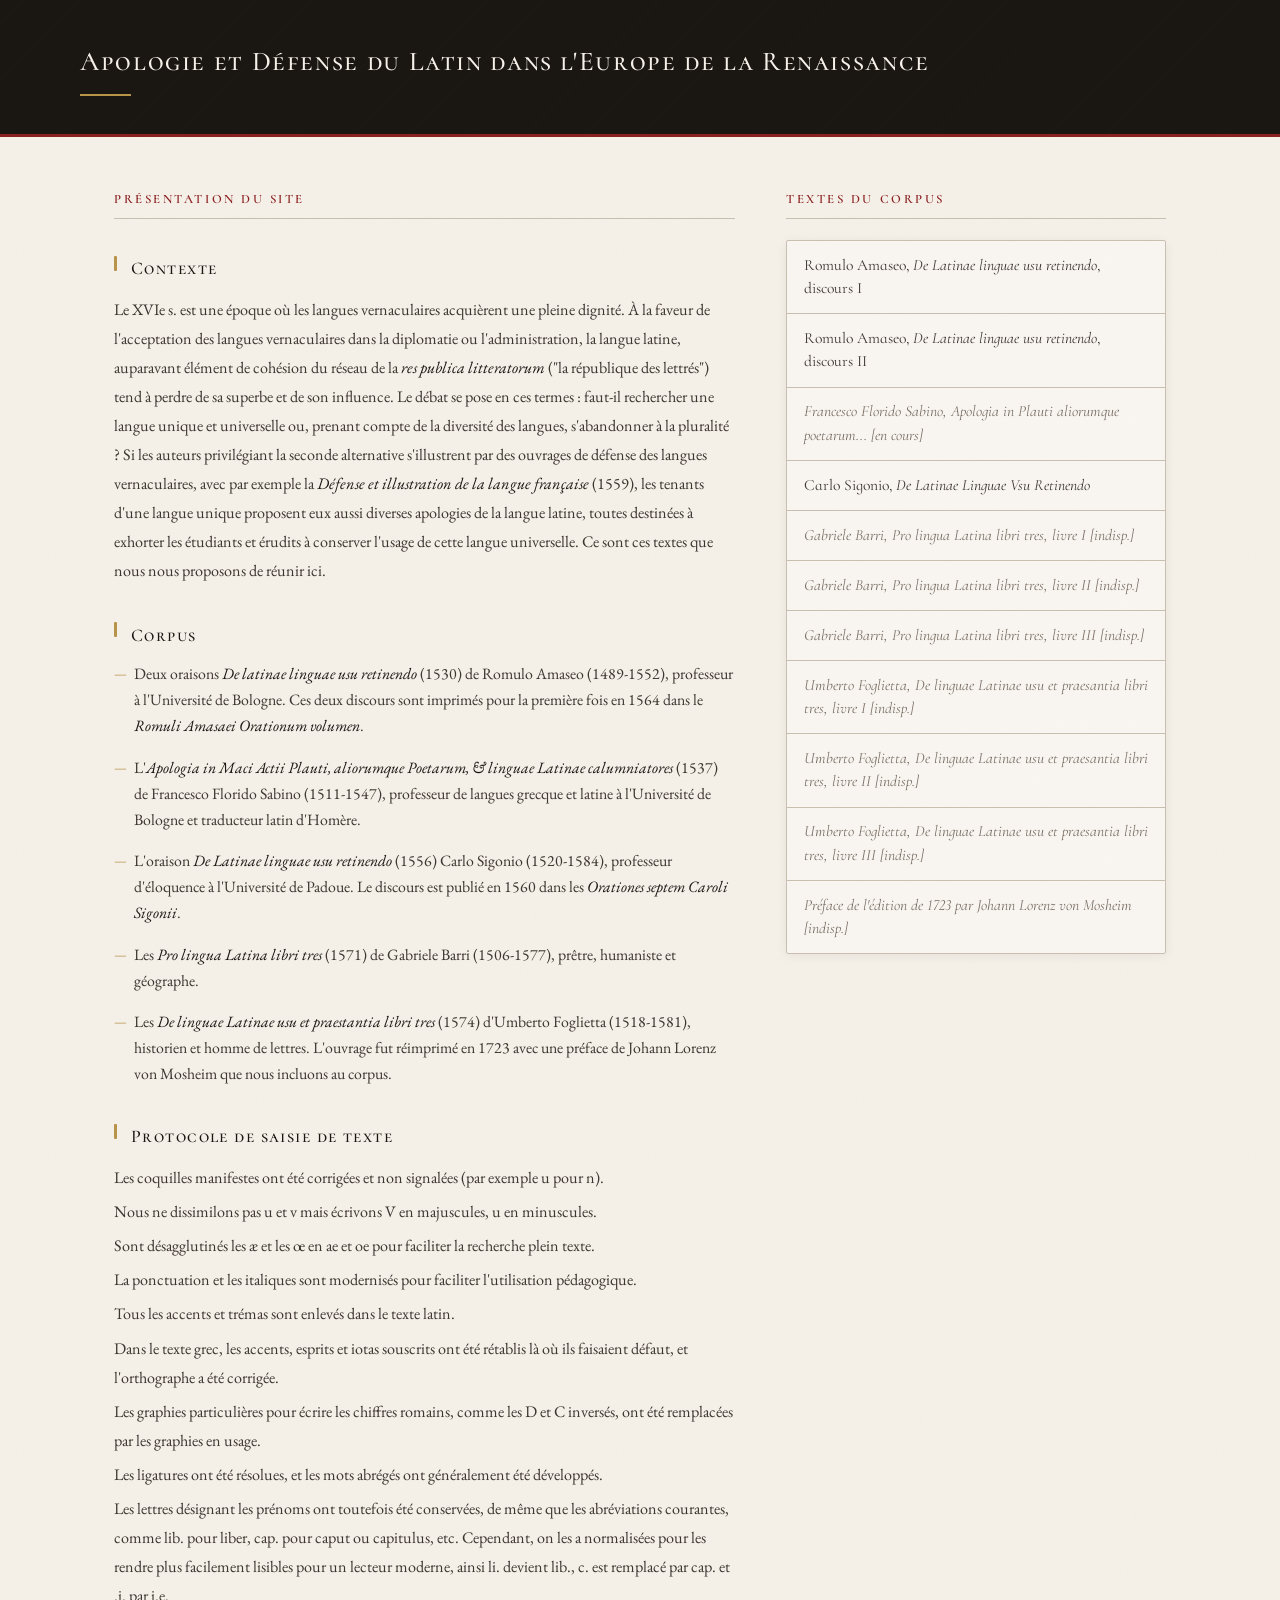
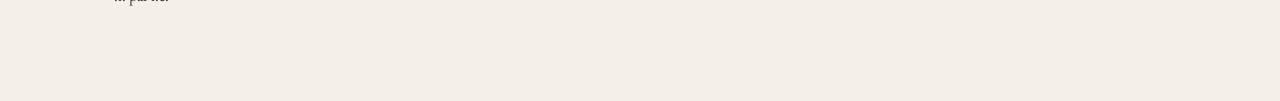
<file: index.html>
<!DOCTYPE html>
<html>
  <head>
    <meta charset="UTF-8">
    <title>ADLER - Menu</title>
    <style>
/* ============================================================
   ADLER — CSS
   Aesthetic: Editorial humaniste, sobre et raffiné
   Palette: ivoire chaud, encre noire, rouge Renaissance
   ============================================================ */

@import url('https://fonts.googleapis.com/css2?family=EB+Garamond:ital,wght@0,400;0,500;0,600;1,400;1,500&family=Cormorant+SC:wght@400;500;600&family=Cormorant+Infant:ital,wght@0,300;0,400;1,300;1,400&display=swap');

/* ── Variables ─────────────────────────────────────────────── */
:root {
  --cream:       #f5f0e8;
  --cream-dark:  #ede6d6;
  --ink:         #1a1612;
  --ink-mid:     #3d3530;
  --ink-light:   #7a6f65;
  --red:         #8b2020;
  --red-light:   #a83030;
  --gold:        #b8944a;
  --border:      #c8bfb0;

  --font-title:  'Cormorant SC', serif;
  --font-body:   'EB Garamond', serif;
  --font-sub:    'Cormorant Infant', serif;

  --max-width:   1120px;
  --col-gap:     3rem;
}

/* ── Reset & base ───────────────────────────────────────────── */
*, *::before, *::after {
  box-sizing: border-box;
  margin: 0;
  padding: 0;
}

html {
  font-size: 17px;
  scroll-behavior: smooth;
}

body {
  background-color: var(--cream);
  color: var(--ink);
  font-family: var(--font-body);
  font-size: 1rem;
  line-height: 1.75;
  min-height: 100vh;
  /* Subtle paper texture via noise */
  background-image:
    url("data:image/svg+xml,%3Csvg xmlns='http://www.w3.org/2000/svg' width='300' height='300'%3E%3Cfilter id='n'%3E%3CfeTurbulence type='fractalNoise' baseFrequency='0.75' numOctaves='4' stitchTiles='stitch'/%3E%3CfeColorMatrix type='saturate' values='0'/%3E%3C/filter%3E%3Crect width='300' height='300' filter='url(%23n)' opacity='0.03'/%3E%3C/svg%3E");
}

/* ── Header ─────────────────────────────────────────────────── */
header {
  background-color: var(--ink);
  color: var(--cream);
  padding: 2.5rem 3rem 2.2rem;
  border-bottom: 3px solid var(--red);
  position: relative;
  overflow: hidden;
}

header::before {
  content: '';
  position: absolute;
  inset: 0;
  background: repeating-linear-gradient(
    -45deg,
    transparent,
    transparent 40px,
    rgba(255,255,255,0.015) 40px,
    rgba(255,255,255,0.015) 41px
  );
  pointer-events: none;
}

header h1 {
  font-family: var(--font-title);
  font-size: clamp(1.1rem, 2.5vw, 1.6rem);
  font-weight: 500;
  letter-spacing: 0.06em;
  line-height: 1.4;
  max-width: var(--max-width);
  margin: 0 auto;
  color: var(--cream);
  position: relative;
}

header h1::after {
  content: '';
  display: block;
  width: 3rem;
  height: 2px;
  background: var(--gold);
  margin-top: 0.8rem;
}

/* ── Main layout ────────────────────────────────────────────── */
main {
  display: grid;
  grid-template-columns: 1fr 380px;
  gap: var(--col-gap);
  max-width: var(--max-width);
  margin: 0 auto;
  padding: 3rem 2rem 5rem;
}

/* ── Left column ────────────────────────────────────────────── */
#left-col h2 {
  font-family: var(--font-title);
  font-size: 0.75rem;
  font-weight: 600;
  letter-spacing: 0.2em;
  text-transform: uppercase;
  color: var(--red);
  margin-bottom: 1.8rem;
  padding-bottom: 0.5rem;
  border-bottom: 1px solid var(--border);
}

#presentation {
  color: var(--ink-mid);
}

#presentation h3 {
  font-family: var(--font-title);
  font-size: 1.05rem;
  font-weight: 500;
  letter-spacing: 0.08em;
  color: var(--ink);
  margin: 2rem 0 0.6rem;
  position: relative;
  padding-left: 1rem;
}

#presentation h3::before {
  content: '';
  position: absolute;
  left: 0;
  top: 0.15em;
  height: 0.85em;
  width: 3px;
  background: var(--gold);
  border-radius: 1px;
}

#presentation span {
  display: block;
  font-size: 0.95rem;
  line-height: 1.8;
  color: var(--ink-mid);
}

#presentation br {
  display: block;
  content: '';
  margin-top: 0.3rem;
}

/* Corpus list */
#presentation ul {
  list-style: none;
  padding: 0;
  margin: 0.5rem 0 0;
  display: flex;
  flex-direction: column;
  gap: 0.9rem;
}

#presentation ul li {
  font-size: 0.93rem;
  line-height: 1.65;
  padding-left: 1.2rem;
  position: relative;
  color: var(--ink-mid);
}

#presentation ul li::before {
  content: '—';
  position: absolute;
  left: 0;
  color: var(--gold);
  font-size: 0.8rem;
  top: 0.1em;
}

#presentation i {
  font-style: italic;
  color: var(--ink);
}

/* ── Right column ───────────────────────────────────────────── */
#right-col {
  position: sticky;
  top: 2rem;
  align-self: start;
}

#right-col::before {
  content: 'Textes du corpus';
  display: block;
  font-family: var(--font-title);
  font-size: 0.75rem;
  font-weight: 600;
  letter-spacing: 0.2em;
  text-transform: uppercase;
  color: var(--red);
  margin-bottom: 1.2rem;
  padding-bottom: 0.5rem;
  border-bottom: 1px solid var(--border);
}

#textes {
  list-style: none;
  padding: 0;
  border: 1px solid var(--border);
  background: rgba(255,255,255,0.4);
  border-radius: 2px;
  overflow: hidden;
  box-shadow: 0 2px 12px rgba(26,22,18,0.06);
}

#textes li {
  border-bottom: 1px solid var(--border);
  transition: background 0.15s ease;
}

#textes li:last-child {
  border-bottom: none;
}

#textes li:hover {
  background: rgba(184, 148, 74, 0.08);
}

#textes li a {
  display: block;
  padding: 0.75rem 1rem;
  font-family: var(--font-sub);
  font-size: 0.92rem;
  line-height: 1.5;
  color: var(--ink-mid);
  text-decoration: none;
  transition: color 0.15s ease, padding-left 0.2s ease;
}

#textes li a:hover {
  color: var(--red);
  padding-left: 1.3rem;
}

/* Liens actifs vs indisponibles */
#textes li a[href="#"] {
  color: var(--ink-light);
  cursor: default;
  font-style: italic;
  pointer-events: none;
}

#textes li a[href="#"]:hover {
  color: var(--ink-light);
  padding-left: 1rem;
}

#textes li a i {
  font-style: italic;
}

/* ── Responsive ─────────────────────────────────────────────── */
@media (max-width: 800px) {
  main {
    grid-template-columns: 1fr;
    padding: 2rem 1.2rem 4rem;
  }

  #right-col {
    position: static;
    order: -1;
  }

  header {
    padding: 1.8rem 1.5rem;
  }
}

/* ── Scrollbar ──────────────────────────────────────────────── */
::-webkit-scrollbar { width: 6px; }
::-webkit-scrollbar-track { background: var(--cream-dark); }
::-webkit-scrollbar-thumb { background: var(--border); border-radius: 3px; }
::-webkit-scrollbar-thumb:hover { background: var(--gold); }

    </style>
  </head>
  <body>
    <header>
      <h1>Apologie et Défense du Latin dans l'Europe de la Renaissance</h1>
    </header>
    <main>
      <div id="left-col">
        <h2>Présentation du site</h2>
        <div id="presentation">
<h3>Contexte</h3><span>Le XVIe s. est une époque où les langues vernaculaires acquièrent une pleine dignité.
  À la faveur de l'acceptation des langues vernaculaires dans la diplomatie ou l'administration, la langue latine,
  auparavant élément de cohésion du réseau de la <i>res publica litteratorum</i> ("la république des lettrés") tend à perdre de sa superbe et de son influence.
  Le débat se pose en ces termes : faut-il rechercher une langue unique et universelle ou, prenant compte de la diversité des langues, s'abandonner à la pluralité ?
  Si les auteurs privilégiant la seconde alternative s'illustrent par des ouvrages de défense des langues vernaculaires, avec par exemple la <i>Défense et illustration de la langue française</i> (1559),
  les tenants d'une langue unique proposent eux aussi diverses apologies de la langue latine, toutes destinées à exhorter les étudiants et érudits à conserver l'usage de cette langue universelle.
  Ce sont ces textes que nous nous proposons de réunir ici.
</span>
          <h3>Corpus</h3>
            <ul>
<li>Deux oraisons <i>De latinae linguae usu retinendo</i> (1530) de Romulo Amaseo (1489-1552), professeur à l'Université de Bologne.
  Ces deux discours sont imprimés pour la première fois en 1564 dans le <i>Romuli Amasaei Orationum volumen</i>.</li>
<li>L'<i>Apologia in Maci Actii Plauti, aliorumque Poetarum, & linguae Latinae calumniatores</i> (1537) de Francesco Florido Sabino (1511-1547), professeur de langues grecque et latine à l'Université de Bologne et traducteur latin d'Homère.</li>
<li>L'oraison <i>De Latinae linguae usu retinendo</i> (1556) Carlo Sigonio (1520-1584), professeur d'éloquence à l'Université de Padoue. Le discours est publié en 1560 dans les <i>Orationes septem Caroli Sigonii</i>.</li>
<li>Les <i>Pro lingua Latina libri tres</i> (1571) de Gabriele Barri (1506-1577), prêtre, humaniste et géographe.</li>
<li>Les <i>De linguae Latinae usu et praestantia libri tres</i> (1574) d'Umberto Foglietta (1518-1581), historien et homme de lettres.
  L'ouvrage fut réimprimé en 1723 avec une préface de Johann Lorenz von Mosheim que nous incluons au corpus.</li>
            </ul>

          <h3>Protocole de saisie de texte</h3>
        <span>Les coquilles manifestes ont été corrigées et non signalées (par exemple u pour n).<br>
          Nous ne dissimilons pas u et v mais écrivons V en majuscules, u en minuscules.<br>
          Sont désagglutinés les æ et les œ en ae et oe pour faciliter la recherche plein texte.<br>
        La ponctuation et les italiques sont modernisés pour faciliter l'utilisation pédagogique.<br>
      Tous les accents et trémas sont enlevés dans le texte latin.<br>
      Dans le texte grec, les accents, esprits et iotas souscrits ont été rétablis là où ils faisaient défaut, et l'orthographe a été corrigée. <br>
      Les graphies particulières pour écrire les chiffres romains, comme les D et C inversés, ont été remplacées par les graphies en usage.<br>
      Les ligatures ont été résolues, et les mots abrégés ont généralement été développés.<br>
      Les lettres désignant les prénoms ont toutefois été conservées, de même que les abréviations courantes, comme lib. pour liber,
      cap. pour caput ou capitulus, etc. Cependant, on les a normalisées pour les rendre plus facilement lisibles pour un lecteur moderne, ainsi li. devient lib.,
      c. est remplacé par cap. et .i. par i.e.<br>
    </span>
        </div>
      </div>
      <div id="right-col">
            <ul id="textes">
              <li><a href="./html/amaseo_o1.html">Romulo Amaseo, <i>De Latinae linguae usu retinendo</i>, discours I</a></li>
              <li><a href="./html/amaseo_o2.html">Romulo Amaseo, <i>De Latinae linguae usu retinendo</i>, discours II</a></li>
              <li><a href="#">Francesco Florido Sabino, <i>Apologia in Plauti aliorumque poetarum...</i> [en cours]</a></li>
              <li><a href="./html/sigonio.html">Carlo Sigonio, <i>De Latinae Linguae Vsu Retinendo</i></a></li>
              <li><a href="#">Gabriele Barri, <i>Pro lingua Latina libri tres</i>, livre I [indisp.]</a></li>
              <li><a href="#">Gabriele Barri, <i>Pro lingua Latina libri tres</i>, livre II [indisp.]</a></li>
              <li><a href="#">Gabriele Barri, <i>Pro lingua Latina libri tres</i>, livre III [indisp.]</a></li>
              <li><a href="#">Umberto Foglietta, <i>De linguae Latinae usu et praesantia libri tres</i>, livre I [indisp.]</a></li>
              <li><a href="#">Umberto Foglietta, <i>De linguae Latinae usu et praesantia libri tres</i>, livre II [indisp.]</a></li>
              <li><a href="#">Umberto Foglietta, <i>De linguae Latinae usu et praesantia libri tres</i>, livre III [indisp.]</a></li>
              <li><a href="#">Préface de l'édition de 1723 par Johann Lorenz von Mosheim [indisp.]</a></li>
            </ul>
      </div>
    </main>
  </body>
</html>
</file>
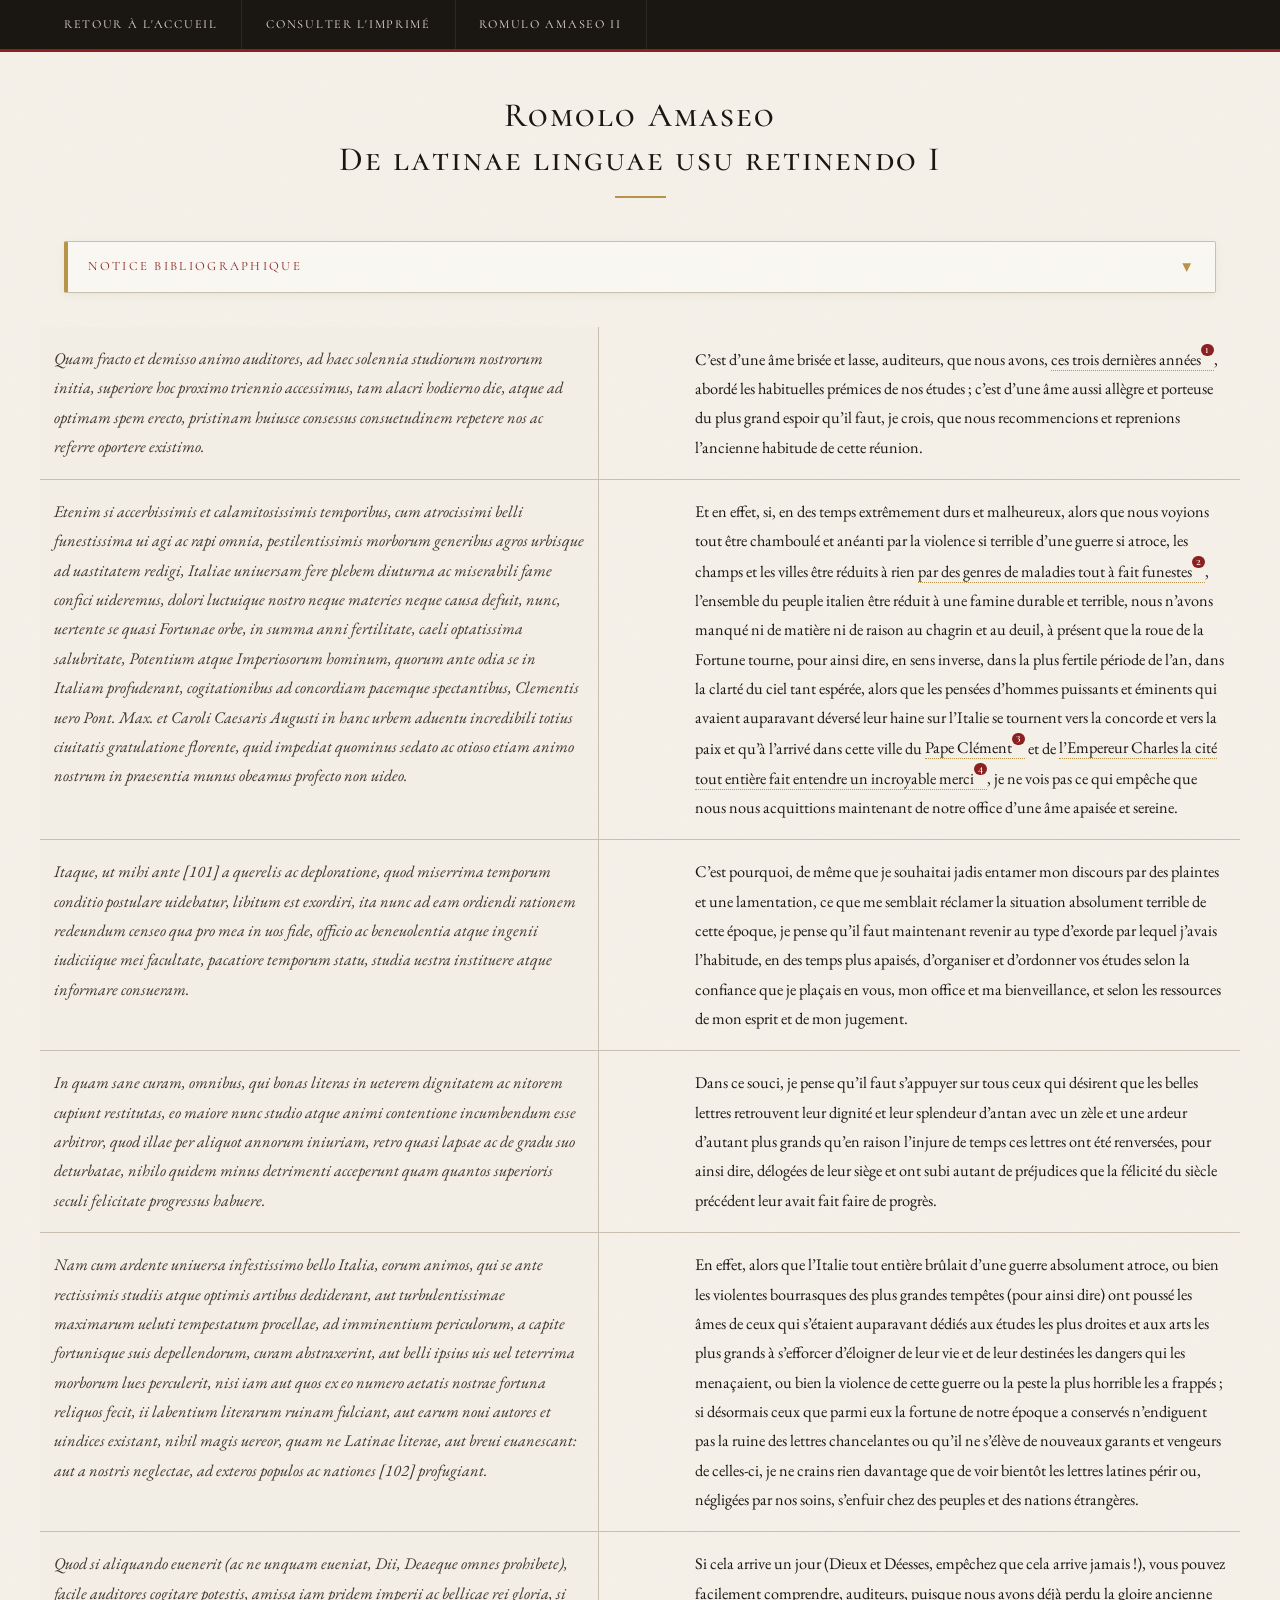
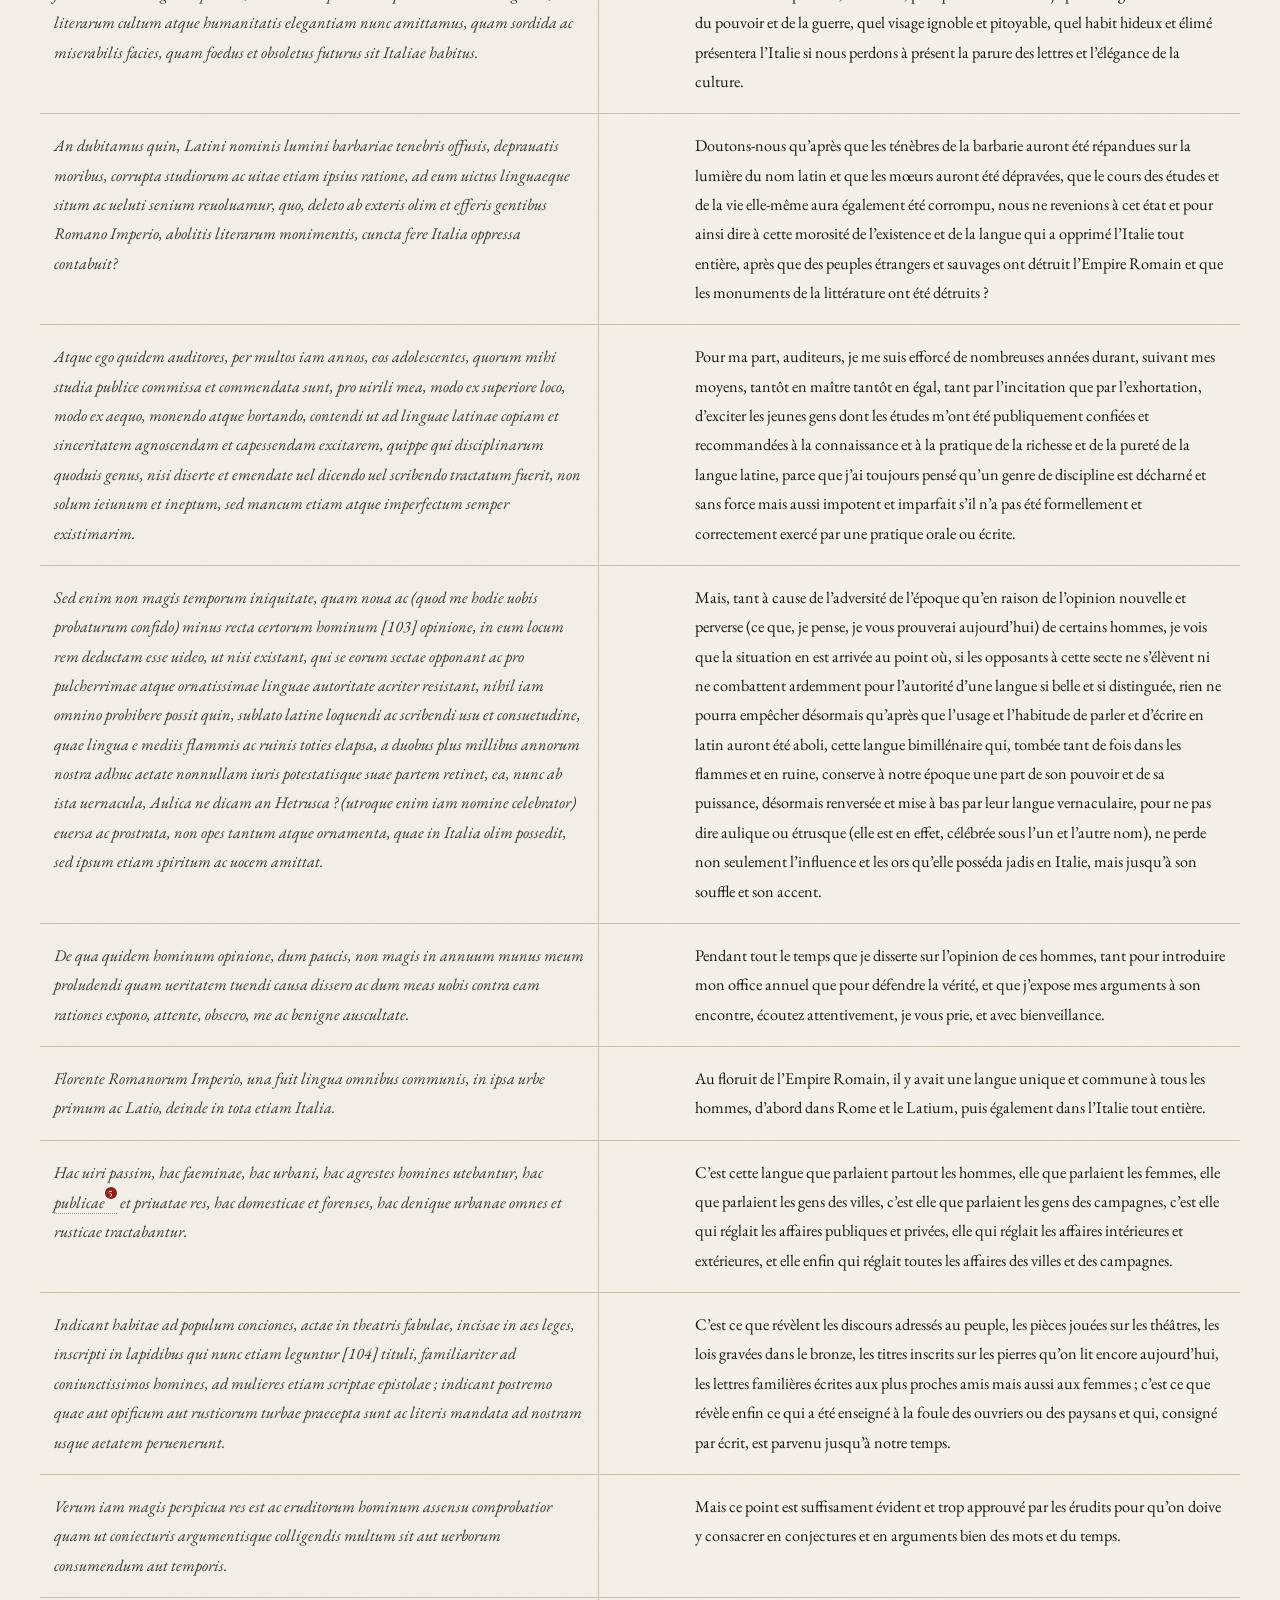
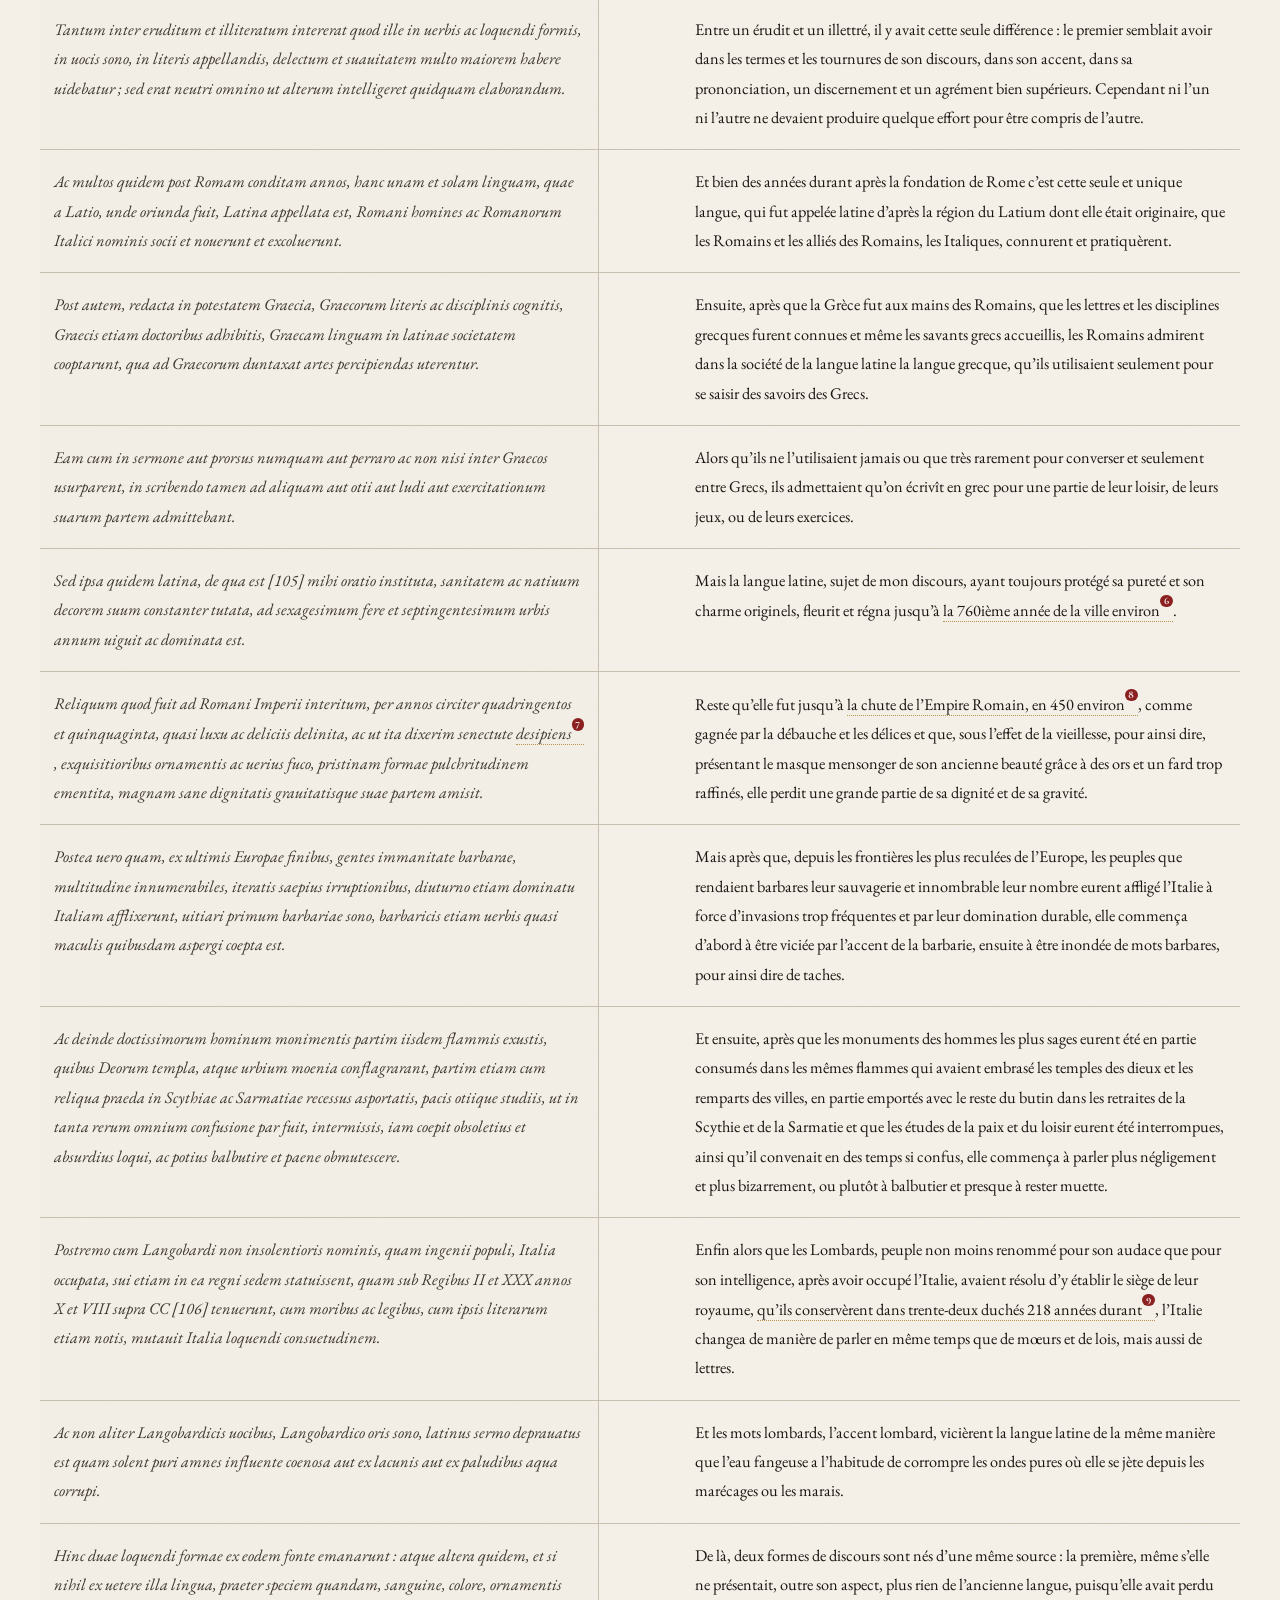
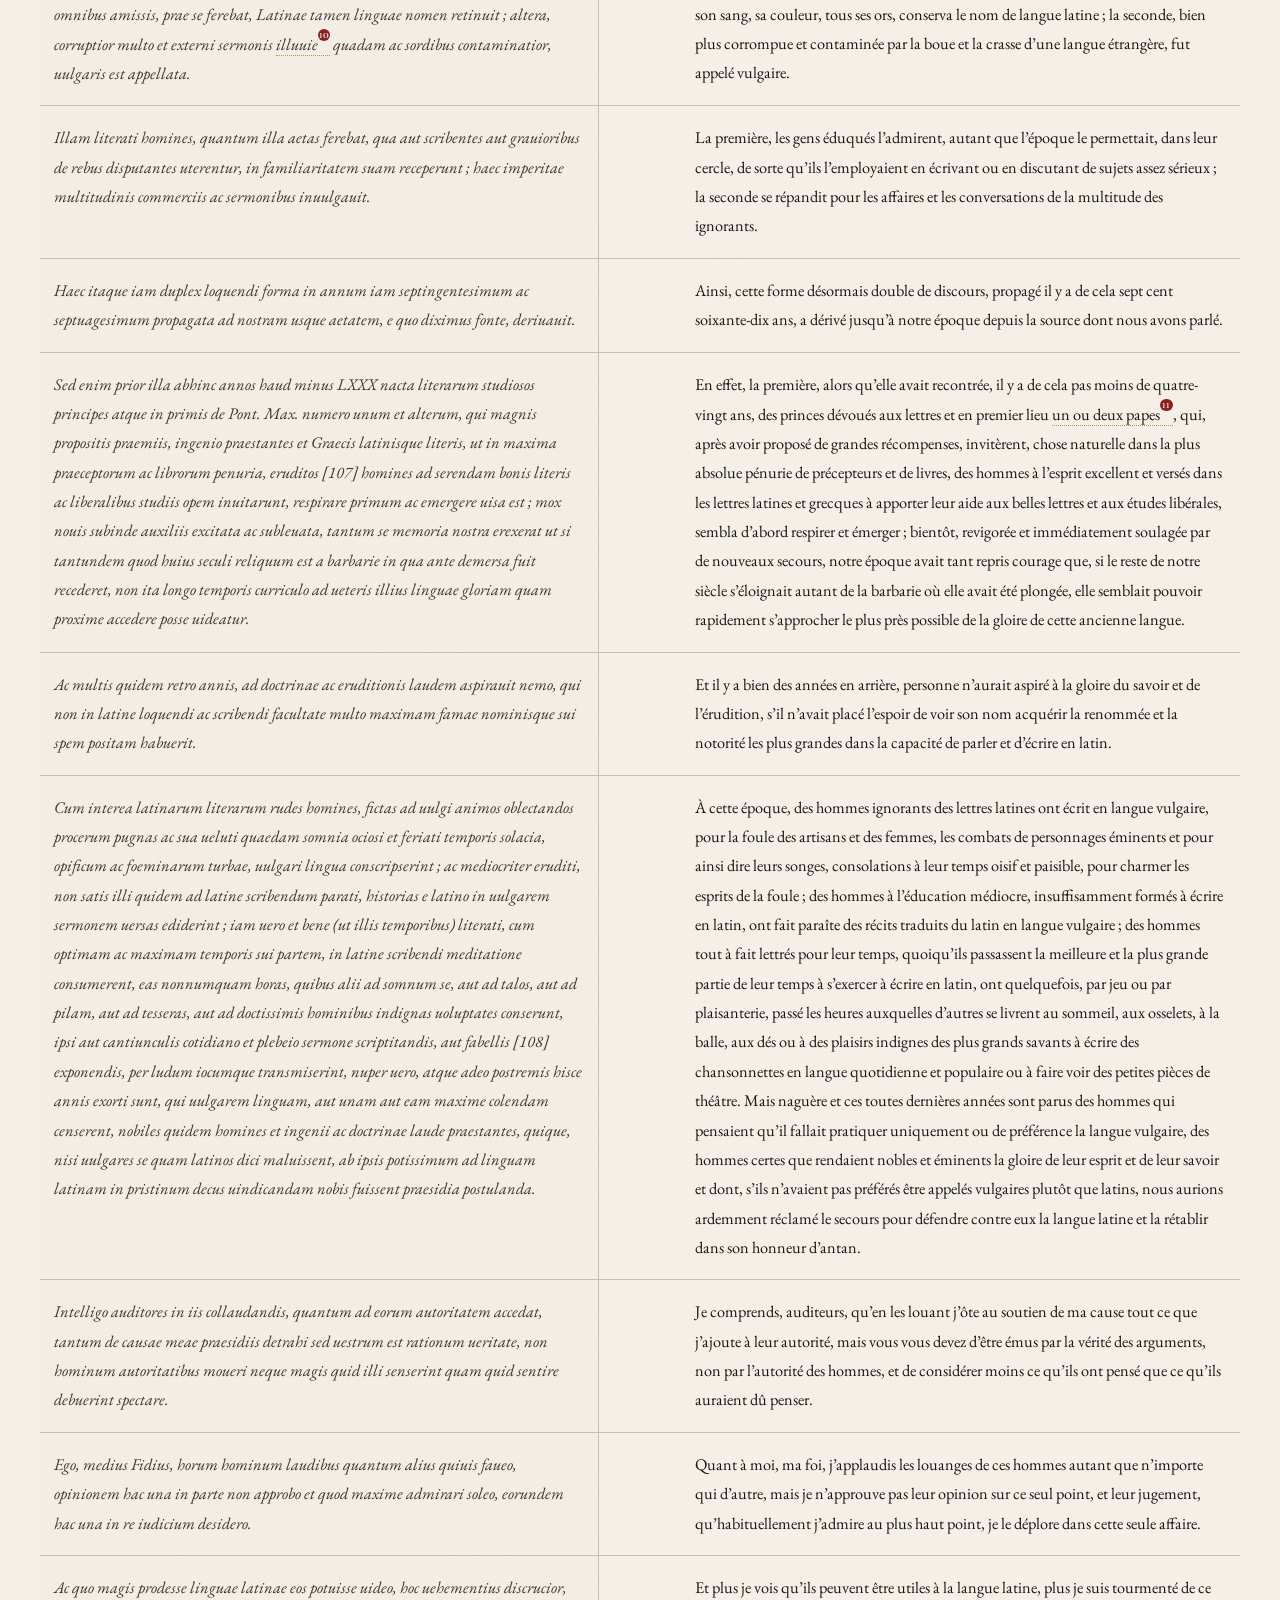
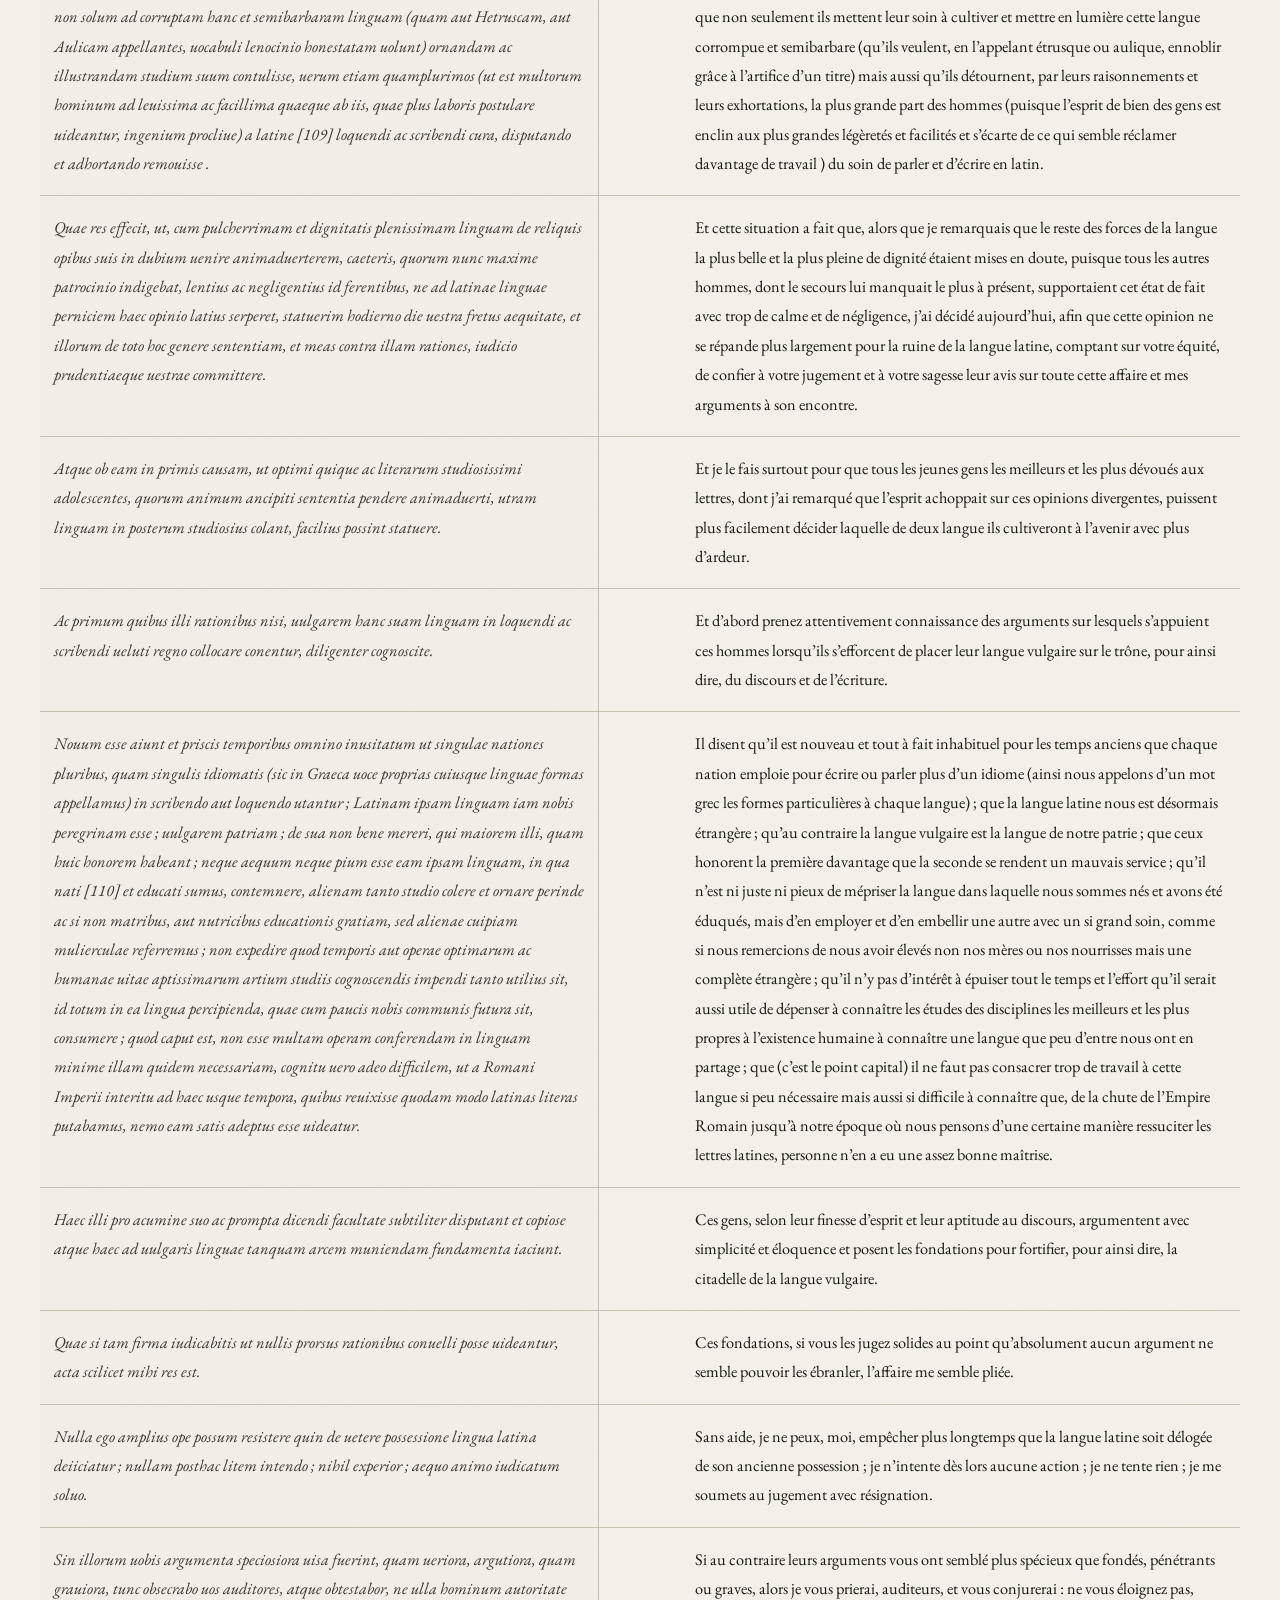
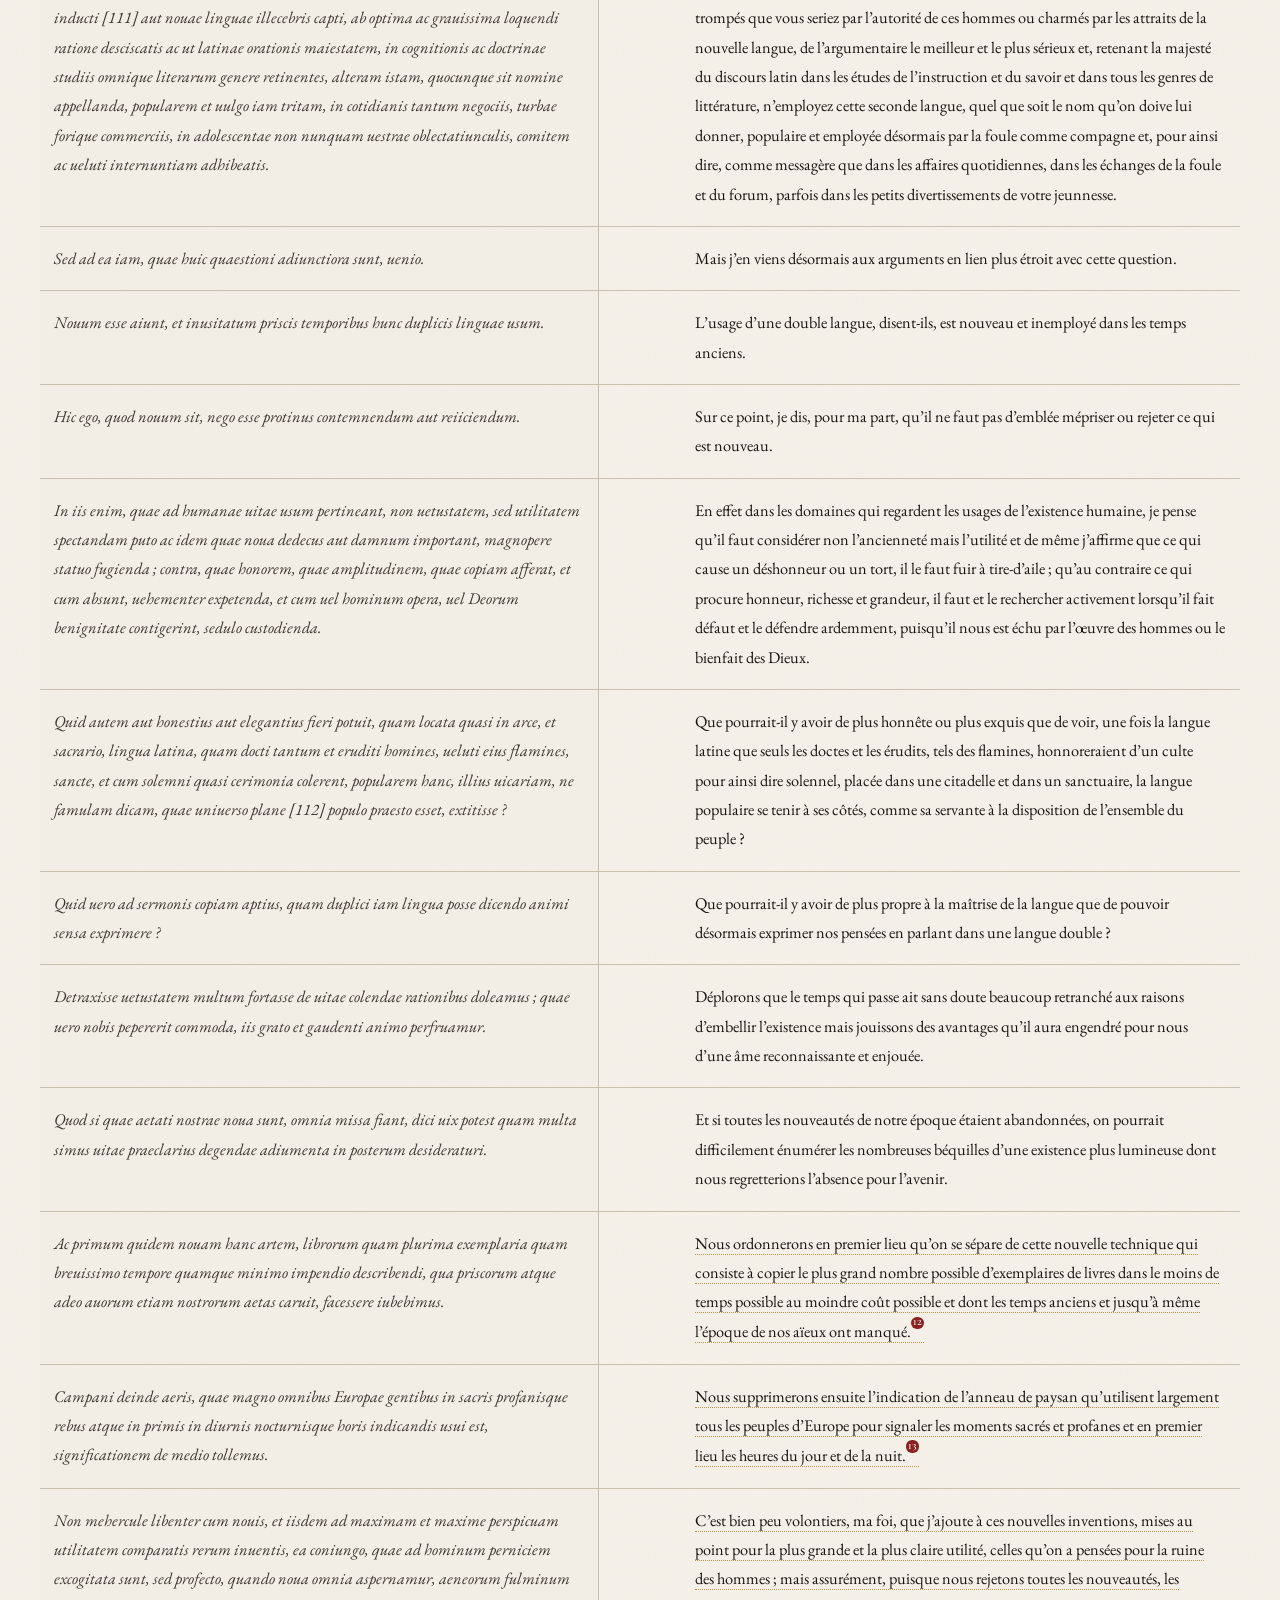
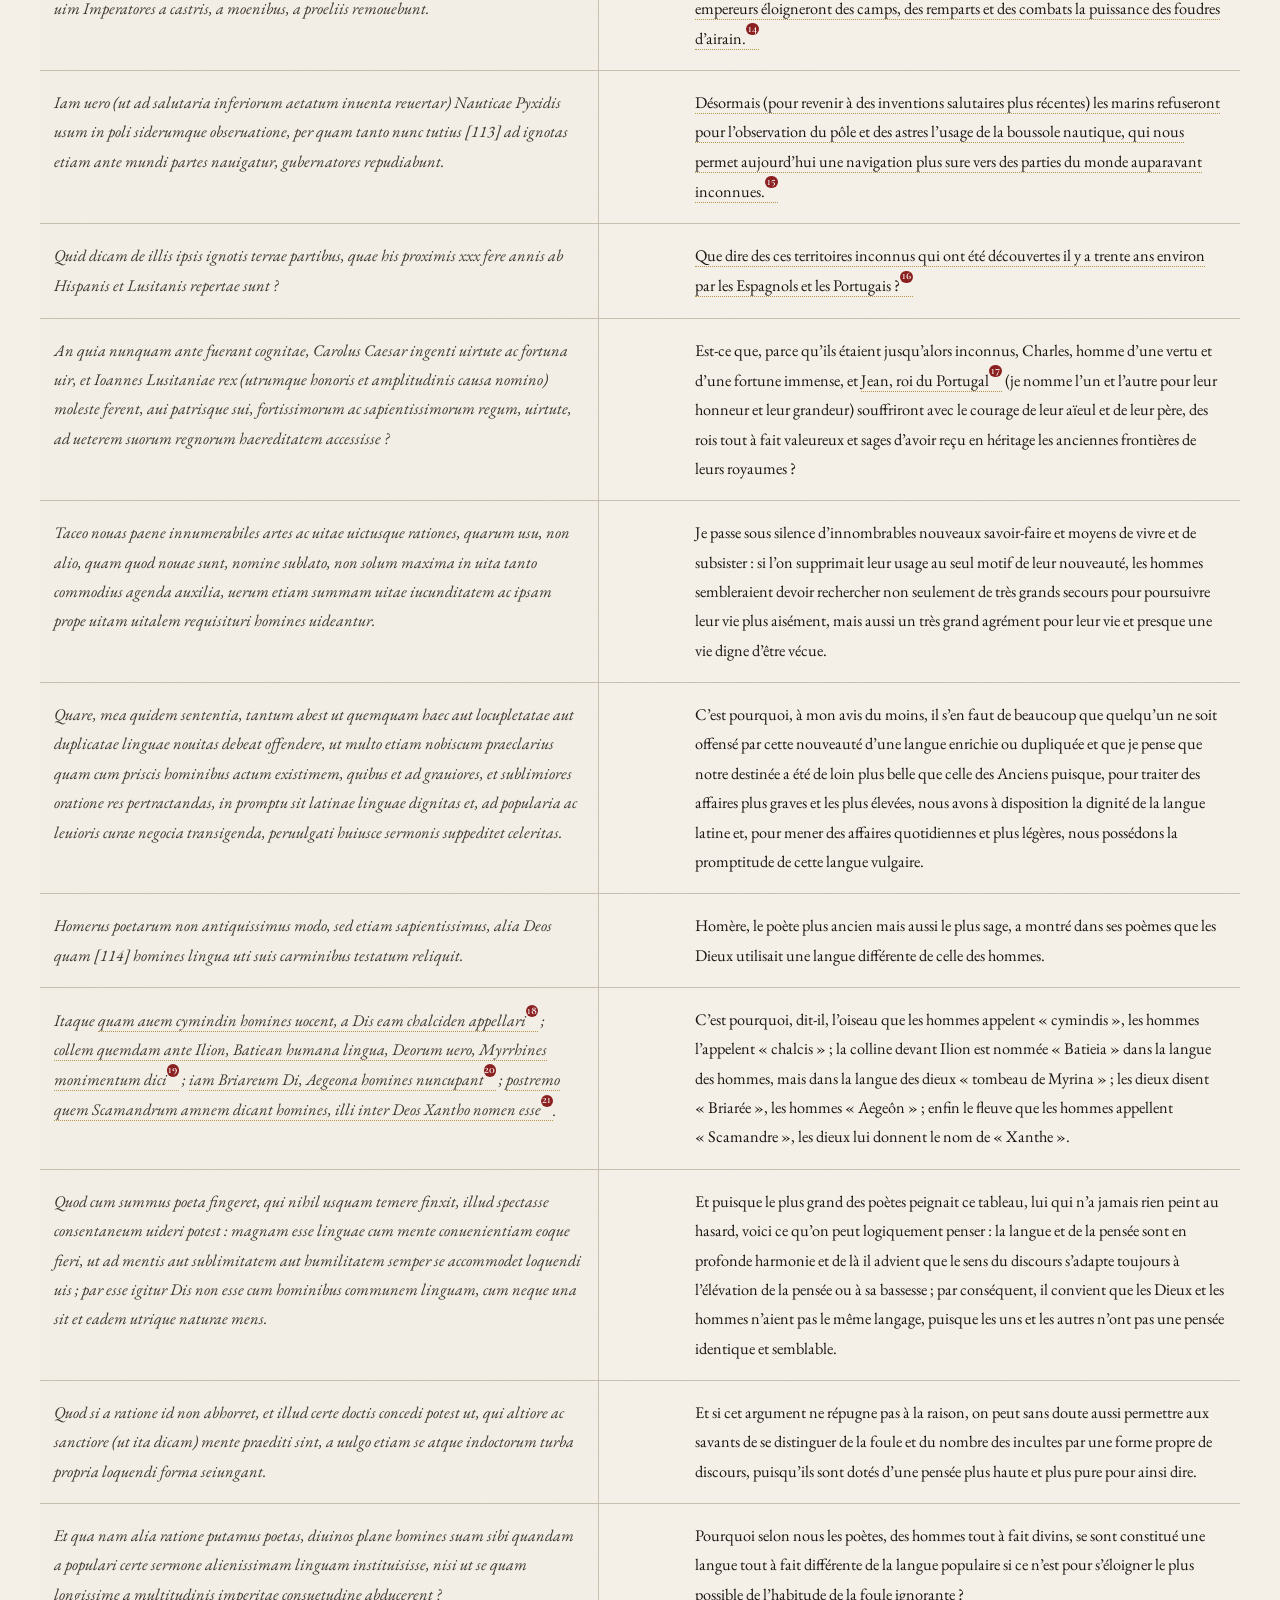
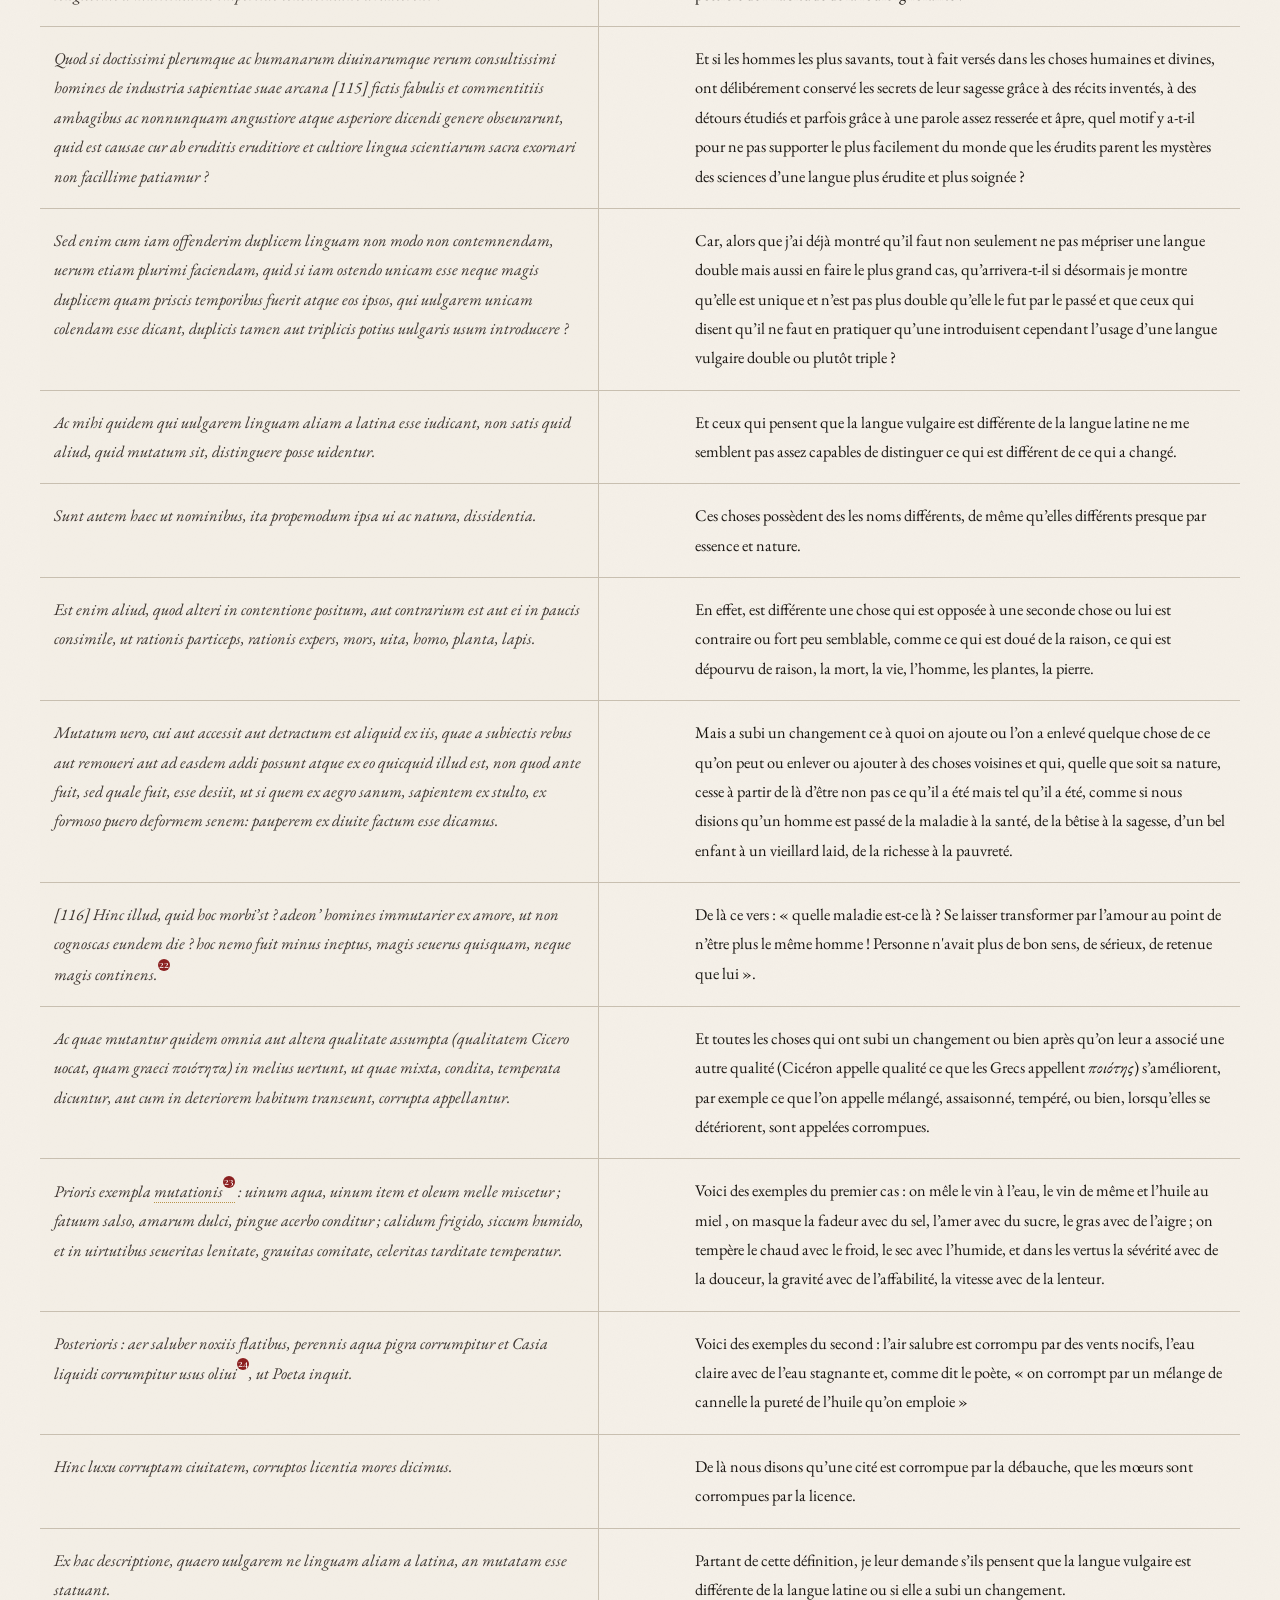
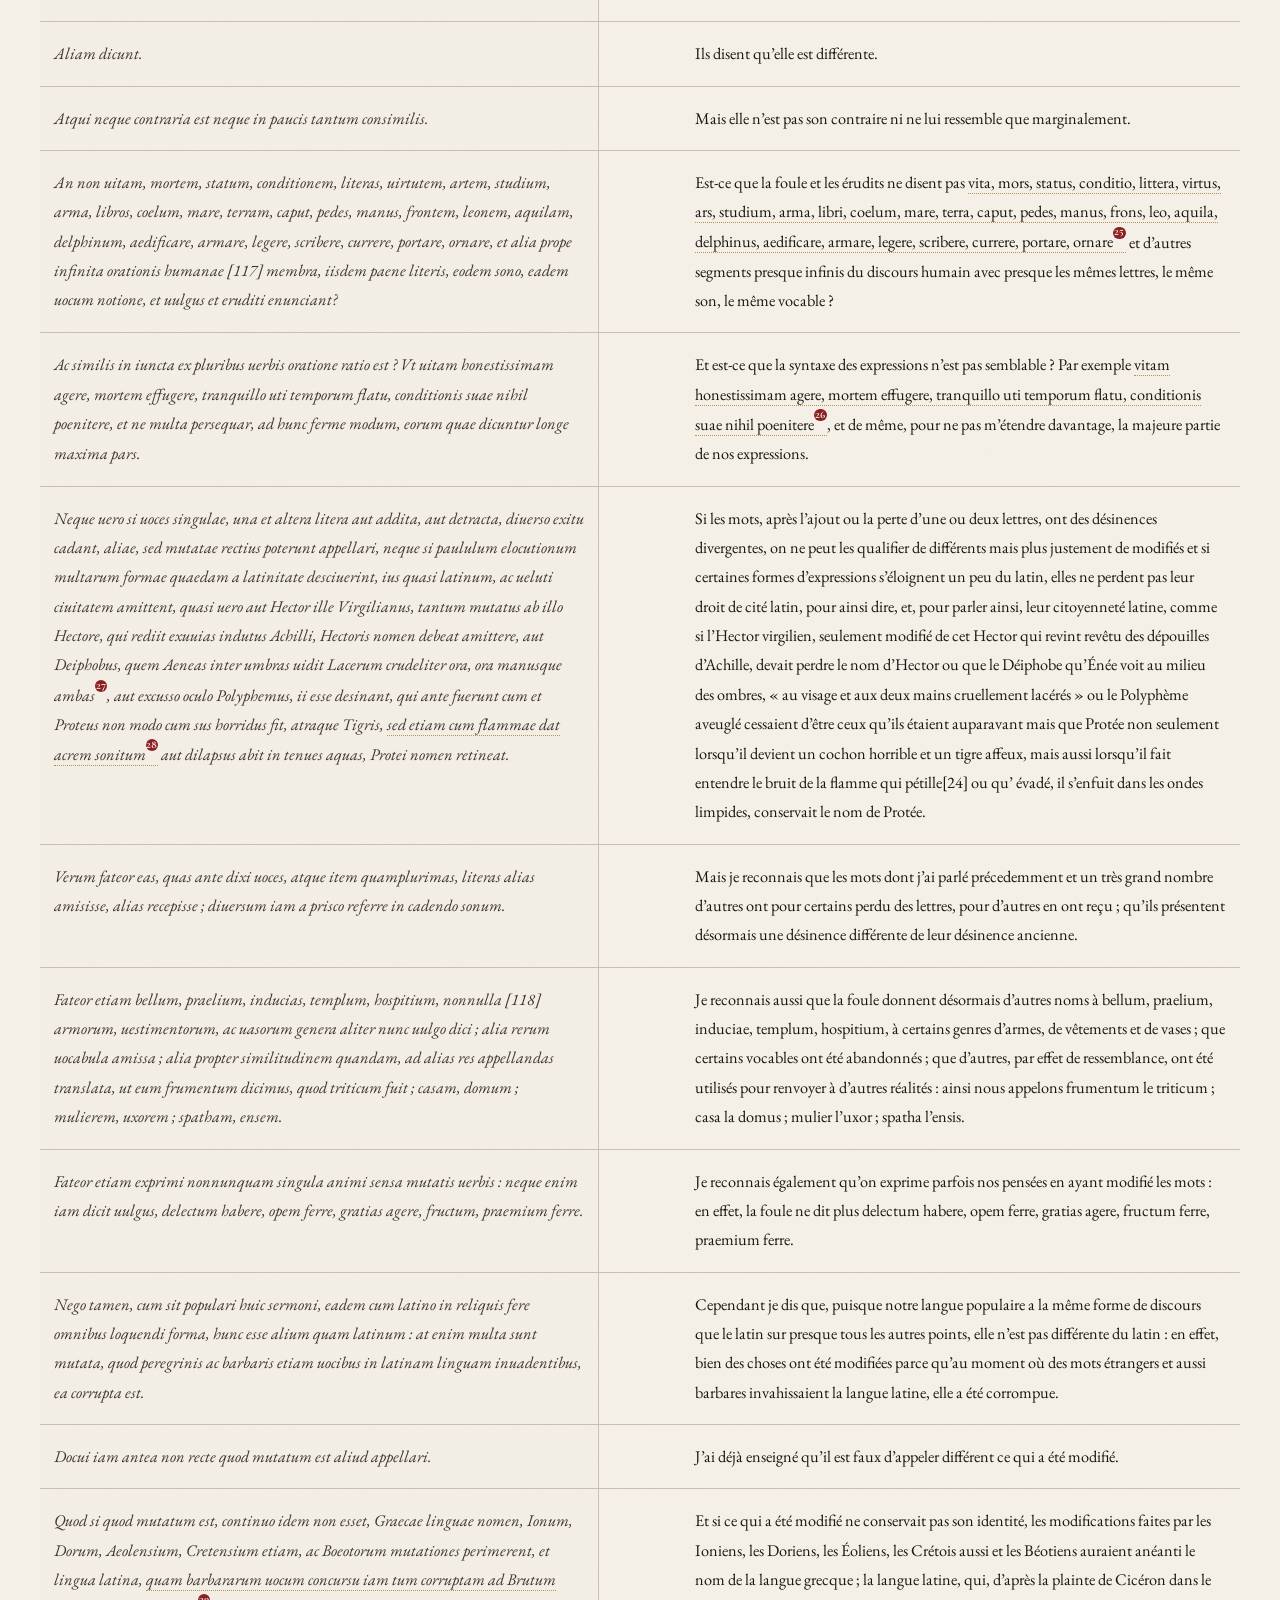
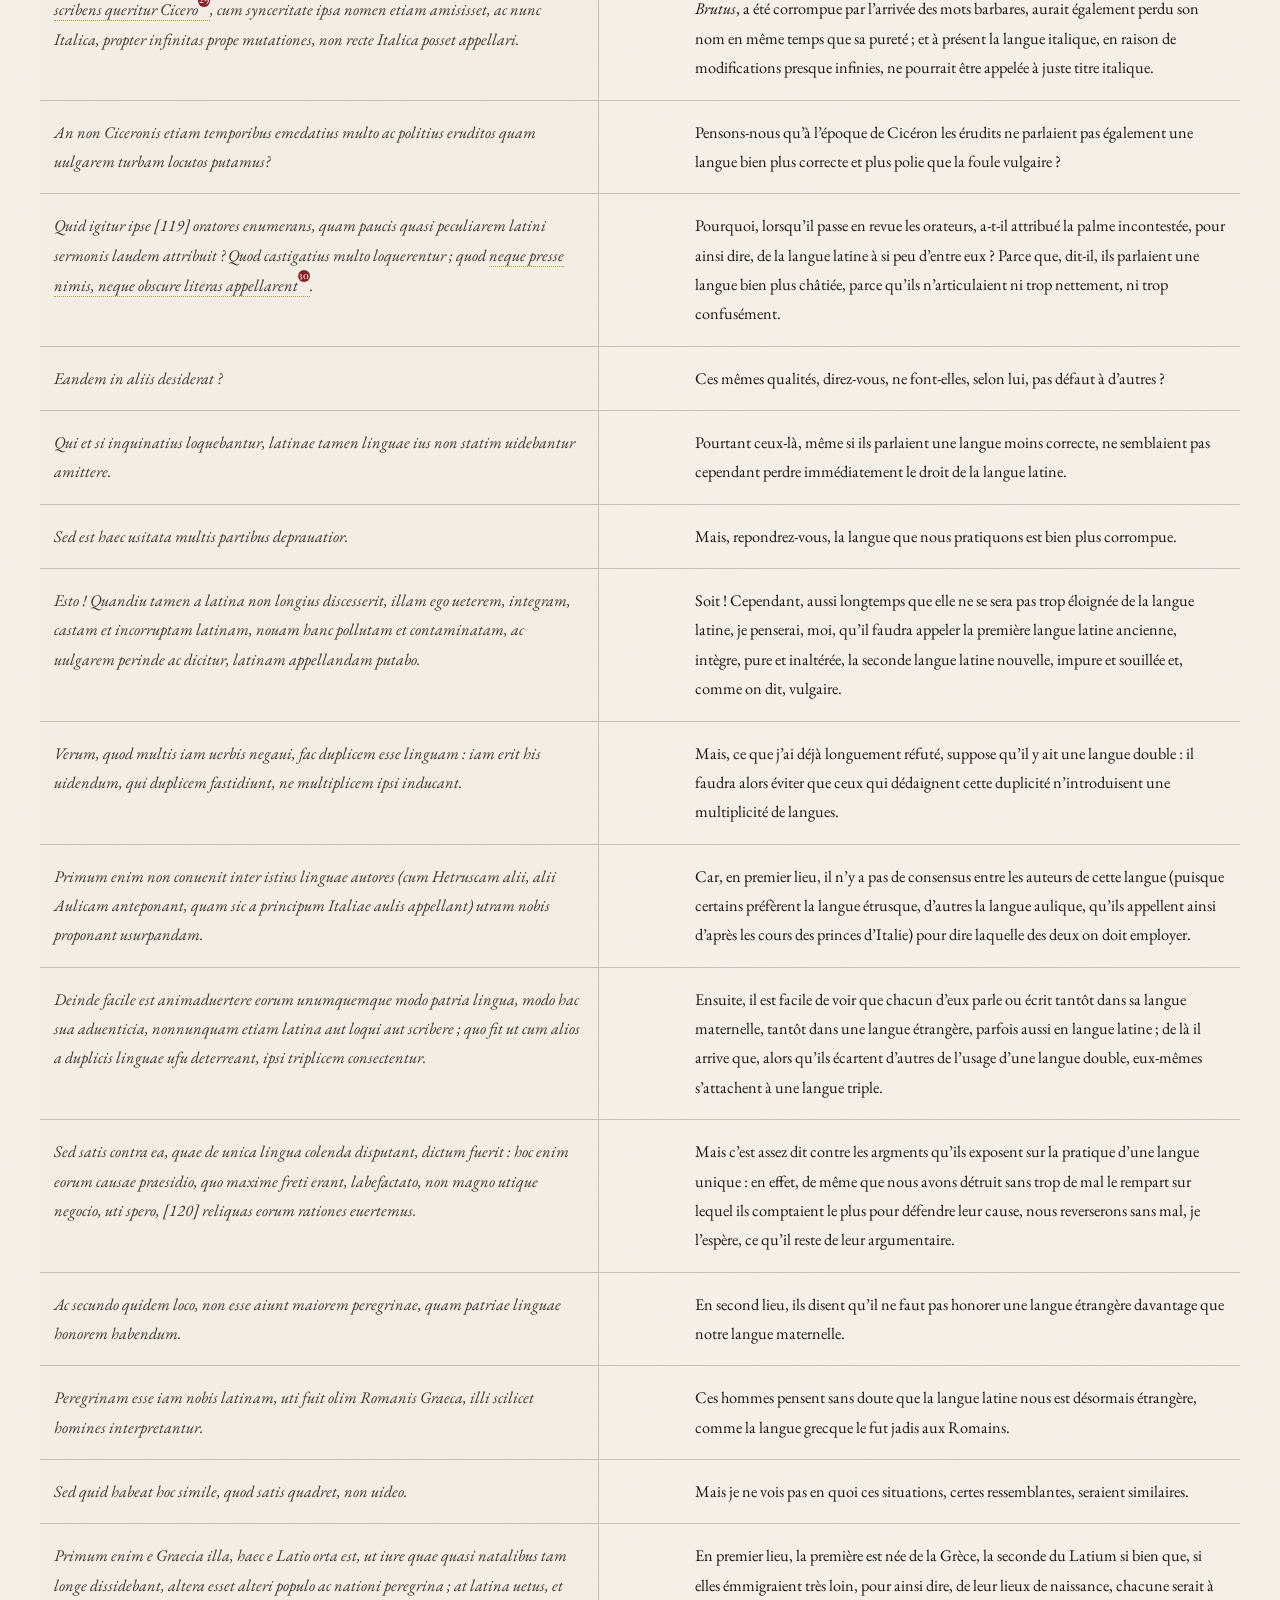
<file: html/amaseo_o1.html>
<html>
   <head>
      <meta name="viewport" content="width=device-width, initial-scale=1">
      <meta http-equiv="Content-Type" content="text/html; charset=UTF-8">
      <link rel="stylesheet" href="https://use.fontawesome.com/releases/v5.14.0/css/all.css" integrity="sha384-HzLeBuhoNPvSl5KYnjx0BT+WB0QEEqLprO+NBkkk5gbc67FTaL7XIGa2w1L0Xbgc" crossorigin="anonymous">
      <link rel="stylesheet" type="text/css" href="../css/style_textes.css">
      <title>Romolo Amaseo - De latinae linguae usu retinendo I</title>
   </head>
   <header>
     <nav>
       <ul class="menu">
         <li><a href="../index.html">Retour à l'accueil</a></li>
         <li><a href="https://books.google.fr/books?id=DX5nAAAAcAAJ&printsec=frontcover&source=gbs_book_other_versions_r&redir_esc=y#v=onepage&q&f=false">Consulter l'imprimé</a></li>
         <li><a href="./amaseo_02.html">Romulo Amaseo II</a></li>

       </ul>
     </nav>
   </header>
   <body>
      <h1>Romolo Amaseo<br>De latinae linguae usu retinendo I</h1>
            <div id="notice" data-char-num="(~71843 car.)" style="border: 3px solid Moccasin; padding: 3px; margin-left: 7%; margin-right: 7%">
         <h2>Notice</h2>
         <p id="source"><span class="font-weight-bold">Source : </span><span id="bibl_1">Romulo Amaseo, <i>Romuli Amasei Orationum uolumen</i>, Ioannes Rubrius, Bononiae, <span title="1564">1564</span>. </span></p>
         <p id="presentation"><span class="font-weight-bold">Présentation</span><p>Humaniste (Udine 1489 - Rome 1552). Il fut lecteur au Studio de
               Bologne
               (1513-1520), au Studio de Padoue (1520-1524), à nouveau à Bologne (1524-1544) et enfin
               à
               la Sapienza de Rome (1544-1550).
               Dans deux oraisons <i>De latinae linguae usu retinendo</i>, prononcées à Bologne
               en 1529 et auxquelles il doit sa renommée, il défend l'usage du latin contre
               la
               langue vernaculaire dans les œuvres littéraires. Il publie également des versions latines des
               classiques grecs (Xénophon, Pausanias).
             </p>
         </p>
         <p id="bibliographie"><span class="font-weight-bold">Bibliographie</span><ul>
               <li><span id="bibl_2">Fiche BNF<a target="_blank" href="https://catalogue.bnf.fr/ark:/12148/cb102983186"><i class="fas fa-link"></i></a></span></li>
               <li><span id="bibl_3">Fiche <i>Dizionario biografico degli italiani<a target="_blank" href="https://www.treccani.it/enciclopedia/romolo-quirino-amaseo_(Dizionario-Biografico)"><i class="fas fa-link"></i></a></i></span></li>
               <li><span id="bibl_4">Page Wikipedia<a target="_blank" href="https://fr.wikipedia.org/wiki/Romolo_Quirino_Amaseo"><i class="fas fa-link"></i></a></span></li>
               <li><span id="bibl_5">Tiraboschi, G. 1812. <i>Storia della letteratura italiana</i>, Florence, p.
                     1080-1083.<a target="_blank" href="https://books.google.it/books?id=E8M6AAAAMAAJ&amp;pg=PA1480&amp;dq=Romolo+Amasei&amp;as_brr=1#v=onepage&amp;q=Romolo%20Amasei&amp;f=false"><i class="fas fa-link"></i></a></span></li>
               <li><span id="bibl_6">Avesani, R. 1960. « AMASEO, Romolo Quirino », in <i>Dizionario Biografico degli
                        Italiani</i>, vol. 2, Rome.</span></li>
            </ul>
         </p>
         <p id="translation"><span class="font-weight-bold">Transcription, traduction, annotation : </span>Sarah GAUCHER</p>
      </div>
      <div id="texte" style="padding: 20px; margin-left: 7%; margin-right: 7%">
         <table style="border: 3px solid Moccasin; padding: 3px; margin-left: 7%; margin-right: 7%">
            <colgroup>
               <col style="width: 40%;">
               <col style="width: 6%;">
               <col style="width: 40%;">
            </colgroup>
            <tr id="Amaseo1529_o1_1">
               <td style="vertical-align: top; padding: 3px;"> Quam fracto et demisso animo auditores, ad haec
                  solennia studiorum nostrorum initia, superiore hoc proximo triennio accessimus, tam
                  alacri
                  hodierno die, atque ad optimam spem erecto, pristinam huiusce consessus consuetudinem
                  repetere nos ac referre oportere existimo. </td>
               <td style="vertical-align: top; padding: 3px;"></td>
               <td style="vertical-align: top; padding: 3px;"> C’est d’une âme brisée et lasse, auditeurs, que
                  nous avons, <span data-type="segment" data-id="seg_1">ces trois dernières années<sup data-type="note" data-ref="seg_1"><a name="c1" href="#n1">1</a></sup></span>, abordé les habituelles prémices de nos études&nbsp;; c’est d’une âme aussi
                  allègre et porteuse du plus grand espoir qu’il faut, je crois, que nous recommencions
                  et
                  reprenions l’ancienne habitude de cette réunion. </td>
            </tr>
            <tr id="Amaseo1529_o1_2">
               <td style="vertical-align: top; padding: 3px;"> Etenim si accerbissimis et calamitosissimis
                  temporibus, cum atrocissimi belli funestissima ui agi ac rapi omnia, pestilentissimis
                  morborum generibus agros urbisque ad uastitatem redigi, Italiae uniuersam fere plebem
                  diuturna ac miserabili fame confici uideremus, dolori luctuique nostro neque materies
                  neque
                  causa defuit, nunc, uertente se quasi Fortunae orbe, in summa anni fertilitate, caeli
                  optatissima salubritate, Potentium atque Imperiosorum hominum, quorum ante odia se
                  in
                  Italiam profuderant, cogitationibus ad concordiam pacemque spectantibus, Clementis
                  uero
                  Pont. Max. et Caroli Caesaris Augusti in hanc urbem aduentu incredibili totius ciuitatis
                  gratulatione florente, quid impediat quominus sedato ac otioso etiam animo nostrum
                  in
                  praesentia munus obeamus profecto non uideo. </td>
               <td style="vertical-align: top; padding: 3px;"></td>
               <td style="vertical-align: top; padding: 3px;"> Et en effet, si, en des temps extrêmement durs et
                  malheureux, alors que nous voyions tout être chamboulé et anéanti par la violence
                  si
                  terrible d’une guerre si atroce, les champs et les villes être réduits à rien <span data-type="segment" data-id="seg_2">par des
                     genres de maladies tout à fait funestes<sup data-type="note" data-ref="seg_2"><a name="c2" href="#n2">2</a></sup></span>, l’ensemble
                  du peuple italien être réduit à une famine durable et terrible, nous n’avons manqué
                  ni de
                  matière ni de raison au chagrin et au deuil, à présent que la roue de la Fortune tourne,
                  pour ainsi dire, en sens inverse, dans la plus fertile période de l’an, dans la clarté
                  du
                  ciel tant espérée, alors que les pensées d’hommes puissants et éminents qui avaient
                  auparavant déversé leur haine sur l’Italie se tournent vers la concorde et vers la
                  paix et
                  qu’à l’arrivé dans cette ville du <span data-type="segment" data-id="seg_3">Pape Clément<sup data-type="note" data-ref="seg_3"><a name="c3" href="#n3">3</a></sup></span> et de
                  <span data-type="segment" data-id="seg_4">l’Empereur Charles la cité tout entière fait entendre un incroyable
                     merci<sup data-type="note" data-ref="seg_4"><a name="c4" href="#n4">4</a></sup></span>, je ne vois pas ce qui empêche que nous nous
                  acquittions maintenant de notre office d’une âme apaisée et sereine. </td>
            </tr>
            <tr id="Amaseo1529_o1_3">
               <td style="vertical-align: top; padding: 3px;"> Itaque, ut mihi ante [101] a querelis ac
                  deploratione, quod miserrima temporum conditio postulare uidebatur, libitum est exordiri,
                  ita nunc ad eam ordiendi rationem redeundum censeo qua pro mea in uos fide, officio
                  ac
                  beneuolentia atque ingenii iudiciique mei facultate, pacatiore temporum statu, studia
                  uestra
                  instituere atque informare consueram. </td>
               <td style="vertical-align: top; padding: 3px;"></td>
               <td style="vertical-align: top; padding: 3px;"> C’est pourquoi, de même que je souhaitai jadis
                  entamer mon discours par des plaintes et une lamentation, ce que me semblait réclamer
                  la
                  situation absolument terrible de cette époque, je pense qu’il faut maintenant revenir
                  au
                  type d’exorde par lequel j’avais l’habitude, en des temps plus apaisés, d’organiser
                  et
                  d’ordonner vos études selon la confiance que je plaçais en vous, mon office et ma
                  bienveillance, et selon les ressources de mon esprit et de mon jugement. </td>
            </tr>
            <tr id="Amaseo1529_o1_4">
               <td style="vertical-align: top; padding: 3px;"> In quam sane curam, omnibus, qui bonas literas in
                  ueterem dignitatem ac nitorem cupiunt restitutas, eo maiore nunc studio atque animi
                  contentione incumbendum esse arbitror, quod illae per aliquot annorum iniuriam, retro
                  quasi
                  lapsae ac de gradu suo deturbatae, nihilo quidem minus detrimenti acceperunt quam
                  quantos
                  superioris seculi felicitate progressus habuere. </td>
               <td style="vertical-align: top; padding: 3px;"></td>
               <td style="vertical-align: top; padding: 3px;"> Dans ce souci, je pense qu’il faut s’appuyer sur
                  tous ceux qui désirent que les belles lettres retrouvent leur dignité et leur splendeur
                  d’antan avec un zèle et une ardeur d’autant plus grands qu’en raison l’injure de temps
                  ces
                  lettres ont été renversées, pour ainsi dire, délogées de leur siège et ont subi autant
                  de
                  préjudices que la félicité du siècle précédent leur avait fait faire de progrès. </td>
            </tr>
            <tr id="Amaseo1529_o1_5">
               <td style="vertical-align: top; padding: 3px;"> Nam cum ardente uniuersa infestissimo bello Italia,
                  eorum animos, qui se ante rectissimis studiis atque optimis artibus dediderant, aut
                  turbulentissimae maximarum ueluti tempestatum procellae, ad imminentium periculorum,
                  a
                  capite fortunisque suis depellendorum, curam abstraxerint, aut belli ipsius uis uel
                  teterrima morborum lues perculerit, nisi iam aut quos ex eo numero aetatis nostrae
                  fortuna
                  reliquos fecit, ii labentium literarum ruinam fulciant, aut earum noui autores et
                  uindices
                  existant, nihil magis uereor, quam ne Latinae literae, aut breui euanescant: aut a
                  nostris
                  neglectae, ad exteros populos ac nationes [102] profugiant. </td>
               <td style="vertical-align: top; padding: 3px;"></td>
               <td style="vertical-align: top; padding: 3px;"> En effet, alors que l’Italie tout entière brûlait
                  d’une guerre absolument atroce, ou bien les violentes bourrasques des plus grandes
                  tempêtes
                  (pour ainsi dire) ont poussé les âmes de ceux qui s’étaient auparavant dédiés aux
                  études les
                  plus droites et aux arts les plus grands à s’efforcer d’éloigner de leur vie et de
                  leur
                  destinées les dangers qui les menaçaient, ou bien la violence de cette guerre ou la
                  peste la
                  plus horrible les a frappés&nbsp;; si désormais ceux que parmi eux la fortune de notre
                  époque a
                  conservés n’endiguent pas la ruine des lettres chancelantes ou qu’il ne s’élève de
                  nouveaux
                  garants et vengeurs de celles-ci, je ne crains rien davantage que de voir bientôt
                  les
                  lettres latines périr ou, négligées par nos soins, s’enfuir chez des peuples et des
                  nations
                  étrangères. </td>
            </tr>
            <tr id="Amaseo1529_o1_6">
               <td style="vertical-align: top; padding: 3px;"> Quod si aliquando euenerit (ac ne unquam eueniat,
                  Dii, Deaeque omnes prohibete), facile auditores cogitare potestis, amissa iam pridem
                  imperii
                  ac bellicae rei gloria, si literarum cultum atque humanitatis elegantiam nunc amittamus,
                  quam sordida ac miserabilis facies, quam foedus et obsoletus futurus sit Italiae habitus.
                  </td>
               <td style="vertical-align: top; padding: 3px;"></td>
               <td style="vertical-align: top; padding: 3px;"> Si cela arrive un jour (Dieux et Déesses, empêchez
                  que cela arrive jamais&nbsp;!), vous pouvez facilement comprendre, auditeurs, puisque nous
                  avons
                  déjà perdu la gloire ancienne du pouvoir et de la guerre, quel visage ignoble et pitoyable,
                  quel habit hideux et élimé présentera l’Italie si nous perdons à présent la parure
                  des
                  lettres et l’élégance de la culture. </td>
            </tr>
            <tr id="Amaseo1529_o1_7">
               <td style="vertical-align: top; padding: 3px;"> An dubitamus quin, Latini nominis lumini barbariae
                  tenebris offusis, deprauatis moribus, corrupta studiorum ac uitae etiam ipsius ratione,
                  ad
                  eum uictus linguaeque situm ac ueluti senium reuoluamur, quo, deleto ab exteris olim
                  et
                  efferis gentibus Romano Imperio, abolitis literarum monimentis, cuncta fere Italia
                  oppressa
                  contabuit? </td>
               <td style="vertical-align: top; padding: 3px;"></td>
               <td style="vertical-align: top; padding: 3px;"> Doutons-nous qu’après que les ténèbres de la
                  barbarie auront été répandues sur la lumière du nom latin et que les mœurs auront
                  été
                  dépravées, que le cours des études et de la vie elle-même aura également été corrompu,
                  nous
                  ne revenions à cet état et pour ainsi dire à cette morosité de l’existence et de la
                  langue
                  qui a opprimé l’Italie tout entière, après que des peuples étrangers et sauvages ont
                  détruit
                  l’Empire Romain et que les monuments de la littérature ont été détruits&nbsp;? </td>
            </tr>
            <tr id="Amaseo1529_o1_8">
               <td style="vertical-align: top; padding: 3px;"> Atque ego quidem auditores, per multos iam annos,
                  eos adolescentes, quorum mihi studia publice commissa et commendata sunt, pro uirili
                  mea,
                  modo ex superiore loco, modo ex aequo, monendo atque hortando, contendi ut ad linguae
                  latinae copiam et sinceritatem agnoscendam et capessendam excitarem, quippe qui
                  disciplinarum quoduis genus, nisi diserte et emendate uel dicendo uel scribendo tractatum
                  fuerit, non solum ieiunum et ineptum, sed mancum etiam atque imperfectum semper existimarim.
                  </td>
               <td style="vertical-align: top; padding: 3px;"></td>
               <td style="vertical-align: top; padding: 3px;"> Pour ma part, auditeurs, je me suis efforcé de
                  nombreuses années durant, suivant mes moyens, tantôt en maître tantôt en égal, tant
                  par
                  l’incitation que par l’exhortation, d’exciter les jeunes gens dont les études m’ont
                  été
                  publiquement confiées et recommandées à la connaissance et à la pratique de la richesse
                  et
                  de la pureté de la langue latine, parce que j’ai toujours pensé qu’un genre de discipline
                  est décharné et sans force mais aussi impotent et imparfait s’il n’a pas été formellement
                  et
                  correctement exercé par une pratique orale ou écrite. </td>
            </tr>
            <tr id="Amaseo1529_o1_9">
               <td style="vertical-align: top; padding: 3px;"> Sed enim non magis temporum iniquitate, quam noua ac
                  (quod me hodie uobis probaturum confido) minus recta certorum hominum [103] opinione,
                  in eum
                  locum rem deductam esse uideo, ut nisi existant, qui se eorum sectae opponant ac pro
                  pulcherrimae atque ornatissimae linguae autoritate acriter resistant, nihil iam omnino
                  prohibere possit quin, sublato latine loquendi ac scribendi usu et consuetudine, quae
                  lingua
                  e mediis flammis ac ruinis toties elapsa, a duobus plus millibus annorum nostra adhuc
                  aetate
                  nonnullam iuris potestatisque suae partem retinet, ea, nunc ab ista uernacula, Aulica
                  ne
                  dicam an Hetrusca&nbsp;? (utroque enim iam nomine celebrator) euersa ac prostrata, non
                  opes
                  tantum atque ornamenta, quae in Italia olim possedit, sed ipsum etiam spiritum ac
                  uocem
                  amittat. </td>
               <td style="vertical-align: top; padding: 3px;"></td>
               <td style="vertical-align: top; padding: 3px;"> Mais, tant à cause de l’adversité de l’époque
                  qu’en raison de l’opinion nouvelle et perverse (ce que, je pense, je vous prouverai
                  aujourd’hui) de certains hommes, je vois que la situation en est arrivée au point
                  où, si les
                  opposants à cette secte ne s’élèvent ni ne combattent ardemment pour l’autorité d’une
                  langue
                  si belle et si distinguée, rien ne pourra empêcher désormais qu’après que l’usage
                  et
                  l’habitude de parler et d’écrire en latin auront été aboli, cette langue bimillénaire
                  qui,
                  tombée tant de fois dans les flammes et en ruine, conserve à notre époque une part
                  de son
                  pouvoir et de sa puissance, désormais renversée et mise à bas par leur langue vernaculaire,
                  pour ne pas dire aulique ou étrusque (elle est en effet, célébrée sous l’un et l’autre
                  nom),
                  ne perde non seulement l’influence et les ors qu’elle posséda jadis en Italie, mais
                  jusqu’à
                  son souffle et son accent. </td>
            </tr>
            <tr id="Amaseo1529_o1_10">
               <td style="vertical-align: top; padding: 3px;"> De qua quidem hominum opinione, dum paucis, non
                  magis in annuum munus meum proludendi quam ueritatem tuendi causa dissero ac dum meas
                  uobis
                  contra eam rationes expono, attente, obsecro, me ac benigne auscultate. </td>
               <td style="vertical-align: top; padding: 3px;"></td>
               <td style="vertical-align: top; padding: 3px;"> Pendant tout le temps que je disserte sur
                  l’opinion de ces hommes, tant pour introduire mon office annuel que pour défendre
                  la vérité,
                  et que j’expose mes arguments à son encontre, écoutez attentivement, je vous prie,
                  et avec
                  bienveillance. </td>
            </tr>
            <tr id="Amaseo1529_o1_11">
               <td style="vertical-align: top; padding: 3px;"> Florente Romanorum Imperio, una fuit lingua omnibus
                  communis, in ipsa urbe primum ac Latio, deinde in tota etiam Italia. </td>
               <td style="vertical-align: top; padding: 3px;"></td>
               <td style="vertical-align: top; padding: 3px;"> Au floruit de l’Empire Romain, il y avait une
                  langue unique et commune à tous les hommes, d’abord dans Rome et le Latium, puis également
                  dans l’Italie tout entière. </td>
            </tr>
            <tr id="Amaseo1529_o1_12">
               <td style="vertical-align: top; padding: 3px;"> Hac uiri passim, hac faeminae, hac urbani, hac
                  agrestes homines utebantur, hac <span data-type="segment" data-id="seg_5">publicae<sup data-type="note" data-ref="seg_5"><a name="c5" href="#n5">5</a></sup></span> et
                  priuatae res, hac domesticae et forenses, hac denique urbanae omnes et rusticae
                  tractabantur. </td>
               <td style="vertical-align: top; padding: 3px;"></td>
               <td style="vertical-align: top; padding: 3px;"> C’est cette langue que parlaient partout les
                  hommes, elle que parlaient les femmes, elle que parlaient les gens des villes, c’est
                  elle
                  que parlaient les gens des campagnes, c’est elle qui réglait les affaires publiques
                  et
                  privées, elle qui réglait les affaires intérieures et extérieures, et elle enfin qui
                  réglait
                  toutes les affaires des villes et des campagnes. </td>
            </tr>
            <tr id="Amaseo1529_o1_13">
               <td style="vertical-align: top; padding: 3px;"> Indicant habitae ad populum conciones, actae in
                  theatris fabulae, incisae in aes leges, inscripti in lapidibus qui nunc etiam leguntur
                  [104]
                  tituli, familiariter ad coniunctissimos homines, ad mulieres etiam scriptae epistolae&nbsp;;
                  indicant postremo quae aut opificum aut rusticorum turbae praecepta sunt ac literis
                  mandata
                  ad nostram usque aetatem peruenerunt. </td>
               <td style="vertical-align: top; padding: 3px;"></td>
               <td style="vertical-align: top; padding: 3px;"> C’est ce que révèlent les discours adressés au
                  peuple, les pièces jouées sur les théâtres, les lois gravées dans le bronze, les titres
                  inscrits sur les pierres qu’on lit encore aujourd’hui, les lettres familières écrites
                  aux
                  plus proches amis mais aussi aux femmes&nbsp;; c’est ce que révèle enfin ce qui a été enseigné
                  à
                  la foule des ouvriers ou des paysans et qui, consigné par écrit, est parvenu jusqu’à
                  notre
                  temps. </td>
            </tr>
            <tr id="Amaseo1529_o1_14">
               <td style="vertical-align: top; padding: 3px;"> Verum iam magis perspicua res est ac eruditorum
                  hominum assensu comprobatior quam ut coniecturis argumentisque colligendis multum
                  sit aut
                  uerborum consumendum aut temporis. </td>
               <td style="vertical-align: top; padding: 3px;"></td>
               <td style="vertical-align: top; padding: 3px;"> Mais ce point est suffisament évident et trop
                  approuvé par les érudits pour qu’on doive y consacrer en conjectures et en arguments
                  bien
                  des mots et du temps. </td>
            </tr>
            <tr id="Amaseo1529_o1_15">
               <td style="vertical-align: top; padding: 3px;"> Tantum inter eruditum et illiteratum intererat quod
                  ille in uerbis ac loquendi formis, in uocis sono, in literis appellandis, delectum
                  et
                  suauitatem multo maiorem habere uidebatur&nbsp;; sed erat neutri omnino ut alterum intelligeret
                  quidquam elaborandum. </td>
               <td style="vertical-align: top; padding: 3px;"></td>
               <td style="vertical-align: top; padding: 3px;"> Entre un érudit et un illettré, il y avait cette
                  seule différence&nbsp;: le premier semblait avoir dans les termes et les tournures de son
                  discours, dans son accent, dans sa prononciation, un discernement et un agrément bien
                  supérieurs. Cependant ni l’un ni l’autre ne devaient produire quelque effort pour
                  être
                  compris de l’autre. </td>
            </tr>
            <tr id="Amaseo1529_o1_16">
               <td style="vertical-align: top; padding: 3px;"> Ac multos quidem post Romam conditam annos, hanc
                  unam et solam linguam, quae a Latio, unde oriunda fuit, Latina appellata est, Romani
                  homines
                  ac Romanorum Italici nominis socii et nouerunt et excoluerunt. </td>
               <td style="vertical-align: top; padding: 3px;"></td>
               <td style="vertical-align: top; padding: 3px;"> Et bien des années durant après la fondation de
                  Rome c’est cette seule et unique langue, qui fut appelée latine d’après la région
                  du Latium
                  dont elle était originaire, que les Romains et les alliés des Romains, les Italiques,
                  connurent et pratiquèrent. </td>
            </tr>
            <tr id="Amaseo1529_o1_17">
               <td style="vertical-align: top; padding: 3px;"> Post autem, redacta in potestatem Graecia,
                  Graecorum literis ac disciplinis cognitis, Graecis etiam doctoribus adhibitis, Graecam
                  linguam in latinae societatem cooptarunt, qua ad Graecorum duntaxat artes percipiendas
                  uterentur. </td>
               <td style="vertical-align: top; padding: 3px;"></td>
               <td style="vertical-align: top; padding: 3px;"> Ensuite, après que la Grèce fut aux mains des
                  Romains, que les lettres et les disciplines grecques furent connues et même les savants
                  grecs accueillis, les Romains admirent dans la société de la langue latine la langue
                  grecque, qu’ils utilisaient seulement pour se saisir des savoirs des Grecs. </td>
            </tr>
            <tr id="Amaseo1529_o1_18">
               <td style="vertical-align: top; padding: 3px;"> Eam cum in sermone aut prorsus numquam aut perraro
                  ac non nisi inter Graecos usurparent, in scribendo tamen ad aliquam aut otii aut ludi
                  aut
                  exercitationum suarum partem admittebant. </td>
               <td style="vertical-align: top; padding: 3px;"></td>
               <td style="vertical-align: top; padding: 3px;"> Alors qu’ils ne l’utilisaient jamais ou que très
                  rarement pour converser et seulement entre Grecs, ils admettaient qu’on écrivît en
                  grec pour
                  une partie de leur loisir, de leurs jeux, ou de leurs exercices. </td>
            </tr>
            <tr id="Amaseo1529_o1_19">
               <td style="vertical-align: top; padding: 3px;"> Sed ipsa quidem latina, de qua est [105] mihi
                  oratio instituta, sanitatem ac natiuum decorem suum constanter tutata, ad sexagesimum
                  fere
                  et septingentesimum urbis annum uiguit ac dominata est. </td>
               <td style="vertical-align: top; padding: 3px;"></td>
               <td style="vertical-align: top; padding: 3px;"> Mais la langue latine, sujet de mon discours,
                  ayant toujours protégé sa pureté et son charme originels, fleurit et régna jusqu’à
                  <span data-type="segment" data-id="seg_6">la
                     760ième année de la ville environ<sup data-type="note" data-ref="seg_6"><a name="c6" href="#n6">6</a></sup></span>.</td>
            </tr>
            <tr id="Amaseo1529_o1_20">
               <td style="vertical-align: top; padding: 3px;"> Reliquum quod fuit ad Romani Imperii interitum, per
                  annos circiter quadringentos et quinquaginta, quasi luxu ac deliciis delinita, ac
                  ut ita
                  dixerim senectute <span data-type="segment" data-id="seg_7">desipiens<sup data-type="note" data-ref="seg_7"><a name="c7" href="#n7">7</a></sup></span>, exquisitioribus ornamentis ac uerius fuco, pristinam formae
                  pulchritudinem ementita, magnam sane dignitatis grauitatisque suae partem amisit.
                  </td>
               <td style="vertical-align: top; padding: 3px;"></td>
               <td style="vertical-align: top; padding: 3px;"> Reste qu’elle fut jusqu’à <span data-type="segment" data-id="seg_8">la chute de
                     l’Empire Romain, en 450 environ<sup data-type="note" data-ref="seg_8"><a name="c8" href="#n8">8</a></sup></span>, comme gagnée par la débauche et les délices et que,
                  sous l’effet de la vieillesse, pour ainsi dire, présentant le masque mensonger de
                  son
                  ancienne beauté grâce à des ors et un fard trop raffinés, elle perdit une grande partie
                  de
                  sa dignité et de sa gravité. </td>
            </tr>
            <tr id="Amaseo1529_o1_21">
               <td style="vertical-align: top; padding: 3px;"> Postea uero quam, ex ultimis Europae finibus,
                  gentes immanitate barbarae, multitudine innumerabiles, iteratis saepius irruptionibus,
                  diuturno etiam dominatu Italiam afflixerunt, uitiari primum barbariae sono, barbaricis
                  etiam
                  uerbis quasi maculis quibusdam aspergi coepta est. </td>
               <td style="vertical-align: top; padding: 3px;"></td>
               <td style="vertical-align: top; padding: 3px;"> Mais après que, depuis les frontières les plus
                  reculées de l’Europe, les peuples que rendaient barbares leur sauvagerie et innombrable
                  leur
                  nombre eurent affligé l’Italie à force d’invasions trop fréquentes et par leur domination
                  durable, elle commença d’abord à être viciée par l’accent de la barbarie, ensuite
                  à être
                  inondée de mots barbares, pour ainsi dire de taches. </td>
            </tr>
            <tr id="Amaseo1529_o1_22">
               <td style="vertical-align: top; padding: 3px;"> Ac deinde doctissimorum hominum monimentis partim
                  iisdem flammis exustis, quibus Deorum templa, atque urbium moenia conflagrarant, partim
                  etiam cum reliqua praeda in Scythiae ac Sarmatiae recessus asportatis, pacis otiique
                  studiis, ut in tanta rerum omnium confusione par fuit, intermissis, iam coepit obsoletius
                  et
                  absurdius loqui, ac potius balbutire et paene obmutescere. </td>
               <td style="vertical-align: top; padding: 3px;"></td>
               <td style="vertical-align: top; padding: 3px;"> Et ensuite, après que les monuments des hommes
                  les plus sages eurent été en partie consumés dans les mêmes flammes qui avaient embrasé
                  les
                  temples des dieux et les remparts des villes, en partie emportés avec le reste du
                  butin dans
                  les retraites de la Scythie et de la Sarmatie et que les études de la paix et du loisir
                  eurent été interrompues, ainsi qu’il convenait en des temps si confus, elle commença
                  à
                  parler plus négligement et plus bizarrement, ou plutôt à balbutier et presque à rester
                  muette. </td>
            </tr>
            <tr id="Amaseo1529_o1_23">
               <td style="vertical-align: top; padding: 3px;"> Postremo cum Langobardi non insolentioris nominis,
                  quam ingenii populi, Italia occupata, sui etiam in ea regni sedem statuissent, quam
                  sub
                  Regibus II et XXX annos X et VIII supra CC [106] tenuerunt, cum moribus ac legibus,
                  cum
                  ipsis literarum etiam notis, mutauit Italia loquendi consuetudinem. </td>
               <td style="vertical-align: top; padding: 3px;"></td>
               <td style="vertical-align: top; padding: 3px;"> Enfin alors que les Lombards, peuple non moins
                  renommé pour son audace que pour son intelligence, après avoir occupé l’Italie, avaient
                  résolu d’y établir le siège de leur royaume, <span data-type="segment" data-id="seg_9">qu’ils conservèrent dans trente-deux
                     duchés 218 années durant<sup data-type="note" data-ref="seg_9"><a name="c9" href="#n9">9</a></sup></span>, l’Italie changea de
                  manière de parler en même temps que de mœurs et de lois, mais aussi de lettres. </td>
            </tr>
            <tr id="Amaseo1529_o1_24">
               <td style="vertical-align: top; padding: 3px;"> Ac non aliter Langobardicis uocibus, Langobardico
                  oris sono, latinus sermo deprauatus est quam solent puri amnes influente coenosa aut
                  ex
                  lacunis aut ex paludibus aqua corrupi. </td>
               <td style="vertical-align: top; padding: 3px;"></td>
               <td style="vertical-align: top; padding: 3px;"> Et les mots lombards, l’accent lombard, vicièrent
                  la langue latine de la même manière que l’eau fangeuse a l’habitude de corrompre les
                  ondes
                  pures où elle se jète depuis les marécages ou les marais. </td>
            </tr>
            <tr id="Amaseo1529_o1_25">
               <td style="vertical-align: top; padding: 3px;"> Hinc duae loquendi formae ex eodem fonte
                  emanarunt&nbsp;: atque altera quidem, et si nihil ex uetere illa lingua, praeter speciem
                  quandam,
                  sanguine, colore, ornamentis omnibus amissis, prae se ferebat, Latinae tamen linguae
                  nomen
                  retinuit&nbsp;; altera, corruptior multo et externi sermonis <span data-type="segment" data-id="seg_10">illuuie<sup data-type="note" data-ref="seg_10"><a name="c10" href="#n10">10</a></sup></span> quadam ac sordibus
                  contaminatior, uulgaris est appellata. </td>
               <td style="vertical-align: top; padding: 3px;"></td>
               <td style="vertical-align: top; padding: 3px;"> De là, deux formes de discours sont nés d’une
                  même source&nbsp;: la première, même s’elle ne présentait, outre son aspect, plus rien
                  de
                  l’ancienne langue, puisqu’elle avait perdu son sang, sa couleur, tous ses ors, conserva
                  le
                  nom de langue latine&nbsp;; la seconde, bien plus corrompue et contaminée par la boue et
                  la
                  crasse d’une langue étrangère, fut appelé vulgaire. </td>
            </tr>
            <tr id="Amaseo1529_o1_26">
               <td style="vertical-align: top; padding: 3px;"> Illam literati homines, quantum illa aetas ferebat,
                  qua aut scribentes aut grauioribus de rebus disputantes uterentur, in familiaritatem
                  suam
                  receperunt&nbsp;; haec imperitae multitudinis commerciis ac sermonibus inuulgauit. </td>
               <td style="vertical-align: top; padding: 3px;"></td>
               <td style="vertical-align: top; padding: 3px;"> La première, les gens éduqués l’admirent, autant
                  que l’époque le permettait, dans leur cercle, de sorte qu’ils l’employaient en écrivant
                  ou
                  en discutant de sujets assez sérieux&nbsp;; la seconde se répandit pour les affaires et
                  les
                  conversations de la multitude des ignorants. </td>
            </tr>
            <tr id="Amaseo1529_o1_27">
               <td style="vertical-align: top; padding: 3px;"> Haec itaque iam duplex loquendi forma in annum iam
                  septingentesimum ac septuagesimum propagata ad nostram usque aetatem, e quo diximus
                  fonte,
                  deriuauit. </td>
               <td style="vertical-align: top; padding: 3px;"></td>
               <td style="vertical-align: top; padding: 3px;"> Ainsi, cette forme désormais double de discours,
                  propagé il y a de cela sept cent soixante-dix ans, a dérivé jusqu’à notre époque depuis
                  la
                  source dont nous avons parlé. </td>
            </tr>
            <tr id="Amaseo1529_o1_28">
               <td style="vertical-align: top; padding: 3px;"> Sed enim prior illa abhinc annos haud minus LXXX
                  nacta literarum studiosos principes atque in primis de Pont. Max. numero unum et alterum,
                  qui magnis propositis praemiis, ingenio praestantes et Graecis latinisque literis,
                  ut in
                  maxima praeceptorum ac librorum penuria, eruditos [107] homines ad serendam bonis
                  literis ac
                  liberalibus studiis opem inuitarunt, respirare primum ac emergere uisa est&nbsp;; mox nouis
                  subinde auxiliis excitata ac subleuata, tantum se memoria nostra erexerat ut si tantundem
                  quod huius seculi reliquum est a barbarie in qua ante demersa fuit recederet, non
                  ita longo
                  temporis curriculo ad ueteris illius linguae gloriam quam proxime accedere posse uideatur.
                  </td>
               <td style="vertical-align: top; padding: 3px;"></td>
               <td style="vertical-align: top; padding: 3px;"> En effet, la première, alors qu’elle avait
                  recontrée, il y a de cela pas moins de quatre-vingt ans, des princes dévoués aux lettres
                  et
                  en premier lieu <span data-type="segment" data-id="seg_11">un ou deux papes<sup data-type="note" data-ref="seg_11"><a name="c11" href="#n11">11</a></sup></span>, qui, après avoir proposé de grandes récompenses, invitèrent, chose
                  naturelle dans la plus absolue pénurie de précepteurs et de livres, des hommes à l’esprit
                  excellent et versés dans les lettres latines et grecques à apporter leur aide aux
                  belles
                  lettres et aux études libérales, sembla d’abord respirer et émerger&nbsp;; bientôt, revigorée
                  et
                  immédiatement soulagée par de nouveaux secours, notre époque avait tant repris courage
                  que,
                  si le reste de notre siècle s’éloignait autant de la barbarie où elle avait été plongée,
                  elle semblait pouvoir rapidement s’approcher le plus près possible de la gloire de
                  cette
                  ancienne langue. </td>
            </tr>
            <tr id="Amaseo1529_o1_29">
               <td style="vertical-align: top; padding: 3px;"> Ac multis quidem retro annis, ad doctrinae ac
                  eruditionis laudem aspirauit nemo, qui non in latine loquendi ac scribendi facultate
                  multo
                  maximam famae nominisque sui spem positam habuerit. </td>
               <td style="vertical-align: top; padding: 3px;"></td>
               <td style="vertical-align: top; padding: 3px;"> Et il y a bien des années en arrière, personne
                  n’aurait aspiré à la gloire du savoir et de l’érudition, s’il n’avait placé l’espoir
                  de voir
                  son nom acquérir la renommée et la notorité les plus grandes dans la capacité de parler
                  et
                  d’écrire en latin. </td>
            </tr>
            <tr id="Amaseo1529_o1_30">
               <td style="vertical-align: top; padding: 3px;"> Cum interea latinarum literarum rudes homines,
                  fictas ad uulgi animos oblectandos procerum pugnas ac sua ueluti quaedam somnia ociosi
                  et
                  feriati temporis solacia, opificum ac foeminarum turbae, uulgari lingua conscripserint&nbsp;;
                  ac
                  mediocriter eruditi, non satis illi quidem ad latine scribendum parati, historias
                  e latino
                  in uulgarem sermonem uersas ediderint&nbsp;; iam uero et bene (ut illis temporibus) literati,
                  cum
                  optimam ac maximam temporis sui partem, in latine scribendi meditatione consumerent,
                  eas
                  nonnumquam horas, quibus alii ad somnum se, aut ad talos, aut ad pilam, aut ad tesseras,
                  aut
                  ad doctissimis hominibus indignas uoluptates conserunt, ipsi aut cantiunculis cotidiano
                  et
                  plebeio sermone scriptitandis, aut fabellis [108] exponendis, per ludum iocumque
                  transmiserint, nuper uero, atque adeo postremis hisce annis exorti sunt, qui uulgarem
                  linguam, aut unam aut eam maxime colendam censerent, nobiles quidem homines et ingenii
                  ac
                  doctrinae laude praestantes, quique, nisi uulgares se quam latinos dici maluissent,
                  ab ipsis
                  potissimum ad linguam latinam in pristinum decus uindicandam nobis fuissent praesidia
                  postulanda. </td>
               <td style="vertical-align: top; padding: 3px;"></td>
               <td style="vertical-align: top; padding: 3px;"> À cette époque, des hommes ignorants des lettres
                  latines ont écrit en langue vulgaire, pour la foule des artisans et des femmes, les
                  combats
                  de personnages éminents et pour ainsi dire leurs songes, consolations à leur temps
                  oisif et
                  paisible, pour charmer les esprits de la foule&nbsp;; des hommes à l’éducation médiocre,
                  insuffisamment formés à écrire en latin, ont fait paraîte des récits traduits du latin
                  en
                  langue vulgaire&nbsp;; des hommes tout à fait lettrés pour leur temps, quoiqu’ils passassent
                  la
                  meilleure et la plus grande partie de leur temps à s’exercer à écrire en latin, ont
                  quelquefois, par jeu ou par plaisanterie, passé les heures auxquelles d’autres se
                  livrent au
                  sommeil, aux osselets, à la balle, aux dés ou à des plaisirs indignes des plus grands
                  savants à écrire des chansonnettes en langue quotidienne et populaire ou à faire voir
                  des
                  petites pièces de théâtre. Mais naguère et ces toutes dernières années sont parus
                  des hommes
                  qui pensaient qu’il fallait pratiquer uniquement ou de préférence la langue vulgaire,
                  des
                  hommes certes que rendaient nobles et éminents la gloire de leur esprit et de leur
                  savoir et
                  dont, s’ils n’avaient pas préférés être appelés vulgaires plutôt que latins, nous
                  aurions
                  ardemment réclamé le secours pour défendre contre eux la langue latine et la rétablir
                  dans
                  son honneur d’antan. </td>
            </tr>
            <tr id="Amaseo1529_o1_31">
               <td style="vertical-align: top; padding: 3px;"> Intelligo auditores in iis collaudandis, quantum ad
                  eorum autoritatem accedat, tantum de causae meae praesidiis detrahi sed uestrum est
                  rationum
                  ueritate, non hominum autoritatibus moueri neque magis quid illi senserint quam quid
                  sentire
                  debuerint spectare. </td>
               <td style="vertical-align: top; padding: 3px;"></td>
               <td style="vertical-align: top; padding: 3px;"> Je comprends, auditeurs, qu’en les louant j’ôte
                  au soutien de ma cause tout ce que j’ajoute à leur autorité, mais vous vous devez
                  d’être
                  émus par la vérité des arguments, non par l’autorité des hommes, et de considérer
                  moins ce
                  qu’ils ont pensé que ce qu’ils auraient dû penser. </td>
            </tr>
            <tr id="Amaseo1529_o1_32">
               <td style="vertical-align: top; padding: 3px;"> Ego, medius Fidius, horum hominum laudibus quantum
                  alius quiuis faueo, opinionem hac una in parte non approbo et quod maxime admirari
                  soleo,
                  eorundem hac una in re iudicium desidero. </td>
               <td style="vertical-align: top; padding: 3px;"></td>
               <td style="vertical-align: top; padding: 3px;"> Quant à moi, ma foi, j’applaudis les louanges de
                  ces hommes autant que n’importe qui d’autre, mais je n’approuve pas leur opinion sur
                  ce seul
                  point, et leur jugement, qu’habituellement j’admire au plus haut point, je le déplore
                  dans
                  cette seule affaire. </td>
            </tr>
            <tr id="Amaseo1529_o1_33">
               <td style="vertical-align: top; padding: 3px;"> Ac quo magis prodesse linguae latinae eos potuisse
                  uideo, hoc uehementius discrucior, non solum ad corruptam hanc et semibarbaram linguam
                  (quam
                  aut Hetruscam, aut Aulicam appellantes, uocabuli lenocinio honestatam uolunt) ornandam
                  ac
                  illustrandam studium suum contulisse, uerum etiam quamplurimos (ut est multorum hominum
                  ad
                  leuissima ac facillima quaeque ab iis, quae plus laboris postulare uideantur, ingenium
                  procliue) a latine [109] loquendi ac scribendi cura, disputando et adhortando remouisse
                  . </td>
               <td style="vertical-align: top; padding: 3px;"></td>
               <td style="vertical-align: top; padding: 3px;"> Et plus je vois qu’ils peuvent être utiles à la
                  langue latine, plus je suis tourmenté de ce que non seulement ils mettent leur soin
                  à
                  cultiver et mettre en lumière cette langue corrompue et semibarbare (qu’ils veulent,
                  en
                  l’appelant étrusque ou aulique, ennoblir grâce à l’artifice d’un titre) mais aussi
                  qu’ils
                  détournent, par leurs raisonnements et leurs exhortations, la plus grande part des
                  hommes
                  (puisque l’esprit de bien des gens est enclin aux plus grandes légèretés et facilités
                  et
                  s’écarte de ce qui semble réclamer davantage de travail ) du soin de parler et d’écrire
                  en
                  latin. </td>
            </tr>
            <tr id="Amaseo1529_o1_34">
               <td style="vertical-align: top; padding: 3px;"> Quae res effecit, ut, cum pulcherrimam et
                  dignitatis plenissimam linguam de reliquis opibus suis in dubium uenire animaduerterem,
                  caeteris, quorum nunc maxime patrocinio indigebat, lentius ac negligentius id ferentibus,
                  ne
                  ad latinae linguae perniciem haec opinio latius serperet, statuerim hodierno die uestra
                  fretus aequitate, et illorum de toto hoc genere sententiam, et meas contra illam rationes,
                  iudicio prudentiaeque uestrae committere. </td>
               <td style="vertical-align: top; padding: 3px;"></td>
               <td style="vertical-align: top; padding: 3px;"> Et cette situation a fait que, alors que je
                  remarquais que le reste des forces de la langue la plus belle et la plus pleine de
                  dignité
                  étaient mises en doute, puisque tous les autres hommes, dont le secours lui manquait
                  le plus
                  à présent, supportaient cet état de fait avec trop de calme et de négligence, j’ai
                  décidé
                  aujourd’hui, afin que cette opinion ne se répande plus largement pour la ruine de
                  la langue
                  latine, comptant sur votre équité, de confier à votre jugement et à votre sagesse
                  leur avis
                  sur toute cette affaire et mes arguments à son encontre. </td>
            </tr>
            <tr id="Amaseo1529_o1_35">
               <td style="vertical-align: top; padding: 3px;"> Atque ob eam in primis causam, ut optimi quique ac
                  literarum studiosissimi adolescentes, quorum animum ancipiti sententia pendere animaduerti,
                  utram linguam in posterum studiosius colant, facilius possint statuere. </td>
               <td style="vertical-align: top; padding: 3px;"></td>
               <td style="vertical-align: top; padding: 3px;"> Et je le fais surtout pour que tous les jeunes
                  gens les meilleurs et les plus dévoués aux lettres, dont j’ai remarqué que l’esprit
                  achoppait sur ces opinions divergentes, puissent plus facilement décider laquelle
                  de deux
                  langue ils cultiveront à l’avenir avec plus d’ardeur. </td>
            </tr>
            <tr id="Amaseo1529_o1_36">
               <td style="vertical-align: top; padding: 3px;"> Ac primum quibus illi rationibus nisi, uulgarem
                  hanc suam linguam in loquendi ac scribendi ueluti regno collocare conentur, diligenter
                  cognoscite. </td>
               <td style="vertical-align: top; padding: 3px;"></td>
               <td style="vertical-align: top; padding: 3px;"> Et d’abord prenez attentivement connaissance des
                  arguments sur lesquels s’appuient ces hommes lorsqu’ils s’efforcent de placer leur
                  langue
                  vulgaire sur le trône, pour ainsi dire, du discours et de l’écriture. </td>
            </tr>
            <tr id="Amaseo1529_o1_37">
               <td style="vertical-align: top; padding: 3px;"> Nouum esse aiunt et priscis temporibus omnino
                  inusitatum&nbsp;ut singulae nationes pluribus, quam singulis idiomatis (sic in Graeca uoce
                  proprias cuiusque linguae formas appellamus) in scribendo aut loquendo utantur&nbsp;; Latinam
                  ipsam linguam iam nobis peregrinam esse&nbsp;; uulgarem patriam&nbsp;; de sua non bene mereri,
                  qui
                  maiorem illi, quam huic honorem habeant&nbsp;; neque aequum neque pium esse eam ipsam linguam,
                  in
                  qua nati [110] et educati sumus, contemnere, alienam tanto studio colere et ornare
                  perinde
                  ac si non matribus, aut nutricibus educationis gratiam, sed alienae cuipiam mulierculae
                  referremus&nbsp;; non expedire quod temporis aut operae optimarum ac humanae uitae aptissimarum
                  artium studiis cognoscendis impendi tanto utilius sit, id totum in ea lingua percipienda,
                  quae cum paucis nobis communis futura sit, consumere&nbsp;; quod caput est, non esse multam
                  operam conferendam in linguam minime illam quidem necessariam, cognitu uero adeo difficilem,
                  ut a Romani Imperii interitu ad haec usque tempora, quibus reuixisse quodam modo latinas
                  literas putabamus, nemo eam satis adeptus esse uideatur. </td>
               <td style="vertical-align: top; padding: 3px;"></td>
               <td style="vertical-align: top; padding: 3px;"> Il disent qu’il est nouveau et tout à fait
                  inhabituel pour les temps anciens que chaque nation emploie pour écrire ou parler
                  plus d’un
                  idiome (ainsi nous appelons d’un mot grec les formes particulières à chaque langue)&nbsp;;
                  que la
                  langue latine nous est désormais étrangère&nbsp;; qu’au contraire la langue vulgaire est
                  la
                  langue de notre patrie&nbsp;; que ceux honorent la première davantage que la seconde se
                  rendent
                  un mauvais service&nbsp;; qu’il n’est ni juste ni pieux de mépriser la langue dans laquelle
                  nous
                  sommes nés et avons été éduqués, mais d’en employer et d’en embellir une autre avec
                  un si
                  grand soin, comme si nous remercions de nous avoir élevés non nos mères ou nos nourrisses
                  mais une complète étrangère&nbsp;; qu’il n’y pas d’intérêt à épuiser tout le temps et l’effort
                  qu’il serait aussi utile de dépenser à connaître les études des disciplines les meilleurs
                  et
                  les plus propres à l’existence humaine à connaître une langue que peu d’entre nous
                  ont en
                  partage&nbsp;; que (c’est le point capital) il ne faut pas consacrer trop de travail à
                  cette
                  langue si peu nécessaire mais aussi si difficile à connaître que, de la chute de l’Empire
                  Romain jusqu’à notre époque où nous pensons d’une certaine manière ressuciter les
                  lettres
                  latines, personne n’en a eu une assez bonne maîtrise. </td>
            </tr>
            <tr id="Amaseo1529_o1_38">
               <td style="vertical-align: top; padding: 3px;"> Haec illi pro acumine suo ac prompta dicendi
                  facultate subtiliter disputant et copiose atque haec ad uulgaris linguae tanquam arcem
                  muniendam fundamenta iaciunt. </td>
               <td style="vertical-align: top; padding: 3px;"></td>
               <td style="vertical-align: top; padding: 3px;"> Ces gens, selon leur finesse d’esprit et leur
                  aptitude au discours, argumentent avec simplicité et éloquence&nbsp;et posent les fondations
                  pour
                  fortifier, pour ainsi dire, la citadelle de la langue vulgaire. </td>
            </tr>
            <tr id="Amaseo1529_o1_39">
               <td style="vertical-align: top; padding: 3px;"> Quae si tam firma iudicabitis ut nullis prorsus
                  rationibus conuelli posse uideantur, acta scilicet mihi res est. </td>
               <td style="vertical-align: top; padding: 3px;"></td>
               <td style="vertical-align: top; padding: 3px;"> Ces fondations, si vous les jugez solides au
                  point qu’absolument aucun argument ne semble pouvoir les ébranler, l’affaire me semble
                  pliée. </td>
            </tr>
            <tr id="Amaseo1529_o1_40">
               <td style="vertical-align: top; padding: 3px;"> Nulla ego amplius ope possum resistere quin de
                  uetere possessione lingua latina deiiciatur&nbsp;; nullam posthac litem intendo&nbsp;; nihil
                  experior
                  ; aequo animo iudicatum soluo. </td>
               <td style="vertical-align: top; padding: 3px;"></td>
               <td style="vertical-align: top; padding: 3px;"> Sans aide, je ne peux, moi, empêcher plus
                  longtemps que la langue latine soit délogée de son ancienne possession&nbsp;; je n’intente
                  dès
                  lors aucune action&nbsp;; je ne tente rien&nbsp;; je me soumets au jugement avec résignation.
                  </td>
            </tr>
            <tr id="Amaseo1529_o1_41">
               <td style="vertical-align: top; padding: 3px;"> Sin illorum uobis argumenta speciosiora uisa
                  fuerint, quam ueriora, argutiora, quam grauiora, tunc obsecrabo uos auditores, atque
                  obtestabor, ne ulla hominum autoritate inducti [111] aut nouae linguae illecebris
                  capti, ab
                  optima ac grauissima loquendi ratione desciscatis ac ut latinae orationis maiestatem,
                  in
                  cognitionis ac doctrinae studiis omnique literarum genere retinentes, alteram istam,
                  quocunque sit nomine appellanda, popularem et uulgo iam tritam, in cotidianis tantum
                  negociis, turbae forique commerciis, in adolescentae non nunquam uestrae oblectatiunculis,
                  comitem ac ueluti internuntiam adhibeatis. </td>
               <td style="vertical-align: top; padding: 3px;"></td>
               <td style="vertical-align: top; padding: 3px;"> Si au contraire leurs arguments vous ont semblé
                  plus spécieux que fondés, pénétrants ou graves, alors je vous prierai, auditeurs,
                  et vous
                  conjurerai&nbsp;: ne vous éloignez pas, trompés que vous seriez par l’autorité de ces hommes
                  ou
                  charmés par les attraits de la nouvelle langue, de l’argumentaire le meilleur et le
                  plus
                  sérieux et, retenant la majesté du discours latin dans les études de l’instruction
                  et du
                  savoir et dans tous les genres de littérature, n’employez cette seconde langue, quel
                  que
                  soit le nom qu’on doive lui donner, populaire et employée désormais par la foule comme
                  compagne et, pour ainsi dire, comme messagère que dans les affaires quotidiennes,
                  dans les
                  échanges de la foule et du forum, parfois dans les petits divertissements de votre
                  jeunnesse. </td>
            </tr>
            <tr id="Amaseo1529_o1_42">
               <td style="vertical-align: top; padding: 3px;"> Sed ad ea iam, quae huic quaestioni adiunctiora
                  sunt, uenio. </td>
               <td style="vertical-align: top; padding: 3px;"></td>
               <td style="vertical-align: top; padding: 3px;"> Mais j’en viens désormais aux arguments en lien
                  plus étroit avec cette question. </td>
            </tr>
            <tr id="Amaseo1529_o1_43">
               <td style="vertical-align: top; padding: 3px;"> Nouum esse aiunt, et inusitatum priscis temporibus
                  hunc duplicis linguae usum. </td>
               <td style="vertical-align: top; padding: 3px;"></td>
               <td style="vertical-align: top; padding: 3px;"> L’usage d’une double langue, disent-ils, est
                  nouveau et inemployé dans les temps anciens. </td>
            </tr>
            <tr id="Amaseo1529_o1_44">
               <td style="vertical-align: top; padding: 3px;"> Hic ego, quod nouum sit, nego esse protinus
                  contemnendum aut reiiciendum. </td>
               <td style="vertical-align: top; padding: 3px;"></td>
               <td style="vertical-align: top; padding: 3px;"> Sur ce point, je dis, pour ma part, qu’il ne faut
                  pas d’emblée mépriser ou rejeter ce qui est nouveau. </td>
            </tr>
            <tr id="Amaseo1529_o1_45">
               <td style="vertical-align: top; padding: 3px;"> In iis enim, quae ad humanae uitae usum pertineant,
                  non uetustatem, sed utilitatem spectandam puto ac idem quae noua dedecus aut damnum
                  important, magnopere statuo fugienda&nbsp;; contra, quae honorem, quae amplitudinem, quae
                  copiam
                  afferat, et cum absunt, uehementer expetenda, et cum uel hominum opera, uel Deorum
                  benignitate contigerint, sedulo custodienda. </td>
               <td style="vertical-align: top; padding: 3px;"></td>
               <td style="vertical-align: top; padding: 3px;"> En effet dans les domaines qui regardent les
                  usages de l’existence humaine, je pense qu’il faut considérer non l’ancienneté mais
                  l’utilité et de même j’affirme que ce qui cause un déshonneur ou un tort,&nbsp;il le faut
                  fuir à
                  tire-d’aile&nbsp;; qu’au contraire ce qui procure honneur, richesse et grandeur, il faut
                  et le
                  rechercher activement lorsqu’il fait défaut et le défendre ardemment, puisqu’il nous
                  est
                  échu par l’œuvre des hommes ou le bienfait des Dieux. </td>
            </tr>
            <tr id="Amaseo1529_o1_46">
               <td style="vertical-align: top; padding: 3px;"> Quid autem aut honestius aut elegantius fieri
                  potuit, quam locata quasi in arce, et sacrario, lingua latina, quam docti tantum et
                  eruditi
                  homines, ueluti eius flamines, sancte, et cum solemni quasi cerimonia colerent, popularem
                  hanc, illius uicariam, ne famulam dicam, quae uniuerso plane [112] populo praesto
                  esset,
                  extitisse&nbsp;? </td>
               <td style="vertical-align: top; padding: 3px;"></td>
               <td style="vertical-align: top; padding: 3px;"> Que pourrait-il y avoir de plus honnête ou plus
                  exquis que de voir, une fois la langue latine que seuls les doctes et les érudits,
                  tels des
                  flamines, honnoreraient d’un culte pour ainsi dire solennel, placée dans une citadelle
                  et
                  dans un sanctuaire, la langue populaire se tenir à ses côtés, comme sa servante à
                  la
                  disposition de l’ensemble du peuple&nbsp;? </td>
            </tr>
            <tr id="Amaseo1529_o1_47">
               <td style="vertical-align: top; padding: 3px;"> Quid uero ad sermonis copiam aptius, quam duplici
                  iam lingua posse dicendo animi sensa exprimere ? </td>
               <td style="vertical-align: top; padding: 3px;"></td>
               <td style="vertical-align: top; padding: 3px;"> Que pourrait-il y avoir de plus propre à la
                  maîtrise de la langue que de pouvoir désormais exprimer nos pensées en parlant dans
                  une
                  langue double&nbsp;? </td>
            </tr>
            <tr id="Amaseo1529_o1_48">
               <td style="vertical-align: top; padding: 3px;"> Detraxisse uetustatem multum fortasse de uitae
                  colendae rationibus doleamus&nbsp;; quae uero nobis pepererit commoda, iis grato et gaudenti
                  animo perfruamur. </td>
               <td style="vertical-align: top; padding: 3px;"></td>
               <td style="vertical-align: top; padding: 3px;"> Déplorons que le temps qui passe ait sans doute
                  beaucoup retranché aux raisons d’embellir l’existence mais jouissons des avantages
                  qu’il
                  aura engendré pour nous d’une âme reconnaissante et enjouée. </td>
            </tr>
            <tr id="Amaseo1529_o1_49">
               <td style="vertical-align: top; padding: 3px;"> Quod si quae aetati nostrae noua sunt, omnia missa
                  fiant, dici uix potest quam multa simus uitae praeclarius degendae adiumenta in posterum
                  desideraturi. </td>
               <td style="vertical-align: top; padding: 3px;"></td>
               <td style="vertical-align: top; padding: 3px;"> Et si toutes les nouveautés de notre époque
                  étaient abandonnées, on pourrait difficilement énumérer les nombreuses béquilles d’une
                  existence plus lumineuse dont nous regretterions l’absence pour l’avenir. </td>
            </tr>
            <tr id="Amaseo1529_o1_50">
               <td style="vertical-align: top; padding: 3px;"> Ac primum quidem nouam hanc artem, librorum quam
                  plurima exemplaria quam breuissimo tempore quamque minimo impendio describendi, qua
                  priscorum atque adeo auorum etiam nostrorum aetas caruit, facessere iubebimus. </td>
               <td style="vertical-align: top; padding: 3px;"></td>
               <td style="vertical-align: top; padding: 3px;"><span data-type="segment" data-id="seg_12"> Nous ordonnerons en premier lieu qu’on se sépare
                     de cette nouvelle technique qui consiste à copier le plus grand nombre possible
                     d’exemplaires de livres dans le moins de temps possible au moindre coût possible et
                     dont les
                     temps anciens et jusqu’à même l’époque de nos aïeux ont manqué.<sup data-type="note" data-ref="seg_12"><a name="c12" href="#n12">12</a></sup>
                     </span></td>
            </tr>
            <tr id="Amaseo1529_o1_51">
               <td style="vertical-align: top; padding: 3px;"> Campani deinde aeris, quae magno omnibus Europae
                  gentibus in sacris profanisque rebus atque in primis in diurnis nocturnisque horis
                  indicandis usui est, significationem de medio tollemus. </td>
               <td style="vertical-align: top; padding: 3px;"></td>
               <td style="vertical-align: top; padding: 3px;"><span data-type="segment" data-id="seg_13"> Nous supprimerons ensuite l’indication de
                     l’anneau de paysan qu’utilisent largement tous les peuples d’Europe pour signaler
                     les
                     moments sacrés et profanes et en premier lieu les heures du jour et de la
                     nuit.<sup data-type="note" data-ref="seg_13"><a name="c13" href="#n13">13</a></sup></span></td>
            </tr>
            <tr id="Amaseo1529_o1_52">
               <td style="vertical-align: top; padding: 3px;"> Non mehercule libenter cum nouis, et iisdem ad
                  maximam et maxime perspicuam utilitatem comparatis rerum inuentis, ea coniungo, quae
                  ad
                  hominum perniciem excogitata sunt, sed profecto, quando noua omnia aspernamur, aeneorum
                  fulminum uim Imperatores a castris, a moenibus, a proeliis remouebunt. </td>
               <td style="vertical-align: top; padding: 3px;"></td>
               <td style="vertical-align: top; padding: 3px;"><span data-type="segment" data-id="seg_14"> C’est bien peu volontiers, ma foi, que j’ajoute à
                     ces nouvelles inventions, mises au point pour la plus grande et la plus claire utilité,
                     celles qu’on a pensées pour la ruine des hommes&nbsp;; mais assurément, puisque nous rejetons
                     toutes les nouveautés, les empereurs éloigneront des camps, des remparts et des combats
                     la
                     puissance des foudres d’airain.<sup data-type="note" data-ref="seg_14"><a name="c14" href="#n14">14</a></sup>
                     </span></td>
            </tr>
            <tr id="Amaseo1529_o1_53">
               <td style="vertical-align: top; padding: 3px;"> Iam uero (ut ad salutaria inferiorum aetatum
                  inuenta reuertar) Nauticae Pyxidis usum in poli siderumque obseruatione, per quam
                  tanto nunc
                  tutius [113] ad ignotas etiam ante mundi partes nauigatur, gubernatores repudiabunt.
                  </td>
               <td style="vertical-align: top; padding: 3px;"></td>
               <td style="vertical-align: top; padding: 3px;"><span data-type="segment" data-id="seg_15"> Désormais (pour revenir à des inventions
                     salutaires plus récentes) les marins refuseront pour l’observation du pôle et des
                     astres
                     l’usage de la boussole nautique, qui nous permet aujourd’hui une navigation plus sure
                     vers
                     des parties du monde auparavant inconnues.<sup data-type="note" data-ref="seg_15"><a name="c15" href="#n15">15</a></sup></span></td>
            </tr>
            <tr id="Amaseo1529_o1_54">
               <td style="vertical-align: top; padding: 3px;"> Quid dicam de illis ipsis ignotis terrae partibus,
                  quae his proximis xxx fere annis ab Hispanis et Lusitanis repertae sunt&nbsp;? </td>
               <td style="vertical-align: top; padding: 3px;"></td>
               <td style="vertical-align: top; padding: 3px;"><span data-type="segment" data-id="seg_16"> Que dire des ces territoires inconnus qui ont été
                     découvertes il y a trente ans environ par les Espagnols et les Portugais&nbsp;?<sup data-type="note" data-ref="seg_16"><a name="c16" href="#n16">16</a></sup></span></td>
            </tr>
            <tr id="Amaseo1529_o1_55">
               <td style="vertical-align: top; padding: 3px;"> An quia nunquam ante fuerant cognitae, Carolus
                  Caesar ingenti uirtute ac fortuna uir, et Ioannes Lusitaniae rex (utrumque honoris
                  et
                  amplitudinis causa nomino) moleste ferent, aui patrisque sui, fortissimorum ac
                  sapientissimorum regum, uirtute, ad ueterem suorum regnorum haereditatem accessisse&nbsp;?
                  </td>
               <td style="vertical-align: top; padding: 3px;"></td>
               <td style="vertical-align: top; padding: 3px;"> Est-ce que, parce qu’ils étaient jusqu’alors
                  inconnus, Charles, homme d’une vertu et d’une fortune immense, et <span data-type="segment" data-id="seg_17">Jean, roi du
                     Portugal<sup data-type="note" data-ref="seg_17"><a name="c17" href="#n17">17</a></sup></span> (je nomme l’un et l’autre pour leur honneur et leur grandeur) souffriront
                  avec le courage de leur aïeul et de leur père, des rois tout à fait valeureux et sages
                  d’avoir reçu en héritage les anciennes frontières de leurs royaumes&nbsp;? </td>
            </tr>
            <tr id="Amaseo1529_o1_56">
               <td style="vertical-align: top; padding: 3px;"> Taceo nouas paene innumerabiles artes ac uitae
                  uictusque rationes, quarum usu, non alio, quam quod nouae sunt, nomine sublato, non
                  solum
                  maxima in uita tanto commodius agenda auxilia, uerum etiam summam uitae iucunditatem
                  ac
                  ipsam prope uitam uitalem requisituri homines uideantur. </td>
               <td style="vertical-align: top; padding: 3px;"></td>
               <td style="vertical-align: top; padding: 3px;"> Je passe sous silence d’innombrables nouveaux
                  savoir-faire et moyens de vivre et de subsister&nbsp;: si l’on supprimait leur usage au
                  seul
                  motif de leur nouveauté, les hommes sembleraient devoir rechercher non seulement de
                  très
                  grands secours pour poursuivre leur vie plus aisément, mais aussi un très grand agrément
                  pour leur vie et presque une vie digne d’être vécue. </td>
            </tr>
            <tr id="Amaseo1529_o1_57">
               <td style="vertical-align: top; padding: 3px;"> Quare, mea quidem sententia, tantum abest ut
                  quemquam haec aut locupletatae aut duplicatae linguae nouitas debeat offendere, ut
                  multo
                  etiam nobiscum praeclarius quam cum priscis hominibus actum existimem, quibus et ad
                  grauiores, et sublimiores oratione res pertractandas, in promptu sit latinae linguae
                  dignitas et, ad popularia ac leuioris curae negocia transigenda, peruulgati huiusce
                  sermonis
                  suppeditet celeritas. </td>
               <td style="vertical-align: top; padding: 3px;"></td>
               <td style="vertical-align: top; padding: 3px;"> C’est pourquoi, à mon avis du moins, il s’en faut
                  de beaucoup que quelqu’un ne soit offensé par cette nouveauté d’une langue enrichie
                  ou
                  dupliquée et que je pense que notre destinée a été de loin plus belle que celle des
                  Anciens
                  puisque, pour traiter des affaires plus graves et les plus élevées, nous avons à disposition
                  la dignité de la langue latine et, pour mener des affaires quotidiennes et plus légères,
                  nous possédons la promptitude de cette langue vulgaire. </td>
            </tr>
            <tr id="Amaseo1529_o1_58">
               <td style="vertical-align: top; padding: 3px;"> Homerus poetarum non antiquissimus modo, sed etiam
                  sapientissimus, alia Deos quam [114] homines lingua uti suis carminibus testatum reliquit.
                  </td>
               <td style="vertical-align: top; padding: 3px;"></td>
               <td style="vertical-align: top; padding: 3px;"> Homère, le poète plus ancien mais aussi le plus
                  sage, a montré dans ses poèmes que les Dieux utilisait une langue différente de celle
                  des
                  hommes. </td>
            </tr>
            <tr id="Amaseo1529_o1_59">
               <td style="vertical-align: top; padding: 3px;"> Itaque <span data-type="segment" data-id="seg_18">quam auem cymindin
                     homines uocent, a Dis eam chalciden appellari<sup data-type="note" data-ref="seg_18"><a name="c18" href="#n18">18</a></sup></span>&nbsp;; <span data-type="segment" data-id="seg_19">collem quemdam ante Ilion, Batiean humana lingua, Deorum uero, Myrrhines
                     monimentum dici<sup data-type="note" data-ref="seg_19"><a name="c19" href="#n19">19</a></sup></span>&nbsp;; <span data-type="segment" data-id="seg_20">iam Briareum
                     Di, Aegeona homines nuncupant<sup data-type="note" data-ref="seg_20"><a name="c20" href="#n20">20</a></sup></span>&nbsp;; <span data-type="segment" data-id="seg_21">postremo quem Scamandrum amnem dicant homines, illi inter Deos Xantho nomen
                     esse<sup data-type="note" data-ref="seg_21"><a name="c21" href="#n21">21</a></sup></span>.</td>
               <td style="vertical-align: top; padding: 3px;"></td>
               <td style="vertical-align: top; padding: 3px;"> C’est pourquoi, dit-il, l’oiseau que les hommes
                  appelent&nbsp;«&nbsp;cymindis&nbsp;», les hommes l’appelent «&nbsp;chalcis&nbsp;»&nbsp;; la colline devant Ilion
                  est
                  nommée «&nbsp;Batieia&nbsp;» dans la langue des hommes, mais dans la langue des dieux «&nbsp;tombeau
                  de
                  Myrina&nbsp;»&nbsp;; les dieux disent «&nbsp;Briarée&nbsp;», les hommes «&nbsp;Aegeôn&nbsp;»&nbsp;; enfin le fleuve que
                  les
                  hommes appellent «&nbsp;Scamandre&nbsp;», les dieux lui donnent le nom de «&nbsp;Xanthe&nbsp;». </td>
            </tr>
            <tr id="Amaseo1529_o1_60">
               <td style="vertical-align: top; padding: 3px;"> Quod cum summus poeta fingeret, qui nihil usquam
                  temere finxit, illud spectasse consentaneum uideri potest&nbsp;: magnam esse linguae cum
                  mente
                  conuenientiam eoque fieri, ut ad mentis aut sublimitatem aut humilitatem semper se
                  accommodet loquendi uis&nbsp;; par esse igitur Dis non esse cum hominibus communem linguam,
                  cum
                  neque una sit et eadem utrique naturae mens. </td>
               <td style="vertical-align: top; padding: 3px;"></td>
               <td style="vertical-align: top; padding: 3px;"> Et puisque le plus grand des poètes peignait ce
                  tableau, lui qui n’a jamais rien peint au hasard, voici ce qu’on peut logiquement
                  penser&nbsp;:
                  la langue et de la pensée sont en profonde harmonie et de là il advient que le sens
                  du
                  discours s’adapte toujours à l’élévation de la pensée ou à sa bassesse&nbsp;; par conséquent,
                  il
                  convient que les Dieux et les hommes n’aient pas le même langage, puisque les uns
                  et les
                  autres n’ont pas une pensée identique et semblable. </td>
            </tr>
            <tr id="Amaseo1529_o1_61">
               <td style="vertical-align: top; padding: 3px;"> Quod si a ratione id non abhorret, et illud certe
                  doctis concedi potest ut, qui altiore ac sanctiore (ut ita dicam) mente praediti sint,
                  a
                  uulgo etiam se atque indoctorum turba propria loquendi forma seiungant. </td>
               <td style="vertical-align: top; padding: 3px;"></td>
               <td style="vertical-align: top; padding: 3px;"> Et si cet argument ne répugne pas à la raison, on
                  peut sans doute aussi permettre aux savants de se distinguer de la foule et du nombre
                  des
                  incultes par une forme propre de discours, puisqu’ils sont dotés d’une pensée plus
                  haute et
                  plus pure pour ainsi dire. </td>
            </tr>
            <tr id="Amaseo1529_o1_62">
               <td style="vertical-align: top; padding: 3px;"> Et qua nam alia ratione putamus poetas, diuinos
                  plane homines suam sibi quandam a populari certe sermone alienissimam linguam instituisisse,
                  nisi ut se quam longissime a multitudinis imperitae consuetudine abducerent&nbsp;? </td>
               <td style="vertical-align: top; padding: 3px;"></td>
               <td style="vertical-align: top; padding: 3px;"> Pourquoi selon nous les poètes, des hommes tout à
                  fait divins, se sont constitué une langue tout à fait différente de la langue populaire
                  si
                  ce n’est pour s’éloigner le plus possible de l’habitude de la foule ignorante&nbsp;? </td>
            </tr>
            <tr id="Amaseo1529_o1_63">
               <td style="vertical-align: top; padding: 3px;"> Quod si doctissimi plerumque ac humanarum
                  diuinarumque rerum consultissimi homines de industria sapientiae suae arcana [115]
                  fictis
                  fabulis et commentitiis ambagibus ac nonnunquam angustiore atque asperiore dicendi
                  genere
                  obseurarunt, quid est causae cur ab eruditis eruditiore et cultiore lingua scientiarum
                  sacra
                  exornari non facillime patiamur&nbsp;? </td>
               <td style="vertical-align: top; padding: 3px;"></td>
               <td style="vertical-align: top; padding: 3px;"> Et si les hommes les plus savants, tout à fait
                  versés dans les choses humaines et divines, ont délibérement conservé les secrets
                  de leur
                  sagesse grâce à des récits inventés, à des détours étudiés et parfois grâce à une
                  parole
                  assez resserée et âpre, quel motif y a-t-il pour ne pas supporter le plus facilement
                  du
                  monde que les érudits parent les mystères des sciences d’une langue plus érudite et
                  plus
                  soignée&nbsp;? </td>
            </tr>
            <tr id="Amaseo1529_o1_64">
               <td style="vertical-align: top; padding: 3px;"> Sed enim cum iam offenderim duplicem linguam non
                  modo non contemnendam, uerum etiam plurimi faciendam, quid si iam ostendo unicam esse
                  neque
                  magis duplicem quam priscis temporibus fuerit atque eos ipsos, qui uulgarem unicam
                  colendam
                  esse dicant, duplicis tamen aut triplicis potius uulgaris usum introducere&nbsp;? </td>
               <td style="vertical-align: top; padding: 3px;"></td>
               <td style="vertical-align: top; padding: 3px;"> Car, alors que j’ai déjà montré qu’il faut non
                  seulement ne pas mépriser une langue double mais aussi en faire le plus grand cas,
                  qu’arrivera-t-il si désormais je montre qu’elle est unique et n’est pas plus double
                  qu’elle
                  le fut par le passé et que ceux qui disent qu’il ne faut en pratiquer qu’une introduisent
                  cependant l’usage d’une langue vulgaire double ou plutôt triple&nbsp;? </td>
            </tr>
            <tr id="Amaseo1529_o1_65">
               <td style="vertical-align: top; padding: 3px;"> Ac mihi quidem qui uulgarem linguam aliam a latina
                  esse iudicant, non satis quid aliud, quid mutatum sit, distinguere posse uidentur.
                  </td>
               <td style="vertical-align: top; padding: 3px;"></td>
               <td style="vertical-align: top; padding: 3px;"> Et ceux qui pensent que la langue vulgaire est
                  différente de la langue latine ne me semblent pas assez capables de distinguer ce
                  qui est
                  différent de ce qui a changé. </td>
            </tr>
            <tr id="Amaseo1529_o1_66">
               <td style="vertical-align: top; padding: 3px;"> Sunt autem haec ut nominibus, ita propemodum ipsa
                  ui ac natura, dissidentia. </td>
               <td style="vertical-align: top; padding: 3px;"></td>
               <td style="vertical-align: top; padding: 3px;"> Ces choses possèdent des les noms différents, de
                  même qu’elles différents presque par essence et nature. </td>
            </tr>
            <tr id="Amaseo1529_o1_67">
               <td style="vertical-align: top; padding: 3px;"> Est enim aliud, quod alteri in contentione positum,
                  aut contrarium est aut ei in paucis consimile, ut rationis particeps, rationis expers,
                  mors,
                  uita, homo, planta, lapis. </td>
               <td style="vertical-align: top; padding: 3px;"></td>
               <td style="vertical-align: top; padding: 3px;"> En effet, est différente une chose qui est
                  opposée à une seconde chose ou lui est contraire ou fort peu semblable, comme ce qui
                  est
                  doué de la raison, ce qui est dépourvu de raison, la mort, la vie, l’homme, les plantes,
                  la
                  pierre. </td>
            </tr>
            <tr id="Amaseo1529_o1_68">
               <td style="vertical-align: top; padding: 3px;"> Mutatum uero, cui aut accessit aut detractum est
                  aliquid ex iis, quae a subiectis rebus aut remoueri aut ad easdem addi possunt atque
                  ex eo
                  quicquid illud est, non quod ante fuit, sed quale fuit, esse desiit, ut si quem ex
                  aegro
                  sanum, sapientem ex stulto, ex formoso puero deformem senem: pauperem ex diuite factum
                  esse
                  dicamus. </td>
               <td style="vertical-align: top; padding: 3px;"></td>
               <td style="vertical-align: top; padding: 3px;"> Mais a subi un changement ce à quoi on ajoute ou
                  l’on a enlevé quelque chose de ce qu’on peut ou enlever ou ajouter à des choses voisines
                  et
                  qui, quelle que soit sa nature, cesse à partir de là d’être non pas ce qu’il a été
                  mais tel
                  qu’il a été, comme si nous disions qu’un homme est passé de la maladie à la santé,
                  de la
                  bêtise à la sagesse, d’un bel enfant à un vieillard laid, de la richesse à la pauvreté.
                  </td>
            </tr>
            <tr id="Amaseo1529_o1_69">
               <td style="vertical-align: top; padding: 3px;"> [116] Hinc illud, <i title="">quid hoc morbi’st&nbsp;? adeon’ homines immutarier ex amore, ut non cognoscas eundem
                     die&nbsp;? hoc nemo fuit minus ineptus, magis seuerus quisquam, neque magis
                     continens.</i><sup data-type="note" data-ref="seg_22"><a name="c22" href="#n22">22</a></sup>
                  </td>
               <td style="vertical-align: top; padding: 3px;"></td>
               <td style="vertical-align: top; padding: 3px;"> De là ce vers&nbsp;: «&nbsp;quelle maladie est-ce là&nbsp;? Se
                  laisser transformer par l’amour au point de n’être plus le même homme&nbsp;!&nbsp;Personne n'avait
                  plus de bon sens, de sérieux, de retenue que lui&nbsp;». </td>
            </tr>
            <tr id="Amaseo1529_o1_70">
               <td style="vertical-align: top; padding: 3px;"> Ac quae mutantur quidem omnia aut altera qualitate
                  assumpta (qualitatem Cicero uocat, quam graeci <i title="Terme ou passage en Grec">ποιότητα</i>)
                  in melius uertunt, ut quae mixta, condita, temperata dicuntur, aut cum in deteriorem
                  habitum
                  transeunt, corrupta appellantur. </td>
               <td style="vertical-align: top; padding: 3px;"></td>
               <td style="vertical-align: top; padding: 3px;"> Et toutes les choses qui ont subi un changement
                  ou bien après qu’on leur a associé une autre qualité (Cicéron appelle qualité ce que
                  les
                  Grecs appellent <i title="Terme ou passage en Grec">ποιότης</i>) s’améliorent, par exemple ce que
                  l’on appelle mélangé, assaisonné, tempéré, ou bien, lorsqu’elles se détériorent, sont
                  appelées corrompues. </td>
            </tr>
            <tr id="Amaseo1529_o1_71">
               <td style="vertical-align: top; padding: 3px;"> Prioris exempla <span data-type="segment" data-id="seg_23">mutationis<sup data-type="note" data-ref="seg_23"><a name="c23" href="#n23">23</a></sup></span>&nbsp;: uinum
                  aqua, uinum item et oleum melle miscetur&nbsp;; fatuum salso, amarum dulci, pingue acerbo
                  conditur&nbsp;; calidum frigido, siccum humido, et in uirtutibus seueritas lenitate, grauitas
                  comitate, celeritas tarditate temperatur. </td>
               <td style="vertical-align: top; padding: 3px;"></td>
               <td style="vertical-align: top; padding: 3px;"> Voici des exemples du premier cas&nbsp;: on mêle le
                  vin à l’eau, le vin de même et l’huile au miel&nbsp;, on masque la fadeur avec du sel,
                  l’amer
                  avec du sucre, le gras avec de l’aigre&nbsp;; on tempère le chaud avec le froid, le sec
                  avec
                  l’humide, et dans les vertus la sévérité avec de la douceur, la gravité avec de
                  l’affabilité, la vitesse avec de la lenteur. </td>
            </tr>
            <tr id="Amaseo1529_o1_72">
               <td style="vertical-align: top; padding: 3px;"> Posterioris&nbsp;: aer saluber noxiis flatibus, perennis
                  aqua pigra corrumpitur et <i title="">Casia liquidi corrumpitur usus oliui</i><sup data-type="note" data-ref="seg_24"><a name="c24" href="#n24">24</a></sup>, ut Poeta inquit. </td>
               <td style="vertical-align: top; padding: 3px;"></td>
               <td style="vertical-align: top; padding: 3px;"> Voici des exemples du second&nbsp;: l’air salubre est
                  corrompu par des vents nocifs, l’eau claire avec de l’eau stagnante et, comme dit
                  le poète,
                  «&nbsp;on corrompt par un mélange de cannelle la pureté de l’huile qu’on emploie&nbsp;»</td>
            </tr>
            <tr id="Amaseo1529_o1_73">
               <td style="vertical-align: top; padding: 3px;"> Hinc luxu corruptam ciuitatem, corruptos licentia
                  mores dicimus. </td>
               <td style="vertical-align: top; padding: 3px;"></td>
               <td style="vertical-align: top; padding: 3px;"> De là nous disons qu’une cité est corrompue par
                  la débauche, que les mœurs sont corrompues par la licence. </td>
            </tr>
            <tr id="Amaseo1529_o1_74">
               <td style="vertical-align: top; padding: 3px;"> Ex hac descriptione, quaero uulgarem ne linguam
                  aliam a latina, an mutatam esse statuant. </td>
               <td style="vertical-align: top; padding: 3px;"></td>
               <td style="vertical-align: top; padding: 3px;"> Partant de cette définition, je leur demande
                  s’ils pensent que la langue vulgaire est différente de la langue latine ou si elle
                  a subi un
                  changement. </td>
            </tr>
            <tr id="Amaseo1529_o1_75">
               <td style="vertical-align: top; padding: 3px;"> Aliam dicunt. </td>
               <td style="vertical-align: top; padding: 3px;"></td>
               <td style="vertical-align: top; padding: 3px;"> Ils disent qu’elle est différente. </td>
            </tr>
            <tr id="Amaseo1529_o1_76">
               <td style="vertical-align: top; padding: 3px;"> Atqui neque contraria est neque in paucis tantum
                  consimilis. </td>
               <td style="vertical-align: top; padding: 3px;"></td>
               <td style="vertical-align: top; padding: 3px;"> Mais elle n’est pas son contraire ni ne lui
                  ressemble que marginalement. </td>
            </tr>
            <tr id="Amaseo1529_o1_77">
               <td style="vertical-align: top; padding: 3px;"> An non uitam, mortem, statum, conditionem, literas,
                  uirtutem, artem, studium, arma, libros, coelum, mare, terram, caput, pedes, manus,
                  frontem,
                  leonem, aquilam, delphinum, aedificare, armare, legere, scribere, currere, portare,
                  ornare,
                  et alia prope infinita orationis humanae [117] membra, iisdem paene literis, eodem
                  sono,
                  eadem uocum notione, et uulgus et eruditi enunciant? </td>
               <td style="vertical-align: top; padding: 3px;"></td>
               <td style="vertical-align: top; padding: 3px;"> Est-ce que la foule et les érudits ne disent pas
                  <span data-type="segment" data-id="seg_25">vita, mors, status, conditio, littera, virtus, ars, studium, arma, libri, coelum,
                     mare, terra, caput, pedes, manus, frons, leo, aquila, delphinus, aedificare, armare,
                     legere, scribere, currere, portare, ornare<sup data-type="note" data-ref="seg_25"><a name="c25" href="#n25">25</a></sup></span> et d’autres segments presque infinis du discours
                  humain avec presque les mêmes lettres, le même son, le même vocable&nbsp;? </td>
            </tr>
            <tr id="Amaseo1529_o1_78">
               <td style="vertical-align: top; padding: 3px;"> Ac similis in iuncta ex pluribus uerbis oratione
                  ratio est&nbsp;? Vt uitam honestissimam agere, mortem effugere, tranquillo uti temporum
                  flatu,
                  conditionis suae nihil poenitere, et ne multa persequar, ad hunc ferme modum, eorum
                  quae
                  dicuntur longe maxima pars. </td>
               <td style="vertical-align: top; padding: 3px;"></td>
               <td style="vertical-align: top; padding: 3px;"> Et est-ce que la syntaxe des expressions n’est
                  pas semblable&nbsp;? Par exemple <span data-type="segment" data-id="seg_26">vitam honestissimam agere, mortem effugere, tranquillo uti
                     temporum flatu, conditionis suae nihil poenitere<sup data-type="note" data-ref="seg_26"><a name="c26" href="#n26">26</a></sup></span>, et de même, pour ne pas m’étendre davantage,
                  la majeure partie de nos expressions. </td>
            </tr>
            <tr id="Amaseo1529_o1_79">
               <td style="vertical-align: top; padding: 3px;"> Neque uero si uoces singulae, una et altera litera
                  aut addita, aut detracta, diuerso exitu cadant, aliae, sed mutatae rectius poterunt
                  appellari, neque si paululum elocutionum multarum formae quaedam a latinitate desciuerint,
                  ius quasi latinum, ac ueluti ciuitatem amittent, quasi uero aut Hector ille Virgilianus,
                  tantum mutatus ab illo Hectore, qui rediit exuuias indutus Achilli, Hectoris nomen
                  debeat
                  amittere, aut Deiphobus, quem Aeneas inter umbras uidit <i title="Citation en Latin">Lacerum crudeliter ora, ora manusque ambas</i><sup data-type="note" data-ref="seg_27"><a name="c27" href="#n27">27</a></sup>, aut excusso oculo Polyphemus, ii esse desinant, qui ante fuerunt cum et Proteus
                  non
                  modo cum sus horridus fit, atraque Tigris, <span data-type="segment" data-id="seg_28">sed etiam cum flammae dat
                     acrem sonitum<sup data-type="note" data-ref="seg_28"><a name="c28" href="#n28">28</a></sup></span> aut dilapsus abit in tenues
                  aquas, Protei nomen retineat. </td>
               <td style="vertical-align: top; padding: 3px;"></td>
               <td style="vertical-align: top; padding: 3px;"> Si les mots, après l’ajout ou la perte d’une ou
                  deux lettres, ont des désinences divergentes, on ne peut les qualifier de différents
                  mais
                  plus justement de modifiés et si certaines formes d’expressions s’éloignent un peu
                  du latin,
                  elles ne perdent pas leur droit de cité latin, pour ainsi dire, et, pour parler ainsi,
                  leur
                  citoyenneté latine, comme si l’Hector virgilien, seulement modifié de cet Hector qui
                  revint
                  revêtu des dépouilles d’Achille, devait perdre le nom d’Hector ou que le Déiphobe
                  qu’Énée
                  voit au milieu des ombres, «&nbsp;au visage et aux deux mains cruellement lacérés&nbsp;» ou
                  le
                  Polyphème aveuglé cessaient d’être ceux qu’ils étaient auparavant mais que Protée
                  non
                  seulement lorsqu’il devient un cochon horrible et un tigre affeux, mais aussi lorsqu’il
                  fait
                  entendre le bruit de la flamme qui pétille[24] ou qu’ évadé, il s’enfuit dans les
                  ondes
                  limpides, conservait le nom de Protée. </td>
            </tr>
            <tr id="Amaseo1529_o1_80">
               <td style="vertical-align: top; padding: 3px;"> Verum fateor eas, quas ante dixi uoces, atque item
                  quamplurimas, literas alias amisisse, alias recepisse&nbsp;; diuersum iam a prisco referre
                  in
                  cadendo sonum. </td>
               <td style="vertical-align: top; padding: 3px;"></td>
               <td style="vertical-align: top; padding: 3px;"> Mais je reconnais que les mots dont j’ai parlé
                  précedemment et un très grand nombre d’autres ont pour certains perdu des lettres,
                  pour
                  d’autres en ont reçu&nbsp;; qu’ils présentent désormais une désinence différente de leur
                  désinence ancienne. </td>
            </tr>
            <tr id="Amaseo1529_o1_81">
               <td style="vertical-align: top; padding: 3px;"> Fateor etiam bellum, praelium, inducias, templum,
                  hospitium, nonnulla [118] armorum, uestimentorum, ac uasorum genera aliter nunc uulgo
                  dici&nbsp;;
                  alia rerum uocabula amissa&nbsp;; alia propter similitudinem quandam, ad alias res appellandas
                  translata, ut eum frumentum dicimus, quod triticum fuit&nbsp;; casam, domum&nbsp;; mulierem,
                  uxorem&nbsp;;
                  spatham, ensem. </td>
               <td style="vertical-align: top; padding: 3px;"></td>
               <td style="vertical-align: top; padding: 3px;"> Je reconnais aussi que la foule donnent désormais
                  d’autres noms à bellum, praelium, induciae, templum, hospitium, à certains genres
                  d’armes,
                  de vêtements et de vases&nbsp;; que certains vocables ont été abandonnés&nbsp;; que d’autres,
                  par
                  effet de ressemblance, ont été utilisés pour renvoyer à d’autres réalités&nbsp;: ainsi
                  nous
                  appelons frumentum le triticum&nbsp;; casa la domus&nbsp;; mulier l’uxor&nbsp;; spatha l’ensis. </td>
            </tr>
            <tr id="Amaseo1529_o1_82">
               <td style="vertical-align: top; padding: 3px;"> Fateor etiam exprimi nonnunquam singula animi sensa
                  mutatis uerbis&nbsp;: neque enim iam dicit uulgus, delectum habere, opem ferre, gratias
                  agere,
                  fructum, praemium ferre. </td>
               <td style="vertical-align: top; padding: 3px;"></td>
               <td style="vertical-align: top; padding: 3px;"> Je reconnais également qu’on exprime parfois nos
                  pensées en ayant modifié les mots&nbsp;: en effet, la foule ne dit plus delectum habere,
                  opem
                  ferre, gratias agere, fructum ferre, praemium ferre. </td>
            </tr>
            <tr id="Amaseo1529_o1_83">
               <td style="vertical-align: top; padding: 3px;"> Nego tamen, cum sit populari huic sermoni, eadem
                  cum latino in reliquis fere omnibus loquendi forma, hunc esse alium quam latinum&nbsp;:
                  at enim
                  multa sunt mutata, quod peregrinis ac barbaris etiam uocibus in latinam linguam
                  inuadentibus, ea corrupta est. </td>
               <td style="vertical-align: top; padding: 3px;"></td>
               <td style="vertical-align: top; padding: 3px;"> Cependant je dis que, puisque notre langue
                  populaire a la même forme de discours que le latin sur presque tous les autres points,
                  elle
                  n’est pas différente du latin&nbsp;: en effet, bien des choses ont été modifiées parce
                  qu’au
                  moment où des mots étrangers et aussi barbares invahissaient la langue latine, elle
                  a été
                  corrompue. </td>
            </tr>
            <tr id="Amaseo1529_o1_84">
               <td style="vertical-align: top; padding: 3px;"> Docui iam antea non recte quod mutatum est aliud
                  appellari. </td>
               <td style="vertical-align: top; padding: 3px;"></td>
               <td style="vertical-align: top; padding: 3px;"> J’ai déjà enseigné qu’il est faux d’appeler
                  différent ce qui a été modifié. </td>
            </tr>
            <tr id="Amaseo1529_o1_85">
               <td style="vertical-align: top; padding: 3px;"> Quod si quod mutatum est, continuo idem non esset,
                  Graecae linguae nomen, Ionum, Dorum, Aeolensium, Cretensium etiam, ac Boeotorum mutationes
                  perimerent, et lingua latina, <span data-type="segment" data-id="seg_29">quam barbararum uocum concursu iam tum
                     corruptam ad Brutum scribens queritur Cicero<sup data-type="note" data-ref="seg_29"><a name="c29" href="#n29">29</a></sup></span>, cum
                  synceritate ipsa nomen etiam amisisset, ac nunc Italica, propter infinitas prope mutationes,
                  non recte Italica posset appellari. </td>
               <td style="vertical-align: top; padding: 3px;"></td>
               <td style="vertical-align: top; padding: 3px;"> Et si ce qui a été modifié ne conservait pas son
                  identité, les modifications faites par les Ioniens, les Doriens, les Éoliens, les
                  Crétois
                  aussi et les Béotiens auraient anéanti le nom de la langue grecque&nbsp;; la langue latine,
                  qui,
                  d’après la plainte de Cicéron dans le <i>Brutus</i>, a été corrompue par l’arrivée
                  des mots barbares, aurait également perdu son nom en même temps que sa pureté&nbsp;; et
                  à présent
                  la langue italique, en raison de modifications presque infinies, ne pourrait être
                  appelée à
                  juste titre italique. </td>
            </tr>
            <tr id="Amaseo1529_o1_86">
               <td style="vertical-align: top; padding: 3px;"> An non Ciceronis etiam temporibus emedatius multo
                  ac politius eruditos quam uulgarem turbam locutos putamus? </td>
               <td style="vertical-align: top; padding: 3px;"></td>
               <td style="vertical-align: top; padding: 3px;"> Pensons-nous qu’à l’époque de Cicéron les érudits
                  ne parlaient pas également une langue bien plus correcte et plus polie que la foule
                  vulgaire&nbsp;? </td>
            </tr>
            <tr id="Amaseo1529_o1_87">
               <td style="vertical-align: top; padding: 3px;"> Quid igitur ipse [119] oratores enumerans, quam
                  paucis quasi peculiarem latini sermonis laudem attribuit&nbsp;? Quod castigatius multo
                  loquerentur&nbsp;; quod <span data-type="segment" data-id="seg_30">neque presse nimis, neque obscure literas
                     appellarent<sup data-type="note" data-ref="seg_30"><a name="c30" href="#n30">30</a></sup></span>. </td>
               <td style="vertical-align: top; padding: 3px;"></td>
               <td style="vertical-align: top; padding: 3px;"> Pourquoi, lorsqu’il passe en revue les orateurs,
                  a-t-il attribué la palme incontestée, pour ainsi dire, de la langue latine à si peu
                  d’entre
                  eux&nbsp;? Parce que, dit-il, ils parlaient une langue bien plus châtiée, parce qu’ils
                  n’articulaient ni trop nettement, ni trop confusément. </td>
            </tr>
            <tr id="Amaseo1529_o1_88">
               <td style="vertical-align: top; padding: 3px;"> Eandem in aliis desiderat&nbsp;? </td>
               <td style="vertical-align: top; padding: 3px;"></td>
               <td style="vertical-align: top; padding: 3px;"> Ces mêmes qualités, direz-vous, ne font-elles,
                  selon lui, pas défaut à d’autres&nbsp;? </td>
            </tr>
            <tr id="Amaseo1529_o1_89">
               <td style="vertical-align: top; padding: 3px;"> Qui et si inquinatius loquebantur, latinae tamen
                  linguae ius non statim uidebantur amittere. </td>
               <td style="vertical-align: top; padding: 3px;"></td>
               <td style="vertical-align: top; padding: 3px;"> Pourtant ceux-là, même si ils parlaient une
                  langue moins correcte, ne semblaient pas cependant perdre immédiatement le droit de
                  la
                  langue latine. </td>
            </tr>
            <tr id="Amaseo1529_o1_90">
               <td style="vertical-align: top; padding: 3px;"> Sed est haec usitata multis partibus deprauatior. </td>
               <td style="vertical-align: top; padding: 3px;"></td>
               <td style="vertical-align: top; padding: 3px;"> Mais, repondrez-vous, la langue que nous
                  pratiquons est bien plus corrompue. </td>
            </tr>
            <tr id="Amaseo1529_o1_91">
               <td style="vertical-align: top; padding: 3px;"> Esto&nbsp;! Quandiu tamen a latina non longius
                  discesserit, illam ego ueterem, integram, castam et incorruptam latinam, nouam hanc
                  pollutam
                  et contaminatam, ac uulgarem perinde ac dicitur, latinam appellandam putabo. </td>
               <td style="vertical-align: top; padding: 3px;"></td>
               <td style="vertical-align: top; padding: 3px;"> Soit&nbsp;! Cependant, aussi longtemps que elle ne se
                  sera pas trop éloignée de la langue latine, je penserai, moi, qu’il faudra appeler
                  la
                  première langue latine ancienne, intègre, pure et inaltérée, la seconde langue latine
                  nouvelle, impure et souillée et, comme on dit, vulgaire. </td>
            </tr>
            <tr id="Amaseo1529_o1_92">
               <td style="vertical-align: top; padding: 3px;"> Verum, quod multis iam uerbis negaui, fac duplicem
                  esse linguam&nbsp;: iam erit his uidendum, qui duplicem fastidiunt, ne multiplicem ipsi
                  inducant. </td>
               <td style="vertical-align: top; padding: 3px;"></td>
               <td style="vertical-align: top; padding: 3px;"> Mais, ce que j’ai déjà longuement réfuté, suppose
                  qu’il y ait une langue double&nbsp;: il faudra alors éviter que ceux qui dédaignent cette
                  duplicité n’introduisent une multiplicité de langues. </td>
            </tr>
            <tr id="Amaseo1529_o1_93">
               <td style="vertical-align: top; padding: 3px;"> Primum enim non conuenit inter istius linguae
                  autores (cum Hetruscam alii, alii Aulicam anteponant, quam sic a principum Italiae
                  aulis
                  appellant) utram nobis proponant usurpandam. </td>
               <td style="vertical-align: top; padding: 3px;"></td>
               <td style="vertical-align: top; padding: 3px;"> Car, en premier lieu, il n’y a pas de consensus
                  entre les auteurs de cette langue (puisque certains préfèrent la langue étrusque,
                  d’autres
                  la langue aulique, qu’ils appellent ainsi d’après les cours des princes d’Italie)
                  pour dire
                  laquelle des deux on doit employer. </td>
            </tr>
            <tr id="Amaseo1529_o1_94">
               <td style="vertical-align: top; padding: 3px;"> Deinde facile est animaduertere eorum unumquemque
                  modo patria lingua, modo hac sua aduenticia, nonnunquam etiam latina aut loqui aut
                  scribere&nbsp;; quo fit ut cum alios a duplicis linguae ufu deterreant, ipsi triplicem
                  consectentur. </td>
               <td style="vertical-align: top; padding: 3px;"></td>
               <td style="vertical-align: top; padding: 3px;"> Ensuite, il est facile de voir que chacun d’eux
                  parle ou écrit tantôt dans sa langue maternelle, tantôt dans une langue étrangère,
                  parfois
                  aussi en langue latine&nbsp;; de là il arrive que, alors qu’ils écartent d’autres de l’usage
                  d’une langue double, eux-mêmes s’attachent à une langue triple. </td>
            </tr>
            <tr id="Amaseo1529_o1_95">
               <td style="vertical-align: top; padding: 3px;"> Sed satis contra ea, quae de unica lingua colenda
                  disputant, dictum fuerit&nbsp;: hoc enim eorum causae praesidio, quo maxime freti erant,
                  labefactato, non magno utique negocio, uti spero, [120] reliquas eorum rationes euertemus.
                  </td>
               <td style="vertical-align: top; padding: 3px;"></td>
               <td style="vertical-align: top; padding: 3px;"> Mais c’est assez dit contre les argments qu’ils
                  exposent sur la pratique d’une langue unique&nbsp;: en effet, de même que nous avons détruit
                  sans
                  trop de mal le rempart sur lequel ils comptaient le plus pour défendre leur cause,
                  nous
                  reverserons sans mal, je l’espère, ce qu’il reste de leur argumentaire. </td>
            </tr>
            <tr id="Amaseo1529_o1_96">
               <td style="vertical-align: top; padding: 3px;"> Ac secundo quidem loco, non esse aiunt maiorem
                  peregrinae, quam patriae linguae honorem habendum. </td>
               <td style="vertical-align: top; padding: 3px;"></td>
               <td style="vertical-align: top; padding: 3px;"> En second lieu, ils disent qu’il ne faut pas
                  honorer une langue étrangère davantage que notre langue maternelle. </td>
            </tr>
            <tr id="Amaseo1529_o1_97">
               <td style="vertical-align: top; padding: 3px;"> Peregrinam esse iam nobis latinam, uti fuit olim
                  Romanis Graeca, illi scilicet homines interpretantur. </td>
               <td style="vertical-align: top; padding: 3px;"></td>
               <td style="vertical-align: top; padding: 3px;"> Ces hommes pensent sans doute que la langue
                  latine nous est désormais étrangère, comme la langue grecque le fut jadis aux Romains.
                  </td>
            </tr>
            <tr id="Amaseo1529_o1_98">
               <td style="vertical-align: top; padding: 3px;"> Sed quid habeat hoc simile, quod satis quadret, non
                  uideo. </td>
               <td style="vertical-align: top; padding: 3px;"></td>
               <td style="vertical-align: top; padding: 3px;"> Mais je ne vois pas en quoi ces situations,
                  certes ressemblantes, seraient similaires. </td>
            </tr>
            <tr id="Amaseo1529_o1_99">
               <td style="vertical-align: top; padding: 3px;"> Primum enim e Graecia illa, haec e Latio orta est,
                  ut iure quae quasi natalibus tam longe dissidebant, altera esset alteri populo ac
                  nationi
                  peregrina&nbsp;; at latina uetus, et uulgaris haec noua, indidem ortae sunt et utraque
                  (si duae
                  sunt existimandae) eandem originis stirpem agnoscunt. </td>
               <td style="vertical-align: top; padding: 3px;"></td>
               <td style="vertical-align: top; padding: 3px;"> En premier lieu, la première est née de la Grèce,
                  la seconde du Latium si bien que, si elles émmigraient très loin, pour ainsi dire,
                  de leur
                  lieux de naissance, chacune serait à juste titre étrangère à l’autre peuple et l’autre
                  nation&nbsp;; mais la vieille langue latine et cette nouvelle langue vulgaire sont nées
                  au même
                  endroit et l’une et l’autre (s’il faut considérer qu’il y en a deux) connaissent une
                  même
                  souche d’origine. </td>
            </tr>
            <tr id="Amaseo1529_o1_100">
               <td style="vertical-align: top; padding: 3px;"> Deinde quam parua sit latinae cum Graeca
                  similitudo, facile multas ex utraque sententias, multa item uerba conferentibus, potest
                  liquere. </td>
               <td style="vertical-align: top; padding: 3px;"></td>
               <td style="vertical-align: top; padding: 3px;"> Ensuite on peut facilement rendre évidente, en
                  comparant nombre de phrases et de mots de l’une et l’autre langues, la faible ressemblance
                  de la langue latine et de la langue grecque. </td>
            </tr>
            <tr id="Amaseo1529_o1_101">
               <td style="vertical-align: top; padding: 3px;"> Aliter hominem Graeci appellant, uirum, foeminam,
                  mulierem, animal, plantam, caelum, terram, aquam, solem, lunam, stellas, flumen, montem,
                  arborem, uitem, laurum, amicum, inimicum, fationem, messem, uindemiam&nbsp;; atque ita
                  aliter
                  paene omnia, ut uix uicesimum quodque uerbum ulla cum latinis uocibus affinitate iunctum
                  esse uideatur, cum ne quinquagesimum quidem ex hac uernacula nostrate alienum a Latina
                  notari possit. </td>
               <td style="vertical-align: top; padding: 3px;"></td>
               <td style="vertical-align: top; padding: 3px;"> Les Grecs ont d’autres mots pour homo, vir,
                  femina, mulier, animal, planta, caelum, terra, aqua, sol, luna, stella, flumen, montem,
                  arborem, vitis, laurus, amicus, inimicus, fatio, messis, vindemia&nbsp;; et presque tout
                  a un
                  autre nom, de sorte qu’à peine un mot sur vingt semble avoir une parenté avec la langue
                  latine, tandis que, dans notre langue vernaculaire, on ne pourrait taxer d’étrangeté
                  à la
                  langue latine même pas un mot sur cinquante. </td>
            </tr>
            <tr id="Amaseo1529_o1_102">
               <td style="vertical-align: top; padding: 3px;"> Iam uero Graecorum quae coniunctis uocibus
                  constant, pleraque loquendi formae tam longe absunt ut uerbum si uerbo reddas, multo
                  quidem
                  Germanicam, opinor, Gallicam [121] aut Hispanicam facilius in latinam, quam Graecam
                  mutes. </td>
               <td style="vertical-align: top; padding: 3px;"></td>
               <td style="vertical-align: top; padding: 3px;"> Désormais la plupart des formes de la langue
                  grecque qui subsistent après l’adjonction d’autres langues sont si éloignées de notre
                  langue
                  que, si tu traduis mot à mot, tu passes, je pense, beaucoup plus facilement de l’allemand,
                  du français ou de l’espagnol au latin qu’au grec. </td>
            </tr>
            <tr id="Amaseo1529_o1_103">
               <td style="vertical-align: top; padding: 3px;"> At latinae quae non enunciatio in uulgarem
                  uertentem et quasi manu deducentem non patienter modo, uerum etiam lubenter sequatur&nbsp;?
                  </td>
               <td style="vertical-align: top; padding: 3px;"></td>
               <td style="vertical-align: top; padding: 3px;"> Mais quel énoncé de langue latine ne se plierait
                  pas patiemment mais aussi volontairement à un traducteur qui, pour ainsi dire, le
                  mène par
                  la main en une langue vulgaire&nbsp;? </td>
            </tr>
            <tr id="Amaseo1529_o1_104">
               <td style="vertical-align: top; padding: 3px;"> Postremo cur non uulgaris potius quam latina,
                  peregrinae nomine censeatur, cum haec non aliunde huc immigrarit, illa, qua parte
                  uulgaris
                  est, ex prouinciis atque e media barbarie in Italiae fines ac possessiones irruerit&nbsp;?
                  </td>
               <td style="vertical-align: top; padding: 3px;"></td>
               <td style="vertical-align: top; padding: 3px;"> Enfin, pourquoi ne qualifierait-on pas
                  d’étrangère la langue vulgaire plutôt que la langue latine&nbsp;? De fait, ce n’est pas
                  la
                  seconde qui a immigré chez nous mais c’est la part vulgaire de la première, qui s’est
                  insinuée depuis les provinces et du cœur de la barbarie dans les frontières et le
                  territoire
                  de l’Italie. </td>
            </tr>
            <tr id="Amaseo1529_o1_105">
               <td style="vertical-align: top; padding: 3px;"> At est usitatior. </td>
               <td style="vertical-align: top; padding: 3px;"></td>
               <td style="vertical-align: top; padding: 3px;"> Mais, diront-ils, on l’utilise davantage. </td>
            </tr>
            <tr id="Amaseo1529_o1_106">
               <td style="vertical-align: top; padding: 3px;"> Quam multae sunt peregrinae res usitatiores&nbsp;?
                  neque eas tamen quisquam patrias dixerit. </td>
               <td style="vertical-align: top; padding: 3px;"></td>
               <td style="vertical-align: top; padding: 3px;"> Mais combien y-a-til de choses étrangères qu’on
                  utilise davantage&nbsp;? Et personne, cependant, ne dirait qu’elles sont de notre patrie.
                  </td>
            </tr>
            <tr id="Amaseo1529_o1_107">
               <td style="vertical-align: top; padding: 3px;"> Quis non uidet Gallicas et Hispanicas uestes, in
                  frequenti Italiae usu esse&nbsp;? Telorum etiam multa genera&nbsp;? Quae tamen uti sunt, peregrina
                  et
                  habentur et nominantur. </td>
               <td style="vertical-align: top; padding: 3px;"></td>
               <td style="vertical-align: top; padding: 3px;"> Qui ne voit pas que les vêtements français et
                  espagnols sont d’un usage fréquent en Italie&nbsp;? De même les nombreux types d’armes&nbsp;?
                  Pourtant, ceux qu’on a utilisés, on les tient et on les considèrent étrangers. </td>
            </tr>
            <tr id="Amaseo1529_o1_108">
               <td style="vertical-align: top; padding: 3px;"> Ego mehercule neutram peregrinam esse iudico, sed
                  alteram degenerem quasi alterius propaginem ac latinam quidem ueterem tanquam aurum
                  aut
                  merum ac praestantissimi saporis uinum, nouam quasi loream aut uappam uel orichalcum.
                  </td>
               <td style="vertical-align: top; padding: 3px;"></td>
               <td style="vertical-align: top; padding: 3px;"> Moi, par ma foi, je pense qu’aucune des deux
                  langues n’est étrangère, mais que l’une est pour ainsi dire le rejeton abâtardi de
                  l’autre
                  et que l’ancienne langue latine est comme de l’or ou un vin pur à la saveur tout à
                  fait
                  remarquable quand la nouvelle langue latine est pour ainsi dire une piquette, un vin
                  éventé
                  ou du laiton. </td>
            </tr>
            <tr id="Amaseo1529_o1_109">
               <td style="vertical-align: top; padding: 3px;"> Neque uero qui illam studiosius, quam hanc sibi
                  colendam duxerit, peregrinam patriae anteponet, sed a peregrinitatis illuuie patriam,
                  quantum in se fuerit, defensam ac uindicatam uolet. </td>
               <td style="vertical-align: top; padding: 3px;"></td>
               <td style="vertical-align: top; padding: 3px;"> Et celui qui aura pensé qu’il doit pratiquer la
                  première avec plus de zêle que la seconde ne placera pas une langue étrangère au dessus
                  de
                  sa langue maternelle mais voudra, dans la mesure de ses moyens, défendre et venger
                  sa langue
                  maternelle contre la saleté de l’étrangeté. </td>
            </tr>
            <tr id="Amaseo1529_o1_110">
               <td style="vertical-align: top; padding: 3px;"> Nam quod impietatis eos condemnant, qui
                  educationis gratiam non matri, aut nutrici suae, sed alienae quasi mulierculae referant,
                  ipsi enimuero impii et crudeles, qui [122] antiquam et ueram matrem, non modo non
                  agnoscant
                  sed ut eiiciant etiam et exterminent, omni sua ope contendunt. </td>
               <td style="vertical-align: top; padding: 3px;"></td>
               <td style="vertical-align: top; padding: 3px;"> En effet, l’impiété qu’ils reprochent à contre
                  ceux qui rendent grâce de leur éducation non à leur mère ou à leur nourrice mais à
                  une
                  complète étrangère, eux-mêmes, pour sûr, impies et cruels au point non seulement ne
                  pas
                  reconnaître leur antique et véritable mère mais aussi de la rejeter et de la bannir,
                  s’y
                  appliquent de toutes leurs forces. </td>
            </tr>
            <tr id="Amaseo1529_o1_111">
               <td style="vertical-align: top; padding: 3px;"> Ac, quod indignissime ferendum est, eorum plerique
                  ab ea non tantum in lucem editi ac educati sed honoribus etiam ornati, fortunis aucti,
                  nominis splendore et gloria decorati. </td>
               <td style="vertical-align: top; padding: 3px;"></td>
               <td style="vertical-align: top; padding: 3px;"> Et, ce qui doit nous être le plus intolérable,
                  la plupart de ces gens, cette langue ne les a pas seulement produits à la lumière
                  et éduqués
                  mais les a aussi décorés d’honneurs, enrichis, parés de renom et de gloire. </td>
            </tr>
            <tr id="Amaseo1529_o1_112">
               <td style="vertical-align: top; padding: 3px;"> Nam si duas esse omnino uolunt, utram tandem
                  matris nomine dignantur&nbsp;? Illam ne castam, seueram et sanctam, uultu et aspectu grauem,
                  matronali habitu atque ornatu decoram, paternis opibus et dote locupletem, magna summorum
                  hominum, quorum uirtute est eius omnis dicio amplificata, cinctam corona&nbsp;? An uero
                  uernaculam hanc, quasi ancillulam, toties barbarorum consuetudine corruptam, ore fucum
                  dumtaxat et illecebras prae se ferentem, inopem, indotatam, plebeio ac seruili uerius
                  cultu,
                  eorum tantum comitatu stipatam, qui, quod a graecis de Penelopes procis dictum est,
                  cum
                  dominae pudicitiam nequeant expugnare, ancillarum se oblectant amoribus? </td>
               <td style="vertical-align: top; padding: 3px;"></td>
               <td style="vertical-align: top; padding: 3px;"> En effet, s’ils veulent tout à fait qu’il y en
                  ait deux, laquelle finalement jugent-ils digne du nom de mère&nbsp;? La première, chaste,
                  sévère
                  et sainte, grave de visage et d’aspect, décorée de l’habit et de la parure des matrones,
                  riche de la dot et des ressources de leurs pères, entourée de l’immense assemblée
                  des plus
                  grands hommes dont les qualités ont étendu son empire&nbsp;? Ou bien la langue vernaculaire,
                  pour
                  ainsi dire sa servante, tant de fois corrompue par la coutume des barbares, ne présentant
                  que fard et charmes, sans ressources, sans dot, au vêtement davantage plébéien et
                  servile,
                  n’étant escortée que par le groupe de ceux qui, ainsi que le disent les Grecs à propos
                  des
                  prétendants de Pénélope, parce qu’ils ne veulent pas attenter à la pudeur d’une maîtresse
                  de
                  maison, se distraient en folâtrant avec les servantes&nbsp;? </td>
            </tr>
            <tr id="Amaseo1529_o1_113">
               <td style="vertical-align: top; padding: 3px;"> Neque uero utriusque linguae aliam fere esse
                  formam intelliget, qui attenderit quanta sit illius dignitas, grauitas, amplitudo
                  ac,
                  cunctis in rebus quae in dictionem cadant explicandis, ubertas, copia, uarietas&nbsp;;
                  quanta
                  contra huius tenuitas, exilitas, ieiunitas, quae cum tam exiguo autorum numero
                  circumscripta, minimam ad rerum pertractationem facultatem [123] suppeditet, et ne
                  linguae
                  quidem nomen possit sibi merito uindicare. </td>
               <td style="vertical-align: top; padding: 3px;"></td>
               <td style="vertical-align: top; padding: 3px;"> Et on comprendra que les formes de l’une et
                  l’autre langues ne diffèrent presque pas, si l’on considère combien la première est
                  digne,
                  grave, grande et, pour expliquer l’ensemble de ce que relève du discours riche, abondante,
                  variée&nbsp;; combien au contraire la seconde est faible, sèche et maigre, elle qui, puisque
                  si
                  peu d’auteurs l’ont pratiquée, ne donne qu’une infime possibilité de traiter les sujets
                  et
                  ne peut même pas réclamer à bon droit qu’on lui donne le nom de langue. </td>
            </tr>
            <tr id="Amaseo1529_o1_114">
               <td style="vertical-align: top; padding: 3px;"> Acta mihi auditores, ac uobis etiam (nisi me
                  animus fallit) probata, magna susceptae actionis pars. </td>
               <td style="vertical-align: top; padding: 3px;"></td>
               <td style="vertical-align: top; padding: 3px;"> J’ai mené à bien, auditeurs, et vous ai
                  également fait approuver (si je ne m’abuse) une grande partie de l’action que j’avais
                  intentée. </td>
            </tr>
            <tr id="Amaseo1529_o1_115">
               <td style="vertical-align: top; padding: 3px;"> Verum cum in explicanda linguae tanquam
                  degeneratione quadam, tum uero in duplici loquendi usu defendendo ac confirmando atque
                  ad
                  unam et eandem originem referendo, deinde in uindicanda a peregrinitatis nota latina
                  lingua
                  atque impietatis calumnia ab eius cultoribus propullanda, sim diutius immoratus quam
                  quantum
                  toti fere huic disputationi inter meditandum temporis praescripseram, ne in reliquis
                  partibus pertractandis longius uos detineam quam ut commodi uoluntatisque uestrae,
                  cui
                  semper fui deditissimus, ratio habita esse uideatur, quod mearum de toto hoc genere
                  cogitationum reliquum est, id in crastinum diem atque in hanc ipsam horam differam.
                  </td>
               <td style="vertical-align: top; padding: 3px;"></td>
               <td style="vertical-align: top; padding: 3px;"> Mais puisque je me suis attardé plus de temps
                  que je n’en avais prévu pour mon discours tout entier à expliquer l’abatardissement,
                  pour
                  ainsi dire, de la langue, puis à défendre et à garantir de l’usage de deux langues
                  et à les
                  rapporter à une seule et même origine, ensuite à venger la langue latine du blâme
                  d’étrangeté et à prémunir ses partisans de l’accusation d’impiété, afin de ne pas
                  vous
                  retenir en développant le reste de mes arguments trop longtemps pour sembler tenir
                  compte de
                  votre profit et de vos dispositions, auxquels j’ai toujours été extrêmement dévoué,
                  je
                  reporterai le reste de mes pensées sur toute cette affaire à demain même heure. </td>
            </tr>
            <tr id="Amaseo1529_o1_116">
               <td style="vertical-align: top; padding: 3px;"> Vos quo de tota causa rationibus meis cognitis,
                  quid sentiendum uobis sit facilius multo statuatis, recentem ad ista subsellia attentionem
                  atque istam ipsam in me, quam facile ex oculis uultuque uestro mihi uideor hodierno
                  die
                  perspexisse, animorum aequitatem reportabitis. </td>
               <td style="vertical-align: top; padding: 3px;"></td>
               <td style="vertical-align: top; padding: 3px;"> Vous, pour que, ayant pris connaissance de mes
                  arguments sur toute l’affaire, vous décidiez bien plus facilement ce que vous devez
                  penser,
                  vous rapporterez sur ces bancs une attention renouvelée et l’équité de vos esprits
                  envers
                  moi, que vos yeux et vos visages m’ont fait facilement percevoir aujourd’hui. </td>
            </tr>
         </table>
         <hr>
         <div class="note"><a name="n1" href="#c1">1.</a>Allusion à la septième guerre d’Italie ou
            guerre de la Ligue de Cognac qui vit s’affronter de 1526 à 1529 les territoires sous
            domination habsbourgeoise et les états coalisés de la ligue de Cognac (la France,
            le
            pape Clément VII, la république de Venise, l’Angleterre, le duché de Milan et Florence).
            </div>
         <div class="note"><a name="n2" href="#c2">2.</a>Entre 1522-1524 sévirent à Bologne et
            Venise des épidémies de peste et de typhus. Elles devaient gagner le territoire italien
            pour ne cesser qu’en 1530. Voir Lugaresi M., 2009. « Medicina e Chirurgia da guerra,
            Punizioni e Tortura all’epoca delle Compagnie di Ventura », <i>Rivista di
               Criminologia, Vittimologia e Sicurezza</i>, vol. 3, n. 2.</div>
         <div class="note"><a name="n3" href="#c3">3.</a>Il s’agit de Jules de Médicis
            (1478-1534), qui fut pape sous le nom de Clément VII de 1523 à 1534.</div>
         <div class="note"><a name="n4" href="#c4">4.</a>Charles Quint fut couronné solennellement par Clément VII à Bologne le 24
            février 1530. En échange de diverses concessions, l'empereur s'est engagé à rétablir
            les
            Médicis à Florence.</div>
         <div class="note"><a name="n5" href="#c5">5.</a>Nous corrigeons <i title="Terme ou passage en Latin">publice</i>, d’après les <i title="Terme ou passage en Latin">corrigenda</i> de fin de volume.</div>
         <div class="note"><a name="n6" href="#c6">6.</a>Donc environ jusqu’en l’an 0.</div>
         <div class="note"><a name="n7" href="#c7">7.</a>Nous corrigeons disipiens d’après les <i title="Terme ou passage en Latin">corrigenda</i> de
            volume.</div>
         <div class="note"><a name="n8" href="#c8">8.</a>Il est bien entendu question de la chute de l’Empire
            Romain d’Occident.</div>
         <div class="note"><a name="n9" href="#c9">9.</a>Le royaume lombard est créé en 568 et dissous en 774.
            L’empan n’est donc que de 206 ans. Si Amaseo compte 218 ans, c’est sans doute qu’il
            considère que la fin du royaume lombard coïncide avec la brève soumission par les
            Francs
            du dernier duché lombard (duché de Bénévent) en 787.</div>
         <div class="note"><a name="n10" href="#c10">10.</a>Nous corrigeons
            illuuiae d’après les <i title="Terme ou passage en Latin">corrigenda</i> de fin de volume.</div>
         <div class="note"><a name="n11" href="#c11">11.</a>Il est sans doute fait allusion à Tommaso
            Parentucelli (1397-1455), qui fut pontife de 1447 à 1455 sous le nom de Nicolas V
            et fut
            surnommé le « pape humaniste ». Il fonda notamment la biblithèque vaticane, qui comptait
            à sa mort plus de 16 000 volumes<a target="_blank" href="https://fr.wikipedia.org/wiki/Nicolas_V#Le_%C2%AB_pape_humaniste_%C2%BB"><i class="fas fa-link"></i></a>.
            Amaseo fait également référence, sans doute, à Enea Silvio Piccolomini, (1405-1464),
            connu sous le nom latin d’Æneas Sylvius et pape de 1548 à 1464 sous le nom de Pie
            II. Il
            eut une activité littéraire intense et produisit notamment treize livres de
            <i>Commentarii rerum memorabilium quae temporibus suis contigerunt</i><a target="_blank" href="https://fr.wikipedia.org/wiki/Pie_II#Activit%C3%A9_litt%C3%A9raire"><i class="fas fa-link"></i></a>.</div>
         <div class="note"><a name="n12" href="#c12">12.</a> Référence, bien sûr, à
            l’imprimerie, utilisée au milieu du XVe s. pour permettre la reproduction d’écrits
            et
            d’illustrations en grande quantité.</div>
         <div class="note"><a name="n13" href="#c13">13.</a>Référence à l’anneau de paysan, bague solaire ou cadran annulaire : il s’agit
            un cadran solaire portatif apparu au XVe s. avec les travaux de Regiomontanus.</div>
         <div class="note"><a name="n14" href="#c14">14.</a>Référence sans doute au canon, inventé par le moine
            Allemand Berthold Schwarz en 1313.</div>
         <div class="note"><a name="n15" href="#c15">15.</a>Si l’aiguille aimantée date du XIIe s., la
            rose des vents ne fut ajoutée qu’au début du XIVe s. Elle devint courante au XVe s.,
            ce
            qui explique sans doute qu’Amaseo qualifie son usage de « récent ».</div>
         <div class="note"><a name="n16" href="#c16">16.</a>En 1492,
            l’expédition espagnole de Christophe Colomb « découvre » l’Amérique. Du côté portugais,
            Vasco de Gama atteint Calicut en Inde en 1498 et le Brésil est officiellement découvert
            en
            1500, Terre-Neuve et les côtes de Floride en 1501. L’empan chronologique proposé par
            Amaseo ne semble pas couvrir d’autres découvertes. </div>
         <div class="note"><a name="n17" href="#c17">17.</a>Il s’agit de Jean III (1502-1557), quinzième roi du Portugal de 1521 à
            1557<a target="_blank" href="https://fr.wikipedia.org/wiki/Jean_II_(roi_de_Portugal)"><i class="fas fa-link"></i></a>.</div>
         <div class="note"><a name="n18" href="#c18">18.</a>Hom., Il. 14.291.</div>
         <div class="note"><a name="n19" href="#c19">19.</a>Hom., Il. 2.813.</div>
         <div class="note"><a name="n20" href="#c20">20.</a>Hom., Il. 1.403.</div>
         <div class="note"><a name="n21" href="#c21">21.</a>Hom., Il. 14.434 ; 20.74.</div>
         <div class="note"><a name="n22" href="#c22">22.</a>Ter., Eun. 225-227.</div>
         <div class="note"><a name="n23" href="#c23">23.</a>Nous
            corrigeons <i title="Terme ou passage en Latin">imitationis</i> d’après les <i title="Terme ou passage en Latin">corrigenda</i> de fin de volume.</div>
         <div class="note"><a name="n24" href="#c24">24.</a>Virg., G. 2.466.</div>
         <div class="note"><a name="n25" href="#c25">25.</a>En italien : vita, morte, stato,
            condizione, lettere, virtù, arte, studi, armi, libri, cielo, mare, terra, testa, piedi,
            mano, fronte, leone, aquila, delfino, edificare, armare, leggere, scrivere, correre,
            trasportare, adornare.</div>
         <div class="note"><a name="n26" href="#c26">26.</a>En italien : condurre una vita
            onesta, sfuggire alla morte, godersi la brezza dei tempi con calma, non rimpiangere
            nulla della sua condizione.</div>
         <div class="note"><a name="n27" href="#c27">27.</a><span id="bibl_7">Virg., <i>En.</i>, 6.495-496. </span>.</div>
         <div class="note"><a name="n28" href="#c28">28.</a><span id="bibl_8">Virg., <i>En.</i>, 4.408-410. </span></div>
         <div class="note"><a name="n29" href="#c29">29.</a>Cic., <i>Br.</i> 258.</div>
         <div class="note"><a name="n30" href="#c30">30.</a>Cic., <i>Br.</i> 35.</div>
      </div>
   
<script>
(function() {
  document.addEventListener('DOMContentLoaded', function() {

    /* ═══════════════════════════════════════════
       1. NOTICE RÉTRACTABLE
    ═══════════════════════════════════════════ */
    var notice = document.getElementById('notice');
    if (notice) {
      var originalHTML = notice.innerHTML;
      notice.removeAttribute('style');

      var btn = document.createElement('button');
      btn.id = 'notice-toggle';
      btn.innerHTML = '<span>Notice bibliographique</span><span class="toggle-icon">&#9660;</span>';

      var body = document.createElement('div');
      body.id = 'notice-body';
      body.innerHTML = originalHTML;

      notice.innerHTML = '';
      notice.appendChild(btn);
      notice.appendChild(body);

      btn.addEventListener('click', function() {
        var open = body.classList.toggle('visible');
        btn.classList.toggle('open', open);
      });
    }

    /* ═══════════════════════════════════════════
       2. NETTOYER LES STYLES INLINE DU TABLEAU
    ═══════════════════════════════════════════ */
    var texteDiv = document.getElementById('texte');
    if (texteDiv) {
      texteDiv.removeAttribute('style');
      var table = texteDiv.querySelector('table');
      if (table) table.removeAttribute('style');
      texteDiv.querySelectorAll('td').forEach(function(td) {
        td.removeAttribute('style');
      });
    }

    /* ═══════════════════════════════════════════
       3. POPUP NOTES — APPROCHE ROBUSTE
    ═══════════════════════════════════════════ */

    // 3a. Construire le dictionnaire id → texte complet de la note
    var noteMap = {};
    document.querySelectorAll('div.note').forEach(function(div) {
      var anc = div.querySelector('a[name]');
      if (!anc) return;
      var id = anc.getAttribute('name'); // "n1", "n2", ...

      // Cloner le div pour ne pas toucher le DOM original
      var clone = div.cloneNode(true);
      // Retirer l'ancre-numéro du clone
      var ancClone = clone.querySelector('a[name]');
      if (ancClone) ancClone.remove();

      noteMap[id] = clone.innerHTML.trim();
    });

    // 3b. Créer le panneau popup (unique, réutilisé)
    var panel = document.createElement('div');
    panel.id = 'note-panel';
    panel.innerHTML =
      '<button id="note-panel-close" aria-label="Fermer">&#10005;</button>' +
      '<div id="note-panel-num"></div>' +
      '<div id="note-panel-body"></div>';
    document.body.appendChild(panel);

    var panelNum  = document.getElementById('note-panel-num');
    var panelBody = document.getElementById('note-panel-body');
    var panelClose = document.getElementById('note-panel-close');
    var activeAnchor = null;

    function openPanel(anchor, noteId) {
      var content = noteMap[noteId];
      if (content === undefined) {
        console.warn('Note introuvable:', noteId);
        return;
      }
      var num = noteId.replace('n', '');
      panelNum.textContent  = 'Note ' + num;
      panelBody.innerHTML   = content;

      // Positionnement : juste sous l'appel de note, dans le flux de la page
      var rect = anchor.getBoundingClientRect();
      var scrollY = window.scrollY || window.pageYOffset;
      var scrollX = window.scrollX || window.pageXOffset;

      var panelW = 380;
      var left = rect.left + scrollX;
      var top  = rect.bottom + scrollY + 10;

      // Éviter débordement droite
      if (left + panelW > window.innerWidth + scrollX - 16) {
        left = window.innerWidth + scrollX - panelW - 16;
      }
      if (left < scrollX + 8) left = scrollX + 8;

      panel.style.left = left + 'px';
      panel.style.top  = top  + 'px';
      panel.classList.add('visible');
      activeAnchor = anchor;

      // Marquer l'appel actif
      document.querySelectorAll('sup[data-type="note"] a.active-note')
        .forEach(function(a) { a.classList.remove('active-note'); });
      anchor.classList.add('active-note');
    }

    function closePanel() {
      panel.classList.remove('visible');
      if (activeAnchor) {
        activeAnchor.classList.remove('active-note');
        activeAnchor = null;
      }
    }

    // 3c. Attacher les clics sur chaque appel de note
    document.querySelectorAll('sup[data-type="note"] a').forEach(function(a) {
      var href = a.getAttribute('href') || '';
      var noteId = href.replace('#', ''); // "#n1" → "n1"

      a.addEventListener('click', function(e) {
        e.preventDefault();
        e.stopPropagation();
        if (panel.classList.contains('visible') && activeAnchor === a) {
          closePanel();
        } else {
          openPanel(a, noteId);
        }
      });
    });

    // Bouton fermer
    panelClose.addEventListener('click', function(e) {
      e.stopPropagation();
      closePanel();
    });

    // Clic hors du panneau → fermer
    document.addEventListener('click', function(e) {
      if (panel.classList.contains('visible') &&
          !panel.contains(e.target) &&
          !e.target.closest('sup[data-type="note"]')) {
        closePanel();
      }
    });

    // Touche Échap
    document.addEventListener('keydown', function(e) {
      if (e.key === 'Escape') closePanel();
    });

  });
})();
</script>

   </body>
</html>
</file>
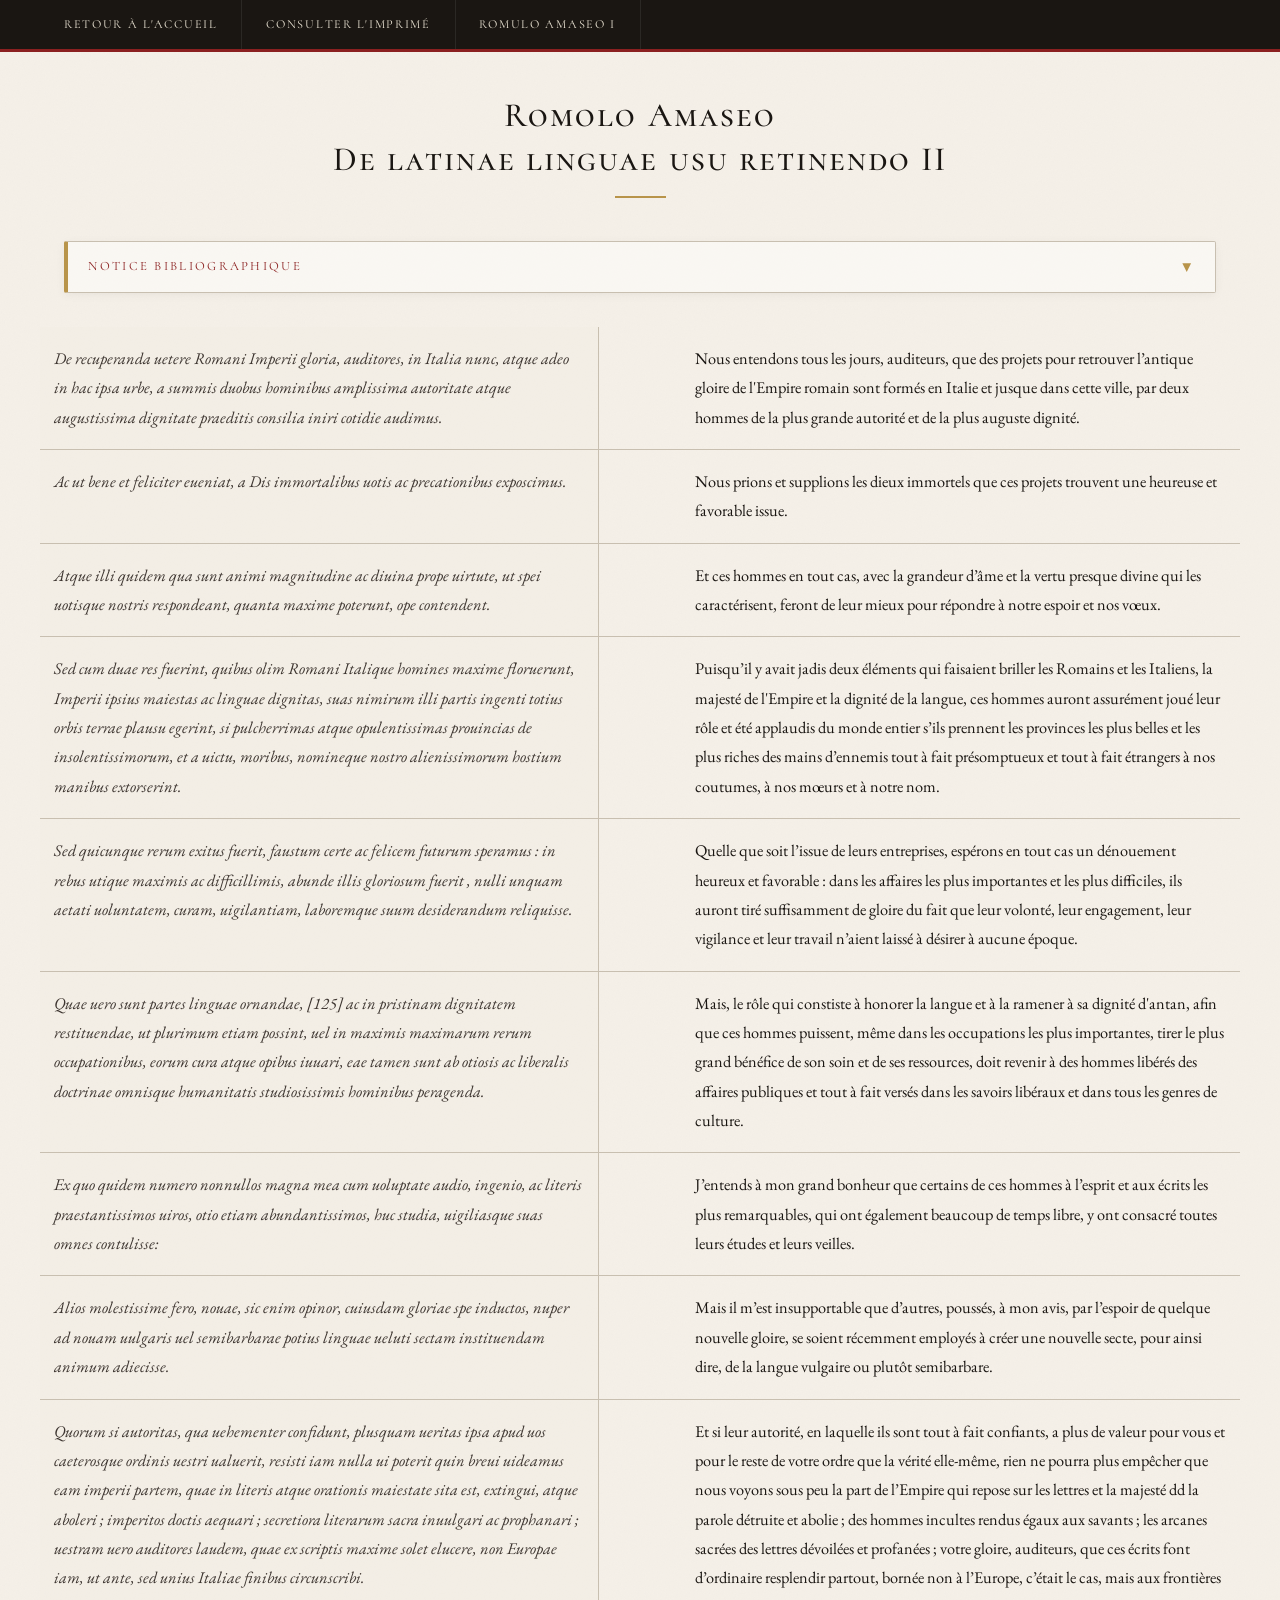
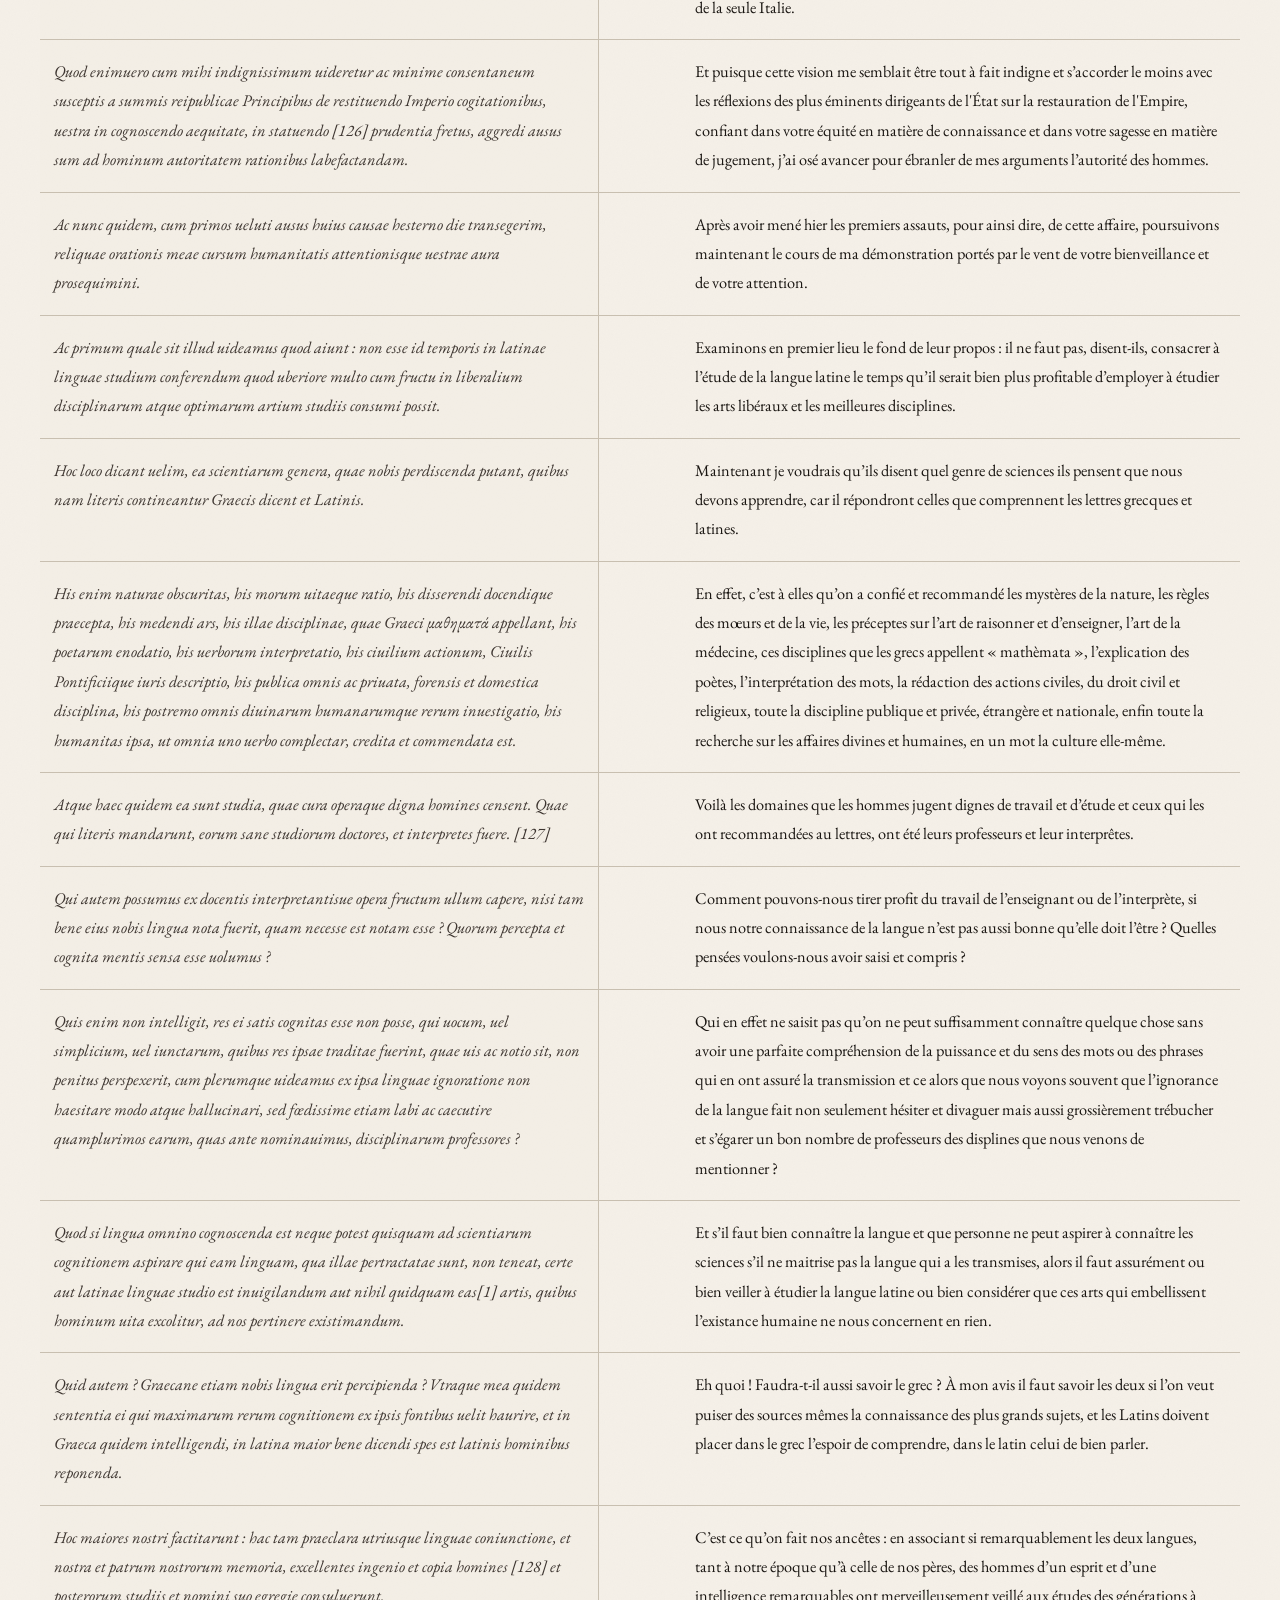
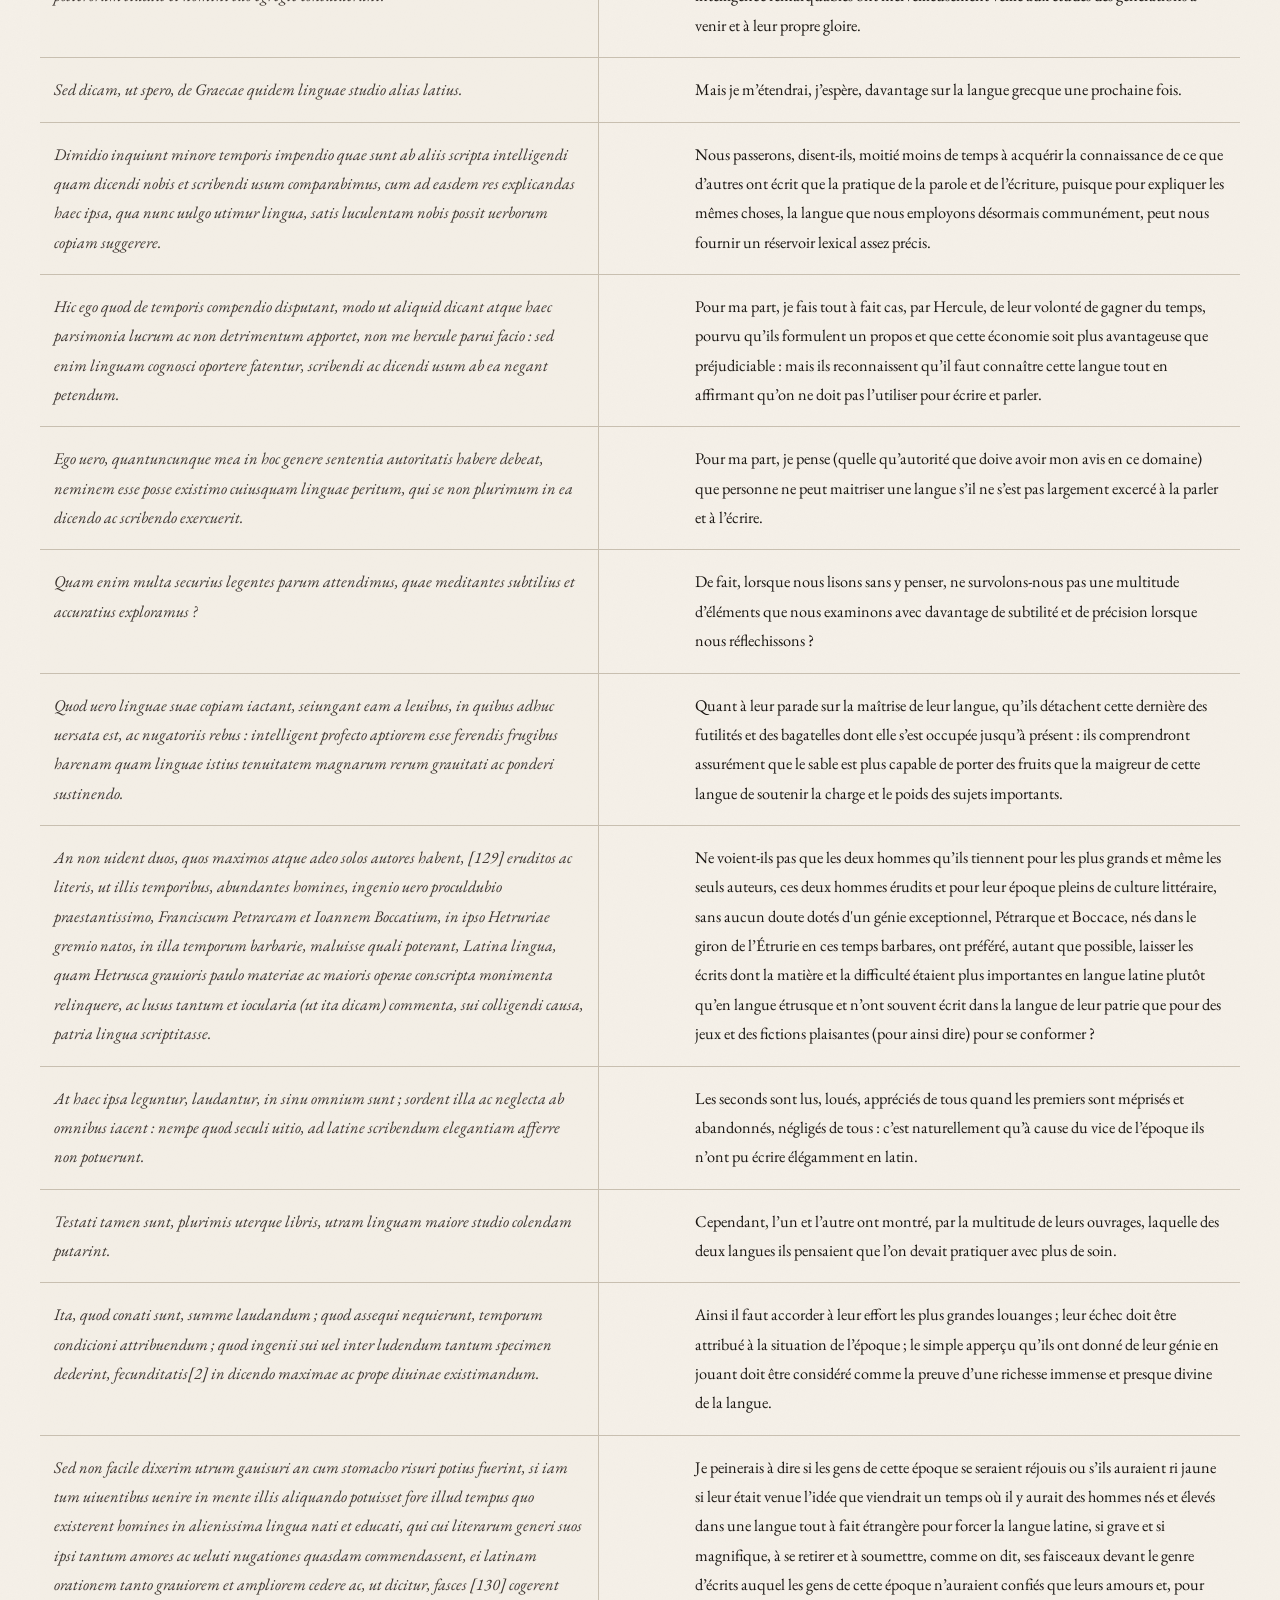
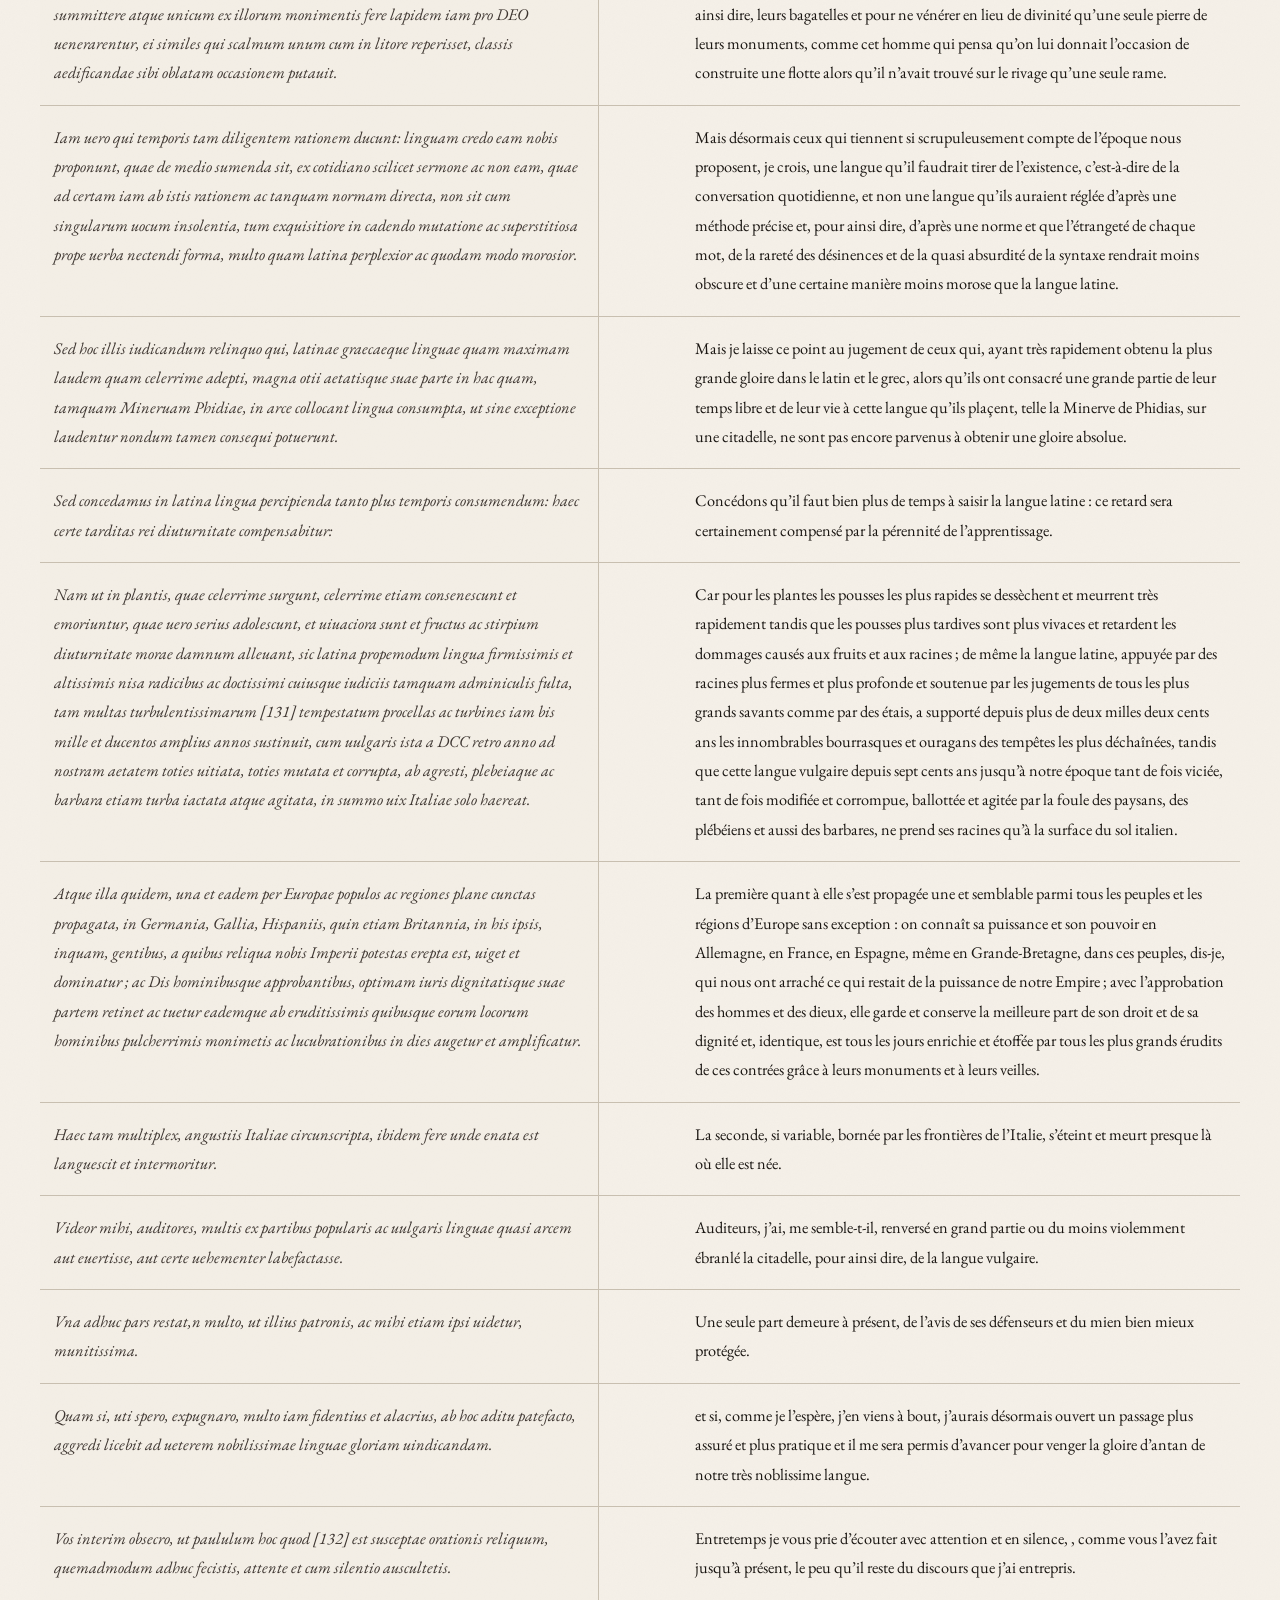
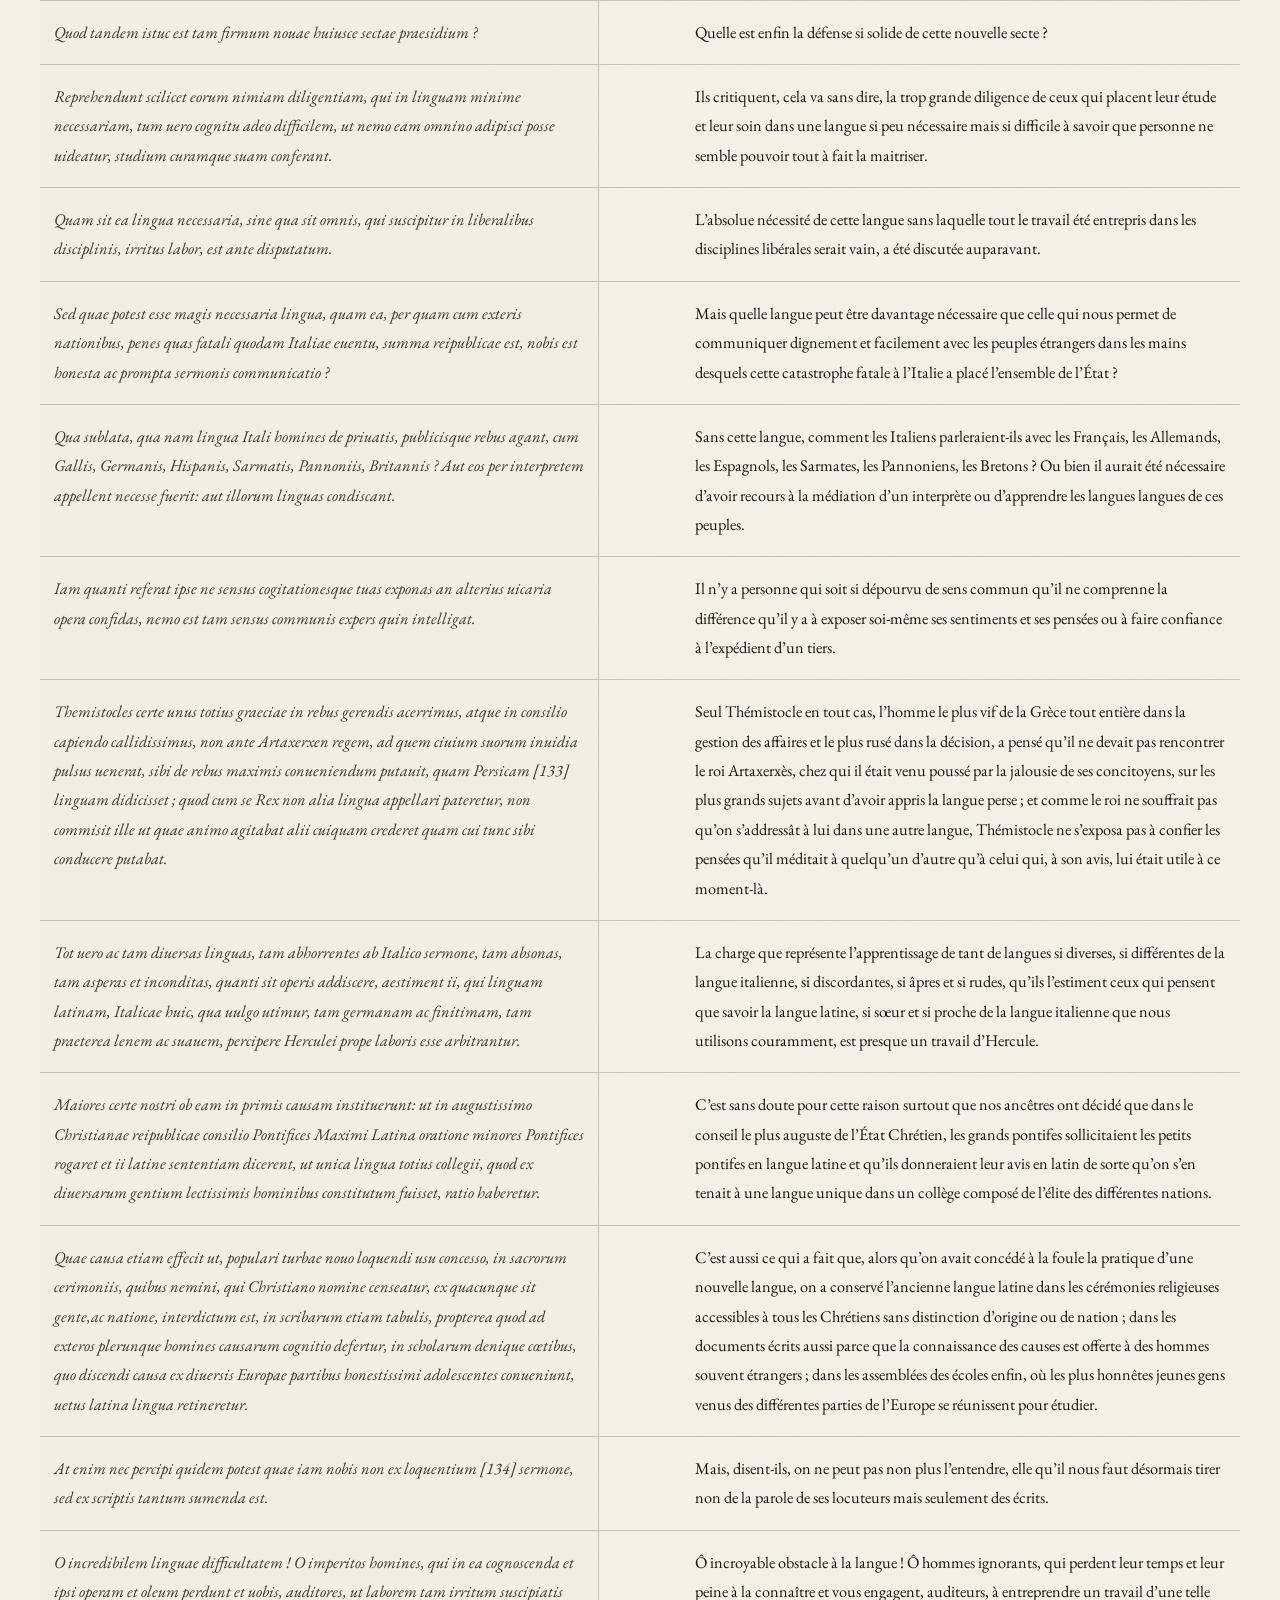
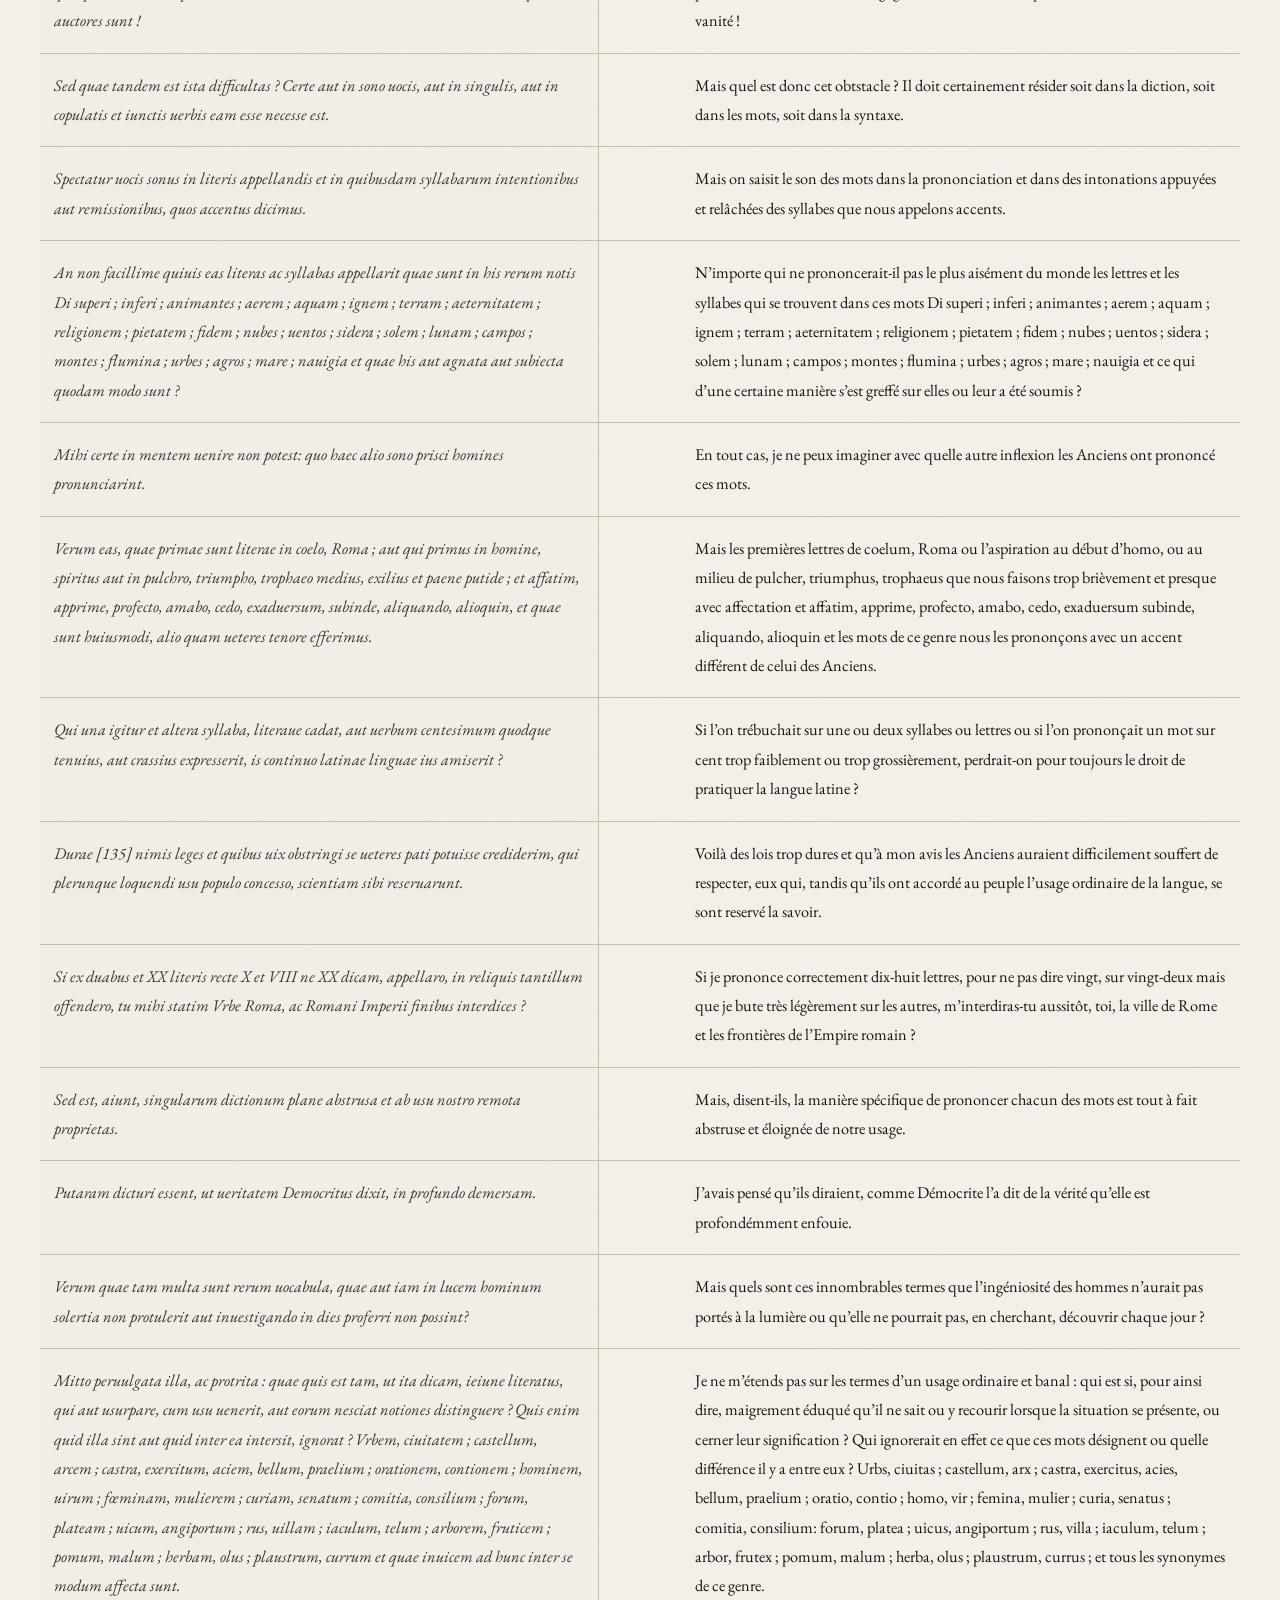
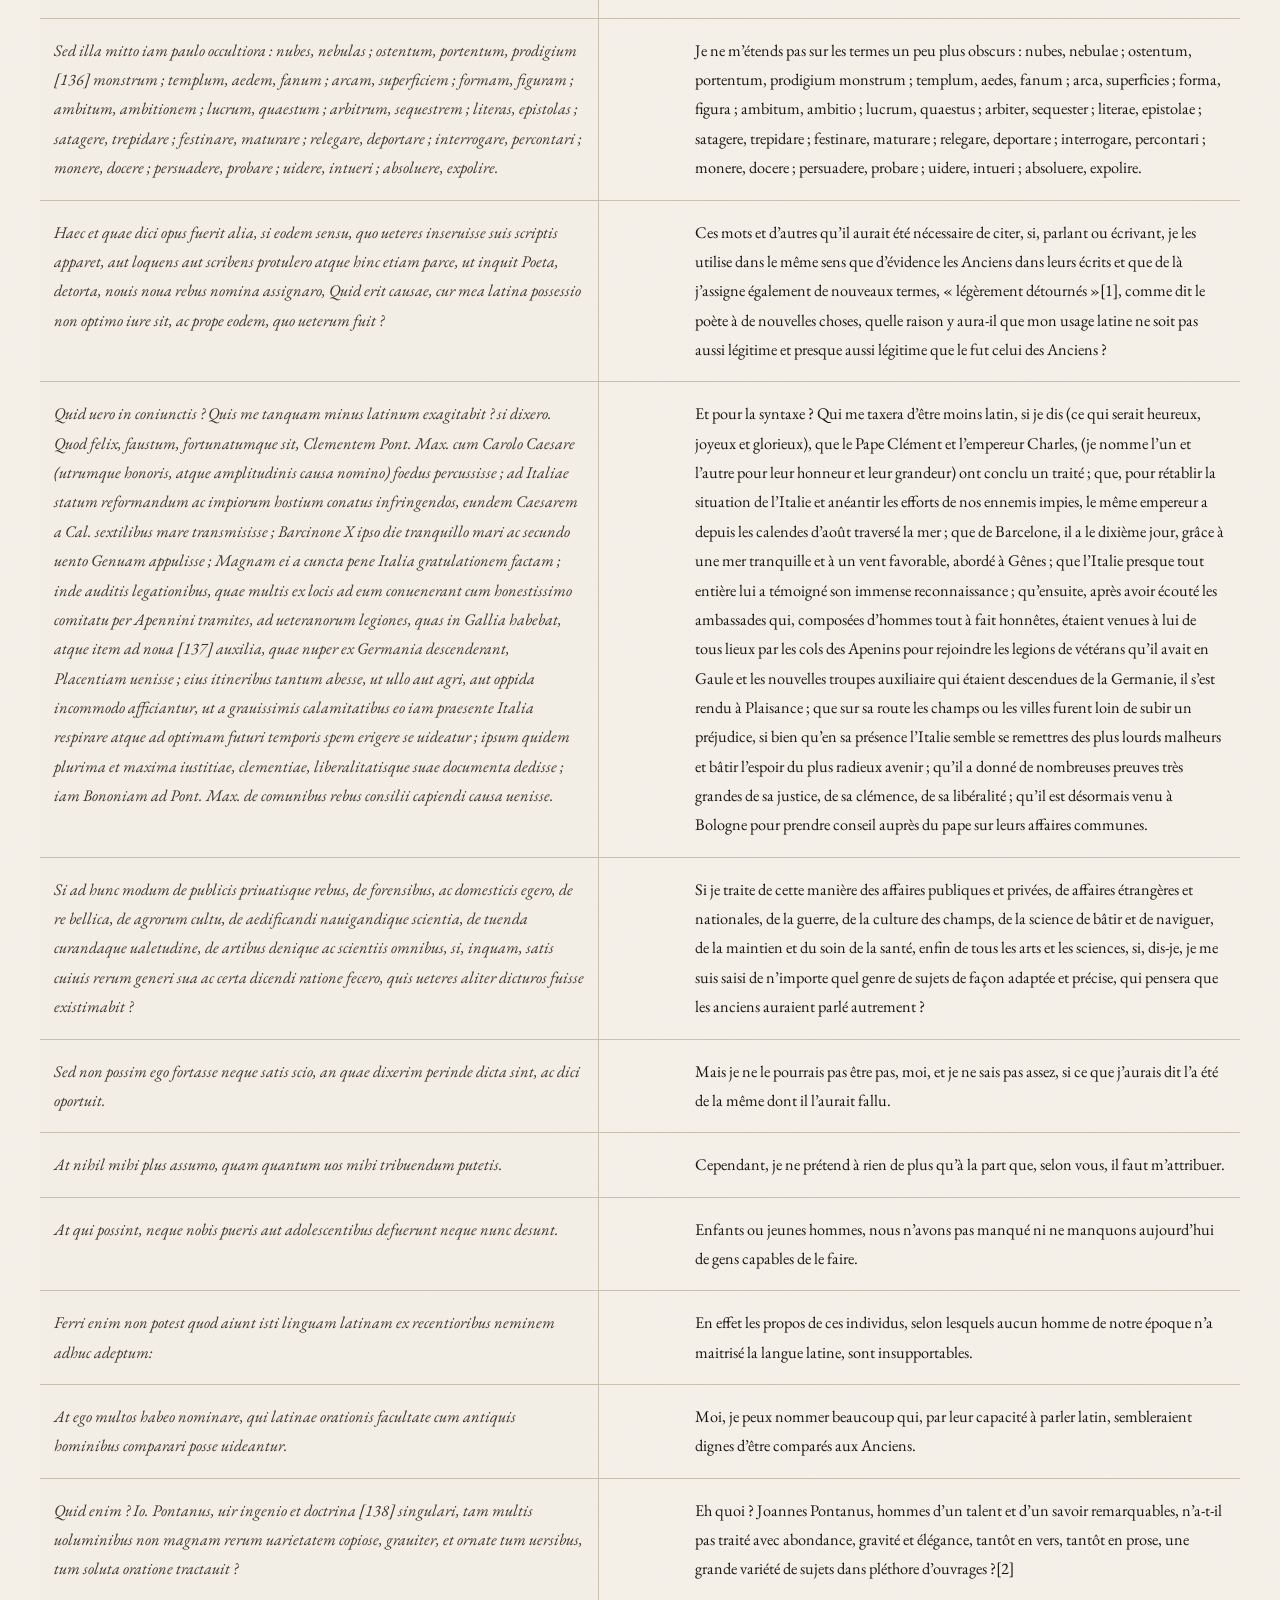
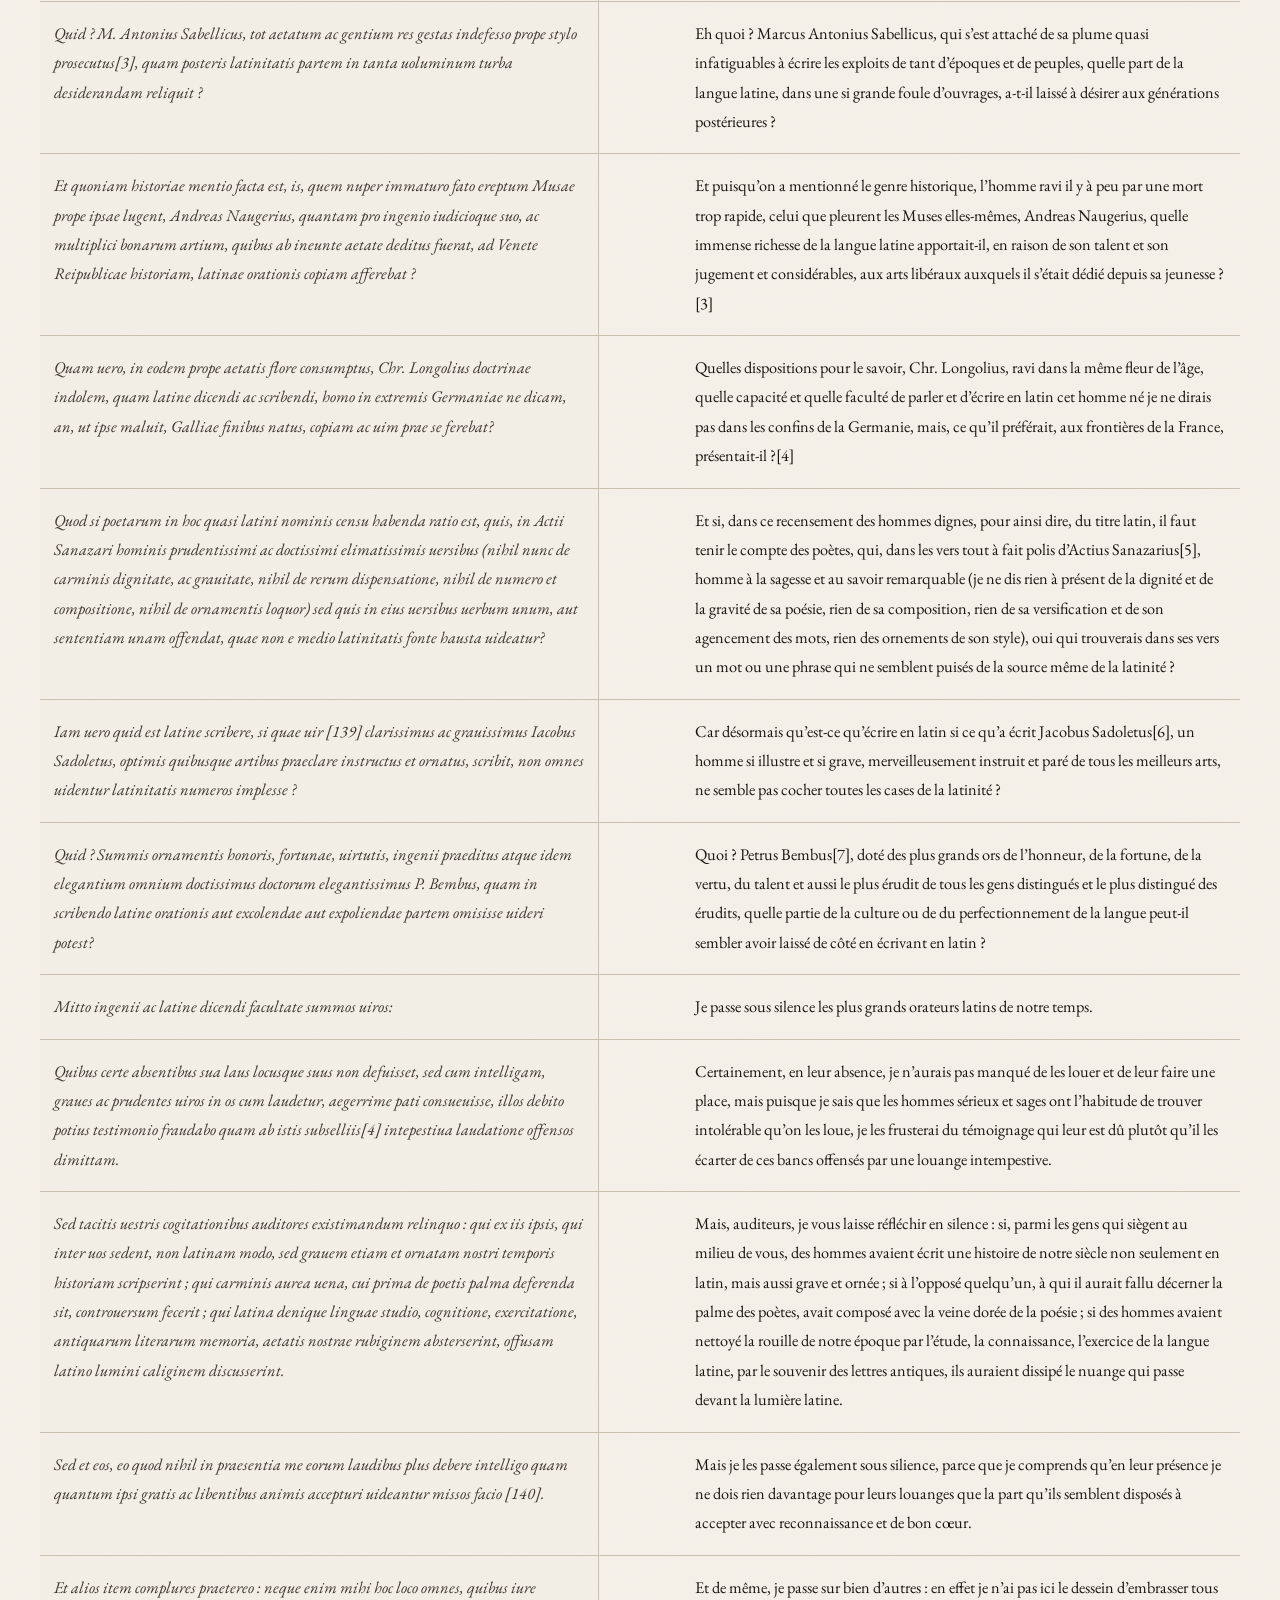
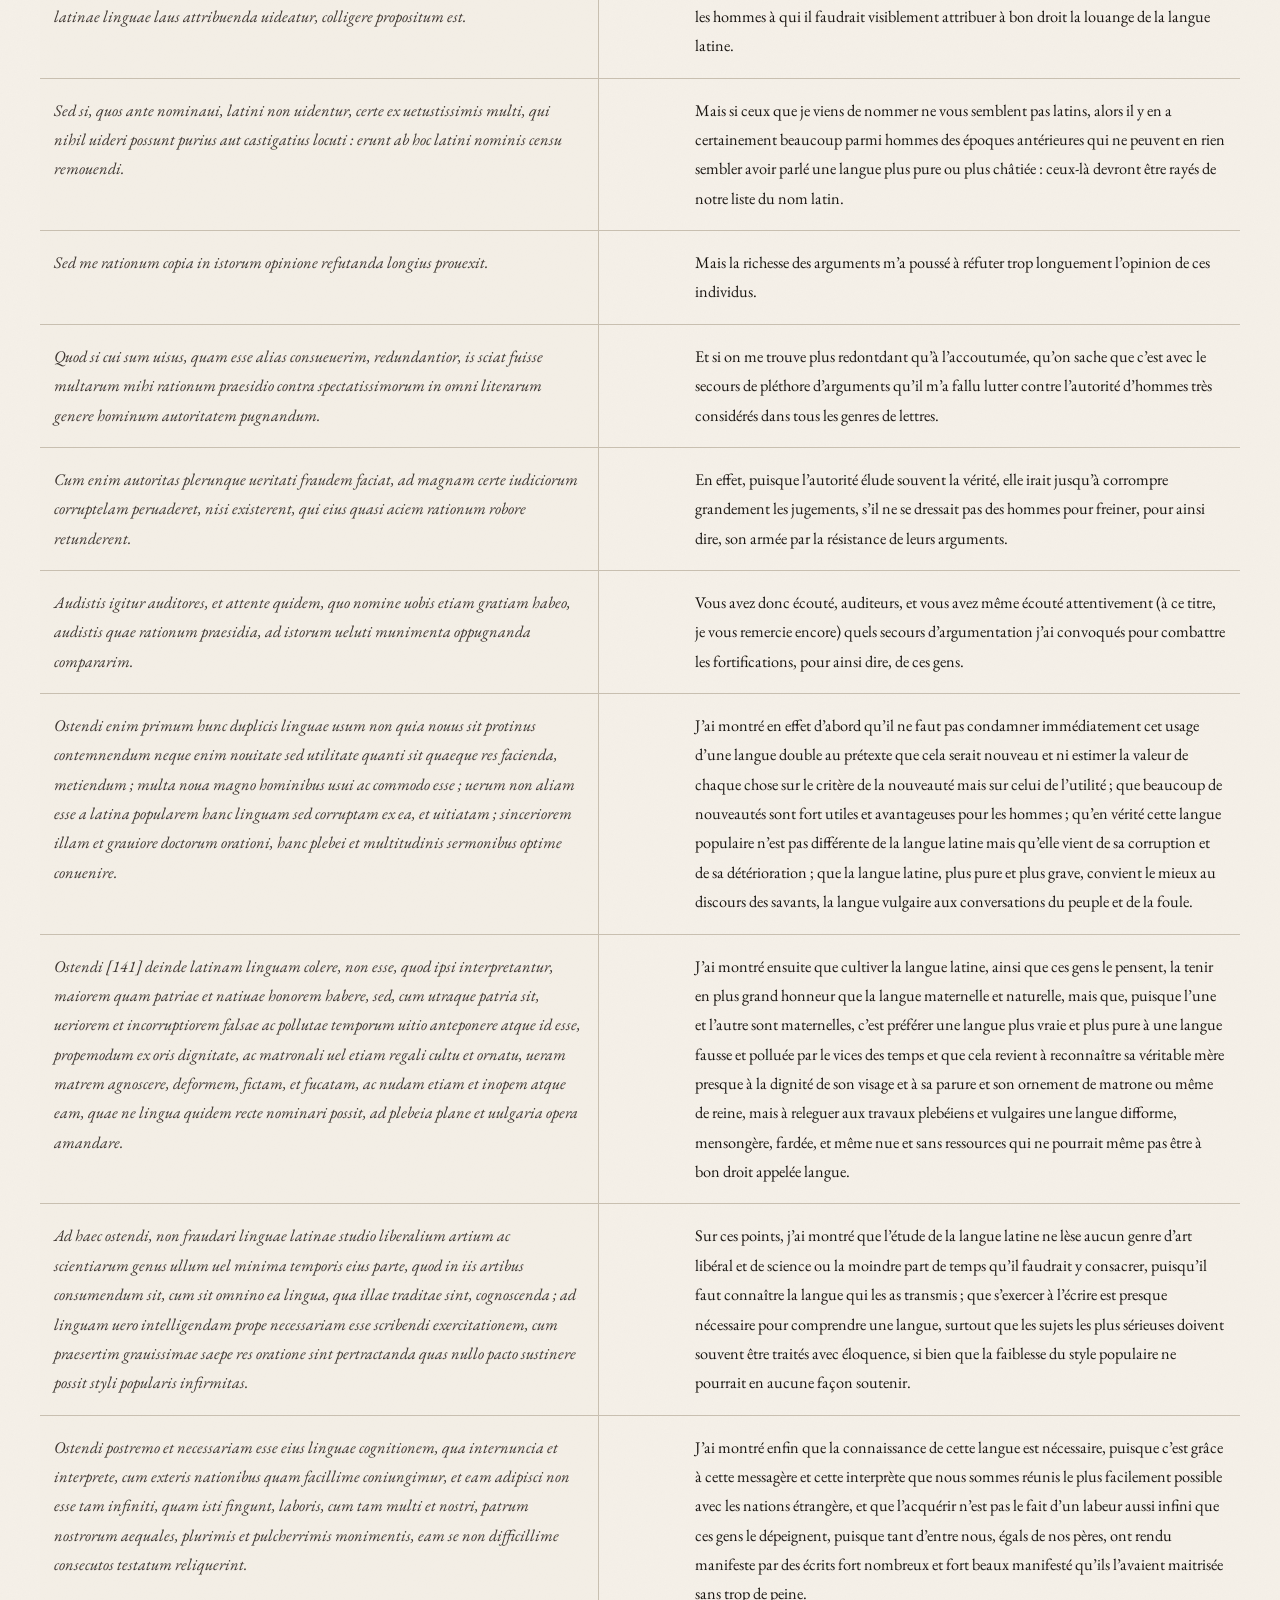
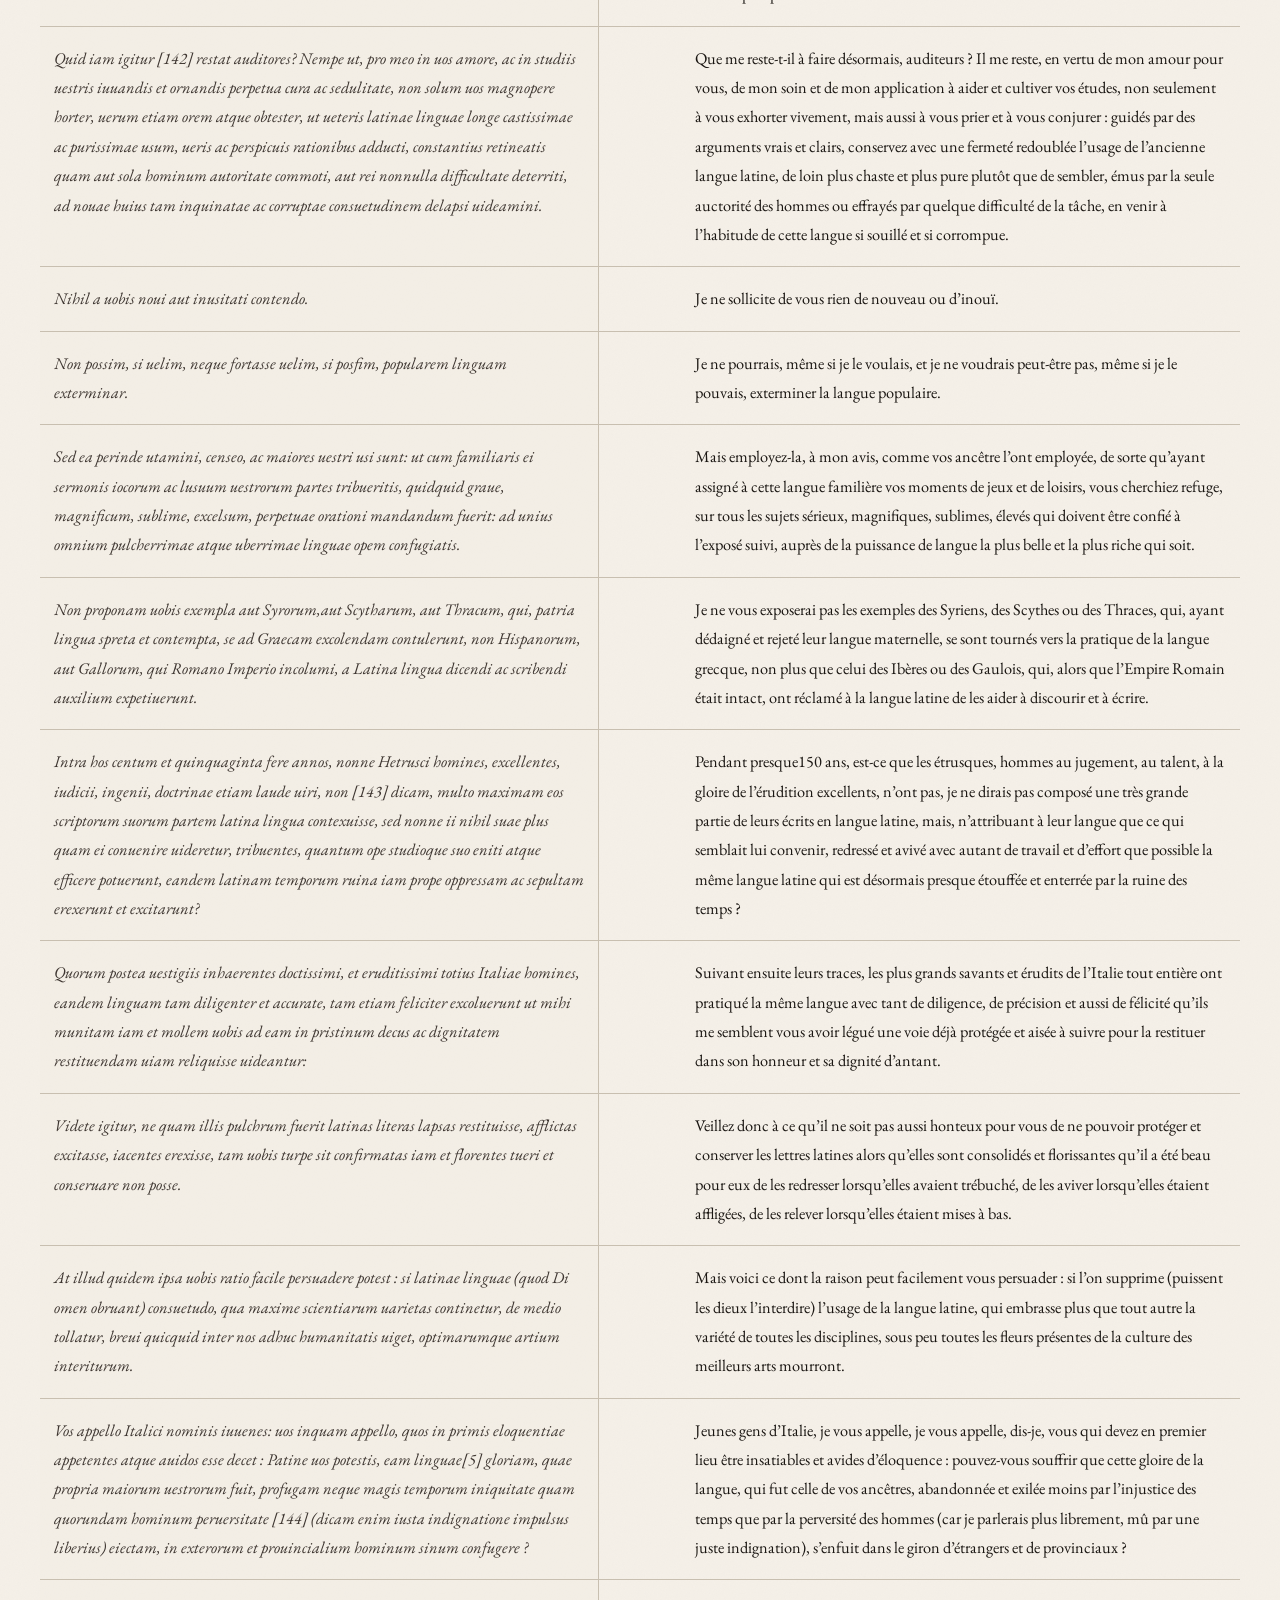
<file: html/amaseo_o2.html>
<html>
   <head>
      <meta name="viewport" content="width=device-width, initial-scale=1">
      <meta http-equiv="Content-Type" content="text/html; charset=UTF-8">
      <link rel="stylesheet" href="https://use.fontawesome.com/releases/v5.14.0/css/all.css" integrity="sha384-HzLeBuhoNPvSl5KYnjx0BT+WB0QEEqLprO+NBkkk5gbc67FTaL7XIGa2w1L0Xbgc" crossorigin="anonymous">
      <link rel="stylesheet" type="text/css" href="../css/style_textes.css">
      <title>Romolo Amaseo - De latinae linguae usu retinendo II</title>
   </head>
   <header>
     <nav>
       <ul class="menu">
         <li><a href="../index.html">Retour à l'accueil</a></li>
         <li><a href="https://books.google.fr/books?id=DX5nAAAAcAAJ&printsec=frontcover&source=gbs_book_other_versions_r&redir_esc=y#v=onepage&q&f=false">Consulter l'imprimé</a></li>
         <li><a href="./amaseo_o1.html">Romulo Amaseo I</a></li>
       </ul>
     </nav>
   </header>
   <body>
               <h1>Romolo Amaseo<br>De latinae linguae usu retinendo II</h1>
           <div id="notice" data-char-num="(~62842 car.)" style="border: 3px solid Moccasin; padding: 3px; margin-left: 7%; margin-right: 7%">
              <h2>Notice</h2>
              <p id="source"><span class="font-weight-bold">Source : </span><span id="bibl_1">Romulo Amaseo, <i>Romuli Amasei Orationum uolumen</i>, Ioannes Rubrius, Bononiae, <span title="1564">1564</span>. </span></p>
              <p id="presentation"><span class="font-weight-bold">Présentation</span><p>Humaniste (Udine 1489 - Rome 1552). Il fut lecteur au Studio de
                    Bologne
                    (1513-1520), au Studio de Padoue (1520-1524), à nouveau à Bologne (1524-1544) et enfin
                    à
                    la Sapienza de Rome (1544-1550).
                    Dans deux oraisons <i>De latinae linguae usu retinendo</i>, prononcées à Bologne
                    en 1529 et auxquelles il doit sa renommée, il défend l'usage du latin contre
                    la
                    langue vernaculaire dans les œuvres littéraires. Il publie également des versions latines des
                    classiques grecs (Xénophon, Pausanias).</p>
              </p>
              <p id="bibliographie"><span class="font-weight-bold">Bibliographie</span><ul>
                    <li><span id="bibl_2">Fiche BNF<a target="_blank" href="https://catalogue.bnf.fr/ark:/12148/cb102983186"><i class="fas fa-link"></i></a></span></li>
                    <li><span id="bibl_3">Fiche <i>Dizionario biografico degli italiani<a target="_blank" href="https://www.treccani.it/enciclopedia/romolo-quirino-amaseo_(Dizionario-Biografico)"><i class="fas fa-link"></i></a></i></span></li>
                    <li><span id="bibl_4">Page Wikipedia<a target="_blank" href="https://fr.wikipedia.org/wiki/Romolo_Quirino_Amaseo"><i class="fas fa-link"></i></a></span></li>
                    <li><span id="bibl_5">Tiraboschi, G. 1812. <i>Storia della letteratura italiana</i>, Florence, p.
                          1080-1083.<a target="_blank" href="https://books.google.it/books?id=E8M6AAAAMAAJ&amp;pg=PA1480&amp;dq=Romolo+Amasei&amp;as_brr=1#v=onepage&amp;q=Romolo%20Amasei&amp;f=false"><i class="fas fa-link"></i></a></span></li>
                    <li><span id="bibl_6">Avesani, R. 1960. « AMASEO, Romolo Quirino », in <i>Dizionario Biografico degli
                             Italiani</i>, vol. 2, Rome.</span></li>
                 </ul>
              </p>
              <p id="translation"><span class="font-weight-bold">Transcription, traduction, annotation : </span>Sarah GAUCHER</p>
           </div>
           <div id="texte" style="padding: 20px; margin-left: 7%; margin-right: 7%">
              <table style="border: 3px solid Moccasin; padding: 3px; margin-left: 7%; margin-right: 7%">
                 <colgroup>
                    <col style="width: 40%;">
                    <col style="width: 6%;">
                    <col style="width: 40%;">
                 </colgroup>
                 <tr id="Amaseo1529_o2_1">
                    <td style="vertical-align: top; padding: 3px;"> De recuperanda uetere Romani Imperii gloria,
                       auditores, in Italia nunc, atque adeo in hac ipsa urbe, a summis duobus hominibus
                       amplissima
                       autoritate atque augustissima dignitate praeditis consilia iniri cotidie audimus.
                       </td>
                    <td style="vertical-align: top; padding: 3px;"></td>
                    <td style="vertical-align: top; padding: 3px;"> Nous entendons tous les jours, auditeurs, que des
                       projets pour retrouver l’antique gloire de l'Empire romain sont formés en Italie et
                       jusque
                       dans cette ville, par deux hommes de la plus grande autorité et de la plus auguste
                       dignité. </td>
                 </tr>
                 <tr id="Amaseo1529_o2_2">
                    <td style="vertical-align: top; padding: 3px;"> Ac ut bene et feliciter eueniat, a Dis immortalibus
                       uotis ac precationibus exposcimus. </td>
                    <td style="vertical-align: top; padding: 3px;"></td>
                    <td style="vertical-align: top; padding: 3px;"> Nous prions et supplions les dieux immortels que
                       ces projets trouvent une heureuse et favorable issue. </td>
                 </tr>
                 <tr id="Amaseo1529_o2_3">
                    <td style="vertical-align: top; padding: 3px;"> Atque illi quidem qua sunt animi magnitudine ac
                       diuina prope uirtute, ut spei uotisque nostris respondeant, quanta maxime poterunt,
                       ope
                       contendent. </td>
                    <td style="vertical-align: top; padding: 3px;"></td>
                    <td style="vertical-align: top; padding: 3px;"> Et ces hommes en tout cas, avec la grandeur d’âme
                       et la vertu presque divine qui les caractérisent, feront de leur mieux pour répondre
                       à notre
                       espoir et nos vœux. </td>
                 </tr>
                 <tr id="Amaseo1529_o2_4">
                    <td style="vertical-align: top; padding: 3px;"> Sed cum duae res fuerint, quibus olim Romani
                       Italique homines maxime floruerunt, Imperii ipsius maiestas ac linguae dignitas, suas
                       nimirum illi partis ingenti totius orbis terrae plausu egerint, si pulcherrimas atque
                       opulentissimas prouincias de insolentissimorum, et a uictu, moribus, nomineque nostro
                       alienissimorum hostium manibus extorserint. </td>
                    <td style="vertical-align: top; padding: 3px;"></td>
                    <td style="vertical-align: top; padding: 3px;"> Puisqu’il y avait jadis deux éléments qui
                       faisaient briller les Romains et les Italiens, la majesté de l'Empire et la dignité
                       de la
                       langue, ces hommes auront assurément joué leur rôle et été applaudis du monde entier
                       s’ils
                       prennent les provinces les plus belles et les plus riches des mains d’ennemis tout
                       à fait
                       présomptueux et tout à fait étrangers à nos coutumes, à nos mœurs et à notre nom.
                       </td>
                 </tr>
                 <tr id="Amaseo1529_o2_5">
                    <td style="vertical-align: top; padding: 3px;"> Sed quicunque rerum exitus fuerit, faustum certe ac
                       felicem futurum speramus&nbsp;: in rebus utique maximis ac difficillimis, abunde illis
                       gloriosum
                       fuerit&nbsp;, nulli unquam aetati uoluntatem, curam, uigilantiam, laboremque suum desiderandum
                       reliquisse. </td>
                    <td style="vertical-align: top; padding: 3px;"></td>
                    <td style="vertical-align: top; padding: 3px;"> Quelle que soit l’issue de leurs entreprises,
                       espérons en tout cas un dénouement heureux et favorable&nbsp;: dans les affaires les plus
                       importantes et les plus difficiles, ils auront tiré suffisamment de gloire du fait
                       que leur
                       volonté, leur engagement, leur vigilance et leur travail n’aient laissé à désirer
                       à aucune
                       époque. </td>
                 </tr>
                 <tr id="Amaseo1529_o2_6">
                    <td style="vertical-align: top; padding: 3px;"> Quae uero sunt partes linguae ornandae, [125] ac in
                       pristinam dignitatem restituendae, ut plurimum etiam possint, uel in maximis maximarum
                       rerum
                       occupationibus, eorum cura atque opibus iuuari, eae tamen sunt ab otiosis ac liberalis
                       doctrinae omnisque humanitatis studiosissimis hominibus peragenda. </td>
                    <td style="vertical-align: top; padding: 3px;"></td>
                    <td style="vertical-align: top; padding: 3px;"> Mais, le rôle qui constiste à honorer la langue et
                       à la ramener à sa dignité d'antan, afin que ces hommes puissent, même dans les occupations
                       les plus importantes, tirer le plus grand bénéfice de son soin et de ses ressources,
                       doit
                       revenir à des hommes libérés des affaires publiques et tout à fait versés dans les
                       savoirs
                       libéraux et dans tous les genres de culture. </td>
                 </tr>
                 <tr id="Amaseo1529_o2_7">
                    <td style="vertical-align: top; padding: 3px;"> Ex quo quidem numero nonnullos magna mea cum
                       uoluptate audio, ingenio, ac literis praestantissimos uiros, otio etiam abundantissimos,
                       huc
                       studia, uigiliasque suas omnes contulisse: </td>
                    <td style="vertical-align: top; padding: 3px;"></td>
                    <td style="vertical-align: top; padding: 3px;"> J’entends à mon grand bonheur que certains de ces
                       hommes à l’esprit et aux écrits les plus remarquables, qui ont également beaucoup
                       de temps
                       libre, y ont consacré toutes leurs études et leurs veilles. </td>
                 </tr>
                 <tr id="Amaseo1529_o2_8">
                    <td style="vertical-align: top; padding: 3px;"> Alios molestissime fero, nouae, sic enim opinor,
                       cuiusdam gloriae spe inductos, nuper ad nouam uulgaris uel semibarbarae potius linguae
                       ueluti sectam instituendam animum adiecisse. </td>
                    <td style="vertical-align: top; padding: 3px;"></td>
                    <td style="vertical-align: top; padding: 3px;"> Mais il m’est insupportable que d’autres, poussés,
                       à mon avis, par l’espoir de quelque nouvelle gloire, se soient récemment employés
                       à créer
                       une nouvelle secte, pour ainsi dire, de la langue vulgaire ou plutôt semibarbare.
                       </td>
                 </tr>
                 <tr id="Amaseo1529_o2_9">
                    <td style="vertical-align: top; padding: 3px;"> Quorum si autoritas, qua uehementer confidunt,
                       plusquam ueritas ipsa apud uos caeterosque ordinis uestri ualuerit, resisti iam nulla
                       ui
                       poterit quin breui uideamus eam imperii partem, quae in literis atque orationis maiestate
                       sita est, extingui, atque aboleri&nbsp;; imperitos doctis aequari&nbsp;; secretiora literarum
                       sacra
                       inuulgari ac prophanari&nbsp;; uestram uero auditores laudem, quae ex scriptis maxime solet
                       elucere, non Europae iam, ut ante, sed unius Italiae finibus circunscribi. </td>
                    <td style="vertical-align: top; padding: 3px;"></td>
                    <td style="vertical-align: top; padding: 3px;"> Et si leur autorité, en laquelle ils sont tout à
                       fait confiants, a plus de valeur pour vous et pour le reste de votre ordre que la
                       vérité
                       elle-même, rien ne pourra plus empêcher que nous voyons sous peu la part de l’Empire
                       qui
                       repose sur les lettres et la majesté dd la parole détruite et abolie&nbsp;; des hommes
                       incultes
                       rendus égaux aux savants&nbsp;; les arcanes sacrées des lettres dévoilées et profanées&nbsp;;
                       votre
                       gloire, auditeurs, que ces écrits font d’ordinaire resplendir partout, bornée non
                       à
                       l’Europe, c’était le cas, mais aux frontières de la seule Italie. </td>
                 </tr>
                 <tr id="Amaseo1529_o2_10">
                    <td style="vertical-align: top; padding: 3px;"> Quod enimuero cum mihi indignissimum uideretur ac
                       minime consentaneum susceptis a summis reipublicae Principibus de restituendo Imperio
                       cogitationibus, uestra in cognoscendo aequitate, in statuendo [126] prudentia fretus,
                       aggredi ausus sum ad hominum autoritatem rationibus labefactandam. </td>
                    <td style="vertical-align: top; padding: 3px;"></td>
                    <td style="vertical-align: top; padding: 3px;"> Et puisque cette vision me semblait être tout à
                       fait indigne et s’accorder le moins avec les réflexions des plus éminents dirigeants
                       de
                       l'État sur la restauration de l'Empire, confiant dans votre équité en matière de
                       connaissance et dans votre sagesse en matière de jugement, j’ai osé avancer pour ébranler
                       de
                       mes arguments l’autorité des hommes. </td>
                 </tr>
                 <tr id="Amaseo1529_o2_11">
                    <td style="vertical-align: top; padding: 3px;"> Ac nunc quidem, cum primos ueluti ausus huius
                       causae hesterno die transegerim, reliquae orationis meae cursum humanitatis attentionisque
                       uestrae aura prosequimini. </td>
                    <td style="vertical-align: top; padding: 3px;"></td>
                    <td style="vertical-align: top; padding: 3px;"> Après avoir mené hier les premiers assauts, pour
                       ainsi dire, de cette affaire, poursuivons maintenant le cours de ma démonstration
                       portés par
                       le vent de votre bienveillance et de votre attention. </td>
                 </tr>
                 <tr id="Amaseo1529_o2_12">
                    <td style="vertical-align: top; padding: 3px;"> Ac primum quale sit illud uideamus quod aiunt&nbsp;: non
                       esse id temporis in latinae linguae studium conferendum quod uberiore multo cum fructu
                       in
                       liberalium disciplinarum atque optimarum artium studiis consumi possit. </td>
                    <td style="vertical-align: top; padding: 3px;"></td>
                    <td style="vertical-align: top; padding: 3px;"> Examinons en premier lieu le fond de leur
                       propos&nbsp;: il ne faut pas, disent-ils, consacrer à l’étude de la langue latine le temps
                       qu’il
                       serait bien plus profitable d’employer à étudier les arts libéraux et les meilleures
                       disciplines. </td>
                 </tr>
                 <tr id="Amaseo1529_o2_13">
                    <td style="vertical-align: top; padding: 3px;"> Hoc loco dicant uelim, ea scientiarum genera, quae
                       nobis perdiscenda putant, quibus nam literis contineantur Graecis dicent et Latinis.
                       </td>
                    <td style="vertical-align: top; padding: 3px;"></td>
                    <td style="vertical-align: top; padding: 3px;"> Maintenant je voudrais qu’ils disent quel genre
                       de sciences ils pensent que nous devons apprendre, car il répondront celles que comprennent
                       les lettres grecques et latines. </td>
                 </tr>
                 <tr id="Amaseo1529_o2_14">
                    <td style="vertical-align: top; padding: 3px;"> His enim naturae obscuritas, his morum uitaeque
                       ratio, his disserendi docendique praecepta, his medendi ars, his illae disciplinae,
                       quae
                       Graeci μαθηματά appellant, his poetarum enodatio, his uerborum interpretatio, his
                       ciuilium
                       actionum, Ciuilis Pontificiique iuris descriptio, his publica omnis ac priuata, forensis
                       et
                       domestica disciplina, his postremo omnis diuinarum humanarumque rerum inuestigatio,
                       his
                       humanitas ipsa, ut omnia uno uerbo complectar, credita et commendata est. </td>
                    <td style="vertical-align: top; padding: 3px;"></td>
                    <td style="vertical-align: top; padding: 3px;"> En effet, c’est à elles qu’on a confié et
                       recommandé les mystères de la nature, les règles des mœurs et de la vie, les préceptes
                       sur
                       l’art de raisonner et d’enseigner, l’art de la médecine, ces disciplines que les grecs
                       appellent «&nbsp;mathèmata&nbsp;», l’explication des poètes, l’interprétation des mots, la rédaction
                       des actions civiles, du droit civil et religieux, toute la discipline publique et
                       privée,
                       étrangère et nationale, enfin toute la recherche sur les affaires divines et humaines,
                       en un
                       mot la culture elle-même. </td>
                 </tr>
                 <tr id="Amaseo1529_o2_15">
                    <td style="vertical-align: top; padding: 3px;"> Atque haec quidem ea sunt studia, quae cura
                       operaque digna homines censent. Quae qui literis mandarunt, eorum sane studiorum doctores,
                       et interpretes fuere. [127] </td>
                    <td style="vertical-align: top; padding: 3px;"></td>
                    <td style="vertical-align: top; padding: 3px;"> Voilà les domaines que les hommes jugent dignes
                       de travail et d’étude et ceux qui les ont recommandées au lettres, ont été leurs professeurs
                       et leur interprêtes. </td>
                 </tr>
                 <tr id="Amaseo1529_o2_16">
                    <td style="vertical-align: top; padding: 3px;"> Qui autem possumus ex docentis interpretantisue
                       opera fructum ullum capere, nisi tam bene eius nobis lingua nota fuerit, quam necesse
                       est
                       notam esse&nbsp;? Quorum percepta et cognita mentis sensa esse uolumus&nbsp;? </td>
                    <td style="vertical-align: top; padding: 3px;"></td>
                    <td style="vertical-align: top; padding: 3px;"> Comment pouvons-nous tirer profit du travail de
                       l’enseignant ou de l’interprète, si nous notre connaissance de la langue n’est pas
                       aussi
                       bonne qu’elle doit l’être&nbsp;? Quelles pensées voulons-nous avoir saisi et compris&nbsp;?
                       </td>
                 </tr>
                 <tr id="Amaseo1529_o2_17">
                    <td style="vertical-align: top; padding: 3px;"> Quis enim non intelligit, res ei satis cognitas
                       esse non posse, qui uocum, uel simplicium, uel iunctarum, quibus res ipsae traditae
                       fuerint,
                       quae uis ac notio sit, non penitus perspexerit, cum plerumque uideamus ex ipsa linguae
                       ignoratione non haesitare modo atque hallucinari, sed fœdissime etiam labi ac caecutire
                       quamplurimos earum, quas ante nominauimus, disciplinarum professores&nbsp;? </td>
                    <td style="vertical-align: top; padding: 3px;"></td>
                    <td style="vertical-align: top; padding: 3px;"> Qui en effet ne saisit pas qu’on ne peut
                       suffisamment connaître quelque chose sans avoir une parfaite compréhension de la puissance
                       et du sens des mots ou des phrases qui en ont assuré la transmission et ce alors que
                       nous
                       voyons souvent que l’ignorance de la langue fait non seulement hésiter et divaguer
                       mais
                       aussi grossièrement trébucher et s’égarer un bon nombre de professeurs des displines
                       que
                       nous venons de mentionner&nbsp;? </td>
                 </tr>
                 <tr id="Amaseo1529_o2_18">
                    <td style="vertical-align: top; padding: 3px;"> Quod si lingua omnino cognoscenda est neque potest
                       quisquam ad scientiarum cognitionem aspirare qui eam linguam, qua illae pertractatae
                       sunt,
                       non teneat, certe aut latinae linguae studio est inuigilandum aut nihil quidquam eas[1]
                       artis, quibus hominum uita excolitur, ad nos pertinere existimandum. </td>
                    <td style="vertical-align: top; padding: 3px;"></td>
                    <td style="vertical-align: top; padding: 3px;"> Et s’il faut bien connaître la langue et que
                       personne ne peut aspirer à connaître les sciences s’il ne maitrise pas la langue qui
                       a les
                       transmises, alors il faut assurément ou bien veiller à étudier la langue latine ou
                       bien
                       considérer que ces arts qui embellissent l’existance humaine ne nous concernent en
                       rien. </td>
                 </tr>
                 <tr id="Amaseo1529_o2_19">
                    <td style="vertical-align: top; padding: 3px;"> Quid autem&nbsp;? Graecane etiam nobis lingua erit
                       percipienda&nbsp;? Vtraque mea quidem sententia ei qui maximarum rerum cognitionem ex ipsis
                       fontibus uelit haurire, et in Graeca quidem intelligendi, in latina maior bene dicendi
                       spes
                       est latinis hominibus reponenda. </td>
                    <td style="vertical-align: top; padding: 3px;"></td>
                    <td style="vertical-align: top; padding: 3px;"> Eh quoi&nbsp;! Faudra-t-il aussi savoir le grec&nbsp;? À
                       mon avis il faut savoir les deux si l’on veut puiser des sources mêmes la connaissance
                       des
                       plus grands sujets, et les Latins doivent placer dans le grec l’espoir de comprendre,
                       dans
                       le latin celui de bien parler. </td>
                 </tr>
                 <tr id="Amaseo1529_o2_20">
                    <td style="vertical-align: top; padding: 3px;"> Hoc maiores nostri factitarunt&nbsp;: hac tam praeclara
                       utriusque linguae coniunctione, et nostra et patrum nostrorum memoria, excellentes
                       ingenio
                       et copia homines [128] et posterorum studiis et nomini suo egregie consuluerunt. </td>
                    <td style="vertical-align: top; padding: 3px;"></td>
                    <td style="vertical-align: top; padding: 3px;"> C’est ce qu’on fait nos ancêtes&nbsp;: en associant si
                       remarquablement les deux langues, tant à notre époque qu’à celle de nos pères, des
                       hommes
                       d’un esprit et d’une intelligence remarquables ont merveilleusement veillé aux études
                       des
                       générations à venir et à leur propre gloire. </td>
                 </tr>
                 <tr id="Amaseo1529_o2_21">
                    <td style="vertical-align: top; padding: 3px;"> Sed dicam, ut spero, de Graecae quidem linguae
                       studio alias latius. </td>
                    <td style="vertical-align: top; padding: 3px;"></td>
                    <td style="vertical-align: top; padding: 3px;"> Mais je m’étendrai, j’espère, davantage sur la
                       langue grecque une prochaine fois. </td>
                 </tr>
                 <tr id="Amaseo1529_o2_22">
                    <td style="vertical-align: top; padding: 3px;"> Dimidio inquiunt minore temporis impendio quae sunt
                       ab aliis scripta intelligendi quam dicendi nobis et scribendi usum comparabimus, cum
                       ad
                       easdem res explicandas haec ipsa, qua nunc uulgo utimur lingua, satis luculentam nobis
                       possit uerborum copiam suggerere. </td>
                    <td style="vertical-align: top; padding: 3px;"></td>
                    <td style="vertical-align: top; padding: 3px;"> Nous passerons, disent-ils, moitié moins de temps
                       à acquérir la connaissance de ce que d’autres ont écrit que la pratique de la parole
                       et de
                       l’écriture, puisque pour expliquer les mêmes choses, la langue que nous employons
                       désormais
                       communément, peut nous fournir un réservoir lexical assez précis. </td>
                 </tr>
                 <tr id="Amaseo1529_o2_23">
                    <td style="vertical-align: top; padding: 3px;"> Hic ego quod de temporis compendio disputant, modo
                       ut aliquid dicant atque haec parsimonia lucrum ac non detrimentum apportet, non me
                       hercule
                       parui facio&nbsp;: sed enim linguam cognosci oportere fatentur, scribendi ac dicendi usum
                       ab ea
                       negant petendum. </td>
                    <td style="vertical-align: top; padding: 3px;"></td>
                    <td style="vertical-align: top; padding: 3px;"> Pour ma part, je fais tout à fait cas, par
                       Hercule, de leur volonté de gagner du temps, pourvu qu’ils formulent un propos et
                       que cette
                       économie soit plus avantageuse que préjudiciable&nbsp;: mais ils reconnaissent qu’il faut
                       connaître cette langue&nbsp;tout en affirmant qu’on ne doit pas l’utiliser pour écrire
                       et parler. </td>
                 </tr>
                 <tr id="Amaseo1529_o2_24">
                    <td style="vertical-align: top; padding: 3px;"> Ego uero, quantuncunque mea in hoc genere sententia
                       autoritatis habere debeat, neminem esse posse existimo cuiusquam linguae peritum,
                       qui se non
                       plurimum in ea dicendo ac scribendo exercuerit. </td>
                    <td style="vertical-align: top; padding: 3px;"></td>
                    <td style="vertical-align: top; padding: 3px;"> Pour ma part, je pense (quelle qu’autorité que
                       doive avoir mon avis en ce domaine) que personne ne peut maitriser une langue s’il
                       ne s’est
                       pas largement excercé à la parler et à l’écrire. </td>
                 </tr>
                 <tr id="Amaseo1529_o2_25">
                    <td style="vertical-align: top; padding: 3px;"> Quam enim multa securius legentes parum attendimus,
                       quae meditantes subtilius et accuratius exploramus&nbsp;? </td>
                    <td style="vertical-align: top; padding: 3px;"></td>
                    <td style="vertical-align: top; padding: 3px;"> De fait, lorsque nous lisons sans y penser, ne
                       survolons-nous pas une multitude d’éléments que nous examinons avec davantage de subtilité
                       et de précision lorsque nous réflechissons&nbsp;? </td>
                 </tr>
                 <tr id="Amaseo1529_o2_26">
                    <td style="vertical-align: top; padding: 3px;"> Quod uero linguae suae copiam iactant, seiungant
                       eam a leuibus, in quibus adhuc uersata est, ac nugatoriis rebus&nbsp;: intelligent profecto
                       aptiorem esse ferendis frugibus harenam quam linguae istius tenuitatem magnarum rerum
                       grauitati ac ponderi sustinendo. </td>
                    <td style="vertical-align: top; padding: 3px;"></td>
                    <td style="vertical-align: top; padding: 3px;"> Quant à leur parade sur la maîtrise de leur
                       langue, qu’ils détachent cette dernière des futilités et des bagatelles dont elle
                       s’est
                       occupée jusqu’à présent&nbsp;: ils comprendront assurément que le sable est plus capable
                       de
                       porter des fruits que la maigreur de cette langue de soutenir la charge et le poids
                       des
                       sujets importants. </td>
                 </tr>
                 <tr id="Amaseo1529_o2_27">
                    <td style="vertical-align: top; padding: 3px;"> An non uident duos, quos maximos atque adeo solos
                       autores habent, [129] eruditos ac literis, ut illis temporibus, abundantes homines,
                       ingenio
                       uero proculdubio praestantissimo, Franciscum Petrarcam et Ioannem Boccatium, in ipso
                       Hetruriae gremio natos, in illa temporum barbarie, maluisse quali poterant, Latina
                       lingua,
                       quam Hetrusca grauioris paulo materiae ac maioris operae conscripta monimenta relinquere,
                       ac
                       lusus tantum et iocularia (ut ita dicam) commenta, sui colligendi causa, patria lingua
                       scriptitasse. </td>
                    <td style="vertical-align: top; padding: 3px;"></td>
                    <td style="vertical-align: top; padding: 3px;"> Ne voient-ils pas que les deux hommes qu’ils
                       tiennent pour les plus grands et même les seuls auteurs, ces deux hommes érudits et
                       pour
                       leur époque pleins de culture littéraire, sans aucun doute dotés d'un génie exceptionnel,
                       Pétrarque et Boccace, nés dans le giron de l’Étrurie en ces temps barbares, ont préféré,
                       autant que possible, laisser les écrits dont la matière et la difficulté étaient plus
                       importantes en langue latine plutôt qu’en langue étrusque et n’ont souvent écrit dans
                       la
                       langue de leur patrie que pour des jeux et des fictions plaisantes (pour ainsi dire)
                       pour se
                       conformer&nbsp;? </td>
                 </tr>
                 <tr id="Amaseo1529_o2_28">
                    <td style="vertical-align: top; padding: 3px;"> At haec ipsa leguntur, laudantur, in sinu omnium
                       sunt&nbsp;; sordent illa ac neglecta ab omnibus iacent&nbsp;: nempe quod seculi uitio, ad latine
                       scribendum elegantiam afferre non potuerunt. </td>
                    <td style="vertical-align: top; padding: 3px;"></td>
                    <td style="vertical-align: top; padding: 3px;"> Les seconds sont lus, loués, appréciés de tous
                       quand les premiers sont méprisés et abandonnés, négligés de tous&nbsp;: c’est naturellement
                       qu’à
                       cause du vice de l’époque ils n’ont pu écrire élégamment en latin. </td>
                 </tr>
                 <tr id="Amaseo1529_o2_29">
                    <td style="vertical-align: top; padding: 3px;"> Testati tamen sunt, plurimis uterque libris, utram
                       linguam maiore studio colendam putarint. </td>
                    <td style="vertical-align: top; padding: 3px;"></td>
                    <td style="vertical-align: top; padding: 3px;"> Cependant, l’un et l’autre ont montré, par la
                       multitude de leurs ouvrages, laquelle des deux langues ils pensaient que l’on devait
                       pratiquer avec plus de soin. </td>
                 </tr>
                 <tr id="Amaseo1529_o2_30">
                    <td style="vertical-align: top; padding: 3px;"> Ita, quod conati sunt, summe laudandum&nbsp;; quod
                       assequi nequierunt, temporum condicioni attribuendum&nbsp;; quod ingenii sui uel inter
                       ludendum
                       tantum specimen dederint, fecunditatis[2] in dicendo maximae ac prope diuinae existimandum.
                       </td>
                    <td style="vertical-align: top; padding: 3px;"></td>
                    <td style="vertical-align: top; padding: 3px;"> Ainsi il faut accorder à leur effort les plus
                       grandes louanges&nbsp;; leur échec doit être attribué à la situation de l’époque&nbsp;; le simple
                       apperçu qu’ils ont donné de leur génie en jouant doit être considéré comme la preuve
                       d’une
                       richesse immense et presque divine de la langue. </td>
                 </tr>
                 <tr id="Amaseo1529_o2_31">
                    <td style="vertical-align: top; padding: 3px;"> Sed non facile dixerim utrum gauisuri an cum
                       stomacho risuri potius fuerint, si iam tum uiuentibus uenire in mente illis aliquando
                       potuisset fore illud tempus quo existerent homines in alienissima lingua nati et educati,
                       qui cui literarum generi suos ipsi tantum amores ac ueluti nugationes quasdam commendassent,
                       ei latinam orationem tanto grauiorem et ampliorem cedere ac, ut dicitur, fasces [130]
                       cogerent summittere atque unicum ex illorum monimentis fere lapidem iam pro DEO
                       uenerarentur, ei similes qui scalmum unum cum in litore reperisset, classis aedificandae
                       sibi oblatam occasionem putauit. </td>
                    <td style="vertical-align: top; padding: 3px;"></td>
                    <td style="vertical-align: top; padding: 3px;"> Je peinerais à dire si les gens de cette époque
                       se seraient réjouis ou s’ils auraient ri jaune si leur était venue l’idée que viendrait
                       un
                       temps où il y aurait des hommes nés et élevés dans une langue tout à fait étrangère
                       pour
                       forcer la langue latine, si grave et si magnifique, à se retirer et à soumettre, comme
                       on
                       dit, ses faisceaux devant le genre d’écrits auquel les gens de cette époque n’auraient
                       confiés que leurs amours et, pour ainsi dire, leurs bagatelles et pour ne vénérer
                       en lieu de
                       divinité qu’une seule pierre de leurs monuments, comme cet homme qui pensa qu’on lui
                       donnait
                       l’occasion de construite une flotte alors qu’il n’avait trouvé sur le rivage qu’une
                       seule
                       rame. </td>
                 </tr>
                 <tr id="Amaseo1529_o2_32">
                    <td style="vertical-align: top; padding: 3px;"> Iam uero qui temporis tam diligentem rationem
                       ducunt: linguam credo eam nobis proponunt, quae de medio sumenda sit, ex cotidiano
                       scilicet
                       sermone ac non eam, quae ad certam iam ab istis rationem ac tanquam normam directa,
                       non sit
                       cum singularum uocum insolentia, tum exquisitiore in cadendo mutatione ac superstitiosa
                       prope uerba nectendi forma, multo quam latina perplexior ac quodam modo morosior.
                       </td>
                    <td style="vertical-align: top; padding: 3px;"></td>
                    <td style="vertical-align: top; padding: 3px;"> Mais désormais ceux qui tiennent si
                       scrupuleusement compte de l’époque nous proposent, je crois, une langue qu’il faudrait
                       tirer
                       de l’existence, c’est-à-dire de la conversation quotidienne, et non une langue qu’ils
                       auraient réglée d’après une méthode précise et, pour ainsi dire, d’après une norme
                       et que
                       l’étrangeté de chaque mot, de la rareté des désinences et de la quasi absurdité de
                       la
                       syntaxe rendrait moins obscure et d’une certaine manière moins morose que la langue
                       latine. </td>
                 </tr>
                 <tr id="Amaseo1529_o2_33">
                    <td style="vertical-align: top; padding: 3px;"> Sed hoc illis iudicandum relinquo qui, latinae
                       graecaeque linguae quam maximam laudem quam celerrime adepti, magna otii aetatisque
                       suae
                       parte in hac quam, tamquam Mineruam Phidiae, in arce collocant lingua consumpta, ut
                       sine
                       exceptione laudentur nondum tamen consequi potuerunt. </td>
                    <td style="vertical-align: top; padding: 3px;"></td>
                    <td style="vertical-align: top; padding: 3px;"> Mais je laisse ce point au jugement de ceux qui,
                       ayant très rapidement obtenu la plus grande gloire dans le latin et le grec, alors
                       qu’ils
                       ont consacré une grande partie de leur temps libre et de leur vie à cette langue qu’ils
                       plaçent, telle la Minerve de Phidias, sur une citadelle, ne sont pas encore parvenus
                       à
                       obtenir une gloire absolue. </td>
                 </tr>
                 <tr id="Amaseo1529_o2_34">
                    <td style="vertical-align: top; padding: 3px;"> Sed concedamus in latina lingua percipienda tanto
                       plus temporis consumendum: haec certe tarditas rei diuturnitate compensabitur: </td>
                    <td style="vertical-align: top; padding: 3px;"></td>
                    <td style="vertical-align: top; padding: 3px;"> Concédons qu’il faut bien plus de temps à saisir
                       la langue latine&nbsp;: ce retard sera certainement compensé par la pérennité de l’apprentissage.
                       </td>
                 </tr>
                 <tr id="Amaseo1529_o2_35">
                    <td style="vertical-align: top; padding: 3px;"> Nam ut in plantis, quae celerrime surgunt,
                       celerrime etiam consenescunt et emoriuntur, quae uero serius adolescunt, et uiuaciora
                       sunt
                       et fructus ac stirpium diuturnitate morae damnum alleuant, sic latina propemodum lingua
                       firmissimis et altissimis nisa radicibus ac doctissimi cuiusque iudiciis tamquam adminiculis
                       fulta, tam multas turbulentissimarum [131] tempestatum procellas ac turbines iam bis
                       mille
                       et ducentos amplius annos sustinuit, cum uulgaris ista a DCC retro anno ad nostram
                       aetatem
                       toties uitiata, toties mutata et corrupta, ab agresti, plebeiaque ac barbara etiam
                       turba
                       iactata atque agitata, in summo uix Italiae solo haereat. </td>
                    <td style="vertical-align: top; padding: 3px;"></td>
                    <td style="vertical-align: top; padding: 3px;"> Car pour les plantes les pousses les plus rapides
                       se dessèchent et meurrent très rapidement tandis que les pousses plus tardives sont
                       plus
                       vivaces et retardent les dommages causés aux fruits et aux racines&nbsp;; de même la langue
                       latine, appuyée par des racines plus fermes et plus profonde et soutenue par les jugements
                       de tous les plus grands savants comme par des étais, a supporté depuis plus de deux
                       milles
                       deux cents ans les innombrables bourrasques et ouragans des tempêtes les plus déchaînées,
                       tandis que cette langue vulgaire depuis sept cents ans jusqu’à notre époque tant de
                       fois
                       viciée, tant de fois modifiée et corrompue, ballottée et agitée par la foule des paysans,
                       des plébéiens et aussi des barbares, ne prend ses racines qu’à la surface du sol italien.
                       </td>
                 </tr>
                 <tr id="Amaseo1529_o2_36">
                    <td style="vertical-align: top; padding: 3px;"> Atque illa quidem, una et eadem per Europae populos
                       ac regiones plane cunctas propagata, in Germania, Gallia, Hispaniis, quin etiam Britannia,
                       in his ipsis, inquam, gentibus, a quibus reliqua nobis Imperii potestas erepta est,
                       uiget et
                       dominatur&nbsp;; ac Dis hominibusque approbantibus, optimam iuris dignitatisque suae partem
                       retinet ac tuetur&nbsp;eademque ab eruditissimis quibusque eorum locorum hominibus pulcherrimis
                       monimetis ac lucubrationibus in dies augetur et amplificatur. </td>
                    <td style="vertical-align: top; padding: 3px;"></td>
                    <td style="vertical-align: top; padding: 3px;"> La première quant à elle s’est propagée une et
                       semblable parmi tous les peuples et les régions d’Europe sans exception&nbsp;: on connaît
                       sa
                       puissance et son pouvoir en Allemagne, en France, en Espagne, même en Grande-Bretagne,
                       dans
                       ces peuples, dis-je, qui nous ont arraché ce qui restait de la puissance de notre
                       Empire&nbsp;;
                       avec l’approbation des hommes et des dieux, elle garde et conserve la meilleure part
                       de son
                       droit et de sa dignité&nbsp;et, identique, est tous les jours enrichie et étoffée par tous
                       les
                       plus grands érudits de ces contrées grâce à leurs monuments et à leurs veilles. </td>
                 </tr>
                 <tr id="Amaseo1529_o2_37">
                    <td style="vertical-align: top; padding: 3px;"> Haec tam multiplex, angustiis Italiae
                       circunscripta, ibidem fere unde enata est languescit et intermoritur. </td>
                    <td style="vertical-align: top; padding: 3px;"></td>
                    <td style="vertical-align: top; padding: 3px;"> La seconde, si variable, bornée par les
                       frontières de l’Italie, s’éteint et meurt presque là où elle est née. </td>
                 </tr>
                 <tr id="Amaseo1529_o2_38">
                    <td style="vertical-align: top; padding: 3px;"> Videor mihi, auditores, multis ex partibus
                       popularis ac uulgaris linguae quasi arcem aut euertisse, aut certe uehementer labefactasse.
                       </td>
                    <td style="vertical-align: top; padding: 3px;"></td>
                    <td style="vertical-align: top; padding: 3px;"> Auditeurs, j’ai, me semble-t-il, renversé en
                       grand partie ou du moins violemment ébranlé la citadelle, pour ainsi dire, de la langue
                       vulgaire. </td>
                 </tr>
                 <tr id="Amaseo1529_o2_39">
                    <td style="vertical-align: top; padding: 3px;"> Vna adhuc pars restat,n multo, ut illius patronis,
                       ac mihi etiam ipsi uidetur, munitissima. </td>
                    <td style="vertical-align: top; padding: 3px;"></td>
                    <td style="vertical-align: top; padding: 3px;"> Une seule part demeure à présent, de l’avis de
                       ses défenseurs et du mien bien mieux protégée. </td>
                 </tr>
                 <tr id="Amaseo1529_o2_40">
                    <td style="vertical-align: top; padding: 3px;"> Quam si, uti spero, expugnaro, multo iam fidentius
                       et alacrius, ab hoc aditu patefacto, aggredi licebit ad ueterem nobilissimae linguae
                       gloriam
                       uindicandam. </td>
                    <td style="vertical-align: top; padding: 3px;"></td>
                    <td style="vertical-align: top; padding: 3px;"> et si, comme je l’espère, j’en viens à bout,
                       j’aurais désormais ouvert un passage plus assuré et plus pratique et il me sera permis
                       d’avancer pour venger la gloire d’antan de notre très noblissime langue. </td>
                 </tr>
                 <tr id="Amaseo1529_o2_41">
                    <td style="vertical-align: top; padding: 3px;"> Vos interim obsecro, ut paululum hoc quod [132] est
                       susceptae orationis reliquum, quemadmodum adhuc fecistis, attente et cum silentio
                       auscultetis. </td>
                    <td style="vertical-align: top; padding: 3px;"></td>
                    <td style="vertical-align: top; padding: 3px;"> Entretemps je vous prie d’écouter avec attention
                       et en silence, , comme vous l’avez fait jusqu’à présent, le peu qu’il reste du discours
                       que
                       j’ai entrepris. </td>
                 </tr>
                 <tr id="Amaseo1529_o2_42">
                    <td style="vertical-align: top; padding: 3px;"> Quod tandem istuc est tam firmum nouae huiusce
                       sectae praesidium&nbsp;? </td>
                    <td style="vertical-align: top; padding: 3px;"></td>
                    <td style="vertical-align: top; padding: 3px;"> Quelle est enfin la défense si solide de cette
                       nouvelle secte&nbsp;? </td>
                 </tr>
                 <tr id="Amaseo1529_o2_43">
                    <td style="vertical-align: top; padding: 3px;"> Reprehendunt scilicet eorum nimiam diligentiam, qui
                       in linguam minime necessariam, tum uero cognitu adeo difficilem, ut nemo eam omnino
                       adipisci
                       posse uideatur, studium curamque suam conferant. </td>
                    <td style="vertical-align: top; padding: 3px;"></td>
                    <td style="vertical-align: top; padding: 3px;"> Ils critiquent, cela va sans dire, la trop grande
                       diligence de ceux qui placent leur étude et leur soin dans une langue si peu nécessaire
                       mais
                       si difficile à savoir que personne ne semble pouvoir tout à fait la maitriser. </td>
                 </tr>
                 <tr id="Amaseo1529_o2_44">
                    <td style="vertical-align: top; padding: 3px;"> Quam sit ea lingua necessaria, sine qua sit omnis,
                       qui suscipitur in liberalibus disciplinis, irritus labor, est ante disputatum. </td>
                    <td style="vertical-align: top; padding: 3px;"></td>
                    <td style="vertical-align: top; padding: 3px;"> L’absolue nécessité de cette langue sans laquelle
                       tout le travail été entrepris dans les disciplines libérales serait vain, a été discutée
                       auparavant. </td>
                 </tr>
                 <tr id="Amaseo1529_o2_45">
                    <td style="vertical-align: top; padding: 3px;"> Sed quae potest esse magis necessaria lingua, quam
                       ea, per quam cum exteris nationibus, penes quas fatali quodam Italiae euentu, summa
                       reipublicae est, nobis est honesta ac prompta sermonis communicatio&nbsp;? </td>
                    <td style="vertical-align: top; padding: 3px;"></td>
                    <td style="vertical-align: top; padding: 3px;"> Mais quelle langue peut être davantage nécessaire
                       que celle qui nous permet de communiquer dignement et facilement avec les peuples
                       étrangers
                       dans les mains desquels cette catastrophe fatale à l’Italie a placé l’ensemble de
                       l’État&nbsp;? </td>
                 </tr>
                 <tr id="Amaseo1529_o2_46">
                    <td style="vertical-align: top; padding: 3px;"> Qua sublata, qua nam lingua Itali homines de
                       priuatis, publicisque rebus agant, cum Gallis, Germanis, Hispanis, Sarmatis, Pannoniis,
                       Britannis&nbsp;? Aut eos per interpretem appellent necesse fuerit: aut illorum linguas
                       condiscant. </td>
                    <td style="vertical-align: top; padding: 3px;"></td>
                    <td style="vertical-align: top; padding: 3px;"> Sans cette langue, comment les Italiens
                       parleraient-ils avec les Français, les Allemands, les Espagnols, les Sarmates, les
                       Pannoniens, les Bretons&nbsp;? Ou bien il aurait été nécessaire d’avoir recours à la médiation
                       d’un interprète ou d’apprendre les langues langues de ces peuples. </td>
                 </tr>
                 <tr id="Amaseo1529_o2_47">
                    <td style="vertical-align: top; padding: 3px;"> Iam quanti referat ipse ne sensus cogitationesque
                       tuas exponas an alterius uicaria opera confidas, nemo est tam sensus communis expers
                       quin
                       intelligat. </td>
                    <td style="vertical-align: top; padding: 3px;"></td>
                    <td style="vertical-align: top; padding: 3px;"> Il n’y a personne qui soit si dépourvu de sens
                       commun qu’il ne comprenne la différence qu’il y a à exposer soi-même ses sentiments
                       et ses
                       pensées ou à faire confiance à l’expédient d’un tiers. </td>
                 </tr>
                 <tr id="Amaseo1529_o2_48">
                    <td style="vertical-align: top; padding: 3px;"> Themistocles certe unus totius graeciae in rebus
                       gerendis acerrimus, atque in consilio capiendo callidissimus, non ante Artaxerxen
                       regem, ad
                       quem ciuium suorum inuidia pulsus uenerat, sibi de rebus maximis conueniendum putauit,
                       quam
                       Persicam [133] linguam didicisset&nbsp;; quod cum se Rex non alia lingua appellari pateretur,
                       non
                       commisit ille ut quae animo agitabat alii cuiquam crederet quam cui tunc sibi conducere
                       putabat. </td>
                    <td style="vertical-align: top; padding: 3px;"></td>
                    <td style="vertical-align: top; padding: 3px;"> Seul Thémistocle en tout cas, l’homme le plus vif
                       de la Grèce tout entière dans la gestion des affaires et le plus rusé dans la décision,
                       a
                       pensé qu’il ne devait pas rencontrer le roi Artaxerxès, chez qui il était venu poussé
                       par la
                       jalousie de ses concitoyens, sur les plus grands sujets avant d’avoir appris la langue
                       perse&nbsp;; et comme le roi ne souffrait pas qu’on s’addressât à lui dans une autre langue,
                       Thémistocle ne s’exposa pas à confier les pensées qu’il méditait à quelqu’un d’autre
                       qu’à
                       celui qui, à son avis, lui était utile à ce moment-là. </td>
                 </tr>
                 <tr id="Amaseo1529_o2_49">
                    <td style="vertical-align: top; padding: 3px;"> Tot uero ac tam diuersas linguas, tam abhorrentes
                       ab Italico sermone, tam absonas, tam asperas et inconditas, quanti sit operis addiscere,
                       aestiment ii, qui linguam latinam, Italicae huic, qua uulgo utimur, tam germanam ac
                       finitimam, tam praeterea lenem ac suauem, percipere Herculei prope laboris esse arbitrantur.
                       </td>
                    <td style="vertical-align: top; padding: 3px;"></td>
                    <td style="vertical-align: top; padding: 3px;"> La charge que représente l’apprentissage de tant
                       de langues si diverses, si différentes de la langue italienne, si discordantes, si
                       âpres et
                       si rudes, qu’ils l’estiment ceux qui pensent que savoir la langue latine, si sœur
                       et si
                       proche de la langue italienne que nous utilisons couramment, est presque un travail
                       d’Hercule. </td>
                 </tr>
                 <tr id="Amaseo1529_o2_50">
                    <td style="vertical-align: top; padding: 3px;"> Maiores certe nostri ob eam in primis causam
                       instituerunt: ut in augustissimo Christianae reipublicae consilio Pontifices Maximi
                       Latina
                       oratione minores Pontifices rogaret et ii latine sententiam dicerent, ut unica lingua
                       totius
                       collegii, quod ex diuersarum gentium lectissimis hominibus constitutum fuisset, ratio
                       haberetur. </td>
                    <td style="vertical-align: top; padding: 3px;"></td>
                    <td style="vertical-align: top; padding: 3px;"> C’est sans doute pour cette raison surtout que
                       nos ancêtres ont décidé que dans le conseil le plus auguste de l’État Chrétien, les
                       grands
                       pontifes sollicitaient les petits pontifes en langue latine et qu’ils donneraient
                       leur avis
                       en latin de sorte qu’on s’en tenait à une langue unique dans un collège composé de
                       l’élite
                       des différentes nations. </td>
                 </tr>
                 <tr id="Amaseo1529_o2_51">
                    <td style="vertical-align: top; padding: 3px;"> Quae causa etiam effecit ut, populari turbae nouo
                       loquendi usu concesso, in sacrorum cerimoniis, quibus nemini, qui Christiano nomine
                       censeatur, ex quacunque sit gente,ac natione, interdictum est, in scribarum etiam
                       tabulis,
                       propterea quod ad exteros plerunque homines causarum cognitio defertur, in scholarum
                       denique
                       cœtibus, quo discendi causa ex diuersis Europae partibus honestissimi adolescentes
                       conueniunt, uetus latina lingua retineretur. </td>
                    <td style="vertical-align: top; padding: 3px;"></td>
                    <td style="vertical-align: top; padding: 3px;"> C’est aussi ce qui a fait que, alors qu’on avait
                       concédé à la foule la pratique d’une nouvelle langue, on a conservé l’ancienne langue
                       latine
                       dans les cérémonies religieuses accessibles à tous les Chrétiens sans distinction
                       d’origine
                       ou de nation&nbsp;; dans les documents écrits aussi parce que la connaissance des causes
                       est
                       offerte à des hommes souvent étrangers&nbsp;; dans les assemblées des écoles enfin, où
                       les plus
                       honnêtes jeunes gens venus des différentes parties de l’Europe se réunissent pour
                       étudier. </td>
                 </tr>
                 <tr id="Amaseo1529_o2_52">
                    <td style="vertical-align: top; padding: 3px;"> At enim nec percipi quidem potest quae iam nobis
                       non ex loquentium [134] sermone, sed ex scriptis tantum sumenda est. </td>
                    <td style="vertical-align: top; padding: 3px;"></td>
                    <td style="vertical-align: top; padding: 3px;"> Mais, disent-ils, on ne peut pas non plus
                       l’entendre, elle qu’il nous faut désormais tirer non de la parole de ses locuteurs
                       mais
                       seulement des écrits. </td>
                 </tr>
                 <tr id="Amaseo1529_o2_53">
                    <td style="vertical-align: top; padding: 3px;"> O incredibilem linguae difficultatem&nbsp;! O imperitos
                       homines, qui in ea cognoscenda et ipsi operam et oleum perdunt et uobis, auditores,
                       ut
                       laborem tam irritum suscipiatis auctores sunt&nbsp;! </td>
                    <td style="vertical-align: top; padding: 3px;"></td>
                    <td style="vertical-align: top; padding: 3px;"> Ô incroyable obstacle à la langue&nbsp;! Ô hommes
                       ignorants, qui perdent leur temps et leur peine à la connaître et vous engagent, auditeurs,
                       à entreprendre un travail d’une telle vanité&nbsp;! </td>
                 </tr>
                 <tr id="Amaseo1529_o2_54">
                    <td style="vertical-align: top; padding: 3px;"> Sed quae tandem est ista difficultas ? Certe aut in
                       sono uocis, aut in singulis, aut in copulatis et iunctis uerbis eam esse necesse est.
                       </td>
                    <td style="vertical-align: top; padding: 3px;"></td>
                    <td style="vertical-align: top; padding: 3px;"> Mais quel est donc cet obtstacle&nbsp;? Il doit
                       certainement résider soit dans la diction, soit dans les mots, soit dans la syntaxe.
                       </td>
                 </tr>
                 <tr id="Amaseo1529_o2_55">
                    <td style="vertical-align: top; padding: 3px;"> Spectatur uocis sonus in literis appellandis et in
                       quibusdam syllabarum intentionibus aut remissionibus, quos accentus dicimus. </td>
                    <td style="vertical-align: top; padding: 3px;"></td>
                    <td style="vertical-align: top; padding: 3px;"> Mais on saisit le son des mots dans la
                       prononciation et dans des intonations appuyées et relâchées des syllabes que nous
                       appelons
                       accents. </td>
                 </tr>
                 <tr id="Amaseo1529_o2_56">
                    <td style="vertical-align: top; padding: 3px;"> An non facillime quiuis eas literas ac syllabas
                       appellarit quae sunt in his rerum notis Di superi&nbsp;; inferi&nbsp;; animantes&nbsp;; aerem&nbsp;; aquam&nbsp;;
                       ignem&nbsp;; terram&nbsp;; aeternitatem&nbsp;; religionem&nbsp;; pietatem&nbsp;; fidem&nbsp;; nubes&nbsp;; uentos&nbsp;; sidera&nbsp;;
                       solem&nbsp;; lunam&nbsp;; campos&nbsp;; montes&nbsp;; flumina&nbsp;; urbes&nbsp;; agros&nbsp;; mare&nbsp;; nauigia et quae
                       his aut
                       agnata aut subiecta quodam modo sunt&nbsp;? </td>
                    <td style="vertical-align: top; padding: 3px;"></td>
                    <td style="vertical-align: top; padding: 3px;"> N’importe qui ne prononcerait-il pas le plus
                       aisément du monde les lettres et les syllabes qui se trouvent dans ces mots Di superi&nbsp;;
                       inferi&nbsp;; animantes&nbsp;; aerem&nbsp;; aquam&nbsp;; ignem&nbsp;; terram&nbsp;; aeternitatem&nbsp;; religionem&nbsp;;
                       pietatem&nbsp;;
                       fidem&nbsp;; nubes&nbsp;; uentos&nbsp;; sidera&nbsp;; solem&nbsp;; lunam&nbsp;; campos&nbsp;; montes&nbsp;; flumina&nbsp;; urbes&nbsp;;
                       agros&nbsp;; mare&nbsp;; nauigia et ce qui d’une certaine manière s’est greffé sur elles ou
                       leur a été
                       soumis&nbsp;? </td>
                 </tr>
                 <tr id="Amaseo1529_o2_57">
                    <td style="vertical-align: top; padding: 3px;"> Mihi certe in mentem uenire non potest: quo haec
                       alio sono prisci homines pronunciarint. </td>
                    <td style="vertical-align: top; padding: 3px;"></td>
                    <td style="vertical-align: top; padding: 3px;"> En tout cas, je ne peux imaginer avec quelle
                       autre inflexion les Anciens ont prononcé ces mots. </td>
                 </tr>
                 <tr id="Amaseo1529_o2_58">
                    <td style="vertical-align: top; padding: 3px;"> Verum eas, quae primae sunt literae in coelo,
                       Roma&nbsp;; aut qui primus in homine, spiritus aut in pulchro, triumpho, trophaeo medius,
                       exilius
                       et paene putide&nbsp;; et affatim, apprime, profecto, amabo, cedo, exaduersum, subinde,
                       aliquando, alioquin, et quae sunt huiusmodi, alio quam ueteres tenore efferimus. </td>
                    <td style="vertical-align: top; padding: 3px;"></td>
                    <td style="vertical-align: top; padding: 3px;"> Mais les premières lettres de coelum, Roma ou
                       l’aspiration au début d’homo, ou au milieu de pulcher, triumphus, trophaeus que nous
                       faisons
                       trop brièvement et presque avec affectation&nbsp;et affatim, apprime, profecto, amabo,
                       cedo,
                       exaduersum subinde, aliquando, alioquin et les mots de ce genre nous les prononçons
                       avec un
                       accent différent de celui des Anciens. </td>
                 </tr>
                 <tr id="Amaseo1529_o2_59">
                    <td style="vertical-align: top; padding: 3px;"> Qui una igitur et altera syllaba, literaue cadat,
                       aut uerbum centesimum quodque tenuius, aut crassius expresserit, is continuo latinae
                       linguae
                       ius amiserit&nbsp;? </td>
                    <td style="vertical-align: top; padding: 3px;"></td>
                    <td style="vertical-align: top; padding: 3px;"> Si l’on trébuchait sur une ou deux syllabes ou
                       lettres ou si l’on prononçait un mot sur cent trop faiblement ou trop grossièrement,
                       perdrait-on pour toujours le droit de pratiquer la langue latine&nbsp;? </td>
                 </tr>
                 <tr id="Amaseo1529_o2_60">
                    <td style="vertical-align: top; padding: 3px;"> Durae [135] nimis leges et quibus uix obstringi se
                       ueteres pati potuisse crediderim, qui plerunque loquendi usu populo concesso, scientiam
                       sibi
                       reseruarunt. </td>
                    <td style="vertical-align: top; padding: 3px;"></td>
                    <td style="vertical-align: top; padding: 3px;"> Voilà des lois trop dures et qu’à mon avis les
                       Anciens auraient difficilement souffert de respecter, eux qui, tandis qu’ils ont accordé
                       au
                       peuple l’usage ordinaire de la langue, se sont reservé la savoir. </td>
                 </tr>
                 <tr id="Amaseo1529_o2_61">
                    <td style="vertical-align: top; padding: 3px;"> Si ex duabus et XX literis recte X et VIII ne XX
                       dicam, appellaro, in reliquis tantillum offendero, tu mihi statim Vrbe Roma, ac Romani
                       Imperii finibus interdices&nbsp;? </td>
                    <td style="vertical-align: top; padding: 3px;"></td>
                    <td style="vertical-align: top; padding: 3px;"> Si je prononce correctement dix-huit lettres,
                       pour ne pas dire vingt, sur vingt-deux mais que je bute très légèrement sur les autres,
                       m’interdiras-tu aussitôt, toi, la ville de Rome et les frontières de l’Empire romain&nbsp;?
                       </td>
                 </tr>
                 <tr id="Amaseo1529_o2_62">
                    <td style="vertical-align: top; padding: 3px;"> Sed est, aiunt, singularum dictionum plane abstrusa
                       et ab usu nostro remota proprietas. </td>
                    <td style="vertical-align: top; padding: 3px;"></td>
                    <td style="vertical-align: top; padding: 3px;"> Mais, disent-ils, la manière spécifique de
                       prononcer chacun des mots est tout à fait abstruse et éloignée de notre usage. </td>
                 </tr>
                 <tr id="Amaseo1529_o2_63">
                    <td style="vertical-align: top; padding: 3px;"> Putaram dicturi essent, ut ueritatem Democritus
                       dixit, in profundo demersam. </td>
                    <td style="vertical-align: top; padding: 3px;"></td>
                    <td style="vertical-align: top; padding: 3px;"> J’avais pensé qu’ils diraient, comme Démocrite
                       l’a dit&nbsp;de la vérité qu’elle est profondémment enfouie. </td>
                 </tr>
                 <tr id="Amaseo1529_o2_64">
                    <td style="vertical-align: top; padding: 3px;"> Verum quae tam multa sunt rerum uocabula, quae aut
                       iam in lucem hominum solertia non protulerit aut inuestigando in dies proferri non
                       possint? </td>
                    <td style="vertical-align: top; padding: 3px;"></td>
                    <td style="vertical-align: top; padding: 3px;"> Mais quels sont ces innombrables termes que
                       l’ingéniosité des hommes n’aurait pas portés à la lumière ou qu’elle ne pourrait pas,
                       en
                       cherchant, découvrir chaque jour&nbsp;? </td>
                 </tr>
                 <tr id="Amaseo1529_o2_65">
                    <td style="vertical-align: top; padding: 3px;"> Mitto peruulgata illa, ac protrita&nbsp;: quae quis est
                       tam, ut ita dicam, ieiune literatus, qui aut usurpare, cum usu uenerit, aut eorum
                       nesciat
                       notiones distinguere&nbsp;? Quis enim quid illa sint aut quid inter ea intersit, ignorat&nbsp;?
                       Vrbem,
                       ciuitatem&nbsp;; castellum, arcem&nbsp;; castra, exercitum, aciem, bellum, praelium&nbsp;; orationem,
                       contionem&nbsp;; hominem, uirum&nbsp;; fœminam, mulierem&nbsp;; curiam, senatum&nbsp;; comitia, consilium&nbsp;;
                       forum, plateam&nbsp;; uicum, angiportum&nbsp;; rus, uillam&nbsp;; iaculum, telum&nbsp;; arborem, fruticem&nbsp;;
                       pomum, malum&nbsp;; herbam, olus&nbsp;; plaustrum, currum et quae inuicem ad hunc inter se modum
                       affecta sunt. </td>
                    <td style="vertical-align: top; padding: 3px;"></td>
                    <td style="vertical-align: top; padding: 3px;"> Je ne m’étends pas sur les termes d’un usage
                       ordinaire et banal&nbsp;: qui est si, pour ainsi dire, maigrement éduqué qu’il ne sait
                       ou y
                       recourir lorsque la situation se présente, ou cerner leur signification&nbsp;? Qui ignorerait
                       en
                       effet ce que ces mots désignent ou quelle différence il y a entre eux&nbsp;? Urbs, ciuitas&nbsp;;
                       castellum, arx&nbsp;; castra, exercitus, acies, bellum, praelium&nbsp;; oratio, contio&nbsp;; homo,
                       vir&nbsp;;
                       femina, mulier&nbsp;; curia, senatus&nbsp;; comitia, consilium: forum, platea&nbsp;; uicus, angiportum&nbsp;;
                       rus, villa&nbsp;; iaculum, telum&nbsp;; arbor, frutex&nbsp;; pomum, malum&nbsp;; herba, olus&nbsp;; plaustrum,
                       currus&nbsp;; et tous les synonymes de ce genre. </td>
                 </tr>
                 <tr id="Amaseo1529_o2_66">
                    <td style="vertical-align: top; padding: 3px;"> Sed illa mitto iam paulo occultiora&nbsp;: nubes,
                       nebulas&nbsp;; ostentum, portentum, prodigium [136] monstrum&nbsp;; templum, aedem, fanum&nbsp;;
                       arcam,
                       superficiem&nbsp;; formam, figuram&nbsp;; ambitum, ambitionem&nbsp;; lucrum, quaestum&nbsp;; arbitrum,
                       sequestrem&nbsp;; literas, epistolas&nbsp;; satagere, trepidare&nbsp;; festinare, maturare&nbsp;; relegare,
                       deportare&nbsp;; interrogare, percontari&nbsp;; monere, docere&nbsp;; persuadere, probare&nbsp;; uidere,
                       intueri&nbsp;; absoluere, expolire. </td>
                    <td style="vertical-align: top; padding: 3px;"></td>
                    <td style="vertical-align: top; padding: 3px;"> Je ne m’étends pas sur les termes un peu plus
                       obscurs&nbsp;: nubes, nebulae&nbsp;; ostentum, portentum, prodigium monstrum&nbsp;; templum, aedes,
                       fanum&nbsp;;
                       arca, superficies&nbsp;; forma, figura&nbsp;; ambitum, ambitio&nbsp;; lucrum, quaestus&nbsp;; arbiter,
                       sequester&nbsp;; literae, epistolae&nbsp;; satagere, trepidare&nbsp;; festinare, maturare&nbsp;; relegare,
                       deportare&nbsp;; interrogare, percontari&nbsp;; monere, docere&nbsp;; persuadere, probare&nbsp;; uidere,
                       intueri&nbsp;; absoluere, expolire. </td>
                 </tr>
                 <tr id="Amaseo1529_o2_67">
                    <td style="vertical-align: top; padding: 3px;"> Haec et quae dici opus fuerit alia, si eodem sensu,
                       quo ueteres inseruisse suis scriptis apparet, aut loquens aut scribens protulero atque
                       hinc
                       etiam parce, ut inquit Poeta, detorta, nouis noua rebus nomina assignaro, Quid erit
                       causae,
                       cur mea latina possessio non optimo iure sit, ac prope eodem, quo ueterum fuit&nbsp;? </td>
                    <td style="vertical-align: top; padding: 3px;"></td>
                    <td style="vertical-align: top; padding: 3px;"> Ces mots et d’autres qu’il aurait été nécessaire
                       de citer, si, parlant ou écrivant, je les utilise dans le même sens que d’évidence
                       les
                       Anciens dans leurs écrits et que de là j’assigne également de nouveaux termes, «&nbsp;légèrement
                       détournés&nbsp;»[1], comme dit le poète à de nouvelles choses, quelle raison y aura-il
                       que mon
                       usage latine ne soit pas aussi légitime et presque aussi légitime que le fut celui
                       des
                       Anciens&nbsp;? </td>
                 </tr>
                 <tr id="Amaseo1529_o2_68">
                    <td style="vertical-align: top; padding: 3px;"> Quid uero in coniunctis&nbsp;? Quis me tanquam minus
                       latinum exagitabit&nbsp;? si dixero. Quod felix, faustum, fortunatumque sit, Clementem
                       Pont. Max.
                       cum Carolo Caesare (utrumque honoris, atque amplitudinis causa nomino) foedus percussisse&nbsp;;
                       ad Italiae statum reformandum ac impiorum hostium conatus infringendos, eundem Caesarem
                       a
                       Cal. sextilibus mare transmisisse&nbsp;; Barcinone X ipso die tranquillo mari ac secundo
                       uento
                       Genuam appulisse&nbsp;; Magnam ei a cuncta pene Italia gratulationem factam&nbsp;; inde auditis
                       legationibus, quae multis ex locis ad eum conuenerant cum honestissimo comitatu per
                       Apennini
                       tramites, ad ueteranorum legiones, quas in Gallia habebat, atque item ad noua [137]
                       auxilia,
                       quae nuper ex Germania descenderant, Placentiam uenisse&nbsp;; eius itineribus tantum abesse,
                       ut
                       ullo aut agri, aut oppida incommodo afficiantur, ut a grauissimis calamitatibus eo
                       iam
                       praesente Italia respirare atque ad optimam futuri temporis spem erigere se uideatur&nbsp;;
                       ipsum
                       quidem plurima et maxima iustitiae, clementiae, liberalitatisque suae documenta dedisse&nbsp;;
                       iam Bononiam ad Pont. Max. de comunibus rebus consilii capiendi causa uenisse. </td>
                    <td style="vertical-align: top; padding: 3px;"></td>
                    <td style="vertical-align: top; padding: 3px;"> Et pour la syntaxe&nbsp;? Qui me taxera d’être moins
                       latin, si je dis (ce qui serait heureux, joyeux et glorieux), que le Pape Clément
                       et
                       l’empereur Charles, (je nomme l’un et l’autre pour leur honneur et leur grandeur)
                       ont conclu
                       un traité&nbsp;; que, pour rétablir la situation de l’Italie et anéantir les efforts de
                       nos
                       ennemis impies, le même empereur a depuis les calendes d’août traversé la mer&nbsp;; que
                       de
                       Barcelone, il a le dixième jour, grâce à une mer tranquille et à un vent favorable,
                       abordé à
                       Gênes&nbsp;; que l’Italie presque tout entière lui a témoigné son immense reconnaissance&nbsp;;
                       qu’ensuite, après avoir écouté les ambassades qui, composées d’hommes tout à fait
                       honnêtes,
                       étaient venues à lui de tous lieux par les cols des Apenins pour rejoindre les legions
                       de
                       vétérans qu’il avait en Gaule et les nouvelles troupes auxiliaire qui étaient descendues
                       de
                       la Germanie, il s’est rendu à Plaisance&nbsp;; que sur sa route les champs ou les villes
                       furent
                       loin de subir un préjudice, si bien qu’en sa présence l’Italie semble se remettres
                       des plus
                       lourds malheurs et bâtir l’espoir du plus radieux avenir&nbsp;; qu’il a donné de nombreuses
                       preuves très grandes de sa justice, de sa clémence, de sa libéralité&nbsp;; qu’il est désormais
                       venu à Bologne pour prendre conseil auprès du pape sur leurs affaires communes. </td>
                 </tr>
                 <tr id="Amaseo1529_o2_69">
                    <td style="vertical-align: top; padding: 3px;"> Si ad hunc modum de publicis priuatisque rebus, de
                       forensibus, ac domesticis egero, de re bellica, de agrorum cultu, de aedificandi
                       nauigandique scientia, de tuenda curandaque ualetudine, de artibus denique ac scientiis
                       omnibus, si, inquam, satis cuiuis rerum generi sua ac certa dicendi ratione fecero,
                       quis
                       ueteres aliter dicturos fuisse existimabit&nbsp;? </td>
                    <td style="vertical-align: top; padding: 3px;"></td>
                    <td style="vertical-align: top; padding: 3px;"> Si je traite de cette manière des affaires
                       publiques et privées, de affaires étrangères et nationales, de la guerre, de la culture
                       des
                       champs, de la science de bâtir et de naviguer, de la maintien et du soin de la santé,
                       enfin
                       de tous les arts et les sciences, si, dis-je, je me suis saisi de n’importe quel genre
                       de
                       sujets de façon adaptée et précise, qui pensera que les anciens auraient parlé autrement&nbsp;?
                       </td>
                 </tr>
                 <tr id="Amaseo1529_o2_70">
                    <td style="vertical-align: top; padding: 3px;"> Sed non possim ego fortasse neque satis scio, an
                       quae dixerim perinde dicta sint, ac dici oportuit. </td>
                    <td style="vertical-align: top; padding: 3px;"></td>
                    <td style="vertical-align: top; padding: 3px;"> Mais je ne le pourrais pas être pas, moi, et je
                       ne sais pas assez, si ce que j’aurais dit l’a été de la même dont il l’aurait fallu.
                       </td>
                 </tr>
                 <tr id="Amaseo1529_o2_71">
                    <td style="vertical-align: top; padding: 3px;"> At nihil mihi plus assumo, quam quantum uos mihi
                       tribuendum putetis. </td>
                    <td style="vertical-align: top; padding: 3px;"></td>
                    <td style="vertical-align: top; padding: 3px;"> Cependant, je ne prétend à rien de plus qu’à la
                       part que, selon vous, il faut m’attribuer. </td>
                 </tr>
                 <tr id="Amaseo1529_o2_72">
                    <td style="vertical-align: top; padding: 3px;"> At qui possint, neque nobis pueris aut
                       adolescentibus defuerunt neque nunc desunt. </td>
                    <td style="vertical-align: top; padding: 3px;"></td>
                    <td style="vertical-align: top; padding: 3px;"> Enfants ou jeunes hommes, nous n’avons pas manqué
                       ni ne manquons aujourd’hui de gens capables de le faire. </td>
                 </tr>
                 <tr id="Amaseo1529_o2_73">
                    <td style="vertical-align: top; padding: 3px;"> Ferri enim non potest quod aiunt isti linguam
                       latinam ex recentioribus neminem adhuc adeptum: </td>
                    <td style="vertical-align: top; padding: 3px;"></td>
                    <td style="vertical-align: top; padding: 3px;"> En effet les propos de ces individus, selon
                       lesquels aucun homme de notre époque n’a maitrisé la langue latine, sont insupportables.
                       </td>
                 </tr>
                 <tr id="Amaseo1529_o2_74">
                    <td style="vertical-align: top; padding: 3px;"> At ego multos habeo nominare, qui latinae orationis
                       facultate cum antiquis hominibus comparari posse uideantur. </td>
                    <td style="vertical-align: top; padding: 3px;"></td>
                    <td style="vertical-align: top; padding: 3px;"> Moi, je peux nommer beaucoup qui, par leur
                       capacité à parler latin, sembleraient dignes d’être comparés aux Anciens. </td>
                 </tr>
                 <tr id="Amaseo1529_o2_75">
                    <td style="vertical-align: top; padding: 3px;"> Quid enim&nbsp;? Io. Pontanus, uir ingenio et doctrina
                       [138] singulari, tam multis uoluminibus non magnam rerum uarietatem copiose, grauiter,
                       et
                       ornate tum uersibus, tum soluta oratione tractauit&nbsp;? </td>
                    <td style="vertical-align: top; padding: 3px;"></td>
                    <td style="vertical-align: top; padding: 3px;"> Eh quoi&nbsp;? Joannes Pontanus, hommes d’un talent et
                       d’un savoir remarquables, n’a-t-il pas traité avec abondance, gravité et élégance,
                       tantôt en
                       vers, tantôt en prose, une grande variété de sujets dans pléthore d’ouvrages&nbsp;?[2]
                       </td>
                 </tr>
                 <tr id="Amaseo1529_o2_76">
                    <td style="vertical-align: top; padding: 3px;"> Quid&nbsp;? M. Antonius Sabellicus, tot aetatum ac
                       gentium res gestas indefesso prope stylo prosecutus[3], quam posteris latinitatis
                       partem in
                       tanta uoluminum turba desiderandam reliquit&nbsp;? </td>
                    <td style="vertical-align: top; padding: 3px;"></td>
                    <td style="vertical-align: top; padding: 3px;"> Eh quoi&nbsp;? Marcus Antonius Sabellicus, qui s’est
                       attaché de sa plume quasi infatiguables à écrire les exploits de tant d’époques et
                       de
                       peuples, quelle part de la langue latine, dans une si grande foule d’ouvrages, a-t-il
                       laissé
                       à désirer aux générations postérieures&nbsp;? </td>
                 </tr>
                 <tr id="Amaseo1529_o2_77">
                    <td style="vertical-align: top; padding: 3px;"> Et quoniam historiae mentio facta est, is, quem
                       nuper immaturo fato ereptum Musae prope ipsae lugent, Andreas Naugerius, quantam pro
                       ingenio
                       iudicioque suo, ac multiplici bonarum artium, quibus ab ineunte aetate deditus fuerat,
                       ad
                       Venete Reipublicae historiam, latinae orationis copiam afferebat&nbsp;? </td>
                    <td style="vertical-align: top; padding: 3px;"></td>
                    <td style="vertical-align: top; padding: 3px;"> Et puisqu’on a mentionné le genre historique,
                       l’homme ravi il y à peu par une mort trop rapide, celui que pleurent les Muses elles-mêmes,
                       Andreas Naugerius, quelle immense richesse de la langue latine apportait-il, en raison
                       de
                       son talent et son jugement et considérables, aux arts libéraux auxquels il s’était
                       dédié
                       depuis sa jeunesse&nbsp;?[3] </td>
                 </tr>
                 <tr id="Amaseo1529_o2_78">
                    <td style="vertical-align: top; padding: 3px;"> Quam uero, in eodem prope aetatis flore consumptus,
                       Chr.&nbsp;Longolius doctrinae indolem, quam latine dicendi ac scribendi, homo in extremis
                       Germaniae ne dicam, an, ut ipse maluit, Galliae finibus natus, copiam ac uim prae
                       se
                       ferebat? </td>
                    <td style="vertical-align: top; padding: 3px;"></td>
                    <td style="vertical-align: top; padding: 3px;"> Quelles dispositions pour le savoir, Chr.
                       Longolius, ravi dans la même fleur de l’âge, quelle capacité et quelle faculté de
                       parler et
                       d’écrire en latin cet homme né je ne dirais pas dans les confins de la Germanie, mais,
                       ce
                       qu’il préférait, aux frontières de la France, présentait-il&nbsp;?[4] </td>
                 </tr>
                 <tr id="Amaseo1529_o2_79">
                    <td style="vertical-align: top; padding: 3px;"> Quod si poetarum in hoc quasi latini nominis censu
                       habenda ratio est, quis, in Actii Sanazari hominis prudentissimi ac doctissimi elimatissimis
                       uersibus (nihil nunc de carminis dignitate, ac grauitate, nihil de rerum dispensatione,
                       nihil de numero et compositione, nihil de ornamentis loquor) sed quis in eius uersibus
                       uerbum unum, aut sententiam unam offendat, quae non e medio latinitatis fonte hausta
                       uideatur? </td>
                    <td style="vertical-align: top; padding: 3px;"></td>
                    <td style="vertical-align: top; padding: 3px;"> Et si, dans ce recensement des hommes dignes,
                       pour ainsi dire, du titre latin, il faut tenir le compte des poètes, qui, dans les
                       vers tout
                       à fait polis d’Actius Sanazarius[5], homme à la sagesse et au savoir remarquable (je
                       ne dis
                       rien à présent de la dignité et de la gravité de sa poésie, rien de sa composition,
                       rien de
                       sa versification et de son agencement des mots, rien des ornements de son style),
                       oui qui
                       trouverais dans ses vers un mot ou une phrase qui ne semblent puisés de la source
                       même de la
                       latinité&nbsp;? </td>
                 </tr>
                 <tr id="Amaseo1529_o2_80">
                    <td style="vertical-align: top; padding: 3px;"> Iam uero quid est latine scribere, si quae uir
                       [139] clarissimus ac grauissimus Iacobus Sadoletus, optimis quibusque artibus praeclare
                       instructus et ornatus, scribit, non omnes uidentur latinitatis numeros implesse&nbsp;?
                       </td>
                    <td style="vertical-align: top; padding: 3px;"></td>
                    <td style="vertical-align: top; padding: 3px;"> Car désormais qu’est-ce qu’écrire en latin&nbsp;si ce
                       qu’a écrit Jacobus Sadoletus[6], un homme si illustre et si grave, merveilleusement
                       instruit
                       et paré de tous les meilleurs arts, ne semble pas cocher toutes les cases de la latinité&nbsp;?
                       </td>
                 </tr>
                 <tr id="Amaseo1529_o2_81">
                    <td style="vertical-align: top; padding: 3px;"> Quid&nbsp;? Summis ornamentis honoris, fortunae,
                       uirtutis, ingenii praeditus atque idem elegantium omnium doctissimus doctorum elegantissimus
                       P.&nbsp;Bembus, quam in scribendo latine orationis aut excolendae aut expoliendae partem
                       omisisse
                       uideri potest? </td>
                    <td style="vertical-align: top; padding: 3px;"></td>
                    <td style="vertical-align: top; padding: 3px;"> Quoi&nbsp;? Petrus Bembus[7], doté des plus grands ors
                       de l’honneur, de la fortune, de la vertu, du talent et aussi le plus érudit de tous
                       les gens
                       distingués et le plus distingué des érudits, quelle partie de la culture ou de du
                       perfectionnement de la langue peut-il sembler avoir laissé de côté en écrivant en
                       latin&nbsp;? </td>
                 </tr>
                 <tr id="Amaseo1529_o2_82">
                    <td style="vertical-align: top; padding: 3px;"> Mitto ingenii ac latine dicendi facultate summos
                       uiros: </td>
                    <td style="vertical-align: top; padding: 3px;"></td>
                    <td style="vertical-align: top; padding: 3px;"> Je passe sous silence les plus grands orateurs
                       latins de notre temps. </td>
                 </tr>
                 <tr id="Amaseo1529_o2_83">
                    <td style="vertical-align: top; padding: 3px;"> Quibus certe absentibus sua laus locusque suus non
                       defuisset, sed cum intelligam, graues ac prudentes uiros in os cum laudetur, aegerrime
                       pati
                       consueuisse, illos debito potius testimonio fraudabo quam ab istis subselliis[4] intepestiua
                       laudatione offensos dimittam. </td>
                    <td style="vertical-align: top; padding: 3px;"></td>
                    <td style="vertical-align: top; padding: 3px;"> Certainement, en leur absence, je n’aurais pas
                       manqué de les louer et de leur faire une place, mais puisque je sais que les hommes
                       sérieux
                       et sages ont l’habitude de trouver intolérable qu’on les loue, je les frusterai du
                       témoignage qui leur est dû plutôt qu’il les écarter de ces bancs offensés par une
                       louange
                       intempestive. </td>
                 </tr>
                 <tr id="Amaseo1529_o2_84">
                    <td style="vertical-align: top; padding: 3px;"> Sed tacitis uestris cogitationibus auditores
                       existimandum relinquo&nbsp;: qui ex iis ipsis, qui inter uos sedent, non latinam modo,
                       sed grauem
                       etiam et ornatam nostri temporis historiam scripserint&nbsp;; qui carminis aurea uena,
                       cui prima
                       de poetis palma deferenda sit, controuersum fecerit&nbsp;; qui latina denique linguae studio,
                       cognitione, exercitatione, antiquarum literarum memoria, aetatis nostrae rubiginem
                       absterserint, offusam latino lumini caliginem discusserint. </td>
                    <td style="vertical-align: top; padding: 3px;"></td>
                    <td style="vertical-align: top; padding: 3px;"> Mais, auditeurs, je vous laisse réfléchir en
                       silence&nbsp;: si, parmi les gens qui siègent au milieu de vous, des hommes avaient écrit
                       une
                       histoire de notre siècle non seulement en latin, mais aussi grave et ornée&nbsp;; si à
                       l’opposé
                       quelqu’un, à qui il aurait fallu décerner la palme des poètes, avait composé avec
                       la veine
                       dorée de la poésie&nbsp;; si des hommes avaient nettoyé la rouille de notre époque par
                       l’étude,
                       la connaissance, l’exercice de la langue latine, par le souvenir des lettres antiques,
                       ils
                       auraient dissipé le nuange qui passe devant la lumière latine. </td>
                 </tr>
                 <tr id="Amaseo1529_o2_85">
                    <td style="vertical-align: top; padding: 3px;"> Sed et eos, eo quod nihil in praesentia me eorum
                       laudibus plus debere intelligo quam quantum ipsi gratis ac libentibus animis accepturi
                       uideantur missos facio [140]. </td>
                    <td style="vertical-align: top; padding: 3px;"></td>
                    <td style="vertical-align: top; padding: 3px;"> Mais je les passe également sous silience, parce
                       que je comprends qu’en leur présence je ne dois rien davantage pour leurs louanges
                       que la
                       part qu’ils semblent disposés à accepter avec reconnaissance et de bon cœur. </td>
                 </tr>
                 <tr id="Amaseo1529_o2_86">
                    <td style="vertical-align: top; padding: 3px;"> Et alios item complures praetereo&nbsp;: neque enim mihi
                       hoc loco omnes, quibus iure latinae linguae laus attribuenda uideatur, colligere propositum
                       est. </td>
                    <td style="vertical-align: top; padding: 3px;"></td>
                    <td style="vertical-align: top; padding: 3px;"> Et de même, je passe sur bien d’autres&nbsp;: en effet
                       je n’ai pas ici le dessein d’embrasser tous les hommes à qui il faudrait visiblement
                       attribuer à bon droit la louange de la langue latine. </td>
                 </tr>
                 <tr id="Amaseo1529_o2_87">
                    <td style="vertical-align: top; padding: 3px;"> Sed si, quos ante nominaui, latini non uidentur,
                       certe ex uetustissimis multi, qui nihil uideri possunt purius aut castigatius locuti&nbsp;:
                       erunt
                       ab hoc latini nominis censu remouendi. </td>
                    <td style="vertical-align: top; padding: 3px;"></td>
                    <td style="vertical-align: top; padding: 3px;"> Mais si ceux que je viens de nommer ne vous
                       semblent pas latins, alors il y en a certainement beaucoup parmi hommes des époques
                       antérieures qui ne peuvent en rien sembler avoir parlé une langue plus pure ou plus
                       châtiée&nbsp;: ceux-là devront être rayés de notre liste du nom latin. </td>
                 </tr>
                 <tr id="Amaseo1529_o2_88">
                    <td style="vertical-align: top; padding: 3px;"> Sed me rationum copia in istorum opinione refutanda
                       longius prouexit. </td>
                    <td style="vertical-align: top; padding: 3px;"></td>
                    <td style="vertical-align: top; padding: 3px;"> Mais la richesse des arguments m’a poussé à
                       réfuter trop longuement l’opinion de ces individus. </td>
                 </tr>
                 <tr id="Amaseo1529_o2_89">
                    <td style="vertical-align: top; padding: 3px;"> Quod si cui sum uisus, quam esse alias consueuerim,
                       redundantior, is sciat fuisse multarum mihi rationum praesidio contra spectatissimorum
                       in
                       omni literarum genere hominum autoritatem pugnandum. </td>
                    <td style="vertical-align: top; padding: 3px;"></td>
                    <td style="vertical-align: top; padding: 3px;"> Et si on me trouve plus redontdant qu’à
                       l’accoutumée, qu’on sache que c’est avec le secours de pléthore d’arguments qu’il
                       m’a fallu
                       lutter contre l’autorité d’hommes très considérés dans tous les genres de lettres.
                       </td>
                 </tr>
                 <tr id="Amaseo1529_o2_90">
                    <td style="vertical-align: top; padding: 3px;"> Cum enim autoritas plerunque ueritati fraudem
                       faciat, ad magnam certe iudiciorum corruptelam peruaderet, nisi existerent, qui eius
                       quasi
                       aciem rationum robore retunderent. </td>
                    <td style="vertical-align: top; padding: 3px;"></td>
                    <td style="vertical-align: top; padding: 3px;"> En effet, puisque l’autorité élude souvent la
                       vérité, elle irait jusqu’à corrompre grandement les jugements, s’il ne se dressait
                       pas des
                       hommes pour freiner, pour ainsi dire, son armée par la résistance de leurs arguments.
                       </td>
                 </tr>
                 <tr id="Amaseo1529_o2_91">
                    <td style="vertical-align: top; padding: 3px;"> Audistis igitur auditores, et attente quidem, quo
                       nomine uobis etiam gratiam habeo, audistis quae rationum praesidia, ad istorum ueluti
                       munimenta oppugnanda compararim. </td>
                    <td style="vertical-align: top; padding: 3px;"></td>
                    <td style="vertical-align: top; padding: 3px;"> Vous avez donc écouté, auditeurs, et vous avez
                       même écouté attentivement (à ce titre, je vous remercie encore) quels secours
                       d’argumentation j’ai convoqués pour combattre les fortifications, pour ainsi dire,
                       de ces
                       gens. </td>
                 </tr>
                 <tr id="Amaseo1529_o2_92">
                    <td style="vertical-align: top; padding: 3px;"> Ostendi enim primum hunc duplicis linguae usum non
                       quia nouus sit protinus contemnendum neque enim nouitate sed utilitate quanti sit
                       quaeque
                       res facienda, metiendum&nbsp;; multa noua magno hominibus usui ac commodo esse&nbsp;; uerum
                       non aliam
                       esse a latina popularem hanc linguam sed corruptam ex ea, et uitiatam&nbsp;; sinceriorem
                       illam et
                       grauiore doctorum orationi, hanc plebei et multitudinis sermonibus optime conuenire.
                       </td>
                    <td style="vertical-align: top; padding: 3px;"></td>
                    <td style="vertical-align: top; padding: 3px;"> J’ai montré en effet d’abord qu’il ne faut pas
                       condamner immédiatement cet usage d’une langue double au prétexte que cela serait
                       nouveau et
                       ni estimer la valeur de chaque chose sur le critère de la nouveauté mais sur celui
                       de
                       l’utilité&nbsp;; que beaucoup de nouveautés sont fort utiles et avantageuses pour les hommes&nbsp;;
                       qu’en vérité cette langue populaire n’est pas différente de la langue latine mais
                       qu’elle
                       vient de sa corruption et de sa détérioration&nbsp;; que la langue latine, plus pure et
                       plus
                       grave, convient le mieux au discours des savants, la langue vulgaire aux conversations
                       du
                       peuple et de la foule. </td>
                 </tr>
                 <tr id="Amaseo1529_o2_93">
                    <td style="vertical-align: top; padding: 3px;"> Ostendi [141] deinde latinam linguam colere, non
                       esse, quod ipsi interpretantur, maiorem quam patriae et natiuae honorem habere, sed,
                       cum
                       utraque patria sit, ueriorem et incorruptiorem falsae ac pollutae temporum uitio
                       anteponere&nbsp;atque id esse, propemodum ex oris dignitate, ac matronali uel etiam regali
                       cultu
                       et ornatu, ueram matrem agnoscere, deformem, fictam, et fucatam, ac nudam etiam et
                       inopem
                       atque eam, quae ne lingua quidem recte nominari possit, ad plebeia plane et uulgaria
                       opera
                       amandare. </td>
                    <td style="vertical-align: top; padding: 3px;"></td>
                    <td style="vertical-align: top; padding: 3px;"> J’ai montré ensuite que cultiver la langue
                       latine, ainsi que ces gens le pensent, la tenir en plus grand honneur que la langue
                       maternelle et naturelle, mais que, puisque l’une et l’autre sont maternelles, c’est
                       préférer
                       une langue plus vraie et plus pure à une langue fausse et polluée par le vices des
                       temps et
                       que cela revient à reconnaître sa véritable mère presque à la dignité de son visage
                       et à sa
                       parure et son ornement de matrone ou même de reine,&nbsp;mais à releguer aux travaux plebéiens
                       et
                       vulgaires une langue difforme, mensongère, fardée, et même nue et sans ressources
                       qui ne
                       pourrait même pas être à bon droit appelée langue. </td>
                 </tr>
                 <tr id="Amaseo1529_o2_94">
                    <td style="vertical-align: top; padding: 3px;"> Ad haec ostendi, non fraudari linguae latinae
                       studio liberalium artium ac scientiarum genus ullum uel minima temporis eius parte,
                       quod in
                       iis artibus consumendum sit, cum sit omnino ea lingua, qua illae traditae sint,
                       cognoscenda&nbsp;; ad linguam uero intelligendam prope necessariam esse scribendi exercitationem,
                       cum praesertim grauissimae saepe res oratione sint pertractanda quas nullo pacto sustinere
                       possit styli popularis infirmitas. </td>
                    <td style="vertical-align: top; padding: 3px;"></td>
                    <td style="vertical-align: top; padding: 3px;"> Sur ces points, j’ai montré que l’étude de la
                       langue latine ne lèse aucun genre d’art libéral et de science ou la moindre part de
                       temps
                       qu’il faudrait y consacrer, puisqu’il faut connaître la langue qui les as transmis&nbsp;;
                       que
                       s’exercer à l’écrire est presque nécessaire pour comprendre une langue, surtout que
                       les
                       sujets les plus sérieuses doivent souvent être traités avec éloquence, si bien que
                       la
                       faiblesse du style populaire ne pourrait en aucune façon soutenir. </td>
                 </tr>
                 <tr id="Amaseo1529_o2_95">
                    <td style="vertical-align: top; padding: 3px;"> Ostendi postremo et necessariam esse eius linguae
                       cognitionem, qua internuncia et interprete, cum exteris nationibus quam facillime
                       coniungimur,&nbsp;et eam adipisci non esse tam infiniti, quam isti fingunt, laboris, cum
                       tam
                       multi et nostri, patrum nostrorum aequales, plurimis et pulcherrimis monimentis, eam
                       se non
                       difficillime consecutos testatum reliquerint. </td>
                    <td style="vertical-align: top; padding: 3px;"></td>
                    <td style="vertical-align: top; padding: 3px;"> J’ai montré enfin que la connaissance de cette
                       langue est nécessaire, puisque c’est grâce à cette messagère et cette interprète que
                       nous
                       sommes réunis le plus facilement possible avec les nations étrangère, et que l’acquérir
                       n’est pas le fait d’un labeur aussi infini que ces gens le dépeignent, puisque tant
                       d’entre
                       nous, égals de nos pères, ont rendu manifeste par des écrits fort nombreux et fort
                       beaux
                       manifesté qu’ils l’avaient maitrisée sans trop de peine. </td>
                 </tr>
                 <tr id="Amaseo1529_o2_96">
                    <td style="vertical-align: top; padding: 3px;"> Quid iam igitur [142] restat auditores? Nempe ut,
                       pro meo in uos amore, ac in studiis uestris iuuandis et ornandis perpetua cura ac
                       sedulitate, non solum uos magnopere horter, uerum etiam orem atque obtester, ut ueteris
                       latinae linguae longe castissimae ac purissimae usum, ueris ac perspicuis rationibus
                       adducti, constantius retineatis quam aut sola hominum autoritate commoti, aut rei
                       nonnulla
                       difficultate deterriti, ad nouae huius tam inquinatae ac corruptae consuetudinem delapsi
                       uideamini. </td>
                    <td style="vertical-align: top; padding: 3px;"></td>
                    <td style="vertical-align: top; padding: 3px;"> Que me reste-t-il à faire désormais, auditeurs&nbsp;?
                       Il me reste, en vertu de mon amour pour vous, de mon soin et de mon application à
                       aider et
                       cultiver vos études, non seulement à vous exhorter vivement, mais aussi à vous prier
                       et à
                       vous conjurer&nbsp;: guidés par des arguments vrais et clairs, conservez avec une fermeté
                       redoublée l’usage de l’ancienne langue latine, de loin plus chaste et plus pure plutôt
                       que
                       de sembler, émus par la seule auctorité des hommes ou effrayés par quelque difficulté
                       de la
                       tâche, en venir à l’habitude de cette langue si souillé et si corrompue. </td>
                 </tr>
                 <tr id="Amaseo1529_o2_97">
                    <td style="vertical-align: top; padding: 3px;"> Nihil a uobis noui aut inusitati contendo. </td>
                    <td style="vertical-align: top; padding: 3px;"></td>
                    <td style="vertical-align: top; padding: 3px;"> Je ne sollicite de vous rien de nouveau ou
                       d’inouï. </td>
                 </tr>
                 <tr id="Amaseo1529_o2_98">
                    <td style="vertical-align: top; padding: 3px;"> Non possim, si uelim, neque fortasse uelim, si
                       posfim, popularem linguam exterminar. </td>
                    <td style="vertical-align: top; padding: 3px;"></td>
                    <td style="vertical-align: top; padding: 3px;"> Je ne pourrais, même si je le voulais, et je ne
                       voudrais peut-être pas, même si je le pouvais, exterminer la langue populaire. </td>
                 </tr>
                 <tr id="Amaseo1529_o2_99">
                    <td style="vertical-align: top; padding: 3px;"> Sed ea perinde utamini, censeo, ac maiores uestri
                       usi sunt: ut cum familiaris ei sermonis iocorum ac lusuum uestrorum partes tribueritis,
                       quidquid graue, magnificum, sublime, excelsum, perpetuae orationi mandandum fuerit:
                       ad unius
                       omnium pulcherrimae atque uberrimae linguae opem confugiatis. </td>
                    <td style="vertical-align: top; padding: 3px;"></td>
                    <td style="vertical-align: top; padding: 3px;"> Mais employez-la, à mon avis, comme vos ancêtre
                       l’ont employée, de sorte qu’ayant assigné à cette langue familière vos moments de
                       jeux et de
                       loisirs, vous cherchiez refuge, sur tous les sujets sérieux, magnifiques, sublimes,
                       élevés
                       qui doivent être confié à l’exposé suivi, auprès de la puissance de langue la plus
                       belle et
                       la plus riche qui soit. </td>
                 </tr>
                 <tr id="Amaseo1529_o2_100">
                    <td style="vertical-align: top; padding: 3px;"> Non proponam uobis exempla aut Syrorum,aut
                       Scytharum, aut Thracum, qui, patria lingua spreta et contempta, se ad Graecam excolendam
                       contulerunt, non Hispanorum, aut Gallorum, qui Romano Imperio incolumi, a Latina lingua
                       dicendi ac scribendi auxilium expetiuerunt. </td>
                    <td style="vertical-align: top; padding: 3px;"></td>
                    <td style="vertical-align: top; padding: 3px;"> Je ne vous exposerai pas les exemples des
                       Syriens, des Scythes ou des Thraces, qui, ayant dédaigné et rejeté leur langue maternelle,
                       se sont tournés vers la pratique de la langue grecque, non plus que celui des Ibères
                       ou des
                       Gaulois, qui, alors que l’Empire Romain était intact, ont réclamé à la langue latine
                       de les
                       aider à discourir et à écrire. </td>
                 </tr>
                 <tr id="Amaseo1529_o2_101">
                    <td style="vertical-align: top; padding: 3px;"> Intra hos centum et quinquaginta fere annos, nonne
                       Hetrusci homines, excellentes, iudicii, ingenii, doctrinae etiam laude uiri, non [143]
                       dicam, multo maximam eos scriptorum suorum partem latina lingua contexuisse, sed nonne
                       ii
                       nihil suae plus quam ei conuenire uideretur, tribuentes, quantum ope studioque suo
                       eniti
                       atque efficere potuerunt, eandem latinam temporum ruina iam prope oppressam ac sepultam
                       erexerunt et excitarunt? </td>
                    <td style="vertical-align: top; padding: 3px;"></td>
                    <td style="vertical-align: top; padding: 3px;"> Pendant presque150 ans, est-ce que les
                       étrusques, hommes au jugement, au talent, à la gloire de l’érudition excellents, n’ont
                       pas,
                       je ne dirais pas composé une très grande partie de leurs écrits en langue latine,
                       mais,
                       n’attribuant à leur langue que ce qui semblait lui convenir, redressé et avivé avec
                       autant
                       de travail et d’effort que possible la même langue latine qui est désormais presque
                       étouffée
                       et enterrée par la ruine des temps&nbsp;? </td>
                 </tr>
                 <tr id="Amaseo1529_o2_102">
                    <td style="vertical-align: top; padding: 3px;"> Quorum postea uestigiis inhaerentes doctissimi, et
                       eruditissimi totius Italiae homines, eandem linguam tam diligenter et accurate, tam
                       etiam
                       feliciter excoluerunt ut mihi munitam iam et mollem uobis ad eam in pristinum decus
                       ac
                       dignitatem restituendam uiam reliquisse uideantur: </td>
                    <td style="vertical-align: top; padding: 3px;"></td>
                    <td style="vertical-align: top; padding: 3px;"> Suivant ensuite leurs traces, les plus grands
                       savants et érudits de l’Italie tout entière ont pratiqué la même langue avec tant
                       de
                       diligence, de précision et aussi de félicité qu’ils me semblent vous avoir légué une
                       voie
                       déjà protégée et aisée à suivre pour la restituer dans son honneur et sa dignité d’antant.
                       </td>
                 </tr>
                 <tr id="Amaseo1529_o2_103">
                    <td style="vertical-align: top; padding: 3px;"> Videte igitur, ne quam illis pulchrum fuerit
                       latinas literas lapsas restituisse, afflictas excitasse, iacentes erexisse, tam uobis
                       turpe
                       sit confirmatas iam et florentes tueri et conseruare non posse. </td>
                    <td style="vertical-align: top; padding: 3px;"></td>
                    <td style="vertical-align: top; padding: 3px;"> Veillez donc&nbsp;à ce qu’il ne soit pas aussi
                       honteux pour vous de ne pouvoir protéger et conserver les lettres latines alors qu’elles
                       sont consolidés et florissantes qu’il a été beau pour eux de les redresser lorsqu’elles
                       avaient trébuché, de les aviver lorsqu’elles étaient affligées, de les relever lorsqu’elles
                       étaient mises à bas. </td>
                 </tr>
                 <tr id="Amaseo1529_o2_104">
                    <td style="vertical-align: top; padding: 3px;"> At illud quidem ipsa uobis ratio facile persuadere
                       potest&nbsp;: si latinae linguae (quod Di omen obruant) consuetudo, qua maxime scientiarum
                       uarietas continetur, de medio tollatur, breui quicquid inter nos adhuc humanitatis
                       uiget,
                       optimarumque artium interiturum. </td>
                    <td style="vertical-align: top; padding: 3px;"></td>
                    <td style="vertical-align: top; padding: 3px;"> Mais voici ce dont la raison peut facilement
                       vous persuader&nbsp;: si l’on supprime (puissent les dieux l’interdire) l’usage de la langue
                       latine, qui embrasse plus que tout autre la variété de toutes les disciplines, sous
                       peu
                       toutes les fleurs présentes de la culture des meilleurs arts mourront. </td>
                 </tr>
                 <tr id="Amaseo1529_o2_105">
                    <td style="vertical-align: top; padding: 3px;"> Vos appello Italici nominis iuuenes: uos inquam
                       appello, quos in primis eloquentiae appetentes atque auidos esse decet&nbsp;: Patine uos
                       potestis, eam linguae[5] gloriam, quae propria maiorum uestrorum fuit, profugam neque
                       magis
                       temporum iniquitate quam quorundam hominum peruersitate [144] (dicam enim iusta indignatione
                       impulsus liberius) eiectam, in exterorum et prouincialium hominum sinum confugere&nbsp;?
                       </td>
                    <td style="vertical-align: top; padding: 3px;"></td>
                    <td style="vertical-align: top; padding: 3px;"> Jeunes gens d’Italie, je vous appelle, je vous
                       appelle, dis-je, vous qui devez en premier lieu être insatiables et avides d’éloquence&nbsp;:
                       pouvez-vous souffrir que cette gloire de la langue, qui fut celle de vos ancêtres,
                       abandonnée et exilée moins par l’injustice des temps que par la perversité des hommes
                       (car
                       je parlerais plus librement, mû par une juste indignation), s’enfuit dans le giron
                       d’étrangers et de provinciaux&nbsp;? </td>
                 </tr>
                 <tr id="Amaseo1529_o2_106">
                    <td style="vertical-align: top; padding: 3px;"> Ac mihi credite, nisi hanc nostri nominis, iam tot
                       secula peculiarem laudem, omni ui, opeque nostra in Italia retinuerimus, non defuturos,
                       qui
                       ad se eam in prouincias confugientem liberaliter excipiant ac nostra etiam socordiam
                       et
                       inertiam illudentes, arctissime complectantur. </td>
                    <td style="vertical-align: top; padding: 3px;"></td>
                    <td style="vertical-align: top; padding: 3px;"> Et croyez-moi, si nous ne retenons pas cette
                       gloire qui a été propre à notre nom depuis tant de siècles de toutes nos forces et
                       grâce à
                       tout notre pouvoir en Italie, il ne manquera pas de gens pour l’accueillir généreusement
                       dans les provinces lorsqu'elle se réfugiera chez eux dans les provinces et pour l’embrasser
                       de toutes leurs forces en se jouant de notre paresse et de notre inertie. </td>
                 </tr>
                 <tr id="Amaseo1529_o2_107">
                    <td style="vertical-align: top; padding: 3px;"> Excitate uos per DEOS immortales, optime ac
                       liberalissime instituti adolescentes, ac pro uestris his ueluti Imperii reliquiis
                       strenue ac
                       fortiter pugnate&nbsp;! Hanc uindicandae linguae causam gnauiter ac uiriliter suscipite&nbsp;!
                       Quod eo
                       alacrius facere debetis, quod Deorum placabilitate, atque infinita prope in nos clementia,
                       superiorum tempestatum impetu compresso, nullum incommodorum aut calamitatum genus
                       uestro
                       iam otio ac tranquillitati aduersatur. </td>
                    <td style="vertical-align: top; padding: 3px;"></td>
                    <td style="vertical-align: top; padding: 3px;"> Levez-vous, par les dieux immortels, jeunes gens
                       à l’éducation la meilleure et la plus libérale, et combattez courageusement et ardemment
                       pour ces reliques, pour ainsi dire, de votre empire&nbsp;! Cette cause qu’est la défense
                       de la
                       langue saisissez-vous en avec vaillance et bravoure&nbsp;! Vous devez le faire avec encore
                       plus
                       d’ardeur que grâce à la bienveillance des dieux et leur clémence presque infinie,
                       maintenant
                       que la tempête des temps passés est apaisée, aucun genre de préjudices ou de calamités
                       ne
                       s’oppose à votre paix et votre tranquillité actuelles. </td>
                 </tr>
                 <tr id="Amaseo1529_o2_108">
                    <td style="vertical-align: top; padding: 3px;"> Non uerendum nunc est ne illa intoleranda annonae
                       caritas, aut cœli insalubritas, aut superbissimorum et infestissimorum agminum irruptiones,
                       studiorum uestrorum cursu interpellet atque animos uestros molestiarum molibus oppressos
                       teneat. </td>
                    <td style="vertical-align: top; padding: 3px;"></td>
                    <td style="vertical-align: top; padding: 3px;"> À présent, il n’est plus à craindre que la
                       cherté intolérable des denrées, les catastrophes climatiques, les invasions des armées
                       les
                       plus arrogantes et les plus hostiles ne perturbent la poursuite de vos études et tiennent
                       vos esprits étouffés par le poids des difficultés. </td>
                 </tr>
                 <tr id="Amaseo1529_o2_109">
                    <td style="vertical-align: top; padding: 3px;"> Laeta iam, salubria, ac fecunda omnia&nbsp;; ac breui
                       etiam, in spem maximam, et quemadmodum confido, certissimam sumus adducti, Caroli
                       Caesaris,
                       uiri unius omnium, quicunque nati sunt, inuictissimi ac fortunatissimi, uirtute, animi
                       moderatione, ductu et auspiciis, [145] Clementis etiam VII Pont. Max. consilio, prudentia,
                       autoritate, uniuersam Italiam pacatam, atque omnium periculorum metu uacuam fore.
                       </td>
                    <td style="vertical-align: top; padding: 3px;"></td>
                    <td style="vertical-align: top; padding: 3px;"> Nous sommes désormais dans un état de félicité,
                       de bonheur et de prospérité&nbsp;; et en un instant nous avons également été porté à l’espoir
                       immense et, comme je le crois, assuré que, grâce à la vertu, à la modération d'esprit
                       de
                       Charles César, l'homme le plus invaincu et le plus chanceux de tous ceux qui sont
                       nés, sous
                       sa direction et ses auspices, et grâce à la résolution, à la sagesse et à l'autorité
                       du Pape
                       Clément VII, l'Italie entière soit pacifiée et délivrée de la crainte de tous les
                       dangers. </td>
                 </tr>
                 <tr id="Amaseo1529_o2_110">
                    <td style="vertical-align: top; padding: 3px;"> Quae uero uobis ad hanc prouinciam capessendam
                       praesidia deesse possunt? Ingenia sane uestra longe ceterarum gentium ingeniis antecellunt.
                       Ciuitas certe haec, in quam discendi studio incitati conuenistis: cum pacata est,
                       et quieta,
                       ac rerum omnium copiis exuberans&nbsp;; tum bonarum artium praeceptis atque institutis,
                       praestantissimisque dicendi ac intelligendi magistris abundat. </td>
                    <td style="vertical-align: top; padding: 3px;"></td>
                    <td style="vertical-align: top; padding: 3px;"> Quelle protection peut-il manquer pour se saisir
                       de notre province&nbsp;? Assurément vos talents surpassent de loin ceux de toutes les autres
                       nations. Certainement, cette ville, où vous êtes venus attirés par le désir de vous
                       instruire, est paisible, stable, riche de toutes sortes de ressources&nbsp;; elle est pleine
                       d’
                       excellentes enseignements et institutions des arts libéraux, et de professeurs aux
                       discours
                       et aux réflexions tout à fait remarquables. </td>
                 </tr>
                 <tr id="Amaseo1529_o2_111">
                    <td style="vertical-align: top; padding: 3px;"> De me uero tantum uobis polliceri posse uideor, in
                       uestris studiis instituendis ac ad latinae linguae copiam deducendis, quantum a summa
                       doctrinae laude absim, tantum me a summa ignauiae ac negligentiae reprehensione abfuturum.
                       </td>
                    <td style="vertical-align: top; padding: 3px;"></td>
                    <td style="vertical-align: top; padding: 3px;"> Pour ce qui est de ma personne, je semble
                       pouvoir vous faire cette seule promesse que, dans votre formation et votre progression
                       dans
                       la maîtrise de la langue latine, je me tiendrai aussi loin de la louange de la plus
                       grande
                       érudition que de la plus grande paresse et négligence. </td>
                 </tr>
                 <tr id="Amaseo1529_o2_112">
                    <td style="vertical-align: top; padding: 3px;"> Postremum illud est, ut uos moneam duo esse eorum
                       hominum genera, qui uos a Latina lingua capessenda deterreant&nbsp;: unum eorum, qui cum,
                       quemadmodum in Graecorum prouerbio est «&nbsp;aulaedi sint, quod citharoedi fieri non potuerunt&nbsp;»
                       uestra ingenia suorum infirmitate metiuntur&nbsp;; alterum eorum, qui quae ipsi honoris,
                       fortunae, nominis ornamenta consecuti sunt, ea uobis magnopere inuideant. Quorum alterum
                       contemnendum, alterum etiam odio habendum censeo. </td>
                    <td style="vertical-align: top; padding: 3px;"></td>
                    <td style="vertical-align: top; padding: 3px;"> Enfin, permettez-moi de vous rappeler qu'il
                       existe deux genres d’hommes qui peuvent vous dissuader de vous saisir de la langue
                       latine :
                       l’un est celui de ceux qui mesurent votre potentiel à l’aune de leur propre faiblesse,
                       selon
                       le proverbe grec «&nbsp;qu’ils jouent de la flûte, puisqu’ils n’ont pu jouer de la cithare&nbsp;»&nbsp;;
                       l'autre est celui de ceux qui vous jalousent les distinctions d'honneur, de fortune
                       et de
                       nom qu’ils ont eux-mêmes poursuivies. Je considère que l'un doit être méprisé, et
                       l'autre
                       haï.Top of Form </td>
                 </tr>
              </table>
              <hr>
           </div>
   
<script>
(function() {
  document.addEventListener('DOMContentLoaded', function() {

    /* ═══════════════════════════════════════════
       1. NOTICE RÉTRACTABLE
    ═══════════════════════════════════════════ */
    var notice = document.getElementById('notice');
    if (notice) {
      var originalHTML = notice.innerHTML;
      notice.removeAttribute('style');

      var btn = document.createElement('button');
      btn.id = 'notice-toggle';
      btn.innerHTML = '<span>Notice bibliographique</span><span class="toggle-icon">&#9660;</span>';

      var body = document.createElement('div');
      body.id = 'notice-body';
      body.innerHTML = originalHTML;

      notice.innerHTML = '';
      notice.appendChild(btn);
      notice.appendChild(body);

      btn.addEventListener('click', function() {
        var open = body.classList.toggle('visible');
        btn.classList.toggle('open', open);
      });
    }

    /* ═══════════════════════════════════════════
       2. NETTOYER LES STYLES INLINE DU TABLEAU
    ═══════════════════════════════════════════ */
    var texteDiv = document.getElementById('texte');
    if (texteDiv) {
      texteDiv.removeAttribute('style');
      var table = texteDiv.querySelector('table');
      if (table) table.removeAttribute('style');
      texteDiv.querySelectorAll('td').forEach(function(td) {
        td.removeAttribute('style');
      });
    }

    /* ═══════════════════════════════════════════
       3. POPUP NOTES — APPROCHE ROBUSTE
    ═══════════════════════════════════════════ */

    // 3a. Construire le dictionnaire id → texte complet de la note
    var noteMap = {};
    document.querySelectorAll('div.note').forEach(function(div) {
      var anc = div.querySelector('a[name]');
      if (!anc) return;
      var id = anc.getAttribute('name'); // "n1", "n2", ...

      // Cloner le div pour ne pas toucher le DOM original
      var clone = div.cloneNode(true);
      // Retirer l'ancre-numéro du clone
      var ancClone = clone.querySelector('a[name]');
      if (ancClone) ancClone.remove();

      noteMap[id] = clone.innerHTML.trim();
    });

    // 3b. Créer le panneau popup (unique, réutilisé)
    var panel = document.createElement('div');
    panel.id = 'note-panel';
    panel.innerHTML =
      '<button id="note-panel-close" aria-label="Fermer">&#10005;</button>' +
      '<div id="note-panel-num"></div>' +
      '<div id="note-panel-body"></div>';
    document.body.appendChild(panel);

    var panelNum  = document.getElementById('note-panel-num');
    var panelBody = document.getElementById('note-panel-body');
    var panelClose = document.getElementById('note-panel-close');
    var activeAnchor = null;

    function openPanel(anchor, noteId) {
      var content = noteMap[noteId];
      if (content === undefined) {
        console.warn('Note introuvable:', noteId);
        return;
      }
      var num = noteId.replace('n', '');
      panelNum.textContent  = 'Note ' + num;
      panelBody.innerHTML   = content;

      // Positionnement : juste sous l'appel de note, dans le flux de la page
      var rect = anchor.getBoundingClientRect();
      var scrollY = window.scrollY || window.pageYOffset;
      var scrollX = window.scrollX || window.pageXOffset;

      var panelW = 380;
      var left = rect.left + scrollX;
      var top  = rect.bottom + scrollY + 10;

      // Éviter débordement droite
      if (left + panelW > window.innerWidth + scrollX - 16) {
        left = window.innerWidth + scrollX - panelW - 16;
      }
      if (left < scrollX + 8) left = scrollX + 8;

      panel.style.left = left + 'px';
      panel.style.top  = top  + 'px';
      panel.classList.add('visible');
      activeAnchor = anchor;

      // Marquer l'appel actif
      document.querySelectorAll('sup[data-type="note"] a.active-note')
        .forEach(function(a) { a.classList.remove('active-note'); });
      anchor.classList.add('active-note');
    }

    function closePanel() {
      panel.classList.remove('visible');
      if (activeAnchor) {
        activeAnchor.classList.remove('active-note');
        activeAnchor = null;
      }
    }

    // 3c. Attacher les clics sur chaque appel de note
    document.querySelectorAll('sup[data-type="note"] a').forEach(function(a) {
      var href = a.getAttribute('href') || '';
      var noteId = href.replace('#', ''); // "#n1" → "n1"

      a.addEventListener('click', function(e) {
        e.preventDefault();
        e.stopPropagation();
        if (panel.classList.contains('visible') && activeAnchor === a) {
          closePanel();
        } else {
          openPanel(a, noteId);
        }
      });
    });

    // Bouton fermer
    panelClose.addEventListener('click', function(e) {
      e.stopPropagation();
      closePanel();
    });

    // Clic hors du panneau → fermer
    document.addEventListener('click', function(e) {
      if (panel.classList.contains('visible') &&
          !panel.contains(e.target) &&
          !e.target.closest('sup[data-type="note"]')) {
        closePanel();
      }
    });

    // Touche Échap
    document.addEventListener('keydown', function(e) {
      if (e.key === 'Escape') closePanel();
    });

  });
})();
</script>

   </body>
</html>
</file>
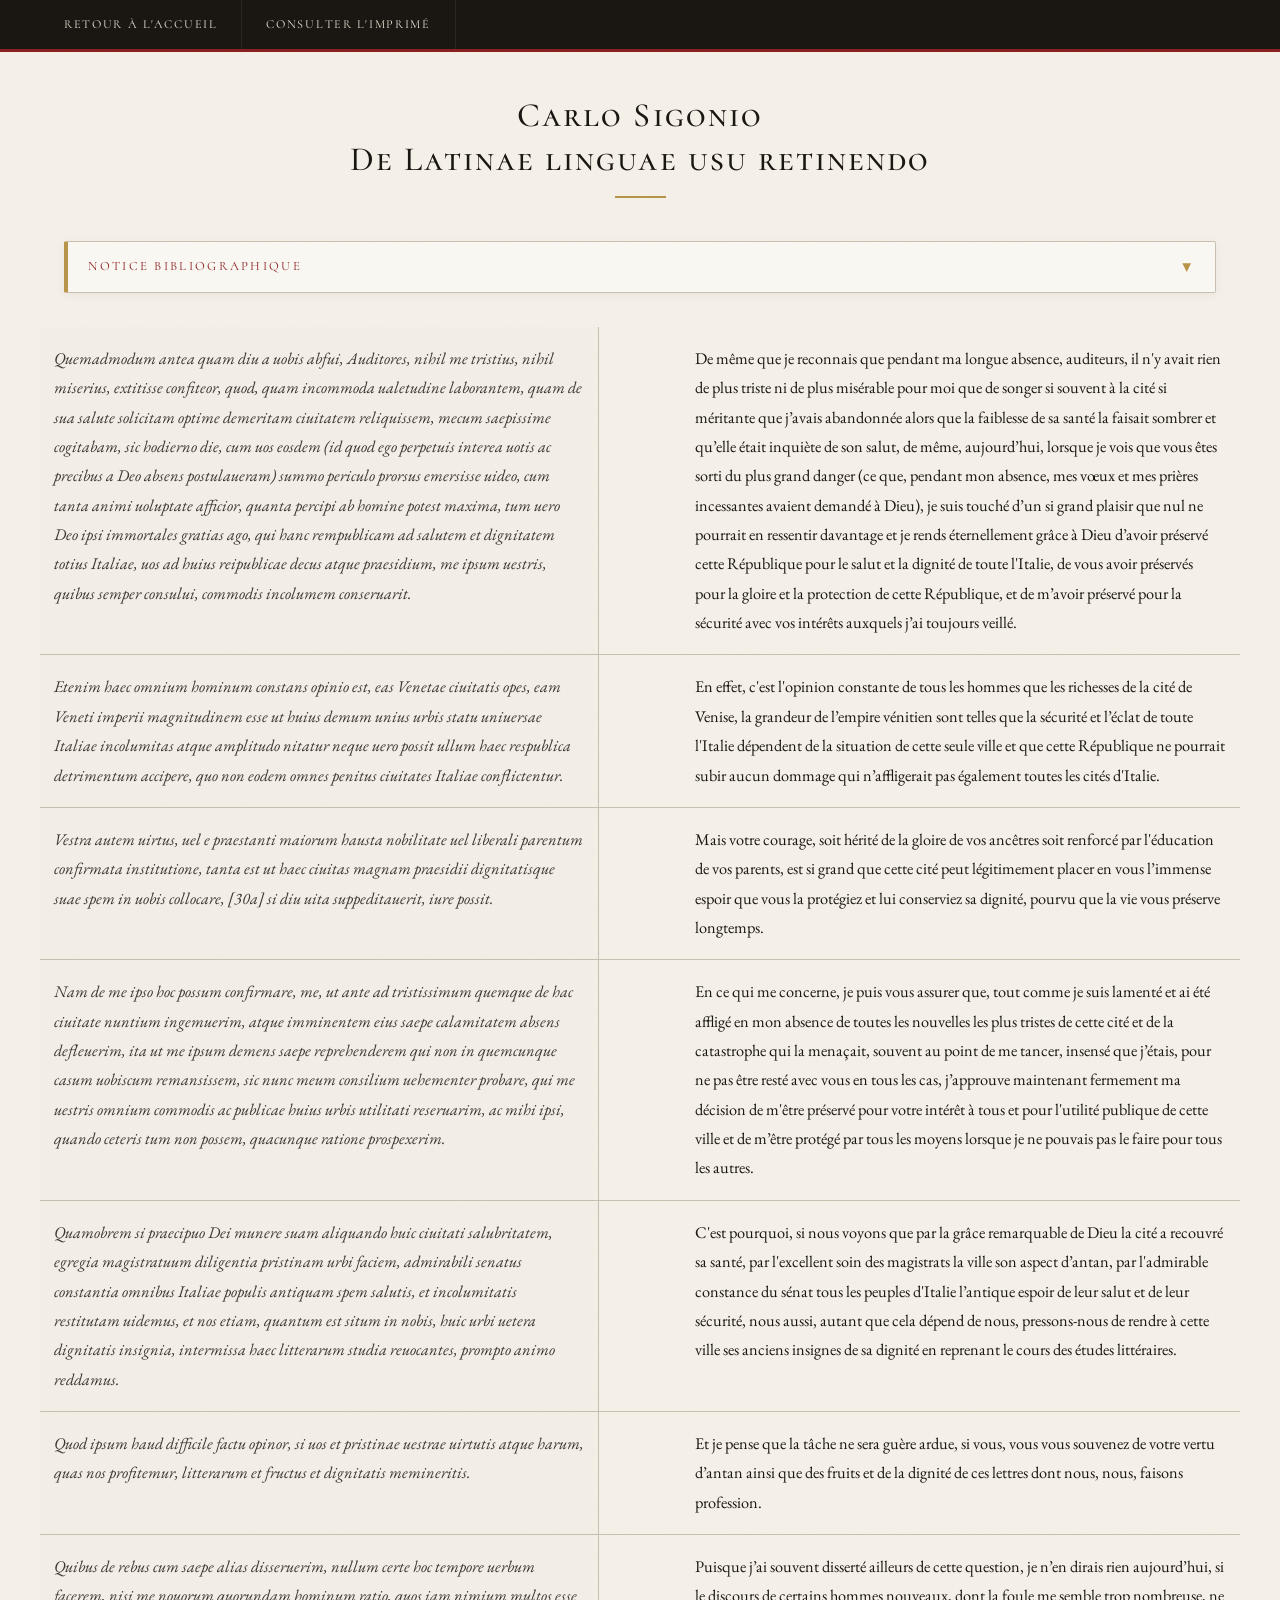
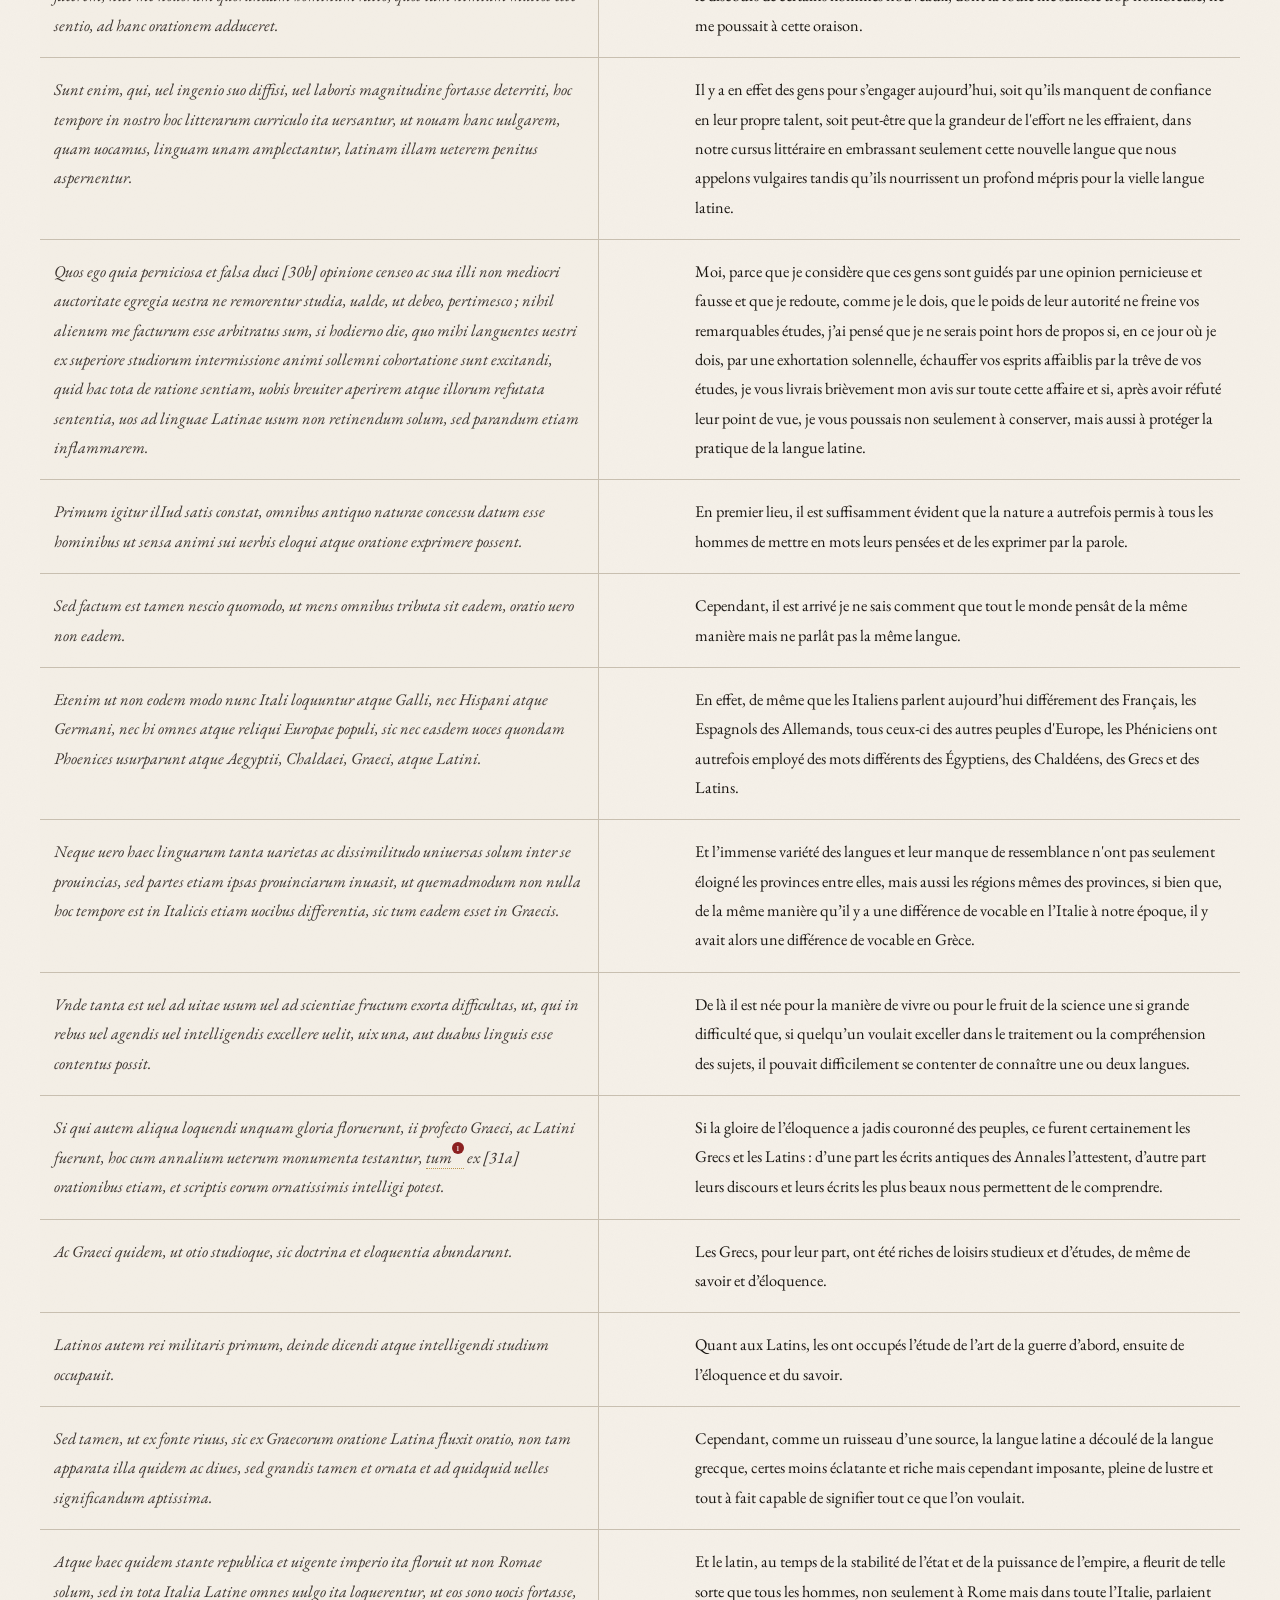
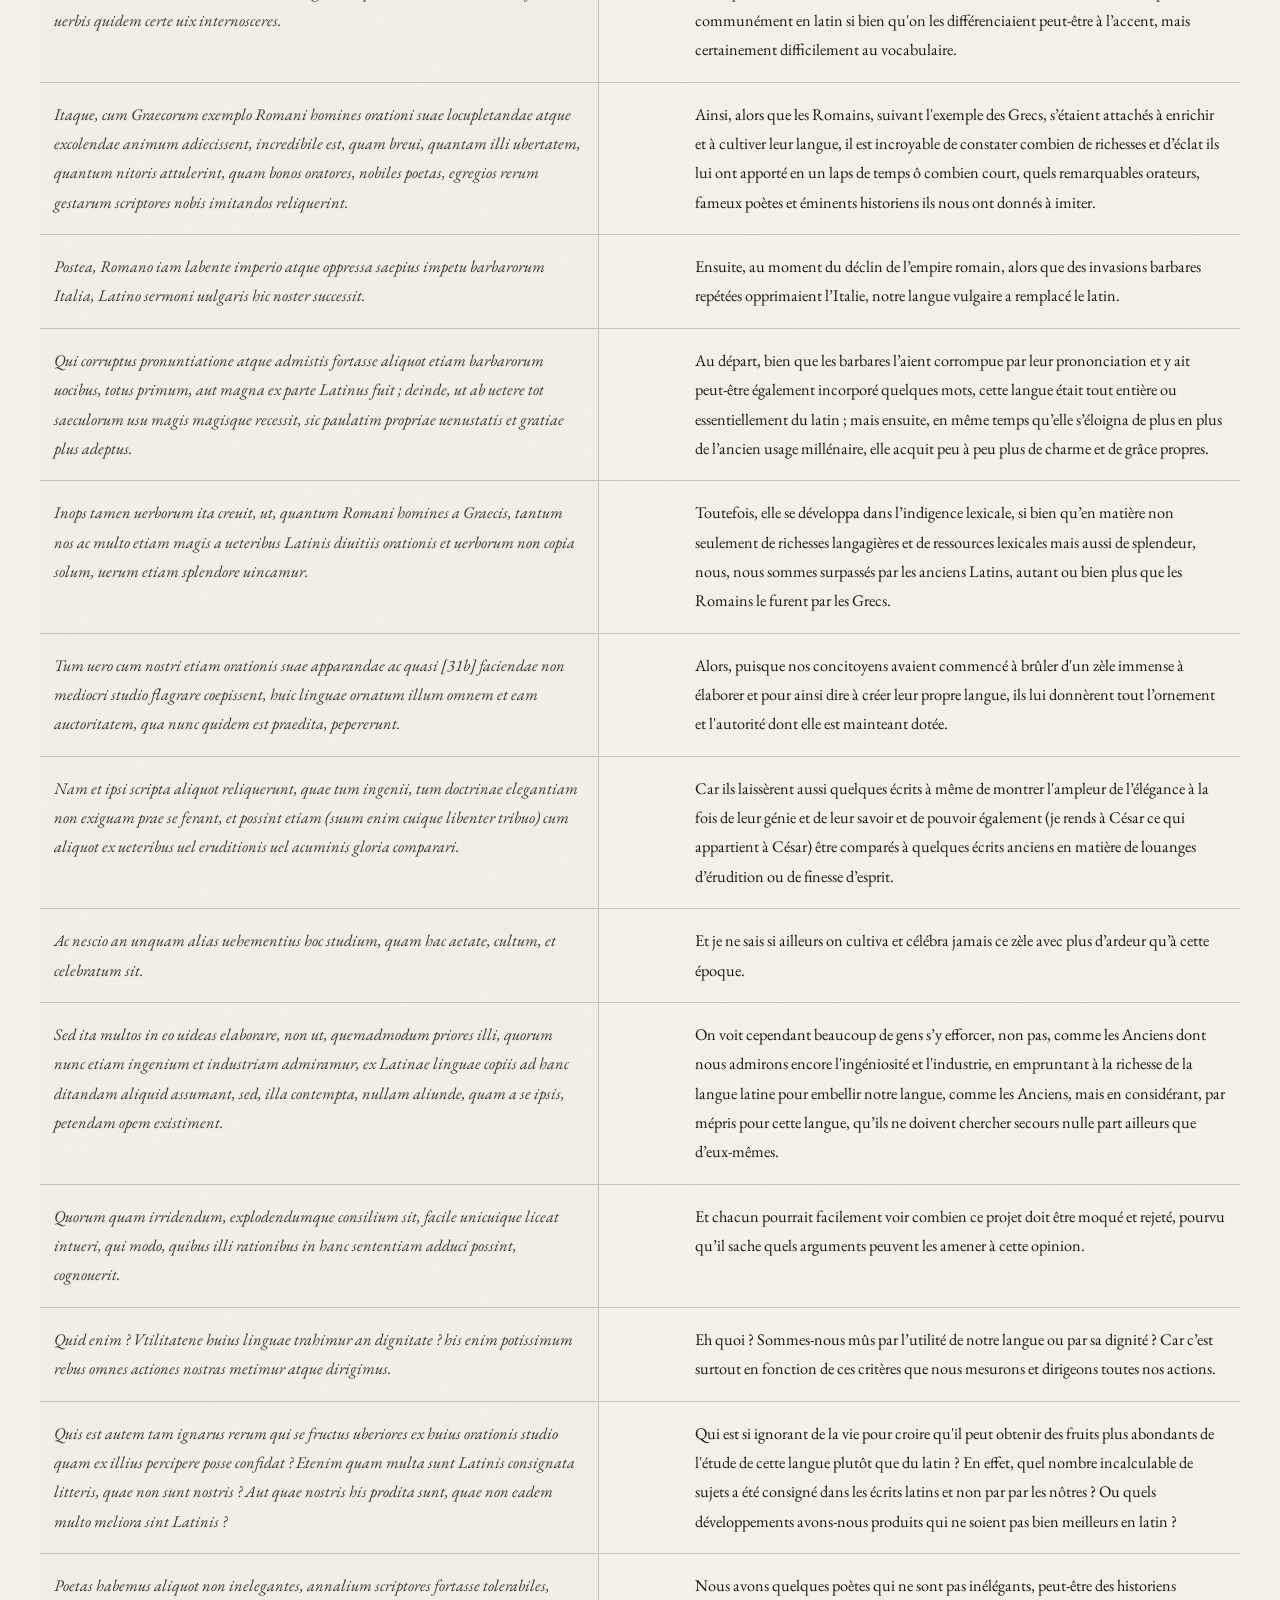
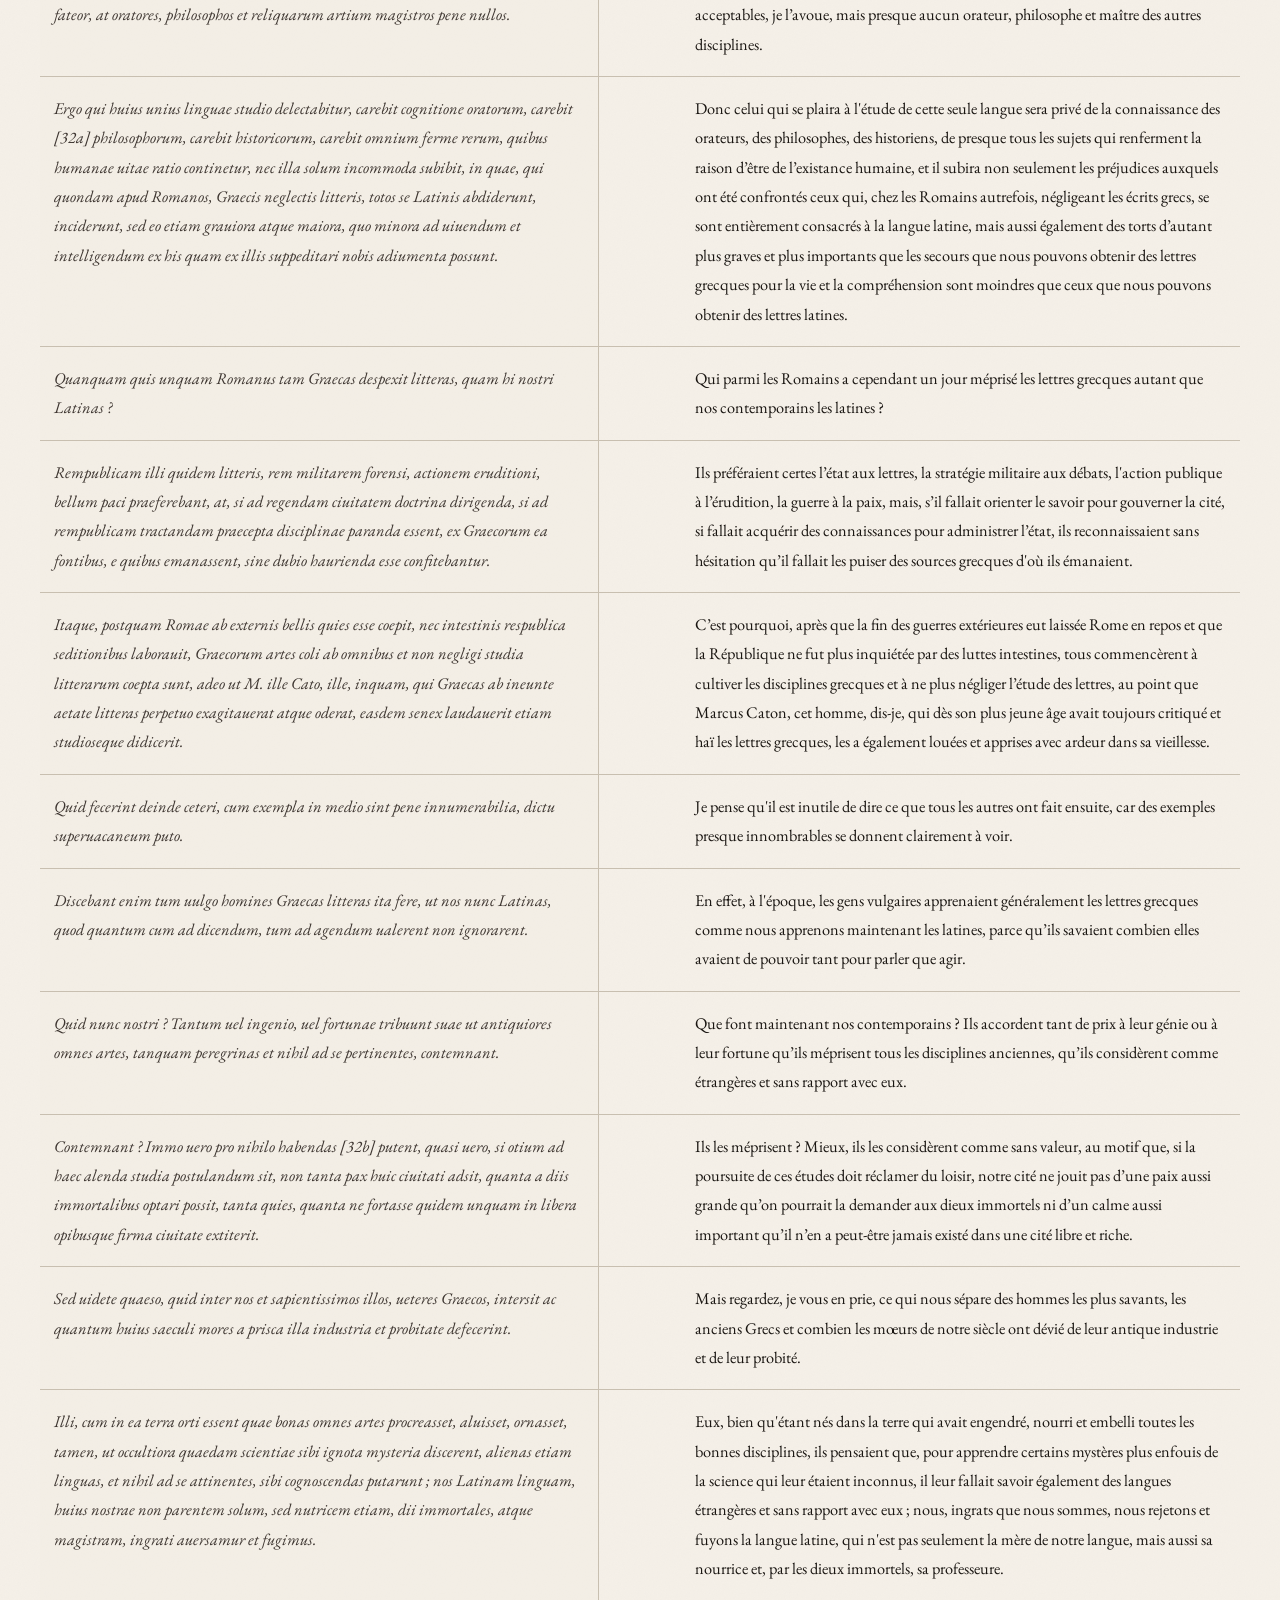
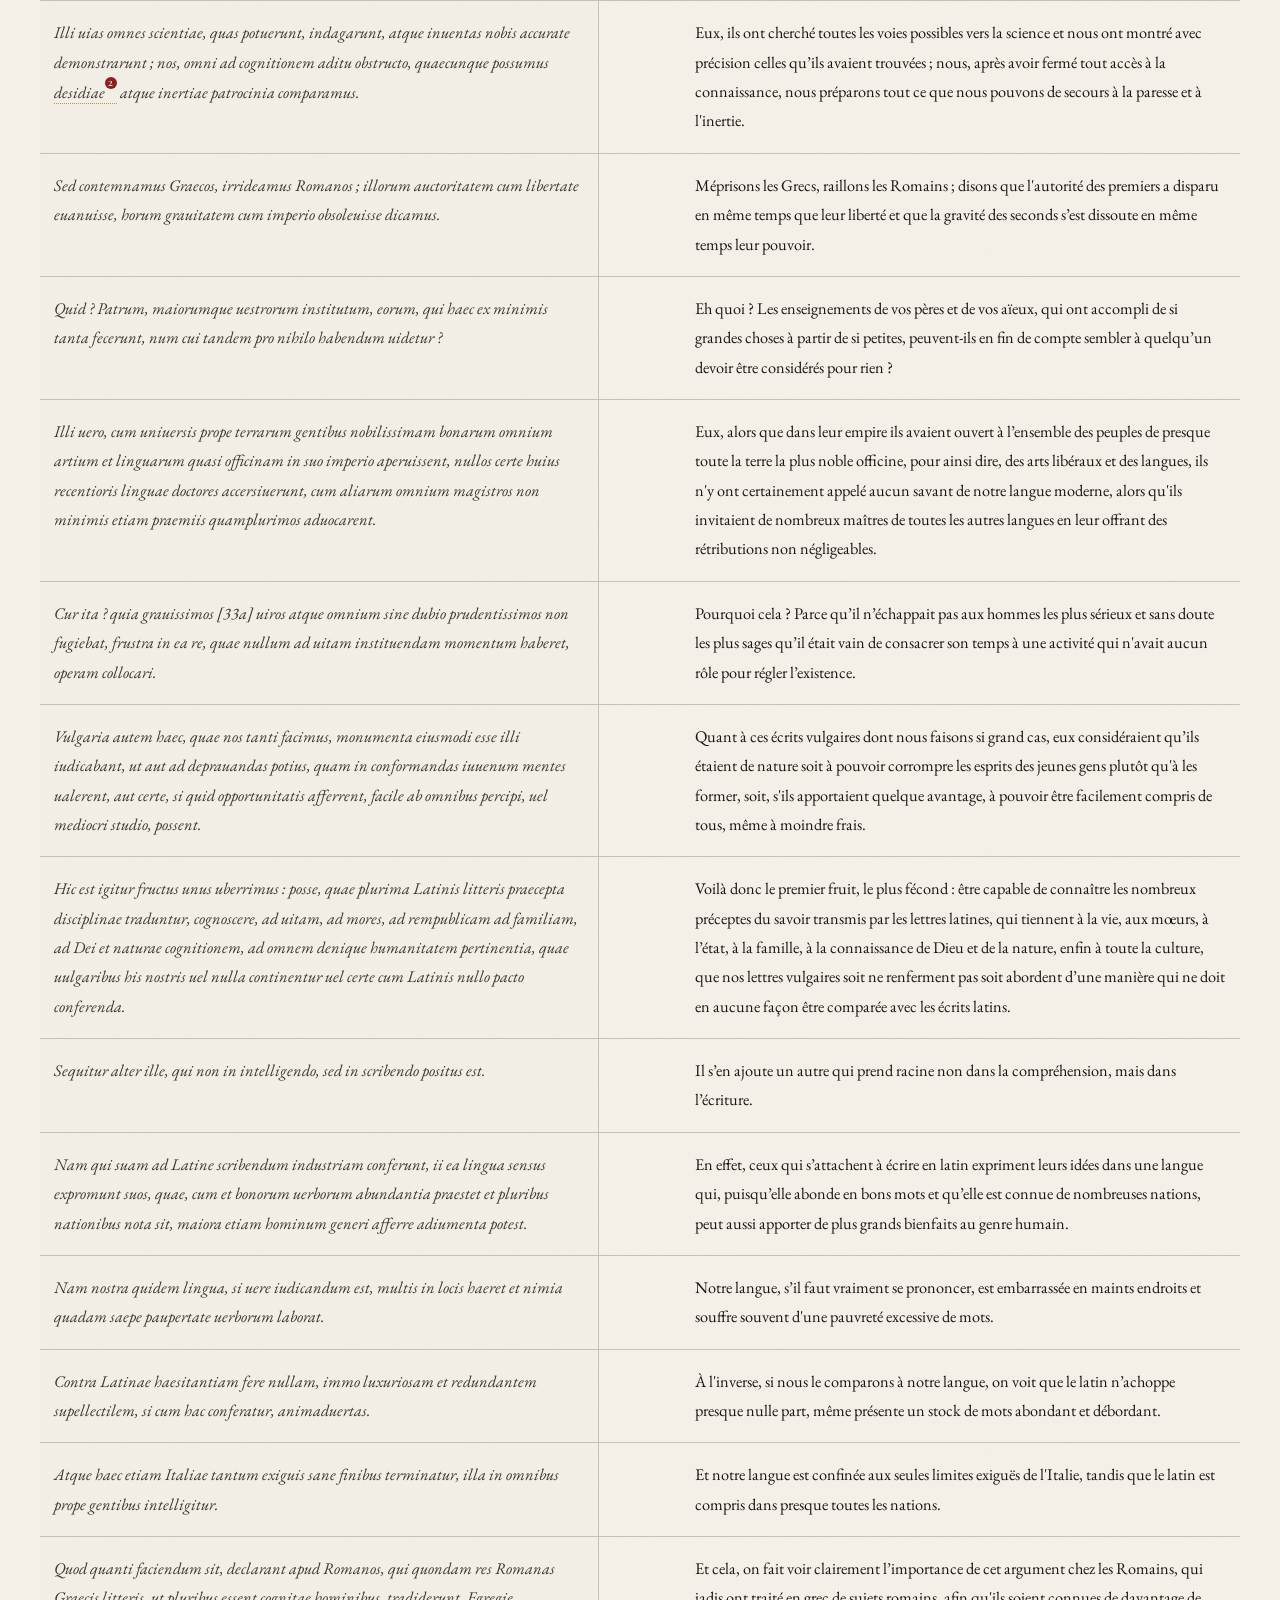
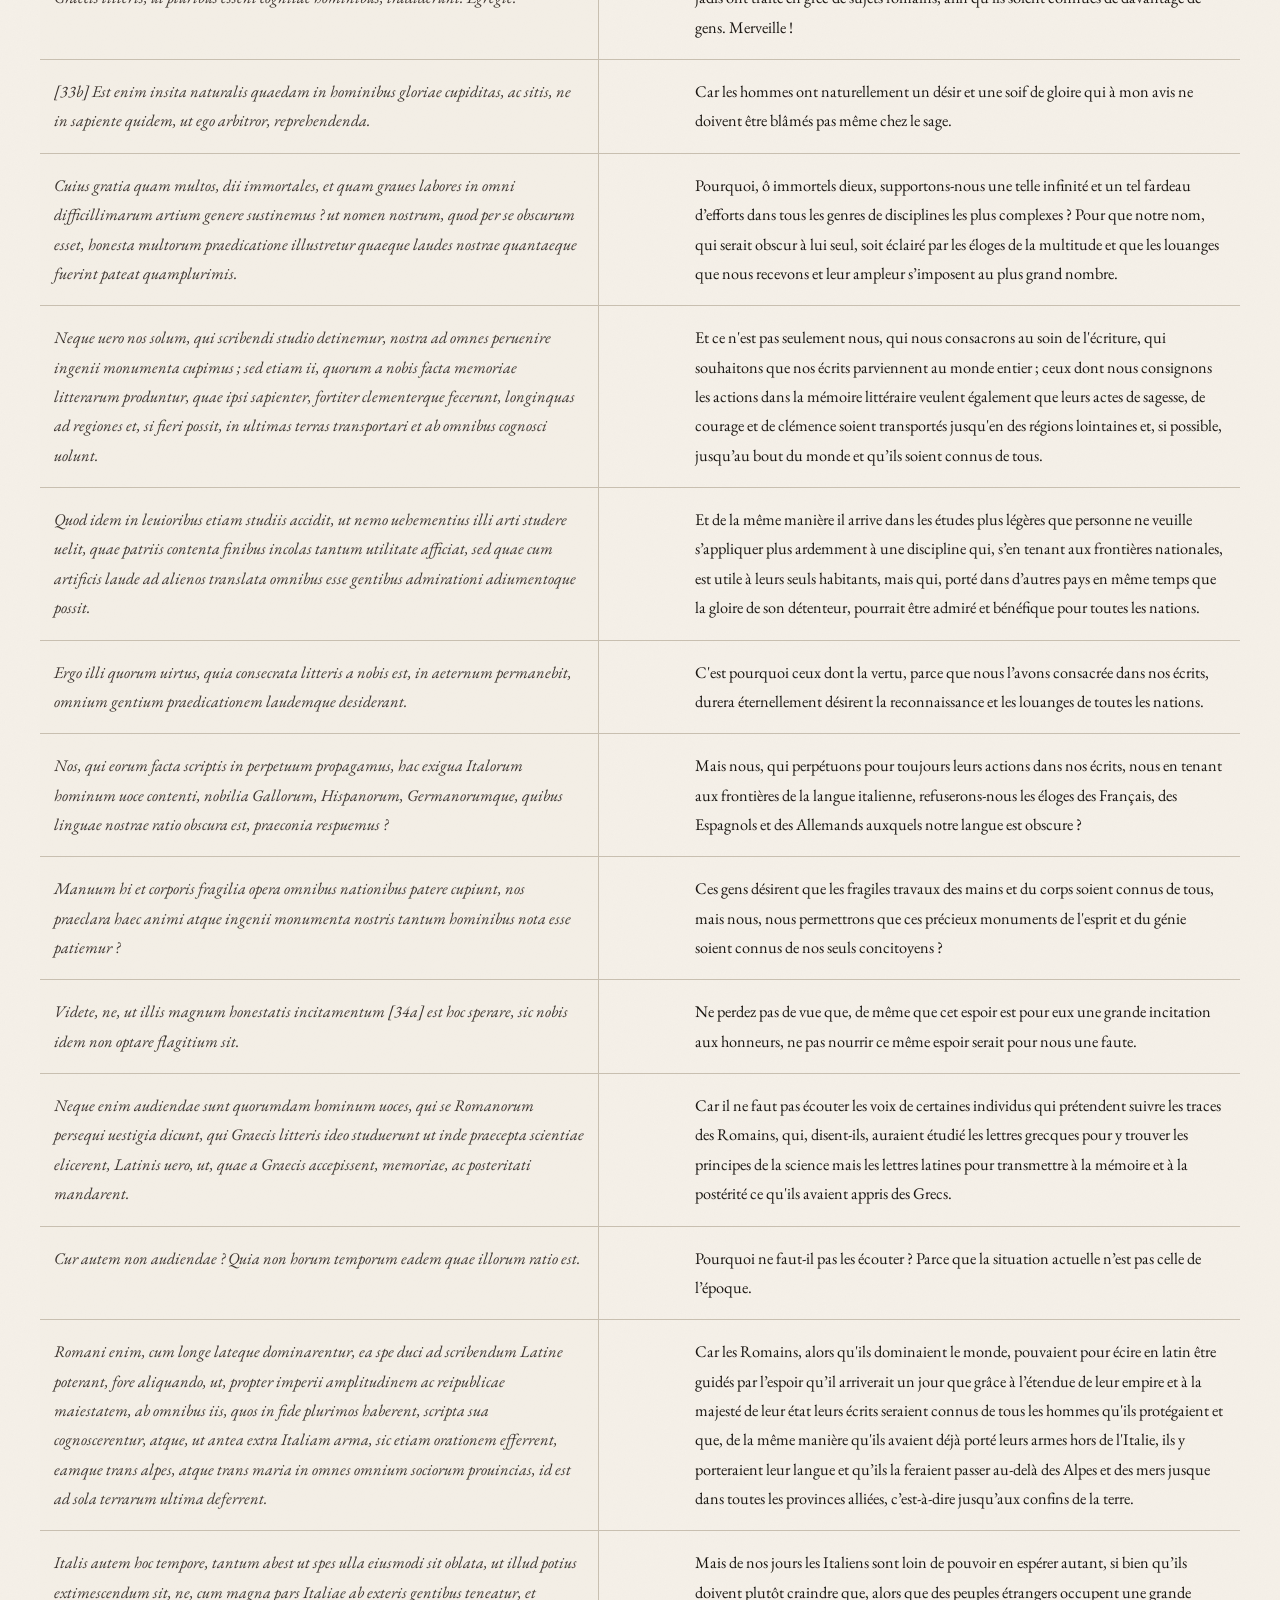
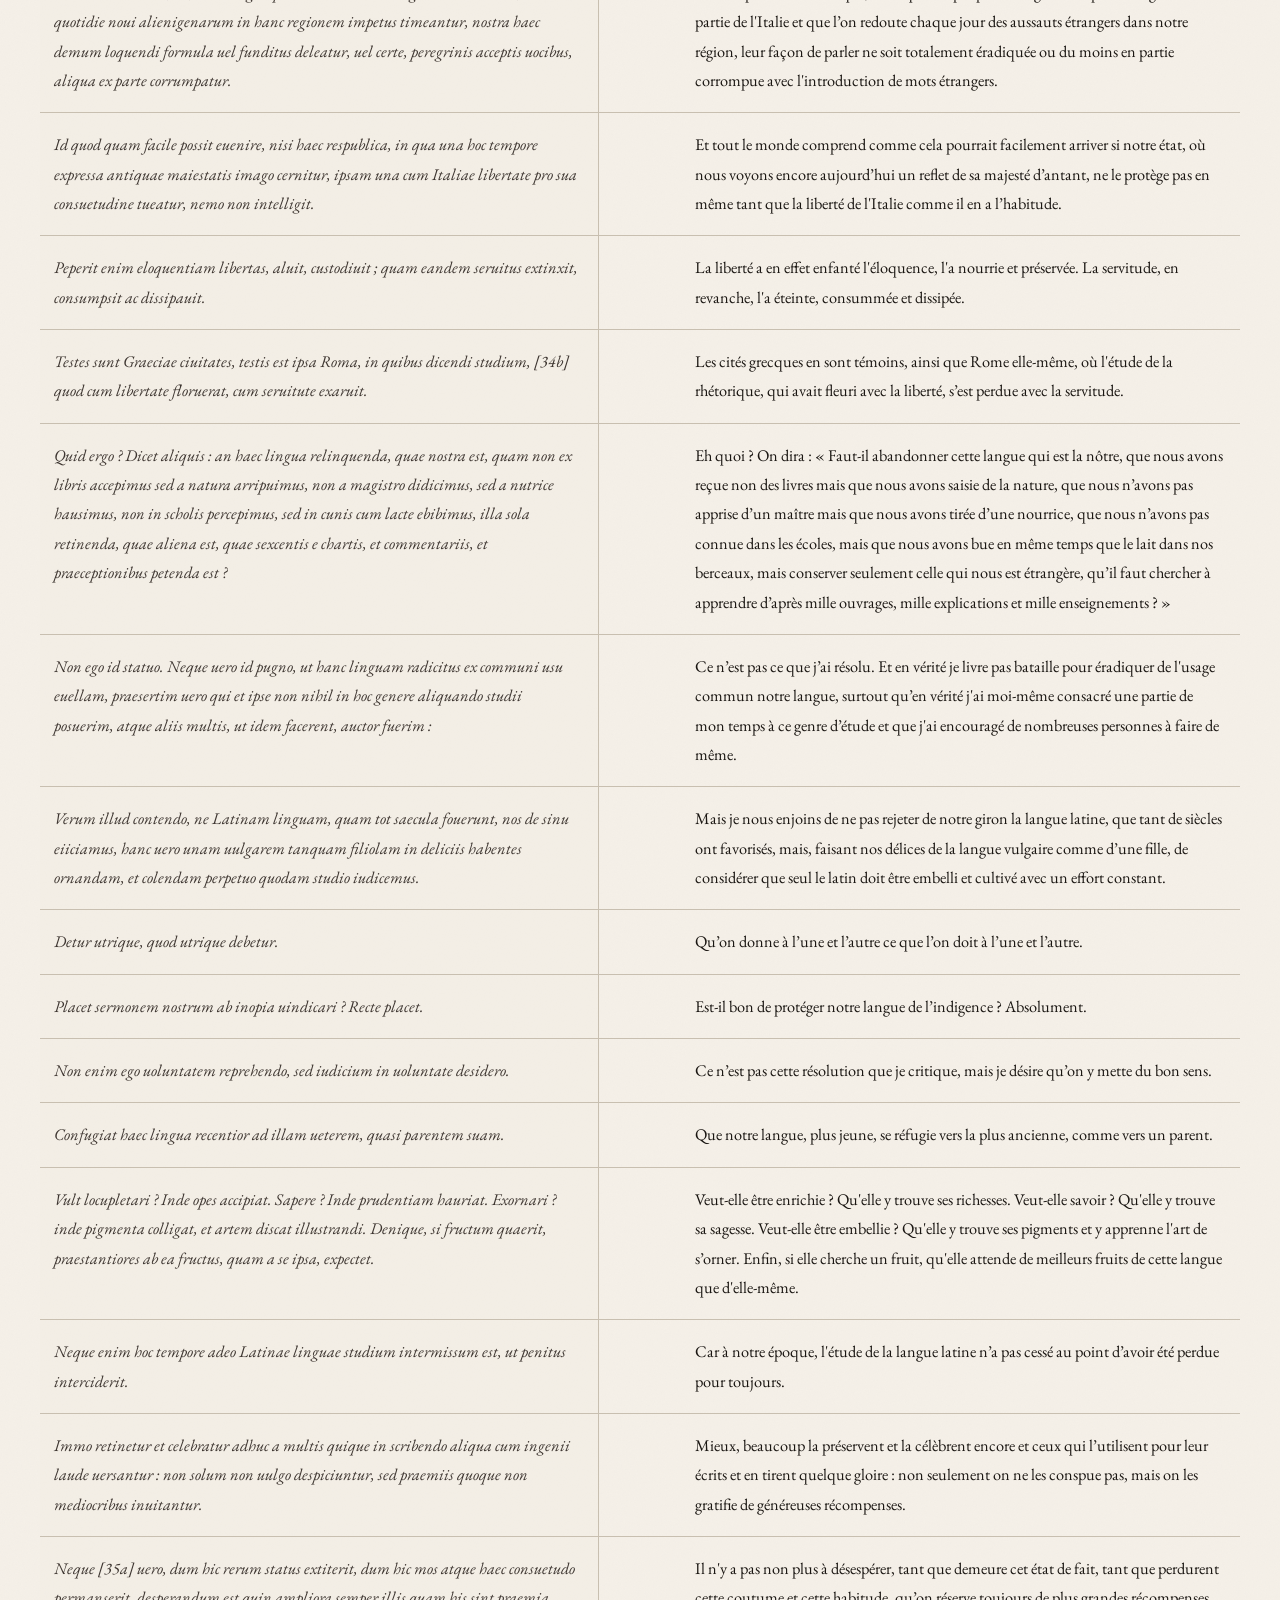
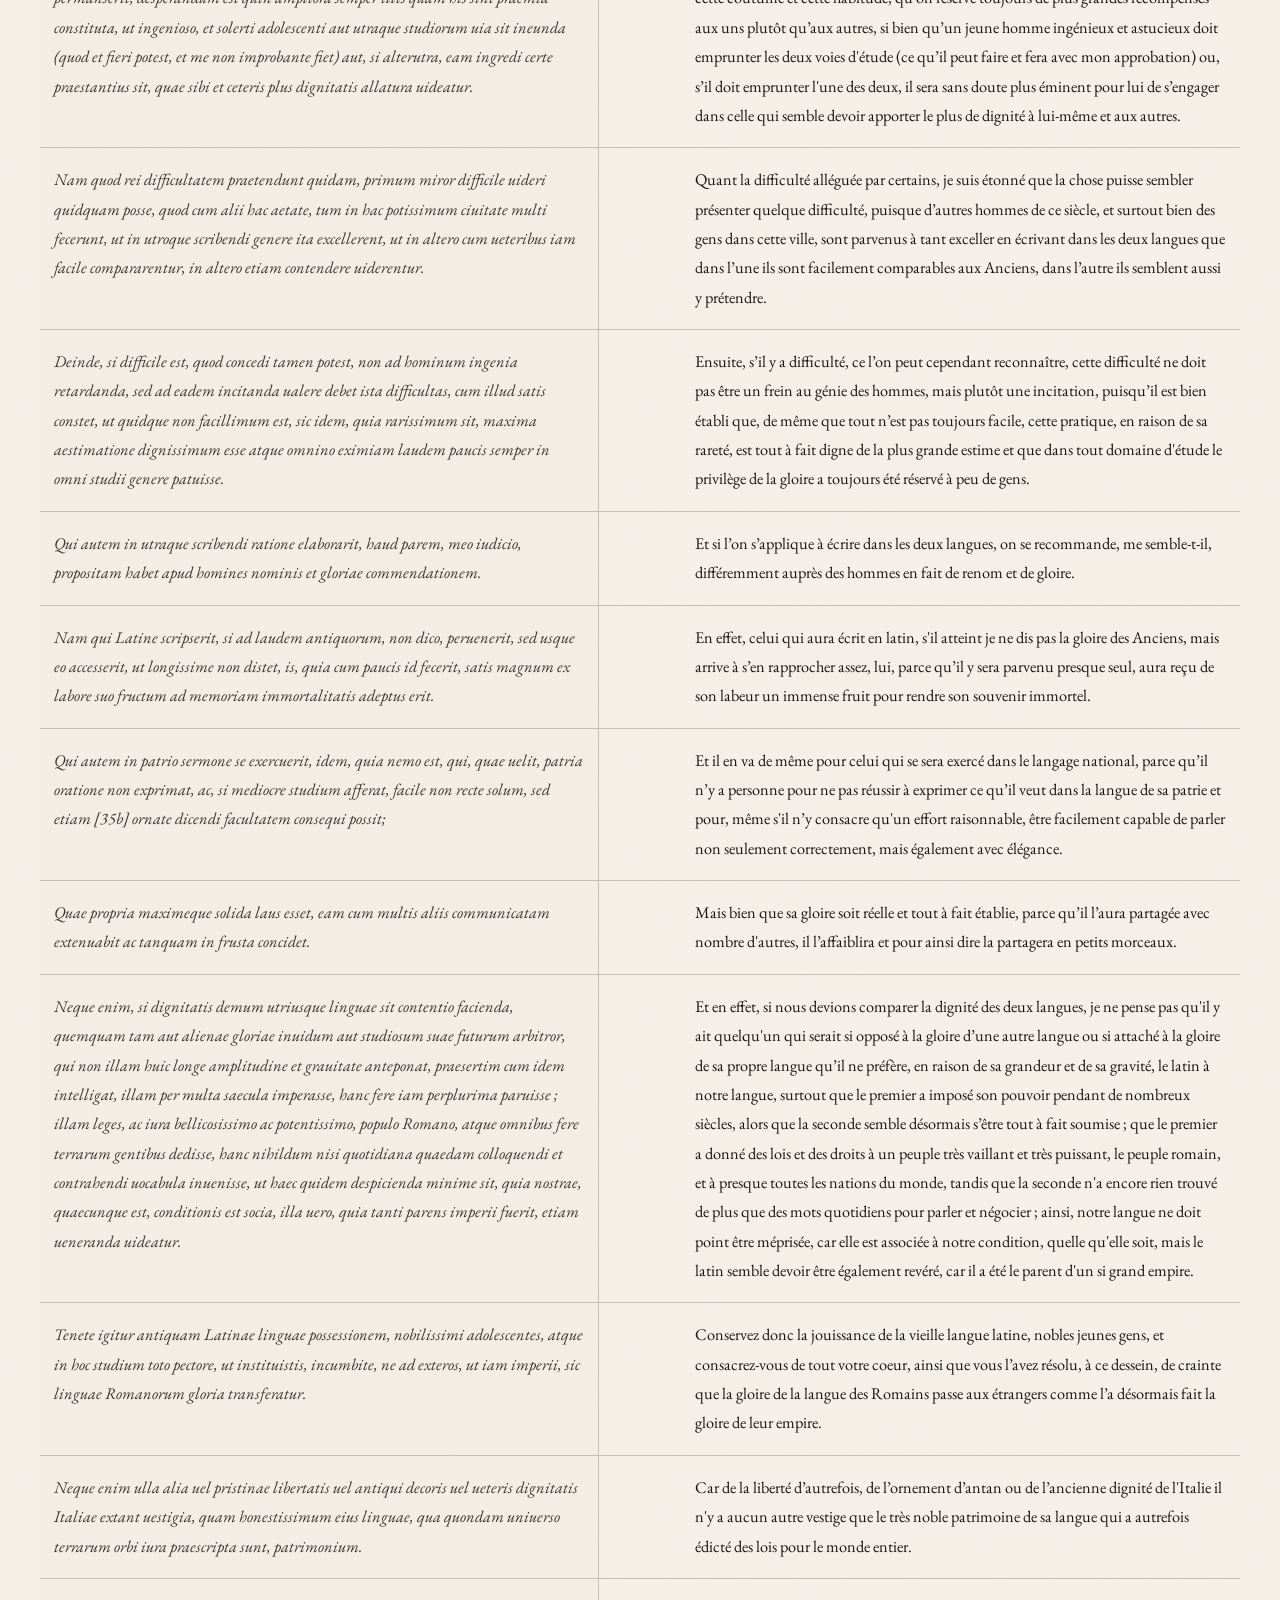
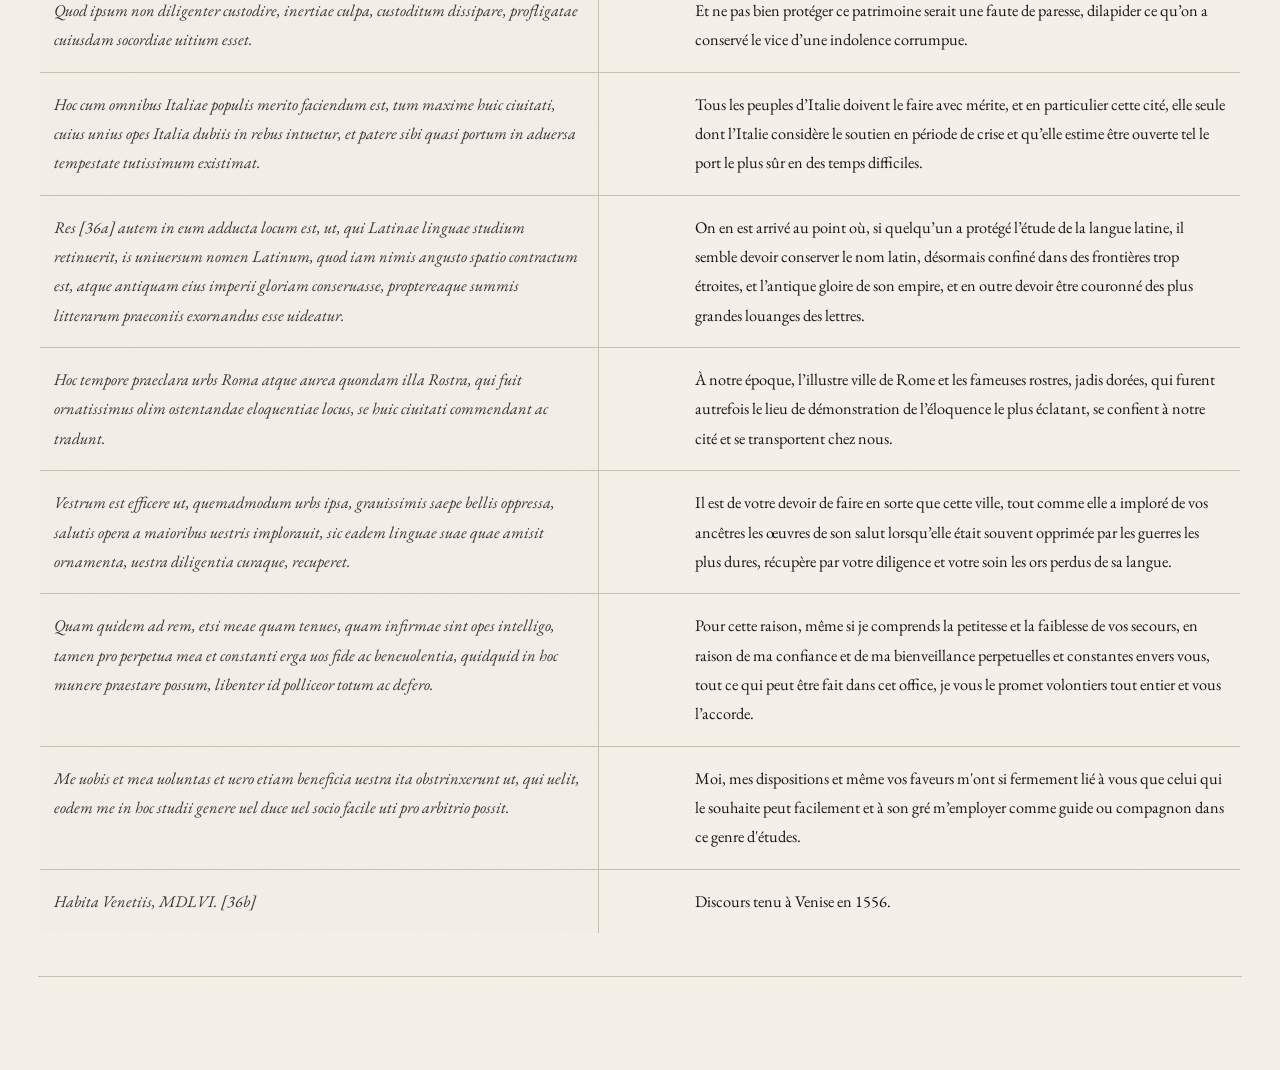
<file: html/sigonio.html>
<html>
   <head>
      <meta name="viewport" content="width=device-width, initial-scale=1">
      <meta http-equiv="Content-Type" content="text/html; charset=UTF-8">
      <link rel="stylesheet" href="https://use.fontawesome.com/releases/v5.14.0/css/all.css" integrity="sha384-HzLeBuhoNPvSl5KYnjx0BT+WB0QEEqLprO+NBkkk5gbc67FTaL7XIGa2w1L0Xbgc" crossorigin="anonymous">
      <link rel="stylesheet" type="text/css" href="../css/style_textes.css">
      <title>Carlo Sigonio - De Latinae linguae usu retinendo</title>
   </head>
   <header>
     <nav>
       <ul class="menu">
         <li><a href="../index.html">Retour à l'accueil</a></li>
         <li><a href="https://books.google.fr/books?id=7C8Pl-3OFeoC&amp;printsec=frontcover&amp;source=gbs_book_other_versions_r&amp;redir_esc=y#v=onepage&amp;q&amp;f=false">Consulter l'imprimé</a></li>
       </ul>
     </nav>
   </header>
   <body>
     <h1>Carlo Sigonio<br>De Latinae linguae usu retinendo</h1>
           <div id="notice" data-char-num="(~46990 car.)" style="border: 3px solid Moccasin; padding: 3px; margin-left: 7%; margin-right: 7%">
              <h2>Notice</h2>
              <p id="source"><span class="font-weight-bold">Source : </span><span id="bibl_1">Carlo Sigonio, <i>Orationes septem Caroli Sigonii</i>, Ioannes Rubrius, Venetiis, <span title="1560">1560</span>. </span></p>
              <p id="presentation"><span class="font-weight-bold">Présentation</span><p>Philologue, écrivain et humaniste italien (1520 (?)-12 août 1584). Né à Modène dans
                    une
                    famille pauvre, il fut l'élève de Franciscus Portus et se rendit à Bologne pour étudier
                    la
                    médecine et la philosophie. Protégé par le cardinal Grimani, il occupa à Modène la
                    chaire
                    laissée vacante par Portus avant de prendre en 1552 la chaire des belles-lettres à
                    Venise.
                    En 1560, il quitta Venise pour l'Université de Padoue. En 1563 après le scandale de
                    sa
                    querelle avec Robortello, il vint à l'Université de Bologne qu'il ne quitta plus jusqu'à
                    sa retraite.</p>
                 <p>Parmi ses nombreux écrits, on compte une traduction latine de la
                    <i>Rhétorique</i> d'Aristote, une édition de Tite-Live avec scolies et
                    corrections, mais aussi une collection des fragments cicéroniens ainsi que des ouvrages
                    sur le droit romain, sur la république athénienne et de nombreuses
                    <i>Historiae</i></p>
                 <p>Sa maîtrise de la langue latine fut telle que son traité <i>De consolatione</i>
                    passa longtemps pour l'ouvrage de l'Arpinate.</p>
              </p>
              <p id="bibliographie"><span class="font-weight-bold">Bibliographie</span><ul>
                    <li><span id="bibl_2">Fiche BNF<a target="_blank" href="https://data.bnf.fr/fr/12320363/carlo_sigonio/"><i class="fas fa-link"></i></a></span></li>
                    <li><span id="bibl_3">Fiche <i>Dizionario biografico degli italiani<a target="_blank" href="https://www.treccani.it/enciclopedia/carlo-sigonio_%28Dizionario-Biografico%29/"><i class="fas fa-link"></i></a></i></span></li>
                    <li><span id="bibl_4">Page Wikipedia<a target="_blank" href="https://fr.wikipedia.org/wiki/Sigonius"><i class="fas fa-link"></i></a></span></li>
                 </ul>
              </p>
              <p id="translation"><span class="font-weight-bold">Transcription, traduction, annotation : </span>Sarah GAUCHER</p>
           </div>
           <div id="texte" style="padding: 20px; margin-left: 7%; margin-right: 7%">
              <table style="border: 3px solid Moccasin; padding: 3px; margin-left: 7%; margin-right: 7%">
                 <colgroup>
                    <col style="width: 40%;">
                    <col style="width: 6%;">
                    <col style="width: 40%;">
                 </colgroup>
                 <tr id="Sigonio1560_1">
                    <td style="vertical-align: top; padding: 3px;"> Quemadmodum antea quam diu a uobis abfui, Auditores,
                       nihil me tristius, nihil miserius, extitisse confiteor, quod, quam incommoda ualetudine
                       laborantem, quam de sua salute solicitam optime demeritam ciuitatem reliquissem, mecum
                       saepissime cogitabam, sic hodierno die, cum uos eosdem (id quod ego perpetuis interea
                       uotis
                       ac precibus a Deo absens postulaueram) summo periculo prorsus emersisse uideo, cum
                       tanta
                       animi uoluptate afficior, quanta percipi ab homine potest maxima, tum uero Deo ipsi
                       immortales gratias ago, qui hanc rempublicam ad salutem et dignitatem totius Italiae,
                       uos ad
                       huius reipublicae decus atque praesidium, me ipsum uestris, quibus semper consului,
                       commodis
                       incolumem conseruarit. </td>
                    <td style="vertical-align: top; padding: 3px;"></td>
                    <td style="vertical-align: top; padding: 3px;"> De même que je reconnais que pendant ma longue
                       absence, auditeurs, il n'y avait rien de plus triste ni de plus misérable pour moi
                       que de
                       songer si souvent à la cité si méritante que j’avais abandonnée alors que la faiblesse
                       de sa
                       santé la faisait sombrer et qu’elle était inquiète de son salut, de même, aujourd’hui,
                       lorsque je vois que vous êtes sorti du plus grand danger (ce que, pendant mon absence,
                       mes
                       vœux et mes prières incessantes avaient demandé à Dieu), je suis touché d’un si grand
                       plaisir que nul ne pourrait en ressentir davantage et je rends éternellement grâce
                       à Dieu
                       d’avoir préservé cette République pour le salut et la dignité de toute l'Italie, de
                       vous
                       avoir préservés pour la gloire et la protection de cette République, et de m’avoir
                       préservé
                       pour la sécurité avec vos intérêts auxquels j’ai toujours veillé. </td>
                 </tr>
                 <tr id="Sigonio1560_2">
                    <td style="vertical-align: top; padding: 3px;"> Etenim haec omnium hominum constans opinio est, eas
                       Venetae ciuitatis opes, eam Veneti imperii magnitudinem esse ut huius demum unius
                       urbis
                       statu uniuersae Italiae incolumitas atque amplitudo nitatur neque uero possit ullum
                       haec
                       respublica detrimentum accipere, quo non eodem omnes penitus ciuitates Italiae
                       conflictentur. </td>
                    <td style="vertical-align: top; padding: 3px;"></td>
                    <td style="vertical-align: top; padding: 3px;"> En effet, c'est l'opinion constante de tous les
                       hommes que les richesses de la cité de Venise, la grandeur de l’empire vénitien sont
                       telles
                       que la sécurité et l’éclat de toute l'Italie dépendent de la situation de cette seule
                       ville
                       et que cette République ne pourrait subir aucun dommage qui n’affligerait pas également
                       toutes les cités d'Italie. </td>
                 </tr>
                 <tr id="Sigonio1560_3">
                    <td style="vertical-align: top; padding: 3px;"> Vestra autem uirtus, uel e praestanti maiorum hausta
                       nobilitate uel liberali parentum confirmata institutione, tanta est ut haec ciuitas
                       magnam
                       praesidii dignitatisque suae spem in uobis collocare, [30a] si diu uita suppeditauerit,
                       iure
                       possit. </td>
                    <td style="vertical-align: top; padding: 3px;"></td>
                    <td style="vertical-align: top; padding: 3px;"> Mais votre courage, soit hérité de la gloire de vos
                       ancêtres soit renforcé par l'éducation de vos parents, est si grand que cette cité
                       peut
                       légitimement placer en vous l’immense espoir que vous la protégiez et lui conserviez
                       sa
                       dignité, pourvu que la vie vous préserve longtemps. </td>
                 </tr>
                 <tr id="Sigonio1560_4">
                    <td style="vertical-align: top; padding: 3px;"> Nam de me ipso hoc possum confirmare, me, ut ante ad
                       tristissimum quemque de hac ciuitate nuntium ingemuerim, atque imminentem eius saepe
                       calamitatem absens defleuerim, ita ut me ipsum demens saepe reprehenderem qui non
                       in
                       quemcunque casum uobiscum remansissem, sic nunc meum consilium uehementer probare,
                       qui me
                       uestris omnium commodis ac publicae huius urbis utilitati reseruarim, ac mihi ipsi,
                       quando
                       ceteris tum non possem, quacunque ratione prospexerim. </td>
                    <td style="vertical-align: top; padding: 3px;"></td>
                    <td style="vertical-align: top; padding: 3px;"> En ce qui me concerne, je puis vous assurer que,
                       tout comme je suis lamenté et ai été affligé en mon absence de toutes les nouvelles
                       les plus
                       tristes de cette cité et de la catastrophe qui la menaçait, souvent au point de me
                       tancer,
                       insensé que j’étais, pour ne pas être resté avec vous en tous les cas, j’approuve
                       maintenant
                       fermement ma décision de m'être préservé pour votre intérêt à tous et pour l'utilité
                       publique de cette ville et de m’être protégé par tous les moyens lorsque je ne pouvais
                       pas
                       le faire pour tous les autres. </td>
                 </tr>
                 <tr id="Sigonio1560_5">
                    <td style="vertical-align: top; padding: 3px;"> Quamobrem si praecipuo Dei munere suam aliquando huic
                       ciuitati salubritatem, egregia magistratuum diligentia pristinam urbi faciem, admirabili
                       senatus constantia omnibus Italiae populis antiquam spem salutis, et incolumitatis
                       restitutam uidemus, et nos etiam, quantum est situm in nobis, huic urbi uetera dignitatis
                       insignia, intermissa haec litterarum studia reuocantes, prompto animo reddamus. </td>
                    <td style="vertical-align: top; padding: 3px;"></td>
                    <td style="vertical-align: top; padding: 3px;"> C'est pourquoi, si nous voyons que par la grâce
                       remarquable de Dieu la cité a recouvré sa santé, par l'excellent soin des magistrats
                       la
                       ville son aspect d’antan, par l'admirable constance du sénat tous les peuples d'Italie
                       l’antique espoir de leur salut et de leur sécurité, nous aussi, autant que cela dépend
                       de
                       nous, pressons-nous de rendre à cette ville ses anciens insignes de sa dignité en
                       reprenant
                       le cours des études littéraires. </td>
                 </tr>
                 <tr id="Sigonio1560_6">
                    <td style="vertical-align: top; padding: 3px;"> Quod ipsum haud difficile factu opinor, si uos et
                       pristinae uestrae uirtutis atque harum, quas nos profitemur, litterarum et fructus
                       et
                       dignitatis memineritis. </td>
                    <td style="vertical-align: top; padding: 3px;"></td>
                    <td style="vertical-align: top; padding: 3px;"> Et je pense que la tâche ne sera guère ardue, si
                       vous, vous vous souvenez de votre vertu d’antan ainsi que des fruits et de la dignité
                       de ces
                       lettres dont nous, nous, faisons profession. </td>
                 </tr>
                 <tr id="Sigonio1560_7">
                    <td style="vertical-align: top; padding: 3px;"> Quibus de rebus cum saepe alias disseruerim, nullum
                       certe hoc tempore uerbum facerem, nisi me nouorum quorundam hominum ratio, quos iam
                       nimium
                       multos esse sentio, ad hanc orationem adduceret. </td>
                    <td style="vertical-align: top; padding: 3px;"></td>
                    <td style="vertical-align: top; padding: 3px;"> Puisque j’ai souvent disserté ailleurs de cette
                       question, je n’en dirais rien aujourd’hui, si le discours de certains hommes nouveaux,
                       dont
                       la foule me semble trop nombreuse, ne me poussait à cette oraison. </td>
                 </tr>
                 <tr id="Sigonio1560_8">
                    <td style="vertical-align: top; padding: 3px;"> Sunt enim, qui, uel ingenio suo diffisi, uel laboris
                       magnitudine fortasse deterriti, hoc tempore in nostro hoc litterarum curriculo ita
                       uersantur, ut nouam hanc uulgarem, quam uocamus, linguam unam amplectantur, latinam
                       illam
                       ueterem penitus aspernentur. </td>
                    <td style="vertical-align: top; padding: 3px;"></td>
                    <td style="vertical-align: top; padding: 3px;"> Il y a en effet des gens pour s’engager aujourd’hui,
                       soit qu’ils manquent de confiance en leur propre talent, soit peut-être que la grandeur
                       de
                       l'effort ne les effraient, dans notre cursus littéraire en embrassant seulement cette
                       nouvelle langue que nous appelons vulgaires tandis qu’ils nourrissent un profond mépris
                       pour
                       la vielle langue latine. </td>
                 </tr>
                 <tr id="Sigonio1560_9">
                    <td style="vertical-align: top; padding: 3px;"> Quos ego quia perniciosa et falsa duci [30b] opinione
                       censeo ac sua illi non mediocri auctoritate egregia uestra ne remorentur studia, ualde,
                       ut
                       debeo, pertimesco ; nihil alienum me facturum esse arbitratus sum, si hodierno die,
                       quo mihi
                       languentes uestri ex superiore studiorum intermissione animi sollemni cohortatione
                       sunt
                       excitandi, quid hac tota de ratione sentiam, uobis breuiter aperirem atque illorum
                       refutata
                       sententia, uos ad linguae Latinae usum non retinendum solum, sed parandum etiam inflammarem.
                       </td>
                    <td style="vertical-align: top; padding: 3px;"></td>
                    <td style="vertical-align: top; padding: 3px;"> Moi, parce que je considère que ces gens sont guidés
                       par une opinion pernicieuse et fausse et que je redoute, comme je le dois, que le
                       poids de
                       leur autorité ne freine vos remarquables études, j’ai pensé que je ne serais point
                       hors de
                       propos si, en ce jour où je dois, par une exhortation solennelle, échauffer vos esprits
                       affaiblis par la trêve de vos études, je vous livrais brièvement mon avis sur toute
                       cette
                       affaire et si, après avoir réfuté leur point de vue, je vous poussais non seulement
                       à
                       conserver, mais aussi à protéger la pratique de la langue latine. </td>
                 </tr>
                 <tr id="Sigonio1560_10">
                    <td style="vertical-align: top; padding: 3px;"> Primum igitur ilIud satis constat, omnibus antiquo
                       naturae concessu datum esse hominibus ut sensa animi sui uerbis eloqui atque oratione
                       exprimere possent. </td>
                    <td style="vertical-align: top; padding: 3px;"></td>
                    <td style="vertical-align: top; padding: 3px;"> En premier lieu, il est suffisamment évident que la
                       nature a autrefois permis à tous les hommes de mettre en mots leurs pensées et de
                       les
                       exprimer par la parole. </td>
                 </tr>
                 <tr id="Sigonio1560_11">
                    <td style="vertical-align: top; padding: 3px;"> Sed factum est tamen nescio quomodo, ut mens omnibus
                       tributa sit eadem, oratio uero non eadem. </td>
                    <td style="vertical-align: top; padding: 3px;"></td>
                    <td style="vertical-align: top; padding: 3px;"> Cependant, il est arrivé je ne sais comment que
                       tout le monde pensât de la même manière mais ne parlât pas la même langue. </td>
                 </tr>
                 <tr id="Sigonio1560_12">
                    <td style="vertical-align: top; padding: 3px;"> Etenim ut non eodem modo nunc Itali loquuntur atque
                       Galli, nec Hispani atque Germani, nec hi omnes atque reliqui Europae populi, sic nec
                       easdem
                       uoces quondam Phoenices usurparunt atque Aegyptii, Chaldaei, Graeci, atque Latini.
                       </td>
                    <td style="vertical-align: top; padding: 3px;"></td>
                    <td style="vertical-align: top; padding: 3px;"> En effet, de même que les Italiens parlent
                       aujourd’hui différement des Français, les Espagnols des Allemands, tous ceux-ci des
                       autres
                       peuples d'Europe, les Phéniciens ont autrefois employé des mots différents des Égyptiens,
                       des Chaldéens, des Grecs et des Latins. </td>
                 </tr>
                 <tr id="Sigonio1560_13">
                    <td style="vertical-align: top; padding: 3px;"> Neque uero haec linguarum tanta uarietas ac
                       dissimilitudo uniuersas solum inter se prouincias, sed partes etiam ipsas prouinciarum
                       inuasit, ut quemadmodum non nulla hoc tempore est in Italicis etiam uocibus differentia,
                       sic
                       tum eadem esset in Graecis. </td>
                    <td style="vertical-align: top; padding: 3px;"></td>
                    <td style="vertical-align: top; padding: 3px;"> Et l’immense variété des langues et leur manque de
                       ressemblance n'ont pas seulement éloigné les provinces entre elles, mais aussi les
                       régions
                       mêmes des provinces, si bien que, de la même manière qu’il y a une différence de vocable
                       en
                       l’Italie à notre époque, il y avait alors une différence de vocable en Grèce. </td>
                 </tr>
                 <tr id="Sigonio1560_14">
                    <td style="vertical-align: top; padding: 3px;"> Vnde tanta est uel ad uitae usum uel ad scientiae
                       fructum exorta difficultas, ut, qui in rebus uel agendis uel intelligendis excellere
                       uelit,
                       uix una, aut duabus linguis esse contentus possit. </td>
                    <td style="vertical-align: top; padding: 3px;"></td>
                    <td style="vertical-align: top; padding: 3px;"> De là il est née pour la manière de vivre ou pour
                       le fruit de la science une si grande difficulté que, si quelqu’un voulait exceller
                       dans le
                       traitement ou la compréhension des sujets, il pouvait difficilement se contenter de
                       connaître une ou deux langues. </td>
                 </tr>
                 <tr id="Sigonio1560_15">
                    <td style="vertical-align: top; padding: 3px;"> Si qui autem aliqua loquendi unquam gloria
                       floruerunt, ii profecto Graeci, ac Latini fuerunt, hoc cum annalium ueterum monumenta
                       testantur, <span data-type="segment" data-id="seg_1">tum<sup data-type="note" data-ref="seg_1"><a name="c1" href="#n1">1</a></sup></span>
                       ex [31a] orationibus etiam, et scriptis eorum ornatissimis intelligi potest. </td>
                    <td style="vertical-align: top; padding: 3px;"></td>
                    <td style="vertical-align: top; padding: 3px;"> Si la gloire de l’éloquence a jadis couronné des
                       peuples, ce furent certainement les Grecs et les Latins&nbsp;: d’une part les écrits antiques
                       des
                       Annales l’attestent, d’autre part leurs discours et leurs écrits les plus beaux nous
                       permettent de le comprendre. </td>
                 </tr>
                 <tr id="Sigonio1560_16">
                    <td style="vertical-align: top; padding: 3px;"> Ac Graeci quidem, ut otio studioque, sic doctrina et
                       eloquentia abundarunt. </td>
                    <td style="vertical-align: top; padding: 3px;"></td>
                    <td style="vertical-align: top; padding: 3px;"> Les Grecs, pour leur part, ont été riches de
                       loisirs studieux et d’études, de même de savoir et d’éloquence. </td>
                 </tr>
                 <tr id="Sigonio1560_17">
                    <td style="vertical-align: top; padding: 3px;"> Latinos autem rei militaris primum, deinde dicendi
                       atque intelligendi studium occupauit. </td>
                    <td style="vertical-align: top; padding: 3px;"></td>
                    <td style="vertical-align: top; padding: 3px;"> Quant aux Latins, les ont occupés l’étude de l’art
                       de la guerre d’abord, ensuite de l’éloquence et du savoir. </td>
                 </tr>
                 <tr id="Sigonio1560_18">
                    <td style="vertical-align: top; padding: 3px;"> Sed tamen, ut ex fonte riuus, sic ex Graecorum
                       oratione Latina fluxit oratio, non tam apparata illa quidem ac diues, sed grandis
                       tamen et
                       ornata et ad quidquid uelles significandum aptissima. </td>
                    <td style="vertical-align: top; padding: 3px;"></td>
                    <td style="vertical-align: top; padding: 3px;"> Cependant, comme un ruisseau d’une source, la
                       langue latine a découlé de la langue grecque, certes moins éclatante et riche mais
                       cependant
                       imposante, pleine de lustre et tout à fait capable de signifier tout ce que l’on voulait.
                       </td>
                 </tr>
                 <tr id="Sigonio1560_19">
                    <td style="vertical-align: top; padding: 3px;"> Atque haec quidem stante republica et uigente imperio
                       ita floruit ut non Romae solum, sed in tota Italia Latine omnes uulgo ita loquerentur,
                       ut
                       eos sono uocis fortasse, uerbis quidem certe uix internosceres. </td>
                    <td style="vertical-align: top; padding: 3px;"></td>
                    <td style="vertical-align: top; padding: 3px;"> Et le latin, au temps de la stabilité de l’état et
                       de la puissance de l’empire, a fleurit de telle sorte que tous les hommes, non seulement
                       à
                       Rome mais dans toute l’Italie, parlaient communément en latin si bien qu'on les
                       différenciaient peut-être à l’accent, mais certainement difficilement au vocabulaire.
                       </td>
                 </tr>
                 <tr id="Sigonio1560_20">
                    <td style="vertical-align: top; padding: 3px;"> Itaque, cum Graecorum exemplo Romani homines orationi
                       suae locupletandae atque excolendae animum adiecissent, incredibile est, quam breui,
                       quantam
                       illi ubertatem, quantum nitoris attulerint, quam bonos oratores, nobiles poetas, egregios
                       rerum gestarum scriptores nobis imitandos reliquerint. </td>
                    <td style="vertical-align: top; padding: 3px;"></td>
                    <td style="vertical-align: top; padding: 3px;"> Ainsi, alors que les Romains, suivant l'exemple des
                       Grecs, s’étaient attachés à enrichir et à cultiver leur langue, il est incroyable
                       de
                       constater combien de richesses et d’éclat ils lui ont apporté en un laps de temps
                       ô combien
                       court, quels remarquables orateurs, fameux poètes et éminents historiens ils nous
                       ont donnés
                       à imiter. </td>
                 </tr>
                 <tr id="Sigonio1560_21">
                    <td style="vertical-align: top; padding: 3px;"> Postea, Romano iam labente imperio atque oppressa
                       saepius impetu barbarorum Italia, Latino sermoni uulgaris hic noster successit. </td>
                    <td style="vertical-align: top; padding: 3px;"></td>
                    <td style="vertical-align: top; padding: 3px;"> Ensuite, au moment du déclin de l’empire romain,
                       alors que des invasions barbares repétées opprimaient l’Italie, notre langue vulgaire
                       a
                       remplacé le latin. </td>
                 </tr>
                 <tr id="Sigonio1560_22">
                    <td style="vertical-align: top; padding: 3px;"> Qui corruptus pronuntiatione atque admistis fortasse
                       aliquot etiam barbarorum uocibus, totus primum, aut magna ex parte Latinus fuit ;
                       deinde, ut
                       ab uetere tot saeculorum usu magis magisque recessit, sic paulatim propriae uenustatis
                       et
                       gratiae plus adeptus. </td>
                    <td style="vertical-align: top; padding: 3px;"></td>
                    <td style="vertical-align: top; padding: 3px;"> Au départ, bien que les barbares l’aient corrompue
                       par leur prononciation et y ait peut-être également incorporé quelques mots, cette
                       langue
                       était tout entière ou essentiellement du latin&nbsp;; mais ensuite, en même temps qu’elle
                       s’éloigna de plus en plus de l’ancien usage millénaire, elle acquit peu à peu plus
                       de charme
                       et de grâce propres. </td>
                 </tr>
                 <tr id="Sigonio1560_23">
                    <td style="vertical-align: top; padding: 3px;"> Inops tamen uerborum ita creuit, ut, quantum Romani
                       homines a Graecis, tantum nos ac multo etiam magis a ueteribus Latinis diuitiis orationis
                       et
                       uerborum non copia solum, uerum etiam splendore uincamur. </td>
                    <td style="vertical-align: top; padding: 3px;"></td>
                    <td style="vertical-align: top; padding: 3px;"> Toutefois, elle se développa dans l’indigence
                       lexicale, si bien qu’en matière non seulement de richesses langagières et de ressources
                       lexicales mais aussi de splendeur, nous, nous sommes surpassés par les anciens Latins,
                       autant ou bien plus que les Romains le furent par les Grecs. </td>
                 </tr>
                 <tr id="Sigonio1560_24">
                    <td style="vertical-align: top; padding: 3px;"> Tum uero cum nostri etiam orationis suae apparandae
                       ac quasi [31b] faciendae non mediocri studio flagrare coepissent, huic linguae ornatum
                       illum
                       omnem et eam auctoritatem, qua nunc quidem est praedita, pepererunt. </td>
                    <td style="vertical-align: top; padding: 3px;"></td>
                    <td style="vertical-align: top; padding: 3px;"> Alors, puisque nos concitoyens avaient commencé à
                       brûler d'un zèle immense à élaborer et pour ainsi dire à créer leur propre langue,
                       ils lui
                       donnèrent tout l’ornement et l'autorité dont elle est mainteant dotée. </td>
                 </tr>
                 <tr id="Sigonio1560_25">
                    <td style="vertical-align: top; padding: 3px;"> Nam et ipsi scripta aliquot reliquerunt, quae tum
                       ingenii, tum doctrinae elegantiam non exiguam prae se ferant, et possint etiam (suum
                       enim
                       cuique libenter tribuo) cum aliquot ex ueteribus uel eruditionis uel acuminis gloria
                       comparari. </td>
                    <td style="vertical-align: top; padding: 3px;"></td>
                    <td style="vertical-align: top; padding: 3px;"> Car ils laissèrent aussi quelques écrits à même de
                       montrer l'ampleur de l’élégance à la fois de leur génie et de leur savoir et de pouvoir
                       également (je rends à César ce qui appartient à César) être comparés à quelques écrits
                       anciens en matière de louanges d’érudition ou de finesse d’esprit. </td>
                 </tr>
                 <tr id="Sigonio1560_26">
                    <td style="vertical-align: top; padding: 3px;"> Ac nescio an unquam alias uehementius hoc studium,
                       quam hac aetate, cultum, et celebratum sit. </td>
                    <td style="vertical-align: top; padding: 3px;"></td>
                    <td style="vertical-align: top; padding: 3px;"> Et je ne sais si ailleurs on cultiva et célébra
                       jamais ce zèle avec plus d’ardeur qu’à cette époque. </td>
                 </tr>
                 <tr id="Sigonio1560_27">
                    <td style="vertical-align: top; padding: 3px;"> Sed ita multos in eo uideas elaborare, non ut,
                       quemadmodum priores illi, quorum nunc etiam ingenium et industriam admiramur, ex Latinae
                       linguae copiis ad hanc ditandam aliquid assumant, sed, illa contempta, nullam aliunde,
                       quam
                       a se ipsis, petendam opem existiment. </td>
                    <td style="vertical-align: top; padding: 3px;"></td>
                    <td style="vertical-align: top; padding: 3px;"> On voit cependant beaucoup de gens s’y efforcer,
                       non pas, comme les Anciens dont nous admirons encore l'ingéniosité et l'industrie,
                       en
                       empruntant à la richesse de la langue latine pour embellir notre langue, comme les
                       Anciens,
                       mais en considérant, par mépris pour cette langue, qu’ils ne doivent chercher secours
                       nulle
                       part ailleurs que d’eux-mêmes. </td>
                 </tr>
                 <tr id="Sigonio1560_28">
                    <td style="vertical-align: top; padding: 3px;"> Quorum quam irridendum, explodendumque consilium sit,
                       facile unicuique liceat intueri, qui modo, quibus illi rationibus in hanc sententiam
                       adduci
                       possint, cognouerit. </td>
                    <td style="vertical-align: top; padding: 3px;"></td>
                    <td style="vertical-align: top; padding: 3px;"> Et chacun pourrait facilement voir combien ce
                       projet doit être moqué et rejeté, pourvu qu’il sache quels arguments peuvent les amener
                       à
                       cette opinion. </td>
                 </tr>
                 <tr id="Sigonio1560_29">
                    <td style="vertical-align: top; padding: 3px;"> Quid enim ? Vtilitatene huius linguae trahimur an
                       dignitate&nbsp;? his enim potissimum rebus omnes actiones nostras metimur atque dirigimus.
                       </td>
                    <td style="vertical-align: top; padding: 3px;"></td>
                    <td style="vertical-align: top; padding: 3px;"> Eh quoi&nbsp;? Sommes-nous mûs par l’utilité de notre
                       langue ou par sa dignité&nbsp;? Car c’est surtout en fonction de ces critères que nous
                       mesurons
                       et dirigeons toutes nos actions. </td>
                 </tr>
                 <tr id="Sigonio1560_30">
                    <td style="vertical-align: top; padding: 3px;"> Quis est autem tam ignarus rerum qui se fructus
                       uberiores ex huius orationis studio quam ex illius percipere posse confidat&nbsp;? Etenim
                       quam
                       multa sunt Latinis consignata litteris, quae non sunt nostris ? Aut quae nostris his
                       prodita
                       sunt, quae non eadem multo meliora sint Latinis ? </td>
                    <td style="vertical-align: top; padding: 3px;"></td>
                    <td style="vertical-align: top; padding: 3px;"> Qui est si ignorant de la vie pour croire qu'il
                       peut obtenir des fruits plus abondants de l'étude de cette langue plutôt que du latin&nbsp;?
                       En
                       effet, quel nombre incalculable de sujets a été consigné dans les écrits latins et
                       non par
                       par les nôtres ? Ou quels développements avons-nous produits qui ne soient pas bien
                       meilleurs en latin ? </td>
                 </tr>
                 <tr id="Sigonio1560_31">
                    <td style="vertical-align: top; padding: 3px;"> Poetas habemus aliquot non inelegantes, annalium
                       scriptores fortasse tolerabiles, fateor, at oratores, philosophos et reliquarum artium
                       magistros pene nullos. </td>
                    <td style="vertical-align: top; padding: 3px;"></td>
                    <td style="vertical-align: top; padding: 3px;"> Nous avons quelques poètes qui ne sont pas
                       inélégants, peut-être des historiens acceptables, je l’avoue, mais presque aucun orateur,
                       philosophe et maître des autres disciplines. </td>
                 </tr>
                 <tr id="Sigonio1560_32">
                    <td style="vertical-align: top; padding: 3px;"> Ergo qui huius unius linguae studio delectabitur,
                       carebit cognitione oratorum, carebit [32a] philosophorum, carebit historicorum, carebit
                       omnium ferme rerum, quibus humanae uitae ratio continetur, nec illa solum incommoda
                       subibit,
                       in quae, qui quondam apud Romanos, Graecis neglectis litteris, totos se Latinis abdiderunt,
                       inciderunt, sed eo etiam grauiora atque maiora, quo minora ad uiuendum et intelligendum
                       ex
                       his quam ex illis suppeditari nobis adiumenta possunt. </td>
                    <td style="vertical-align: top; padding: 3px;"></td>
                    <td style="vertical-align: top; padding: 3px;"> Donc celui qui se plaira à l'étude de cette seule
                       langue sera privé de la connaissance des orateurs, des philosophes, des historiens,
                       de
                       presque tous les sujets qui renferment la raison d’être de l’existance humaine, et
                       il subira
                       non seulement les préjudices auxquels ont été confrontés ceux qui, chez les Romains
                       autrefois, négligeant les écrits grecs, se sont entièrement consacrés à la langue
                       latine,
                       mais aussi également des torts d’autant plus graves et plus importants que les secours
                       que
                       nous pouvons obtenir des lettres grecques pour la vie et la compréhension sont moindres
                       que
                       ceux que nous pouvons obtenir des lettres latines. </td>
                 </tr>
                 <tr id="Sigonio1560_33">
                    <td style="vertical-align: top; padding: 3px;"> Quanquam quis unquam Romanus tam Graecas despexit
                       litteras, quam hi nostri Latinas ? </td>
                    <td style="vertical-align: top; padding: 3px;"></td>
                    <td style="vertical-align: top; padding: 3px;"> Qui parmi les Romains a cependant un jour méprisé
                       les lettres grecques autant que nos contemporains les latines&nbsp;? </td>
                 </tr>
                 <tr id="Sigonio1560_34">
                    <td style="vertical-align: top; padding: 3px;"> Rempublicam illi quidem litteris, rem militarem
                       forensi, actionem eruditioni, bellum paci praeferebant, at, si ad regendam ciuitatem
                       doctrina dirigenda, si ad rempublicam tractandam praecepta disciplinae paranda essent,
                       ex
                       Graecorum ea fontibus, e quibus emanassent, sine dubio haurienda esse confitebantur.
                       </td>
                    <td style="vertical-align: top; padding: 3px;"></td>
                    <td style="vertical-align: top; padding: 3px;"> Ils préféraient certes l’état aux lettres, la
                       stratégie militaire aux débats, l'action publique à l’érudition, la guerre à la paix,
                       mais,
                       s’il fallait orienter le savoir pour gouverner la cité, si fallait acquérir des
                       connaissances pour administrer l’état, ils reconnaissaient sans hésitation qu’il fallait
                       les
                       puiser des sources grecques d'où ils émanaient. </td>
                 </tr>
                 <tr id="Sigonio1560_35">
                    <td style="vertical-align: top; padding: 3px;"> Itaque, postquam Romae ab externis bellis quies esse
                       coepit, nec intestinis respublica seditionibus laborauit, Graecorum artes coli ab
                       omnibus et
                       non negligi studia litterarum coepta sunt, adeo ut M. ille Cato, ille, inquam, qui
                       Graecas
                       ab ineunte aetate litteras perpetuo exagitauerat atque oderat, easdem senex laudauerit
                       etiam
                       studioseque didicerit. </td>
                    <td style="vertical-align: top; padding: 3px;"></td>
                    <td style="vertical-align: top; padding: 3px;"> C’est pourquoi, après que la fin des guerres
                       extérieures eut laissée Rome en repos et que la République ne fut plus inquiétée par
                       des
                       luttes intestines, tous commencèrent à cultiver les disciplines grecques et à ne plus
                       négliger l’étude des lettres, au point que Marcus Caton, cet homme, dis-je, qui dès
                       son plus
                       jeune âge avait toujours critiqué et haï les lettres grecques, les a également louées
                       et
                       apprises avec ardeur dans sa vieillesse. </td>
                 </tr>
                 <tr id="Sigonio1560_36">
                    <td style="vertical-align: top; padding: 3px;"> Quid fecerint deinde ceteri, cum exempla in medio
                       sint pene innumerabilia, dictu superuacaneum puto. </td>
                    <td style="vertical-align: top; padding: 3px;"></td>
                    <td style="vertical-align: top; padding: 3px;"> Je pense qu'il est inutile de dire ce que tous les
                       autres ont fait ensuite, car des exemples presque innombrables se donnent clairement
                       à voir. </td>
                 </tr>
                 <tr id="Sigonio1560_37">
                    <td style="vertical-align: top; padding: 3px;"> Discebant enim tum uulgo homines Graecas litteras ita
                       fere, ut nos nunc Latinas, quod quantum cum ad dicendum, tum ad agendum ualerent non
                       ignorarent. </td>
                    <td style="vertical-align: top; padding: 3px;"></td>
                    <td style="vertical-align: top; padding: 3px;"> En effet, à l'époque, les gens vulgaires
                       apprenaient généralement les lettres grecques comme nous apprenons maintenant les
                       latines,
                       parce qu’ils savaient combien elles avaient de pouvoir tant pour parler que agir.
                       </td>
                 </tr>
                 <tr id="Sigonio1560_38">
                    <td style="vertical-align: top; padding: 3px;"> Quid nunc nostri&nbsp;? Tantum uel ingenio, uel fortunae
                       tribuunt suae ut antiquiores omnes artes, tanquam peregrinas et nihil ad se pertinentes,
                       contemnant. </td>
                    <td style="vertical-align: top; padding: 3px;"></td>
                    <td style="vertical-align: top; padding: 3px;"> Que font maintenant nos contemporains&nbsp;? Ils
                       accordent tant de prix à leur génie ou à leur fortune qu’ils méprisent tous les disciplines
                       anciennes, qu’ils considèrent comme étrangères et sans rapport avec eux. </td>
                 </tr>
                 <tr id="Sigonio1560_39">
                    <td style="vertical-align: top; padding: 3px;"> Contemnant ? Immo uero pro nihilo habendas [32b]
                       putent, quasi uero, si otium ad haec alenda studia postulandum sit, non tanta pax
                       huic
                       ciuitati adsit, quanta a diis immortalibus optari possit, tanta quies, quanta ne fortasse
                       quidem unquam in libera opibusque firma ciuitate extiterit. </td>
                    <td style="vertical-align: top; padding: 3px;"></td>
                    <td style="vertical-align: top; padding: 3px;"> Ils les méprisent&nbsp;? Mieux, ils les considèrent
                       comme sans valeur, au motif que, si la poursuite de ces études doit réclamer du loisir,
                       notre cité ne jouit pas d’une paix aussi grande qu’on pourrait la demander aux dieux
                       immortels ni d’un calme aussi important qu’il n’en a peut-être jamais existé dans
                       une cité
                       libre et riche. </td>
                 </tr>
                 <tr id="Sigonio1560_40">
                    <td style="vertical-align: top; padding: 3px;"> Sed uidete quaeso, quid inter nos et sapientissimos
                       illos, ueteres Graecos, intersit ac quantum huius saeculi mores a prisca illa industria
                       et
                       probitate defecerint. </td>
                    <td style="vertical-align: top; padding: 3px;"></td>
                    <td style="vertical-align: top; padding: 3px;"> Mais regardez, je vous en prie, ce qui nous sépare
                       des hommes les plus savants, les anciens Grecs et combien les mœurs de notre siècle
                       ont
                       dévié de leur antique industrie et de leur probité. </td>
                 </tr>
                 <tr id="Sigonio1560_41">
                    <td style="vertical-align: top; padding: 3px;"> Illi, cum in ea terra orti essent quae bonas omnes
                       artes procreasset, aluisset, ornasset, tamen, ut occultiora quaedam scientiae sibi
                       ignota
                       mysteria discerent, alienas etiam linguas, et nihil ad se attinentes, sibi cognoscendas
                       putarunt&nbsp;; nos Latinam linguam, huius nostrae non parentem solum, sed nutricem etiam,
                       dii
                       immortales, atque magistram, ingrati auersamur et fugimus. </td>
                    <td style="vertical-align: top; padding: 3px;"></td>
                    <td style="vertical-align: top; padding: 3px;"> Eux, bien qu'étant nés dans la terre qui avait
                       engendré, nourri et embelli toutes les bonnes disciplines, ils pensaient que, pour
                       apprendre
                       certains mystères plus enfouis de la science qui leur étaient inconnus, il leur fallait
                       savoir également des langues étrangères et sans rapport avec eux&nbsp;; nous, ingrats que
                       nous
                       sommes, nous rejetons et fuyons la langue latine, qui n'est pas seulement la mère
                       de notre
                       langue, mais aussi sa nourrice et, par les dieux immortels, sa professeure. </td>
                 </tr>
                 <tr id="Sigonio1560_42">
                    <td style="vertical-align: top; padding: 3px;"> Illi uias omnes scientiae, quas potuerunt,
                       indagarunt, atque inuentas nobis accurate demonstrarunt&nbsp;; nos, omni ad cognitionem
                       aditu
                       obstructo, quaecunque possumus <span data-type="segment" data-id="seg_2">desidiae<sup data-type="note" data-ref="seg_2"><a name="c2" href="#n2">2</a></sup></span> atque inertiae patrocinia comparamus. </td>
                    <td style="vertical-align: top; padding: 3px;"></td>
                    <td style="vertical-align: top; padding: 3px;"> Eux, ils ont cherché toutes les voies possibles
                       vers la science et nous ont montré avec précision celles qu’ils avaient trouvées&nbsp;;
                       nous,
                       après avoir fermé tout accès à la connaissance, nous préparons tout ce que nous pouvons
                       de
                       secours à la paresse et à l'inertie. </td>
                 </tr>
                 <tr id="Sigonio1560_43">
                    <td style="vertical-align: top; padding: 3px;"> Sed contemnamus Graecos, irrideamus Romanos&nbsp;; illorum
                       auctoritatem cum libertate euanuisse, horum grauitatem cum imperio obsoleuisse dicamus.
                       </td>
                    <td style="vertical-align: top; padding: 3px;"></td>
                    <td style="vertical-align: top; padding: 3px;"> Méprisons les Grecs, raillons les Romains&nbsp;; disons
                       que l'autorité des premiers a disparu en même temps que leur liberté et que la gravité
                       des
                       seconds s’est dissoute en même temps leur pouvoir. </td>
                 </tr>
                 <tr id="Sigonio1560_44">
                    <td style="vertical-align: top; padding: 3px;"> Quid ? Patrum, maiorumque uestrorum institutum,
                       eorum, qui haec ex minimis tanta fecerunt, num cui tandem pro nihilo habendum uidetur&nbsp;?
                       </td>
                    <td style="vertical-align: top; padding: 3px;"></td>
                    <td style="vertical-align: top; padding: 3px;"> Eh quoi&nbsp;? Les enseignements de vos pères et de vos
                       aïeux, qui ont accompli de si grandes choses à partir de si petites, peuvent-ils en
                       fin de
                       compte sembler à quelqu’un devoir être considérés pour rien&nbsp;? </td>
                 </tr>
                 <tr id="Sigonio1560_45">
                    <td style="vertical-align: top; padding: 3px;"> Illi uero, cum uniuersis prope terrarum gentibus
                       nobilissimam bonarum omnium artium et linguarum quasi officinam in suo imperio aperuissent,
                       nullos certe huius recentioris linguae doctores accersiuerunt, cum aliarum omnium
                       magistros
                       non minimis etiam praemiis quamplurimos aduocarent. </td>
                    <td style="vertical-align: top; padding: 3px;"></td>
                    <td style="vertical-align: top; padding: 3px;"> Eux, alors que dans leur empire ils avaient ouvert
                       à l’ensemble des peuples de presque toute la terre la plus noble officine, pour ainsi
                       dire,
                       des arts libéraux et des langues, ils n'y ont certainement appelé aucun savant de
                       notre
                       langue moderne, alors qu'ils invitaient de nombreux maîtres de toutes les autres langues
                       en
                       leur offrant des rétributions non négligeables. </td>
                 </tr>
                 <tr id="Sigonio1560_46">
                    <td style="vertical-align: top; padding: 3px;"> Cur ita ? quia grauissimos [33a] uiros atque omnium
                       sine dubio prudentissimos non fugiebat, frustra in ea re, quae nullum ad uitam instituendam
                       momentum haberet, operam collocari. </td>
                    <td style="vertical-align: top; padding: 3px;"></td>
                    <td style="vertical-align: top; padding: 3px;"> Pourquoi cela&nbsp;? Parce qu’il n’échappait pas aux
                       hommes les plus sérieux et sans doute les plus sages qu’il était vain de consacrer
                       son temps
                       à une activité qui n'avait aucun rôle pour régler l’existence. </td>
                 </tr>
                 <tr id="Sigonio1560_47">
                    <td style="vertical-align: top; padding: 3px;"> Vulgaria autem haec, quae nos tanti facimus,
                       monumenta eiusmodi esse illi iudicabant, ut aut ad deprauandas potius, quam in conformandas
                       iuuenum mentes ualerent, aut certe, si quid opportunitatis afferrent, facile ab omnibus
                       percipi, uel mediocri studio, possent. </td>
                    <td style="vertical-align: top; padding: 3px;"></td>
                    <td style="vertical-align: top; padding: 3px;"> Quant à ces écrits vulgaires dont nous faisons si
                       grand cas, eux considéraient qu’ils étaient de nature soit à pouvoir corrompre les
                       esprits
                       des jeunes gens plutôt qu'à les former, soit, s'ils apportaient quelque avantage,
                       à pouvoir
                       être facilement compris de tous, même à moindre frais. </td>
                 </tr>
                 <tr id="Sigonio1560_48">
                    <td style="vertical-align: top; padding: 3px;"> Hic est igitur fructus unus uberrimus&nbsp;: posse, quae
                       plurima Latinis litteris praecepta disciplinae traduntur, cognoscere, ad uitam, ad
                       mores, ad
                       rempublicam ad familiam, ad Dei et naturae cognitionem, ad omnem denique humanitatem
                       pertinentia, quae uulgaribus his nostris uel nulla continentur uel certe cum Latinis
                       nullo
                       pacto conferenda. </td>
                    <td style="vertical-align: top; padding: 3px;"></td>
                    <td style="vertical-align: top; padding: 3px;"> Voilà donc le premier fruit, le plus fécond&nbsp;: être
                       capable de connaître les nombreux préceptes du savoir transmis par les lettres latines,
                       qui
                       tiennent à la vie, aux mœurs, à l’état, à la famille, à la connaissance de Dieu et
                       de la
                       nature, enfin à toute la culture, que nos lettres vulgaires soit ne renferment pas
                       soit
                       abordent d’une manière qui ne doit en aucune façon être comparée avec les écrits latins.
                       </td>
                 </tr>
                 <tr id="Sigonio1560_49">
                    <td style="vertical-align: top; padding: 3px;"> Sequitur alter ille, qui non in intelligendo, sed in
                       scribendo positus est. </td>
                    <td style="vertical-align: top; padding: 3px;"></td>
                    <td style="vertical-align: top; padding: 3px;"> Il s’en ajoute un autre qui prend racine non dans
                       la compréhension, mais dans l’écriture. </td>
                 </tr>
                 <tr id="Sigonio1560_50">
                    <td style="vertical-align: top; padding: 3px;"> Nam qui suam ad Latine scribendum industriam
                       conferunt, ii ea lingua sensus expromunt suos, quae, cum et bonorum uerborum abundantia
                       praestet et pluribus nationibus nota sit, maiora etiam hominum generi afferre adiumenta
                       potest. </td>
                    <td style="vertical-align: top; padding: 3px;"></td>
                    <td style="vertical-align: top; padding: 3px;"> En effet, ceux qui s’attachent à écrire en latin
                       expriment leurs idées dans une langue qui, puisqu’elle abonde en bons mots et qu’elle
                       est
                       connue de nombreuses nations, peut aussi apporter de plus grands bienfaits au genre
                       humain. </td>
                 </tr>
                 <tr id="Sigonio1560_51">
                    <td style="vertical-align: top; padding: 3px;"> Nam nostra quidem lingua, si uere iudicandum est,
                       multis in locis haeret et nimia quadam saepe paupertate uerborum laborat. </td>
                    <td style="vertical-align: top; padding: 3px;"></td>
                    <td style="vertical-align: top; padding: 3px;"> Notre langue, s’il faut vraiment se prononcer, est
                       embarrassée en maints endroits et souffre souvent d'une pauvreté excessive de mots.
                       </td>
                 </tr>
                 <tr id="Sigonio1560_52">
                    <td style="vertical-align: top; padding: 3px;"> Contra Latinae haesitantiam fere nullam, immo
                       luxuriosam et redundantem supellectilem, si cum hac conferatur, animaduertas. </td>
                    <td style="vertical-align: top; padding: 3px;"></td>
                    <td style="vertical-align: top; padding: 3px;"> À l'inverse, si nous le comparons à notre langue,
                       on voit que le latin n’achoppe presque nulle part, même présente un stock de mots
                       abondant
                       et débordant. </td>
                 </tr>
                 <tr id="Sigonio1560_53">
                    <td style="vertical-align: top; padding: 3px;"> Atque haec etiam Italiae tantum exiguis sane finibus
                       terminatur, illa in omnibus prope gentibus intelligitur. </td>
                    <td style="vertical-align: top; padding: 3px;"></td>
                    <td style="vertical-align: top; padding: 3px;"> Et notre langue est confinée aux seules limites
                       exiguës de l'Italie, tandis que le latin est compris dans presque toutes les nations.
                       </td>
                 </tr>
                 <tr id="Sigonio1560_54">
                    <td style="vertical-align: top; padding: 3px;"> Quod quanti faciendum sit, declarant apud Romanos,
                       qui quondam res Romanas Graecis litteris, ut pluribus essent cognitae hominibus,
                       tradiderunt. Egregie. </td>
                    <td style="vertical-align: top; padding: 3px;"></td>
                    <td style="vertical-align: top; padding: 3px;"> Et cela, on fait voir clairement l’importance de
                       cet argument chez les Romains, qui jadis ont traité en grec de sujets romains, afin
                       qu'ils
                       soient connues de davantage de gens. Merveille&nbsp;! </td>
                 </tr>
                 <tr id="Sigonio1560_55">
                    <td style="vertical-align: top; padding: 3px;"> [33b] Est enim insita naturalis quaedam in hominibus
                       gloriae cupiditas, ac sitis, ne in sapiente quidem, ut ego arbitror, reprehendenda.
                       </td>
                    <td style="vertical-align: top; padding: 3px;"></td>
                    <td style="vertical-align: top; padding: 3px;"> Car les hommes ont naturellement un désir et une
                       soif de gloire qui à mon avis ne doivent être blâmés pas même chez le sage. </td>
                 </tr>
                 <tr id="Sigonio1560_56">
                    <td style="vertical-align: top; padding: 3px;"> Cuius gratia quam multos, dii immortales, et quam
                       graues labores in omni difficillimarum artium genere sustinemus&nbsp;? ut nomen nostrum,
                       quod per
                       se obscurum esset, honesta multorum praedicatione illustretur quaeque laudes nostrae
                       quantaeque fuerint pateat quamplurimis. </td>
                    <td style="vertical-align: top; padding: 3px;"></td>
                    <td style="vertical-align: top; padding: 3px;"> Pourquoi, ô immortels dieux, supportons-nous une
                       telle infinité et un tel fardeau d’efforts dans tous les genres de disciplines les
                       plus
                       complexes&nbsp;? Pour que notre nom, qui serait obscur à lui seul, soit éclairé par les
                       éloges de
                       la multitude et que les louanges que nous recevons et leur ampleur s’imposent au plus
                       grand
                       nombre. </td>
                 </tr>
                 <tr id="Sigonio1560_57">
                    <td style="vertical-align: top; padding: 3px;"> Neque uero nos solum, qui scribendi studio detinemur,
                       nostra ad omnes peruenire ingenii monumenta cupimus&nbsp;; sed etiam ii, quorum a nobis
                       facta
                       memoriae litterarum produntur, quae ipsi sapienter, fortiter clementerque fecerunt,
                       longinquas ad regiones et, si fieri possit, in ultimas terras transportari et ab omnibus
                       cognosci uolunt. </td>
                    <td style="vertical-align: top; padding: 3px;"></td>
                    <td style="vertical-align: top; padding: 3px;"> Et ce n'est pas seulement nous, qui nous consacrons
                       au soin de l'écriture, qui souhaitons que nos écrits parviennent au monde entier&nbsp;;
                       ceux dont
                       nous consignons les actions dans la mémoire littéraire veulent également que leurs
                       actes de
                       sagesse, de courage et de clémence soient transportés jusqu'en des régions lointaines
                       et, si
                       possible, jusqu’au bout du monde et qu’ils soient connus de tous. </td>
                 </tr>
                 <tr id="Sigonio1560_58">
                    <td style="vertical-align: top; padding: 3px;"> Quod idem in leuioribus etiam studiis accidit, ut
                       nemo uehementius illi arti studere uelit, quae patriis contenta finibus incolas tantum
                       utilitate afficiat, sed quae cum artificis laude ad alienos translata omnibus esse
                       gentibus
                       admirationi adiumentoque possit. </td>
                    <td style="vertical-align: top; padding: 3px;"></td>
                    <td style="vertical-align: top; padding: 3px;"> Et de la même manière il arrive dans les études
                       plus légères que personne ne veuille s’appliquer plus ardemment à une discipline qui,
                       s’en
                       tenant aux frontières nationales, est utile à leurs seuls habitants, mais qui, porté
                       dans
                       d’autres pays en même temps que la gloire de son détenteur, pourrait être admiré et
                       bénéfique pour toutes les nations. </td>
                 </tr>
                 <tr id="Sigonio1560_59">
                    <td style="vertical-align: top; padding: 3px;"> Ergo illi quorum uirtus, quia consecrata litteris a
                       nobis est, in aeternum permanebit, omnium gentium praedicationem laudemque desiderant.
                       </td>
                    <td style="vertical-align: top; padding: 3px;"></td>
                    <td style="vertical-align: top; padding: 3px;"> C'est pourquoi ceux dont la vertu, parce que nous
                       l’avons consacrée dans nos écrits, durera éternellement désirent la reconnaissance
                       et les
                       louanges de toutes les nations. </td>
                 </tr>
                 <tr id="Sigonio1560_60">
                    <td style="vertical-align: top; padding: 3px;"> Nos, qui eorum facta scriptis in perpetuum
                       propagamus, hac exigua Italorum hominum uoce contenti, nobilia Gallorum, Hispanorum,
                       Germanorumque, quibus linguae nostrae ratio obscura est, praeconia respuemus ? </td>
                    <td style="vertical-align: top; padding: 3px;"></td>
                    <td style="vertical-align: top; padding: 3px;"> Mais nous, qui perpétuons pour toujours leurs
                       actions dans nos écrits, nous en tenant aux frontières de la langue italienne,
                       refuserons-nous les éloges des Français, des Espagnols et des Allemands auxquels notre
                       langue est obscure ? </td>
                 </tr>
                 <tr id="Sigonio1560_61">
                    <td style="vertical-align: top; padding: 3px;"> Manuum hi et corporis fragilia opera omnibus
                       nationibus patere cupiunt, nos praeclara haec animi atque ingenii monumenta nostris
                       tantum
                       hominibus nota esse patiemur&nbsp;? </td>
                    <td style="vertical-align: top; padding: 3px;"></td>
                    <td style="vertical-align: top; padding: 3px;"> Ces gens désirent que les fragiles travaux des
                       mains et du corps soient connus de tous, mais nous, nous permettrons que ces précieux
                       monuments de l'esprit et du génie soient connus de nos seuls concitoyens ? </td>
                 </tr>
                 <tr id="Sigonio1560_62">
                    <td style="vertical-align: top; padding: 3px;"> Videte, ne, ut illis magnum honestatis incitamentum
                       [34a] est hoc sperare, sic nobis idem non optare flagitium sit. </td>
                    <td style="vertical-align: top; padding: 3px;"></td>
                    <td style="vertical-align: top; padding: 3px;"> Ne perdez pas de vue que, de même que cet espoir
                       est pour eux une grande incitation aux honneurs, ne pas nourrir ce même espoir serait
                       pour
                       nous une faute. </td>
                 </tr>
                 <tr id="Sigonio1560_63">
                    <td style="vertical-align: top; padding: 3px;"> Neque enim audiendae sunt quorumdam hominum uoces,
                       qui se Romanorum persequi uestigia dicunt, qui Graecis litteris ideo studuerunt ut
                       inde
                       praecepta scientiae elicerent, Latinis uero, ut, quae a Graecis accepissent, memoriae,
                       ac
                       posteritati mandarent. </td>
                    <td style="vertical-align: top; padding: 3px;"></td>
                    <td style="vertical-align: top; padding: 3px;"> Car il ne faut pas écouter les voix de certaines
                       individus qui prétendent suivre les traces des Romains, qui, disent-ils, auraient
                       étudié les
                       lettres grecques pour y trouver les principes de la science mais les lettres latines
                       pour
                       transmettre à la mémoire et à la postérité ce qu'ils avaient appris des Grecs. </td>
                 </tr>
                 <tr id="Sigonio1560_64">
                    <td style="vertical-align: top; padding: 3px;"> Cur autem non audiendae ? Quia non horum temporum
                       eadem quae illorum ratio est. </td>
                    <td style="vertical-align: top; padding: 3px;"></td>
                    <td style="vertical-align: top; padding: 3px;"> Pourquoi ne faut-il pas les écouter ? Parce que la
                       situation actuelle n’est pas celle de l’époque. </td>
                 </tr>
                 <tr id="Sigonio1560_65">
                    <td style="vertical-align: top; padding: 3px;"> Romani enim, cum longe lateque dominarentur, ea spe
                       duci ad scribendum Latine poterant, fore aliquando, ut, propter imperii amplitudinem
                       ac
                       reipublicae maiestatem, ab omnibus iis, quos in fide plurimos haberent, scripta sua
                       cognoscerentur, atque, ut antea extra Italiam arma, sic etiam orationem efferrent,
                       eamque
                       trans alpes, atque trans maria in omnes omnium sociorum prouincias, id est ad sola
                       terrarum
                       ultima deferrent. </td>
                    <td style="vertical-align: top; padding: 3px;"></td>
                    <td style="vertical-align: top; padding: 3px;"> Car les Romains, alors qu'ils dominaient le monde,
                       pouvaient pour écire en latin être guidés par l’espoir qu’il arriverait un jour que
                       grâce à
                       l’étendue de leur empire et à la majesté de leur état leurs écrits seraient connus
                       de tous
                       les hommes qu'ils protégaient et que, de la même manière qu'ils avaient déjà porté
                       leurs
                       armes hors de l'Italie, ils y porteraient leur langue et qu’ils la feraient passer
                       au-delà
                       des Alpes et des mers jusque dans toutes les provinces alliées, c’est-à-dire jusqu’aux
                       confins de la terre. </td>
                 </tr>
                 <tr id="Sigonio1560_66">
                    <td style="vertical-align: top; padding: 3px;"> Italis autem hoc tempore, tantum abest ut spes ulla
                       eiusmodi sit oblata, ut illud potius extimescendum sit, ne, cum magna pars Italiae
                       ab
                       exteris gentibus teneatur, et quotidie noui alienigenarum in hanc regionem impetus
                       timeantur, nostra haec demum loquendi formula uel funditus deleatur, uel certe, peregrinis
                       acceptis uocibus, aliqua ex parte corrumpatur. </td>
                    <td style="vertical-align: top; padding: 3px;"></td>
                    <td style="vertical-align: top; padding: 3px;"> Mais de nos jours les Italiens sont loin de pouvoir
                       en espérer autant, si bien qu’ils doivent plutôt craindre que, alors que des peuples
                       étrangers occupent une grande partie de l'Italie et que l’on redoute chaque jour des
                       aussauts étrangers dans notre région, leur façon de parler ne soit totalement éradiquée
                       ou
                       du moins en partie corrompue avec l'introduction de mots étrangers. </td>
                 </tr>
                 <tr id="Sigonio1560_67">
                    <td style="vertical-align: top; padding: 3px;"> Id quod quam facile possit euenire, nisi haec
                       respublica, in qua una hoc tempore expressa antiquae maiestatis imago cernitur, ipsam
                       una
                       cum Italiae libertate pro sua consuetudine tueatur, nemo non intelligit. </td>
                    <td style="vertical-align: top; padding: 3px;"></td>
                    <td style="vertical-align: top; padding: 3px;"> Et tout le monde comprend comme cela pourrait
                       facilement arriver si notre état, où nous voyons encore aujourd’hui un reflet de sa
                       majesté
                       d’antant, ne le protège pas en même tant que la liberté de l'Italie comme il en a
                       l’habitude. </td>
                 </tr>
                 <tr id="Sigonio1560_68">
                    <td style="vertical-align: top; padding: 3px;"> Peperit enim eloquentiam libertas, aluit,
                       custodiuit&nbsp;; quam eandem seruitus extinxit, consumpsit ac dissipauit. </td>
                    <td style="vertical-align: top; padding: 3px;"></td>
                    <td style="vertical-align: top; padding: 3px;"> La liberté a en effet enfanté l'éloquence, l'a
                       nourrie et préservée. La servitude, en revanche, l'a éteinte, consummée et dissipée.
                       </td>
                 </tr>
                 <tr id="Sigonio1560_69">
                    <td style="vertical-align: top; padding: 3px;"> Testes sunt Graeciae ciuitates, testis est ipsa Roma,
                       in quibus dicendi studium, [34b] quod cum libertate floruerat, cum seruitute exaruit.
                       </td>
                    <td style="vertical-align: top; padding: 3px;"></td>
                    <td style="vertical-align: top; padding: 3px;"> Les cités grecques en sont témoins, ainsi que Rome
                       elle-même, où l'étude de la rhétorique, qui avait fleuri avec la liberté, s’est perdue
                       avec
                       la servitude. </td>
                 </tr>
                 <tr id="Sigonio1560_70">
                    <td style="vertical-align: top; padding: 3px;"> Quid ergo ? Dicet aliquis : an haec lingua
                       relinquenda, quae nostra est, quam non ex libris accepimus sed a natura arripuimus,
                       non a
                       magistro didicimus, sed a nutrice hausimus, non in scholis percepimus, sed in cunis
                       cum
                       lacte ebibimus, illa sola retinenda, quae aliena est, quae sexcentis e chartis, et
                       commentariis, et praeceptionibus petenda est ? </td>
                    <td style="vertical-align: top; padding: 3px;"></td>
                    <td style="vertical-align: top; padding: 3px;"> Eh quoi&nbsp;? On dira&nbsp;: «&nbsp;Faut-il abandonner cette
                       langue qui est la nôtre, que nous avons reçue non des livres mais que nous avons saisie
                       de
                       la nature, que nous n’avons pas apprise d’un maître mais que nous avons tirée d’une
                       nourrice, que nous n’avons pas connue dans les écoles, mais que nous avons bue en
                       même temps
                       que le lait dans nos berceaux, mais conserver seulement celle qui nous est étrangère,
                       qu’il
                       faut chercher à apprendre d’après mille ouvrages, mille explications et mille
                       enseignements&nbsp;?&nbsp;» </td>
                 </tr>
                 <tr id="Sigonio1560_71">
                    <td style="vertical-align: top; padding: 3px;"> Non ego id statuo. Neque uero id pugno, ut hanc
                       linguam radicitus ex communi usu euellam, praesertim uero qui et ipse non nihil in
                       hoc
                       genere aliquando studii posuerim, atque aliis multis, ut idem facerent, auctor fuerim
                       : </td>
                    <td style="vertical-align: top; padding: 3px;"></td>
                    <td style="vertical-align: top; padding: 3px;"> Ce n’est pas ce que j’ai résolu. Et en vérité je
                       livre pas bataille pour éradiquer de l'usage commun notre langue, surtout qu’en vérité
                       j'ai
                       moi-même consacré une partie de mon temps à ce genre d’étude et que j'ai encouragé
                       de
                       nombreuses personnes à faire de même. </td>
                 </tr>
                 <tr id="Sigonio1560_72">
                    <td style="vertical-align: top; padding: 3px;"> Verum illud contendo, ne Latinam linguam, quam tot
                       saecula fouerunt, nos de sinu eiiciamus, hanc uero unam uulgarem tanquam filiolam
                       in
                       deliciis habentes ornandam, et colendam perpetuo quodam studio iudicemus. </td>
                    <td style="vertical-align: top; padding: 3px;"></td>
                    <td style="vertical-align: top; padding: 3px;"> Mais je nous enjoins de ne pas rejeter de notre
                       giron la langue latine, que tant de siècles ont favorisés, mais, faisant nos délices
                       de la
                       langue vulgaire comme d’une fille, de considérer que seul le latin doit être embelli
                       et
                       cultivé avec un effort constant. </td>
                 </tr>
                 <tr id="Sigonio1560_73">
                    <td style="vertical-align: top; padding: 3px;"> Detur utrique, quod utrique debetur. </td>
                    <td style="vertical-align: top; padding: 3px;"></td>
                    <td style="vertical-align: top; padding: 3px;"> Qu’on donne à l’une et l’autre ce que l’on doit à
                       l’une et l’autre. </td>
                 </tr>
                 <tr id="Sigonio1560_74">
                    <td style="vertical-align: top; padding: 3px;"> Placet sermonem nostrum ab inopia uindicari ? Recte
                       placet. </td>
                    <td style="vertical-align: top; padding: 3px;"></td>
                    <td style="vertical-align: top; padding: 3px;"> Est-il bon de protéger notre langue de l’indigence
                       ? Absolument. </td>
                 </tr>
                 <tr id="Sigonio1560_75">
                    <td style="vertical-align: top; padding: 3px;"> Non enim ego uoluntatem reprehendo, sed iudicium in
                       uoluntate desidero. </td>
                    <td style="vertical-align: top; padding: 3px;"></td>
                    <td style="vertical-align: top; padding: 3px;"> Ce n’est pas cette résolution que je critique, mais
                       je désire qu’on y mette du bon sens. </td>
                 </tr>
                 <tr id="Sigonio1560_76">
                    <td style="vertical-align: top; padding: 3px;"> Confugiat haec lingua recentior ad illam ueterem,
                       quasi parentem suam. </td>
                    <td style="vertical-align: top; padding: 3px;"></td>
                    <td style="vertical-align: top; padding: 3px;"> Que notre langue, plus jeune, se réfugie vers la
                       plus ancienne, comme vers un parent. </td>
                 </tr>
                 <tr id="Sigonio1560_77">
                    <td style="vertical-align: top; padding: 3px;"> Vult locupletari ? Inde opes accipiat. Sapere&nbsp;? Inde
                       prudentiam hauriat. Exornari ? inde pigmenta colligat, et artem discat illustrandi.
                       Denique,
                       si fructum quaerit, praestantiores ab ea fructus, quam a se ipsa, expectet. </td>
                    <td style="vertical-align: top; padding: 3px;"></td>
                    <td style="vertical-align: top; padding: 3px;"> Veut-elle être enrichie ? Qu'elle y trouve ses
                       richesses. Veut-elle savoir&nbsp;? Qu'elle y trouve sa sagesse. Veut-elle être embellie
                       ? Qu'elle
                       y trouve ses pigments et y apprenne l'art de s’orner. Enfin, si elle cherche un fruit,
                       qu'elle attende de meilleurs fruits de cette langue que d'elle-même. </td>
                 </tr>
                 <tr id="Sigonio1560_78">
                    <td style="vertical-align: top; padding: 3px;"> Neque enim hoc tempore adeo Latinae linguae studium
                       intermissum est, ut penitus interciderit. </td>
                    <td style="vertical-align: top; padding: 3px;"></td>
                    <td style="vertical-align: top; padding: 3px;"> Car à notre époque, l'étude de la langue latine n’a
                       pas cessé au point d’avoir été perdue pour toujours. </td>
                 </tr>
                 <tr id="Sigonio1560_79">
                    <td style="vertical-align: top; padding: 3px;"> Immo retinetur et celebratur adhuc a multis quique in
                       scribendo aliqua cum ingenii laude uersantur&nbsp;: non solum non uulgo despiciuntur, sed
                       praemiis quoque non mediocribus inuitantur. </td>
                    <td style="vertical-align: top; padding: 3px;"></td>
                    <td style="vertical-align: top; padding: 3px;"> Mieux, beaucoup la préservent et la célèbrent
                       encore et ceux qui l’utilisent pour leur écrits et en tirent quelque gloire&nbsp;: non
                       seulement
                       on ne les conspue pas, mais on les gratifie de généreuses récompenses. </td>
                 </tr>
                 <tr id="Sigonio1560_80">
                    <td style="vertical-align: top; padding: 3px;"> Neque [35a] uero, dum hic rerum status extiterit, dum
                       hic mos atque haec consuetudo permanserit, desperandum est quin ampliora semper illis
                       quam
                       his sint praemia constituta, ut ingenioso, et solerti adolescenti aut utraque studiorum
                       uia
                       sit ineunda (quod et fieri potest, et me non improbante fiet) aut, si alterutra, eam
                       ingredi
                       certe praestantius sit, quae sibi et ceteris plus dignitatis allatura uideatur. </td>
                    <td style="vertical-align: top; padding: 3px;"></td>
                    <td style="vertical-align: top; padding: 3px;"> Il n'y a pas non plus à désespérer, tant que
                       demeure cet état de fait, tant que perdurent cette coutume et cette habitude, qu’on
                       réserve
                       toujours de plus grandes récompenses aux uns plutôt qu’aux autres, si bien qu’un jeune
                       homme
                       ingénieux et astucieux doit emprunter les deux voies d'étude (ce qu’il peut faire
                       et fera
                       avec mon approbation) ou, s’il doit emprunter l'une des deux, il sera sans doute plus
                       éminent pour lui de s’engager dans celle qui semble devoir apporter le plus de dignité
                       à
                       lui-même et aux autres. </td>
                 </tr>
                 <tr id="Sigonio1560_81">
                    <td style="vertical-align: top; padding: 3px;"> Nam quod rei difficultatem praetendunt quidam, primum
                       miror difficile uideri quidquam posse, quod cum alii hac aetate, tum in hac potissimum
                       ciuitate multi fecerunt, ut in utroque scribendi genere ita excellerent, ut in altero
                       cum
                       ueteribus iam facile compararentur, in altero etiam contendere uiderentur. </td>
                    <td style="vertical-align: top; padding: 3px;"></td>
                    <td style="vertical-align: top; padding: 3px;"> Quant la difficulté alléguée par certains, je suis
                       étonné que la chose puisse sembler présenter quelque difficulté, puisque d’autres
                       hommes de
                       ce siècle, et surtout bien des gens dans cette ville, sont parvenus à tant exceller
                       en
                       écrivant dans les deux langues que dans l’une ils sont facilement comparables aux
                       Anciens,
                       dans l’autre ils semblent aussi y prétendre. </td>
                 </tr>
                 <tr id="Sigonio1560_82">
                    <td style="vertical-align: top; padding: 3px;"> Deinde, si difficile est, quod concedi tamen potest,
                       non ad hominum ingenia retardanda, sed ad eadem incitanda ualere debet ista difficultas,
                       cum
                       illud satis constet, ut quidque non facillimum est, sic idem, quia rarissimum sit,
                       maxima
                       aestimatione dignissimum esse atque omnino eximiam laudem paucis semper in omni studii
                       genere patuisse. </td>
                    <td style="vertical-align: top; padding: 3px;"></td>
                    <td style="vertical-align: top; padding: 3px;"> Ensuite, s’il y a difficulté, ce l’on peut
                       cependant reconnaître, cette difficulté ne doit pas être un frein au génie des hommes,
                       mais
                       plutôt une incitation, puisqu’il est bien établi que, de même que tout n’est pas toujours
                       facile, cette pratique, en raison de sa rareté, est tout à fait digne de la plus grande
                       estime et que dans tout domaine d'étude le privilège de la gloire a toujours été réservé
                       à
                       peu de gens. </td>
                 </tr>
                 <tr id="Sigonio1560_83">
                    <td style="vertical-align: top; padding: 3px;"> Qui autem in utraque scribendi ratione elaborarit,
                       haud раrem, meo iudicio, propositam habet apud homines nominis et gloriae commendationem.
                       </td>
                    <td style="vertical-align: top; padding: 3px;"></td>
                    <td style="vertical-align: top; padding: 3px;"> Et si l’on s’applique à écrire dans les deux
                       langues, on se recommande, me semble-t-il, différemment auprès des hommes en fait
                       de renom
                       et de gloire. </td>
                 </tr>
                 <tr id="Sigonio1560_84">
                    <td style="vertical-align: top; padding: 3px;"> Nam qui Latine scripserit, si ad laudem antiquorum,
                       non dico, peruenerit, sed usque eo accesserit, ut longissime non distet, is, quia
                       cum paucis
                       id fecerit, satis magnum ex labore suo fructum ad memoriam immortalitatis adeptus
                       erit. </td>
                    <td style="vertical-align: top; padding: 3px;"></td>
                    <td style="vertical-align: top; padding: 3px;"> En effet, celui qui aura écrit en latin, s'il
                       atteint je ne dis pas la gloire des Anciens, mais arrive à s’en rapprocher assez,
                       lui, parce
                       qu’il y sera parvenu presque seul, aura reçu de son labeur un immense fruit pour rendre
                       son
                       souvenir immortel. </td>
                 </tr>
                 <tr id="Sigonio1560_85">
                    <td style="vertical-align: top; padding: 3px;"> Qui autem in patrio sermone se exercuerit, idem, quia
                       nemo est, qui, quae uelit, patria oratione non exprimat, ac, si mediocre studium afferat,
                       facile non recte solum, sed etiam [35b] ornate dicendi facultatem consequi possit;
                       </td>
                    <td style="vertical-align: top; padding: 3px;"></td>
                    <td style="vertical-align: top; padding: 3px;"> Et il en va de même pour celui qui se sera exercé
                       dans le langage national, parce qu’il n’y a personne pour ne pas réussir à exprimer
                       ce qu’il
                       veut dans la langue de sa patrie et pour, même s'il n’y consacre qu'un effort raisonnable,
                       être facilement capable de parler non seulement correctement, mais également avec
                       élégance. </td>
                 </tr>
                 <tr id="Sigonio1560_86">
                    <td style="vertical-align: top; padding: 3px;"> Quae propria maximeque solida laus esset, eam cum
                       multis aliis communicatam extenuabit ac tanquam in frusta concidet. </td>
                    <td style="vertical-align: top; padding: 3px;"></td>
                    <td style="vertical-align: top; padding: 3px;"> Mais bien que sa gloire soit réelle et tout à fait
                       établie, parce qu’il l’aura partagée avec nombre d'autres, il l’affaiblira et pour
                       ainsi
                       dire la partagera en petits morceaux. </td>
                 </tr>
                 <tr id="Sigonio1560_87">
                    <td style="vertical-align: top; padding: 3px;"> Neque enim, si dignitatis demum utriusque linguae sit
                       contentio facienda, quemquam tam aut alienae gloriae inuidum aut studiosum suae futurum
                       arbitror, qui non illam huic longe amplitudine et grauitate anteponat, praesertim
                       cum idem
                       intelligat, illam per multa saecula imperasse, hanc fere iam perplurima paruisse&nbsp;;
                       illam
                       leges, ac iura bellicosissimo ac potentissimo, populo Romano, atque omnibus fere terrarum
                       gentibus dedisse, hanc nihildum nisi quotidiana quaedam colloquendi et contrahendi
                       uocabula
                       inuenisse, ut haec quidem despicienda minime sit, quia nostrae, quaecunque est, conditionis
                       est socia, illa uero, quia tanti parens imperii fuerit, etiam ueneranda uideatur.
                       </td>
                    <td style="vertical-align: top; padding: 3px;"></td>
                    <td style="vertical-align: top; padding: 3px;"> Et en effet, si nous devions comparer la dignité
                       des deux langues, je ne pense pas qu'il y ait quelqu'un qui serait si opposé à la
                       gloire
                       d’une autre langue ou si attaché à la gloire de sa propre langue qu’il ne préfère,
                       en raison
                       de sa grandeur et de sa gravité, le latin à notre langue, surtout que le premier a
                       imposé
                       son pouvoir pendant de nombreux siècles, alors que la seconde semble désormais s’être
                       tout à
                       fait soumise ; que le premier a donné des lois et des droits à un peuple très vaillant
                       et
                       très puissant, le peuple romain, et à presque toutes les nations du monde, tandis
                       que la
                       seconde n'a encore rien trouvé de plus que des mots quotidiens pour parler et négocier&nbsp;;
                       ainsi, notre langue ne doit point être méprisée, car elle est associée à notre condition,
                       quelle qu'elle soit, mais le latin semble devoir être également revéré, car il a été
                       le
                       parent d'un si grand empire. </td>
                 </tr>
                 <tr id="Sigonio1560_88">
                    <td style="vertical-align: top; padding: 3px;"> Tenete igitur antiquam Latinae linguae possessionem,
                       nobilissimi adolescentes, atque in hoc studium toto pectore, ut instituistis, incumbite,
                       ne
                       ad exteros, ut iam imperii, sic linguae Romanorum gloria transferatur. </td>
                    <td style="vertical-align: top; padding: 3px;"></td>
                    <td style="vertical-align: top; padding: 3px;"> Conservez donc la jouissance de la vieille langue
                       latine, nobles jeunes gens, et consacrez-vous de tout votre coeur, ainsi que vous
                       l’avez
                       résolu, à ce dessein, de crainte que la gloire de la langue des Romains passe aux
                       étrangers
                       comme l’a désormais fait la gloire de leur empire. </td>
                 </tr>
                 <tr id="Sigonio1560_89">
                    <td style="vertical-align: top; padding: 3px;"> Neque enim ulla alia uel pristinae libertatis uel
                       antiqui decoris uel ueteris dignitatis Italiae extant uestigia, quam honestissimum
                       eius
                       linguae, qua quondam uniuerso terrarum orbi iura praescripta sunt, patrimonium. </td>
                    <td style="vertical-align: top; padding: 3px;"></td>
                    <td style="vertical-align: top; padding: 3px;"> Car de la liberté d’autrefois, de l’ornement
                       d’antan ou de l’ancienne dignité de l'Italie il n'y a aucun autre vestige que le très
                       noble
                       patrimoine de sa langue qui a autrefois édicté des lois pour le monde entier. </td>
                 </tr>
                 <tr id="Sigonio1560_90">
                    <td style="vertical-align: top; padding: 3px;"> Quod ipsum non diligenter custodire, inertiae culpa,
                       custoditum dissipare, profligatae cuiusdam socordiae uitium esset. </td>
                    <td style="vertical-align: top; padding: 3px;"></td>
                    <td style="vertical-align: top; padding: 3px;"> Et ne pas bien protéger ce patrimoine serait une
                       faute de paresse, dilapider ce qu’on a conservé le vice d’une indolence corrumpue.
                       </td>
                 </tr>
                 <tr id="Sigonio1560_91">
                    <td style="vertical-align: top; padding: 3px;"> Hoc cum omnibus Italiae populis merito faciendum est,
                       tum maxime huic ciuitati, cuius unius opes Italia dubiis in rebus intuetur, et patere
                       sibi
                       quasi portum in aduersa tempestate tutissimum existimat. </td>
                    <td style="vertical-align: top; padding: 3px;"></td>
                    <td style="vertical-align: top; padding: 3px;"> Tous les peuples d’Italie doivent le faire avec
                       mérite, et en particulier cette cité, elle seule dont l’Italie considère le soutien
                       en
                       période de crise et qu’elle estime être ouverte tel le port le plus sûr en des temps
                       difficiles. </td>
                 </tr>
                 <tr id="Sigonio1560_92">
                    <td style="vertical-align: top; padding: 3px;"> Res [36a] autem in eum adducta locum est, ut, qui
                       Latinae linguae studium retinuerit, is uniuersum nomen Latinum, quod iam nimis angusto
                       spatio contractum est, atque antiquam eius imperii gloriam conseruasse, proptereaque
                       summis
                       litterarum praeconiis exornandus esse uideatur. </td>
                    <td style="vertical-align: top; padding: 3px;"></td>
                    <td style="vertical-align: top; padding: 3px;"> On en est arrivé au point où, si quelqu’un a
                       protégé l’étude de la langue latine, il semble devoir conserver le nom latin, désormais
                       confiné dans des frontières trop étroites, et l’antique gloire de son empire, et en
                       outre
                       devoir être couronné des plus grandes louanges des lettres. </td>
                 </tr>
                 <tr id="Sigonio1560_93">
                    <td style="vertical-align: top; padding: 3px;"> Hoc tempore praeclara urbs Roma atque aurea quondam
                       illa Rostra, qui fuit ornatissimus olim ostentandae eloquentiae locus, se huic ciuitati
                       commendant ac tradunt. </td>
                    <td style="vertical-align: top; padding: 3px;"></td>
                    <td style="vertical-align: top; padding: 3px;"> À notre époque, l’illustre ville de Rome et les
                       fameuses rostres, jadis dorées, qui furent autrefois le lieu de démonstration de l’éloquence
                       le plus éclatant, se confient à notre cité et se transportent chez nous. </td>
                 </tr>
                 <tr id="Sigonio1560_94">
                    <td style="vertical-align: top; padding: 3px;"> Vestrum est efficere ut, quemadmodum urbs ipsa,
                       grauissimis saepe bellis oppressa, salutis opera a maioribus uestris implorauit, sic
                       eadem
                       linguae suae quae amisit ornamenta, uestra diligentia curaque, recuperet. </td>
                    <td style="vertical-align: top; padding: 3px;"></td>
                    <td style="vertical-align: top; padding: 3px;"> Il est de votre devoir de faire en sorte que cette
                       ville, tout comme elle a imploré de vos ancêtres les œuvres de son salut lorsqu’elle
                       était
                       souvent opprimée par les guerres les plus dures, récupère par votre diligence et votre
                       soin
                       les ors perdus de sa langue. </td>
                 </tr>
                 <tr id="Sigonio1560_95">
                    <td style="vertical-align: top; padding: 3px;"> Quam quidem ad rem, etsi meae quam tenues, quam
                       infirmae sint opes intelligo, tamen pro perpetua mea et constanti erga uos fide ac
                       beneuolentia, quidquid in hoc munere praestare possum, libenter id polliceor totum
                       ac
                       defero. </td>
                    <td style="vertical-align: top; padding: 3px;"></td>
                    <td style="vertical-align: top; padding: 3px;"> Pour cette raison, même si je comprends la
                       petitesse et la faiblesse de vos secours, en raison de ma confiance et de ma bienveillance
                       perpetuelles et constantes envers vous, tout ce qui peut être fait dans cet office,
                       je vous
                       le promet volontiers tout entier et vous l’accorde. </td>
                 </tr>
                 <tr id="Sigonio1560_96">
                    <td style="vertical-align: top; padding: 3px;"> Me uobis et mea uoluntas et uero etiam beneficia
                       uestra ita obstrinxerunt ut, qui uelit, eodem me in hoc studii genere uel duce uel
                       socio
                       facile uti pro arbitrio possit. </td>
                    <td style="vertical-align: top; padding: 3px;"></td>
                    <td style="vertical-align: top; padding: 3px;"> Moi, mes dispositions et même vos faveurs m'ont si
                       fermement lié à vous que celui qui le souhaite peut facilement et à son gré m’employer
                       comme
                       guide ou compagnon dans ce genre d'études. </td>
                 </tr>
                 <tr id="Sigonio1560_97">
                    <td style="vertical-align: top; padding: 3px;"> Habita Venetiis, MDLVI. [36b] </td>
                    <td style="vertical-align: top; padding: 3px;"></td>
                    <td style="vertical-align: top; padding: 3px;"> Discours tenu à Venise en 1556. </td>
                 </tr>
              </table>
              <hr>
              <div class="note"><a name="n1" href="#c1">1.</a>Nous corrigeons <i title="Terme ou passage en Latin">sum</i>.</div>
              <div class="note"><a name="n2" href="#c2">2.</a>Nous corrigeons <i title="Terme ou passage en Latin">desidia</i>.</div>
           </div>
   
<script>
(function() {
  document.addEventListener('DOMContentLoaded', function() {

    /* ═══════════════════════════════════════════
       1. NOTICE RÉTRACTABLE
    ═══════════════════════════════════════════ */
    var notice = document.getElementById('notice');
    if (notice) {
      var originalHTML = notice.innerHTML;
      notice.removeAttribute('style');

      var btn = document.createElement('button');
      btn.id = 'notice-toggle';
      btn.innerHTML = '<span>Notice bibliographique</span><span class="toggle-icon">&#9660;</span>';

      var body = document.createElement('div');
      body.id = 'notice-body';
      body.innerHTML = originalHTML;

      notice.innerHTML = '';
      notice.appendChild(btn);
      notice.appendChild(body);

      btn.addEventListener('click', function() {
        var open = body.classList.toggle('visible');
        btn.classList.toggle('open', open);
      });
    }

    /* ═══════════════════════════════════════════
       2. NETTOYER LES STYLES INLINE DU TABLEAU
    ═══════════════════════════════════════════ */
    var texteDiv = document.getElementById('texte');
    if (texteDiv) {
      texteDiv.removeAttribute('style');
      var table = texteDiv.querySelector('table');
      if (table) table.removeAttribute('style');
      texteDiv.querySelectorAll('td').forEach(function(td) {
        td.removeAttribute('style');
      });
    }

    /* ═══════════════════════════════════════════
       3. POPUP NOTES — APPROCHE ROBUSTE
    ═══════════════════════════════════════════ */

    // 3a. Construire le dictionnaire id → texte complet de la note
    var noteMap = {};
    document.querySelectorAll('div.note').forEach(function(div) {
      var anc = div.querySelector('a[name]');
      if (!anc) return;
      var id = anc.getAttribute('name'); // "n1", "n2", ...

      // Cloner le div pour ne pas toucher le DOM original
      var clone = div.cloneNode(true);
      // Retirer l'ancre-numéro du clone
      var ancClone = clone.querySelector('a[name]');
      if (ancClone) ancClone.remove();

      noteMap[id] = clone.innerHTML.trim();
    });

    // 3b. Créer le panneau popup (unique, réutilisé)
    var panel = document.createElement('div');
    panel.id = 'note-panel';
    panel.innerHTML =
      '<button id="note-panel-close" aria-label="Fermer">&#10005;</button>' +
      '<div id="note-panel-num"></div>' +
      '<div id="note-panel-body"></div>';
    document.body.appendChild(panel);

    var panelNum  = document.getElementById('note-panel-num');
    var panelBody = document.getElementById('note-panel-body');
    var panelClose = document.getElementById('note-panel-close');
    var activeAnchor = null;

    function openPanel(anchor, noteId) {
      var content = noteMap[noteId];
      if (content === undefined) {
        console.warn('Note introuvable:', noteId);
        return;
      }
      var num = noteId.replace('n', '');
      panelNum.textContent  = 'Note ' + num;
      panelBody.innerHTML   = content;

      // Positionnement : juste sous l'appel de note, dans le flux de la page
      var rect = anchor.getBoundingClientRect();
      var scrollY = window.scrollY || window.pageYOffset;
      var scrollX = window.scrollX || window.pageXOffset;

      var panelW = 380;
      var left = rect.left + scrollX;
      var top  = rect.bottom + scrollY + 10;

      // Éviter débordement droite
      if (left + panelW > window.innerWidth + scrollX - 16) {
        left = window.innerWidth + scrollX - panelW - 16;
      }
      if (left < scrollX + 8) left = scrollX + 8;

      panel.style.left = left + 'px';
      panel.style.top  = top  + 'px';
      panel.classList.add('visible');
      activeAnchor = anchor;

      // Marquer l'appel actif
      document.querySelectorAll('sup[data-type="note"] a.active-note')
        .forEach(function(a) { a.classList.remove('active-note'); });
      anchor.classList.add('active-note');
    }

    function closePanel() {
      panel.classList.remove('visible');
      if (activeAnchor) {
        activeAnchor.classList.remove('active-note');
        activeAnchor = null;
      }
    }

    // 3c. Attacher les clics sur chaque appel de note
    document.querySelectorAll('sup[data-type="note"] a').forEach(function(a) {
      var href = a.getAttribute('href') || '';
      var noteId = href.replace('#', ''); // "#n1" → "n1"

      a.addEventListener('click', function(e) {
        e.preventDefault();
        e.stopPropagation();
        if (panel.classList.contains('visible') && activeAnchor === a) {
          closePanel();
        } else {
          openPanel(a, noteId);
        }
      });
    });

    // Bouton fermer
    panelClose.addEventListener('click', function(e) {
      e.stopPropagation();
      closePanel();
    });

    // Clic hors du panneau → fermer
    document.addEventListener('click', function(e) {
      if (panel.classList.contains('visible') &&
          !panel.contains(e.target) &&
          !e.target.closest('sup[data-type="note"]')) {
        closePanel();
      }
    });

    // Touche Échap
    document.addEventListener('keydown', function(e) {
      if (e.key === 'Escape') closePanel();
    });

  });
})();
</script>

   </body>
</html>
</file>
<file: css/style_textes.css>
/* ============================================================
   ADLER — CSS Textes
   Notes en pop-up, notice rétractable, bicolonne biligue
   ============================================================ */

@import url('https://fonts.googleapis.com/css2?family=EB+Garamond:ital,wght@0,400;0,500;0,600;1,400;1,500&family=Cormorant+SC:wght@400;500;600&family=Cormorant+Infant:ital,wght@0,300;0,400;1,300;1,400&display=swap');

/* ── Variables ─────────────────────────────────────────────── */
:root {
  --cream:       #f5f0e8;
  --cream-dark:  #ede6d6;
  --ink:         #1a1612;
  --ink-mid:     #3d3530;
  --ink-light:   #7a6f65;
  --red:         #8b2020;
  --gold:        #b8944a;
  --border:      #c8bfb0;
  --latin-bg:    #f0ece2;

  --font-title:  'Cormorant SC', serif;
  --font-body:   'EB Garamond', serif;
  --font-sub:    'Cormorant Infant', serif;
}

/* ── Reset & base ───────────────────────────────────────────── */
*, *::before, *::after { box-sizing: border-box; margin: 0; padding: 0; }

html { font-size: 17px; scroll-behavior: smooth; }

body {
  background-color: var(--cream);
  color: var(--ink);
  font-family: var(--font-body);
  font-size: 1rem;
  line-height: 1.75;
  min-height: 100vh;
  background-image: url("data:image/svg+xml,%3Csvg xmlns='http://www.w3.org/2000/svg' width='300' height='300'%3E%3Cfilter id='n'%3E%3CfeTurbulence type='fractalNoise' baseFrequency='0.75' numOctaves='4' stitchTiles='stitch'/%3E%3CfeColorMatrix type='saturate' values='0'/%3E%3C/filter%3E%3Crect width='300' height='300' filter='url(%23n)' opacity='0.03'/%3E%3C/svg%3E");
}

/* ── Header / nav ───────────────────────────────────────────── */
header {
  background-color: var(--ink);
  border-bottom: 3px solid var(--red);
  position: sticky;
  top: 0;
  z-index: 100;
}

nav ul.menu {
  list-style: none;
  display: flex;
  gap: 0;
  max-width: 1200px;
  margin: 0 auto;
  padding: 0;
}

nav ul.menu li a {
  display: block;
  font-family: var(--font-title);
  font-size: 0.72rem;
  letter-spacing: 0.14em;
  text-transform: uppercase;
  color: var(--cream-dark);
  text-decoration: none;
  padding: 0.8rem 1.4rem;
  transition: background 0.15s, color 0.15s;
  border-right: 1px solid rgba(255,255,255,0.08);
}

nav ul.menu li a:hover {
  background: var(--red);
  color: #fff;
}

/* ── H1 titre ───────────────────────────────────────────────── */
h1 {
  font-family: var(--font-title);
  font-size: clamp(1.3rem, 3vw, 2rem);
  font-weight: 500;
  letter-spacing: 0.06em;
  line-height: 1.3;
  text-align: center;
  padding: 2.5rem 2rem 1rem;
  color: var(--ink);
}

h1::after {
  content: '';
  display: block;
  width: 3rem;
  height: 2px;
  background: var(--gold);
  margin: 0.8rem auto 0;
}

/* ── Notice rétractable ─────────────────────────────────────── */
#notice {
  border: 1px solid var(--border) !important;
  border-left: 4px solid var(--gold) !important;
  padding: 0 !important;
  margin: 1.5rem 5% 2rem !important;
  background: rgba(255,255,255,0.45);
  border-radius: 2px;
  box-shadow: 0 2px 10px rgba(26,22,18,0.05);
  overflow: hidden;
}

#notice-toggle {
  display: flex;
  align-items: center;
  justify-content: space-between;
  width: 100%;
  background: none;
  border: none;
  cursor: pointer;
  padding: 0.9rem 1.2rem;
  font-family: var(--font-title);
  font-size: 0.75rem;
  letter-spacing: 0.18em;
  text-transform: uppercase;
  color: var(--red);
  border-bottom: 1px solid transparent;
  transition: background 0.15s, border-color 0.2s;
}

#notice-toggle:hover {
  background: rgba(184,148,74,0.07);
}

#notice-toggle.open {
  border-bottom-color: var(--border);
}

#notice-toggle .toggle-icon {
  font-size: 1.1rem;
  color: var(--gold);
  transition: transform 0.25s ease;
  line-height: 1;
}

#notice-toggle.open .toggle-icon {
  transform: rotate(180deg);
}

#notice-body {
  padding: 1.2rem 1.5rem 1.4rem;
  display: none;
  font-size: 0.93rem;
  color: var(--ink-mid);
  line-height: 1.7;
}

#notice-body.visible { display: block; }

#notice-body h2 { display: none; } /* remplacé par le bouton */

#notice-body p,
#notice-body ul { margin-bottom: 0.8rem; }

#notice-body span.font-weight-bold {
  font-weight: 600;
  color: var(--ink);
  display: block;
  margin-bottom: 0.2rem;
  font-family: var(--font-title);
  font-size: 0.75rem;
  letter-spacing: 0.12em;
  text-transform: uppercase;
}

#notice-body ul {
  list-style: none;
  padding-left: 1rem;
}

#notice-body ul li {
  position: relative;
  padding-left: 0.8rem;
  margin-bottom: 0.3rem;
}

#notice-body ul li::before {
  content: '–';
  position: absolute;
  left: 0;
  color: var(--gold);
}

#notice-body a {
  color: var(--red);
  text-decoration: none;
  border-bottom: 1px solid rgba(139,32,32,0.3);
  transition: border-color 0.15s;
}

#notice-body a:hover { border-color: var(--red); }

#notice-body .fa-link { font-size: 0.75em; margin-left: 0.25em; }

#translation { font-style: italic; color: var(--ink-light); font-size: 0.88rem; }

/* ── Tableau biligue ────────────────────────────────────────── */
#texte {
  padding: 0 3% 4rem !important;
  margin: 0 !important;
}

#texte > table {
  border: none !important;
  border-collapse: collapse;
  width: 100%;
  max-width: 1200px;
  margin: 0 auto !important;
}

#texte > table colgroup col:nth-child(1) { width: 44%; }
#texte > table colgroup col:nth-child(2) { width: 4%; }
#texte > table colgroup col:nth-child(3) { width: 44%; }

#texte > table tr {
  border-bottom: 1px solid var(--border);
  transition: background 0.12s;
}

#texte > table tr:last-child { border-bottom: none; }
#texte > table tr:hover { background: rgba(184,148,74,0.05); }

#texte > table td {
  vertical-align: top !important;
  padding: 1rem 0.8rem !important;
  font-size: 0.96rem;
  line-height: 1.8;
}

/* Colonne latine */
#texte > table td:nth-child(1) {
  font-style: italic;
  color: var(--ink-mid);
  border-right: 1px solid var(--border);
  background: rgba(240,236,226,0.4);
}

/* Colonne séparateur */
#texte > table td:nth-child(2) { padding: 0 !important; }

/* Colonne française */
#texte > table td:nth-child(3) {
  color: var(--ink);
}

/* ── Numéros de ligne / pagination ──────────────────────────── */
#texte span[title] {
  display: inline-block;
  font-family: var(--font-title);
  font-size: 0.65rem;
  letter-spacing: 0.08em;
  color: var(--ink-light);
  vertical-align: middle;
  margin: 0 0.1em;
}

/* ── Segments annotés ───────────────────────────────────────── */
span[data-type="segment"] {
  border-bottom: 1px dotted var(--gold);
  transition: background 0.15s;
}

span[data-type="segment"]:hover {
  background: rgba(184,148,74,0.12);
  border-bottom-style: solid;
}

/* ── Appels de notes (sup) ──────────────────────────────────── */
sup[data-type="note"] {
  position: relative;
  display: inline-block;
}

sup[data-type="note"] a {
  display: inline-flex;
  align-items: center;
  justify-content: center;
  width: 1.15em;
  height: 1.15em;
  font-family: var(--font-title);
  font-size: 0.62rem;
  font-style: normal;
  font-weight: 600;
  color: #fff;
  background: var(--red);
  border-radius: 50%;
  text-decoration: none;
  vertical-align: super;
  line-height: 1;
  transition: background 0.15s, transform 0.15s;
  cursor: pointer;
  /* Annuler le comportement ancre natif */
  pointer-events: auto;
}

sup[data-type="note"] a:hover {
  background: var(--gold);
  transform: scale(1.2);
  color: var(--ink);
}

/* ── Séparateur avant notes de bas ─────────────────────────── */
#texte hr {
  border: none;
  border-top: 1px solid var(--border);
  margin: 2.5rem 0 1.5rem;
}

/* Notes de bas de page (cachées visuellement, utilisées pour le popup) */
div.note {
  display: none;
}

/* ── Responsive ─────────────────────────────────────────────── */
@media (max-width: 780px) {
  #texte { padding: 0 1rem 3rem !important; }

  #texte > table,
  #texte > table tbody,
  #texte > table tr { display: block; }

  #texte > table colgroup { display: none; }

  #texte > table td { display: block; width: 100% !important; padding: 0.6rem 0 !important; }
  #texte > table td:nth-child(2) { display: none; }
  #texte > table td:nth-child(1) {
    border-right: none;
    border-bottom: 1px dashed var(--border);
    background: none;
    padding-bottom: 0.5rem !important;
  }
  #texte > table td:nth-child(3) { padding-top: 0.5rem !important; }

  

  #notice { margin: 1rem 0.5rem 1.5rem !important; }
}

/* ── Scrollbar ──────────────────────────────────────────────── */
::-webkit-scrollbar { width: 6px; }
::-webkit-scrollbar-track { background: var(--cream-dark); }
::-webkit-scrollbar-thumb { background: var(--border); border-radius: 3px; }
::-webkit-scrollbar-thumb:hover { background: var(--gold); }

/* ── Panneau note popup ─────────────────────────────────────── */
#note-panel {
  position: absolute;
  z-index: 900;
  width: 380px;
  max-width: calc(100vw - 2rem);
  background: #1a1612;
  color: #f5f0e8;
  font-family: 'EB Garamond', serif;
  font-size: 0.95rem;
  line-height: 1.65;
  padding: 1rem 1.1rem 1rem 1.1rem;
  border-radius: 3px;
  border-left: 4px solid #b8944a;
  box-shadow: 0 12px 40px rgba(0,0,0,0.45), 0 3px 10px rgba(0,0,0,0.25);
  display: none;
}

#note-panel.visible { display: block; }

#note-panel-num {
  font-family: 'Cormorant SC', serif;
  font-size: 0.68rem;
  letter-spacing: 0.14em;
  text-transform: uppercase;
  color: #b8944a;
  margin-bottom: 0.5rem;
}

#note-panel-body { }
#note-panel-body i { font-style: italic; color: rgba(245,240,232,0.75); }
#note-panel-body a { color: #b8944a; text-decoration: underline; }

#note-panel-close {
  float: right;
  background: none;
  border: none;
  color: rgba(245,240,232,0.45);
  font-size: 0.9rem;
  cursor: pointer;
  line-height: 1;
  padding: 0 0 0.3rem 0.5rem;
  transition: color 0.15s;
}
#note-panel-close:hover { color: #b8944a; }

/* Appel de note actif */
sup[data-type="note"] a.active-note {
  background: #b8944a !important;
  color: #1a1612 !important;
}
</file>
